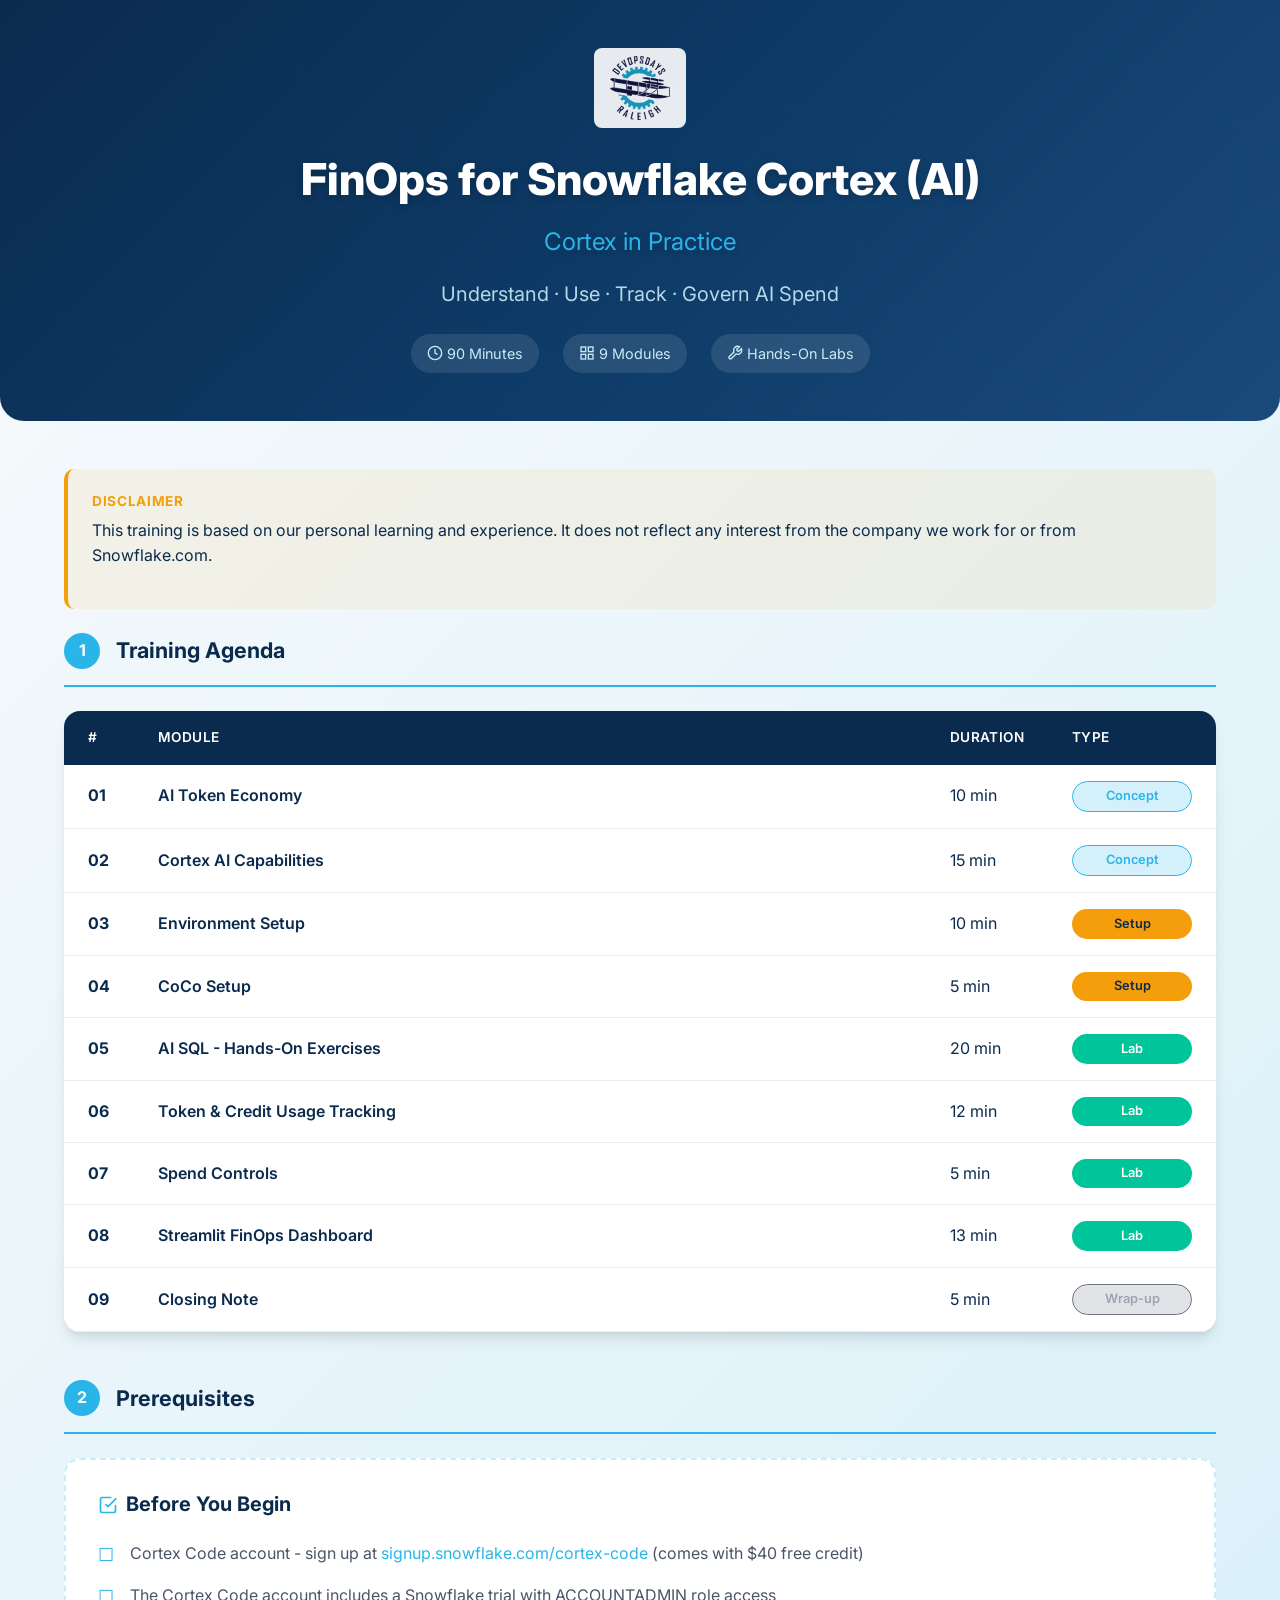
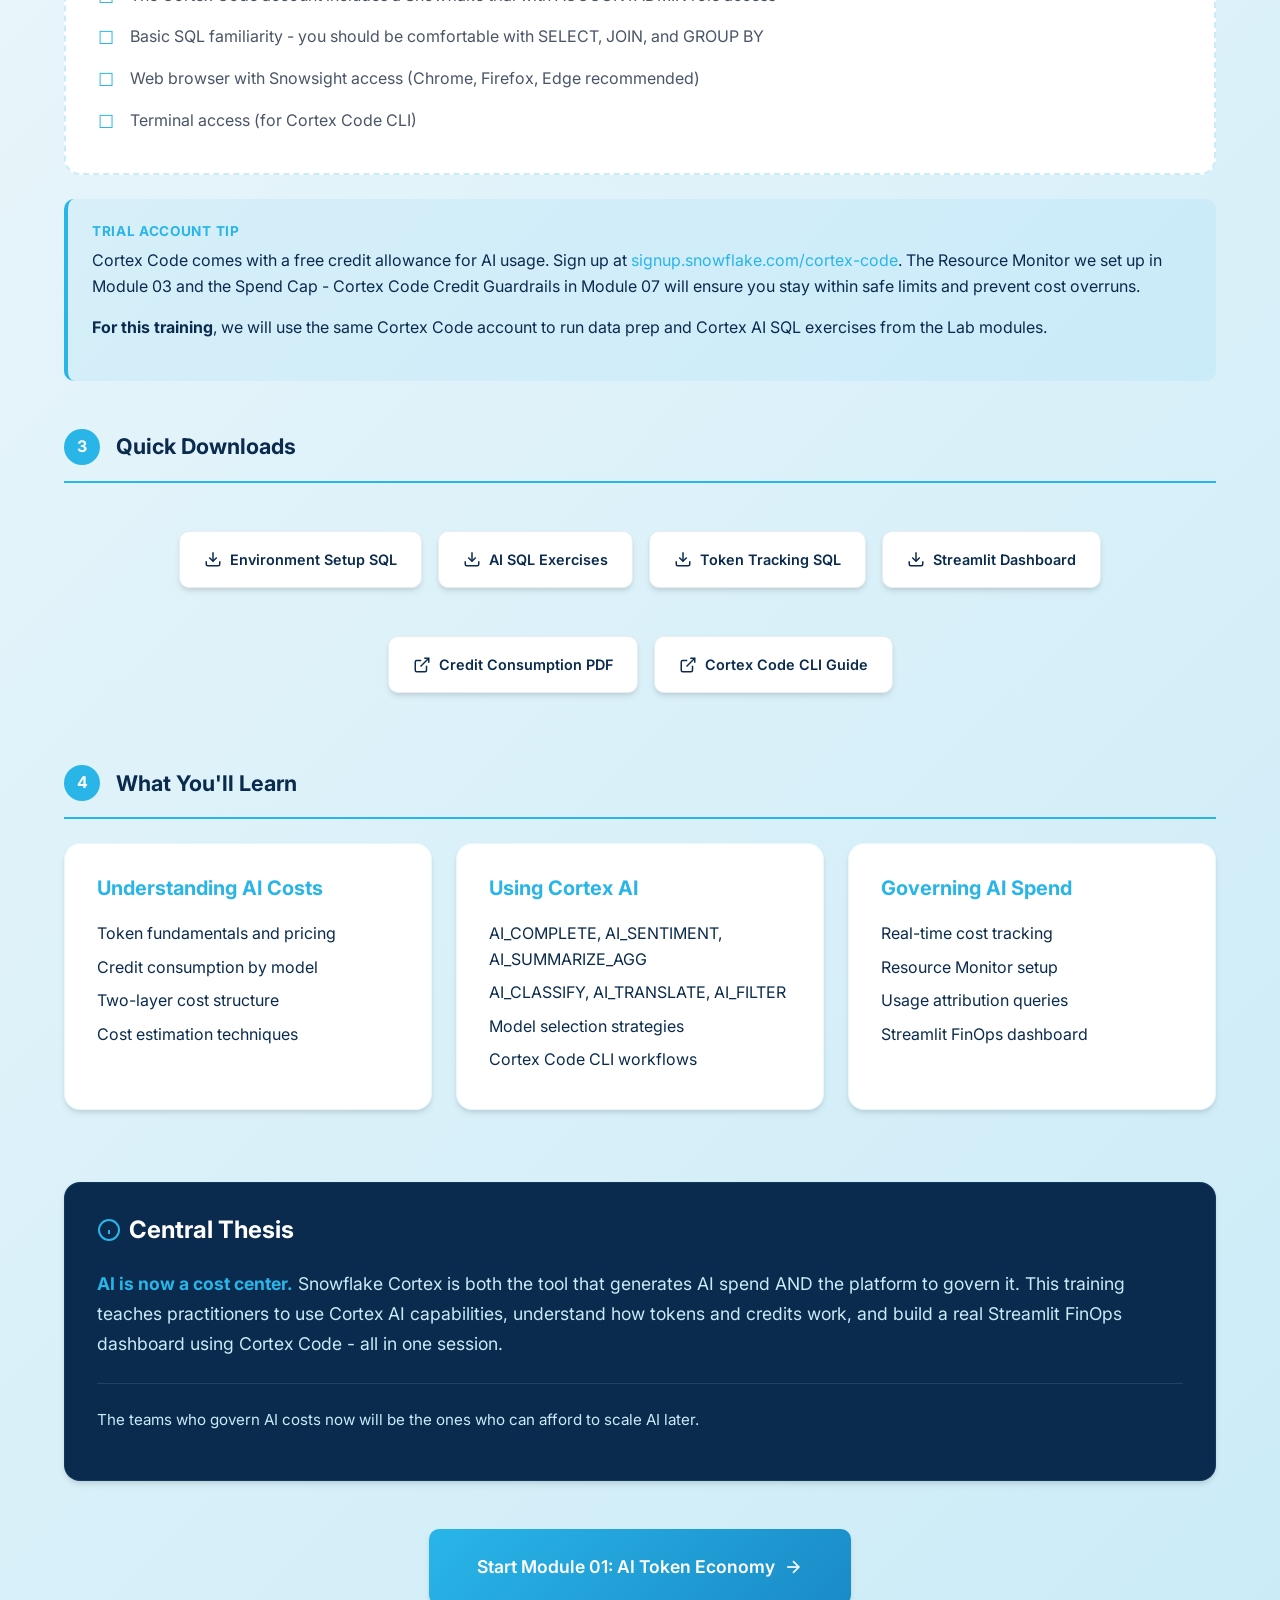
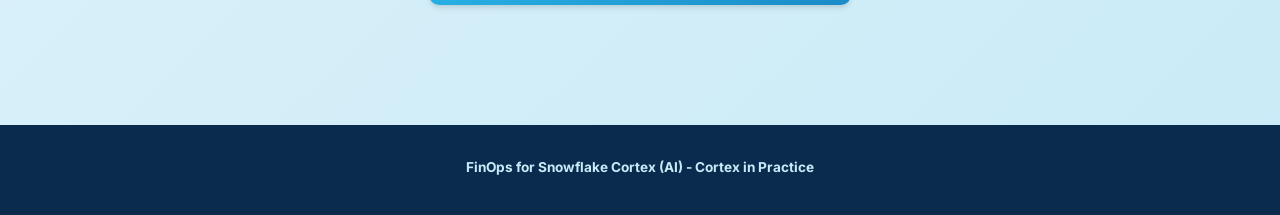
<file: index.html>
<!DOCTYPE html>
<html lang="en">
<head>
  <meta charset="UTF-8">
  <meta name="viewport" content="width=device-width, initial-scale=1.0">
  <title>FinOps for Snowflake Cortex (AI) - Cortex in Practice</title>
  <link rel="stylesheet" href="css/theme.css">
  <link rel="icon" type="image/png" href="icons/CoCo-Training.png">
</head>
<body>
  <!-- ─── Hero Section ─────────────────────────────────────────────────────── -->
  <header class="hero">
    <div class="hero-content">
      <img src="presentation/devopsdays-logo.png" alt="DevOpsDays Raleigh" style="height: 80px; margin-bottom: var(--space-md); background: rgba(255,255,255,0.9); padding: 8px 16px; border-radius: 8px;">
      <h1>FinOps for Snowflake Cortex (AI)<br><span style="font-size: 0.55em; font-weight: 400;">Cortex in Practice</span></h1>
      <p class="hero-subtitle">Understand · Use · Track · Govern AI Spend</p>
      <div class="hero-meta">
        <div class="hero-meta-item">
          <svg width="16" height="16" viewBox="0 0 24 24" fill="none" stroke="currentColor" stroke-width="2">
            <circle cx="12" cy="12" r="10"/>
            <polyline points="12 6 12 12 16 14"/>
          </svg>
          <span>90 Minutes</span>
        </div>
        <div class="hero-meta-item">
          <svg width="16" height="16" viewBox="0 0 24 24" fill="none" stroke="currentColor" stroke-width="2">
            <rect x="3" y="3" width="7" height="7"/>
            <rect x="14" y="3" width="7" height="7"/>
            <rect x="14" y="14" width="7" height="7"/>
            <rect x="3" y="14" width="7" height="7"/>
          </svg>
          <span>9 Modules</span>
        </div>
        <div class="hero-meta-item">
          <svg width="16" height="16" viewBox="0 0 24 24" fill="none" stroke="currentColor" stroke-width="2">
            <path d="M14.7 6.3a1 1 0 0 0 0 1.4l1.6 1.6a1 1 0 0 0 1.4 0l3.77-3.77a6 6 0 0 1-7.94 7.94l-6.91 6.91a2.12 2.12 0 0 1-3-3l6.91-6.91a6 6 0 0 1 7.94-7.94l-3.76 3.76z"/>
          </svg>
          <span>Hands-On Labs</span>
        </div>
      </div>
    </div>
  </header>

  <main class="container">
    <!-- ─── Disclaimer ────────────────────────────────────────────────────────── -->
    <div class="callout warn" style="margin-top: var(--space-lg);">
      <h5>Disclaimer</h5>
      <p>This training is based on our personal learning and experience. It does not reflect any interest from the company we work for or from Snowflake.com.</p>
    </div>

    <!-- ─── Training Agenda ──────────────────────────────────────────────────── -->
    <section class="section">
      <div class="section-header">
        <div class="section-letter">1</div>
        <h2 class="section-title">Training Agenda</h2>
      </div>

      <table class="agenda-table">
        <thead>
          <tr>
            <th style="width: 50px;">#</th>
            <th>Module</th>
            <th style="width: 100px;">Duration</th>
            <th style="width: 120px;">Type</th>
          </tr>
        </thead>
        <tbody>
          <tr>
            <td><strong>01</strong></td>
            <td><a href="modules/01-ai-token-economy.html">AI Token Economy</a></td>
            <td>10 min</td>
            <td><span class="timing-badge concept">Concept</span></td>
          </tr>
          <tr>
            <td><strong>02</strong></td>
            <td><a href="modules/02-cortex-ai-capabilities.html">Cortex AI Capabilities</a></td>
            <td>15 min</td>
            <td><span class="timing-badge concept">Concept</span></td>
          </tr>
          <tr>
            <td><strong>03</strong></td>
            <td><a href="modules/03-environment-setup.html">Environment Setup</a></td>
            <td>10 min</td>
            <td><span class="timing-badge setup">Setup</span></td>
          </tr>
          <tr>
            <td><strong>04</strong></td>
            <td><a href="modules/04-cortex-code-setup.html">CoCo Setup</a></td>
            <td>5 min</td>
            <td><span class="timing-badge setup">Setup</span></td>
          </tr>
          <tr>
            <td><strong>05</strong></td>
            <td><a href="modules/05-ai-sql-hands-on.html">AI SQL - Hands-On Exercises</a></td>
            <td>20 min</td>
            <td><span class="timing-badge lab">Lab</span></td>
          </tr>
          <tr>
            <td><strong>06</strong></td>
            <td><a href="modules/06-token-usage-tracking.html">Token & Credit Usage Tracking</a></td>
            <td>12 min</td>
            <td><span class="timing-badge lab">Lab</span></td>
          </tr>
          <tr>
            <td><strong>07</strong></td>
            <td><a href="modules/07-ai-credits-transition.html">Spend Controls</a></td>
            <td>5 min</td>
            <td><span class="timing-badge lab">Lab</span></td>
          </tr>
          <tr>
            <td><strong>08</strong></td>
            <td><a href="modules/08-streamlit-dashboard.html">Streamlit FinOps Dashboard</a></td>
            <td>13 min</td>
            <td><span class="timing-badge lab">Lab</span></td>
          </tr>
          <tr>
            <td><strong>09</strong></td>
            <td><a href="modules/09-closing-note.html">Closing Note</a></td>
            <td>5 min</td>
            <td><span class="timing-badge wrapup">Wrap-up</span></td>
          </tr>
        </tbody>
      </table>
    </section>

    <!-- ─── Prerequisites ────────────────────────────────────────────────────── -->
    <section class="section">
      <div class="section-header">
        <div class="section-letter">2</div>
        <h2 class="section-title">Prerequisites</h2>
      </div>

      <div class="prerequisite">
        <h4>
          <svg width="20" height="20" viewBox="0 0 24 24" fill="none" stroke="var(--sf-blue)" stroke-width="2">
            <path d="M9 11l3 3L22 4"/>
            <path d="M21 12v7a2 2 0 0 1-2 2H5a2 2 0 0 1-2-2V5a2 2 0 0 1 2-2h11"/>
          </svg>
          Before You Begin
        </h4>
        <ul>
          <li>Cortex Code account - sign up at <a href="https://signup.snowflake.com/cortex-code" target="_blank" rel="noopener" style="color: var(--sf-blue);">signup.snowflake.com/cortex-code</a> (comes with $40 free credit)</li>
          <li>The Cortex Code account includes a Snowflake trial with ACCOUNTADMIN role access</li>
          <li>Basic SQL familiarity - you should be comfortable with SELECT, JOIN, and GROUP BY</li>
          <li>Web browser with Snowsight access (Chrome, Firefox, Edge recommended)</li>
          <li>Terminal access (for Cortex Code CLI)</li>
        </ul>
      </div>

      <div class="callout tip">
        <h5>Trial Account Tip</h5>
        <p>Cortex Code comes with a free credit allowance for AI usage. Sign up at <a href="https://signup.snowflake.com/cortex-code" target="_blank" rel="noopener" style="color: var(--sf-blue);">signup.snowflake.com/cortex-code</a>. The Resource Monitor we set up in Module 03 and the Spend Cap - Cortex Code Credit Guardrails in Module 07 will ensure you stay within safe limits and prevent cost overruns.</p>
        <p style="margin-top: var(--space-sm);"><strong>For this training</strong>, we will use the same Cortex Code account to run data prep and Cortex AI SQL exercises from the Lab modules.</p>
      </div>
    </section>

    <!-- ─── Quick Downloads ──────────────────────────────────────────────────── -->
    <section class="section">
      <div class="section-header">
        <div class="section-letter">3</div>
        <h2 class="section-title">Quick Downloads</h2>
      </div>

      <div class="downloads-bar">
        <a href="sql/04-environment-setup.sql" class="download-btn" target="_blank" rel="noopener">
          <svg width="18" height="18" viewBox="0 0 24 24" fill="none" stroke="currentColor" stroke-width="2">
            <path d="M21 15v4a2 2 0 0 1-2 2H5a2 2 0 0 1-2-2v-4"/>
            <polyline points="7 10 12 15 17 10"/>
            <line x1="12" y1="15" x2="12" y2="3"/>
          </svg>
          Environment Setup SQL
        </a>
        <a href="sql/05-ai-queries.sql" class="download-btn" target="_blank" rel="noopener">
          <svg width="18" height="18" viewBox="0 0 24 24" fill="none" stroke="currentColor" stroke-width="2">
            <path d="M21 15v4a2 2 0 0 1-2 2H5a2 2 0 0 1-2-2v-4"/>
            <polyline points="7 10 12 15 17 10"/>
            <line x1="12" y1="15" x2="12" y2="3"/>
          </svg>
          AI SQL Exercises
        </a>
        <a href="sql/06-token-tracking.sql" class="download-btn" target="_blank" rel="noopener">
          <svg width="18" height="18" viewBox="0 0 24 24" fill="none" stroke="currentColor" stroke-width="2">
            <path d="M21 15v4a2 2 0 0 1-2 2H5a2 2 0 0 1-2-2v-4"/>
            <polyline points="7 10 12 15 17 10"/>
            <line x1="12" y1="15" x2="12" y2="3"/>
          </svg>
          Token Tracking SQL
        </a>
        <a href="sql/07-streamlit-app.py" class="download-btn" target="_blank" rel="noopener">
          <svg width="18" height="18" viewBox="0 0 24 24" fill="none" stroke="currentColor" stroke-width="2">
            <path d="M21 15v4a2 2 0 0 1-2 2H5a2 2 0 0 1-2-2v-4"/>
            <polyline points="7 10 12 15 17 10"/>
            <line x1="12" y1="15" x2="12" y2="3"/>
          </svg>
          Streamlit Dashboard
        </a>
      </div>

      <div class="downloads-bar">
        <a href="https://www.snowflake.com/legal-files/CreditConsumptionTable.pdf" class="download-btn" target="_blank" rel="noopener">
          <svg width="18" height="18" viewBox="0 0 24 24" fill="none" stroke="currentColor" stroke-width="2">
            <path d="M18 13v6a2 2 0 0 1-2 2H5a2 2 0 0 1-2-2V8a2 2 0 0 1 2-2h6"/>
            <polyline points="15 3 21 3 21 9"/>
            <line x1="10" y1="14" x2="21" y2="3"/>
          </svg>
          Credit Consumption PDF
        </a>
        <a href="https://www.snowflake.com/en/developers/guides/getting-started-with-cortex-code-cli/" class="download-btn" target="_blank" rel="noopener">
          <svg width="18" height="18" viewBox="0 0 24 24" fill="none" stroke="currentColor" stroke-width="2">
            <path d="M18 13v6a2 2 0 0 1-2 2H5a2 2 0 0 1-2-2V8a2 2 0 0 1 2-2h6"/>
            <polyline points="15 3 21 3 21 9"/>
            <line x1="10" y1="14" x2="21" y2="3"/>
          </svg>
          Cortex Code CLI Guide
        </a>
      </div>
    </section>

    <!-- ─── Key Concepts ─────────────────────────────────────────────────────── -->
    <section class="section">
      <div class="section-header">
        <div class="section-letter">4</div>
        <h2 class="section-title">What You'll Learn</h2>
      </div>

      <div class="cols three">
        <div class="panel">
          <h4 style="color: var(--sf-blue); margin-bottom: var(--space-md);">Understanding AI Costs</h4>
          <ul style="list-style: none; padding: 0;">
            <li style="padding: var(--space-xs) 0;">Token fundamentals and pricing</li>
            <li style="padding: var(--space-xs) 0;">Credit consumption by model</li>
            <li style="padding: var(--space-xs) 0;">Two-layer cost structure</li>
            <li style="padding: var(--space-xs) 0;">Cost estimation techniques</li>
          </ul>
        </div>
        <div class="panel">
          <h4 style="color: var(--sf-blue); margin-bottom: var(--space-md);">Using Cortex AI</h4>
          <ul style="list-style: none; padding: 0;">
            <li style="padding: var(--space-xs) 0;">AI_COMPLETE, AI_SENTIMENT, AI_SUMMARIZE_AGG</li>
            <li style="padding: var(--space-xs) 0;">AI_CLASSIFY, AI_TRANSLATE, AI_FILTER</li>
            <li style="padding: var(--space-xs) 0;">Model selection strategies</li>
            <li style="padding: var(--space-xs) 0;">Cortex Code CLI workflows</li>
          </ul>
        </div>
        <div class="panel">
          <h4 style="color: var(--sf-blue); margin-bottom: var(--space-md);">Governing AI Spend</h4>
          <ul style="list-style: none; padding: 0;">
            <li style="padding: var(--space-xs) 0;">Real-time cost tracking</li>
            <li style="padding: var(--space-xs) 0;">Resource Monitor setup</li>
            <li style="padding: var(--space-xs) 0;">Usage attribution queries</li>
            <li style="padding: var(--space-xs) 0;">Streamlit FinOps dashboard</li>
          </ul>
        </div>
      </div>
    </section>

    <!-- ─── Central Thesis ───────────────────────────────────────────────────── -->
    <section class="section">
      <div class="panel panel-dark">
        <h3 style="margin-bottom: var(--space-lg); display: flex; align-items: center; gap: var(--space-sm);">
          <svg width="24" height="24" viewBox="0 0 24 24" fill="none" stroke="var(--sf-blue)" stroke-width="2">
            <circle cx="12" cy="12" r="10"/>
            <line x1="12" y1="16" x2="12" y2="12"/>
            <line x1="12" y1="8" x2="12.01" y2="8"/>
          </svg>
          Central Thesis
        </h3>
        <p style="font-size: 1.1rem; line-height: 1.7;">
          <strong style="color: var(--sf-blue);">AI is now a cost center.</strong> Snowflake Cortex is both the tool that generates AI spend AND the platform to govern it. This training teaches practitioners to use Cortex AI capabilities, understand how tokens and credits work, and build a real Streamlit FinOps dashboard using Cortex Code - all in one session.
        </p>
        <div style="margin-top: var(--space-lg); padding-top: var(--space-lg); border-top: 1px solid rgba(255,255,255,0.1);">
          <p style="color: var(--sf-ice); font-size: 0.95rem;">
            The teams who govern AI costs now will be the ones who can afford to scale AI later.
          </p>
        </div>
      </div>
    </section>

    <!-- ─── Get Started ──────────────────────────────────────────────────────── -->
    <section class="section text-center">
      <a href="modules/01-ai-token-economy.html" class="nav-btn next" style="display: inline-flex; font-size: 1.1rem; padding: var(--space-lg) var(--space-2xl);">
        Start Module 01: AI Token Economy
        <svg width="20" height="20" viewBox="0 0 24 24" fill="none" stroke="currentColor" stroke-width="2">
          <line x1="5" y1="12" x2="19" y2="12"/>
          <polyline points="12 5 19 12 12 19"/>
        </svg>
      </a>
    </section>
  </main>

  <!-- ─── Footer ───────────────────────────────────────────────────────────── -->
  <footer class="site-footer">
    <p><strong>FinOps for Snowflake Cortex (AI) - Cortex in Practice</strong></p>
  </footer>

  <script src="js/main.js"></script>
</body>
</html>
</file>
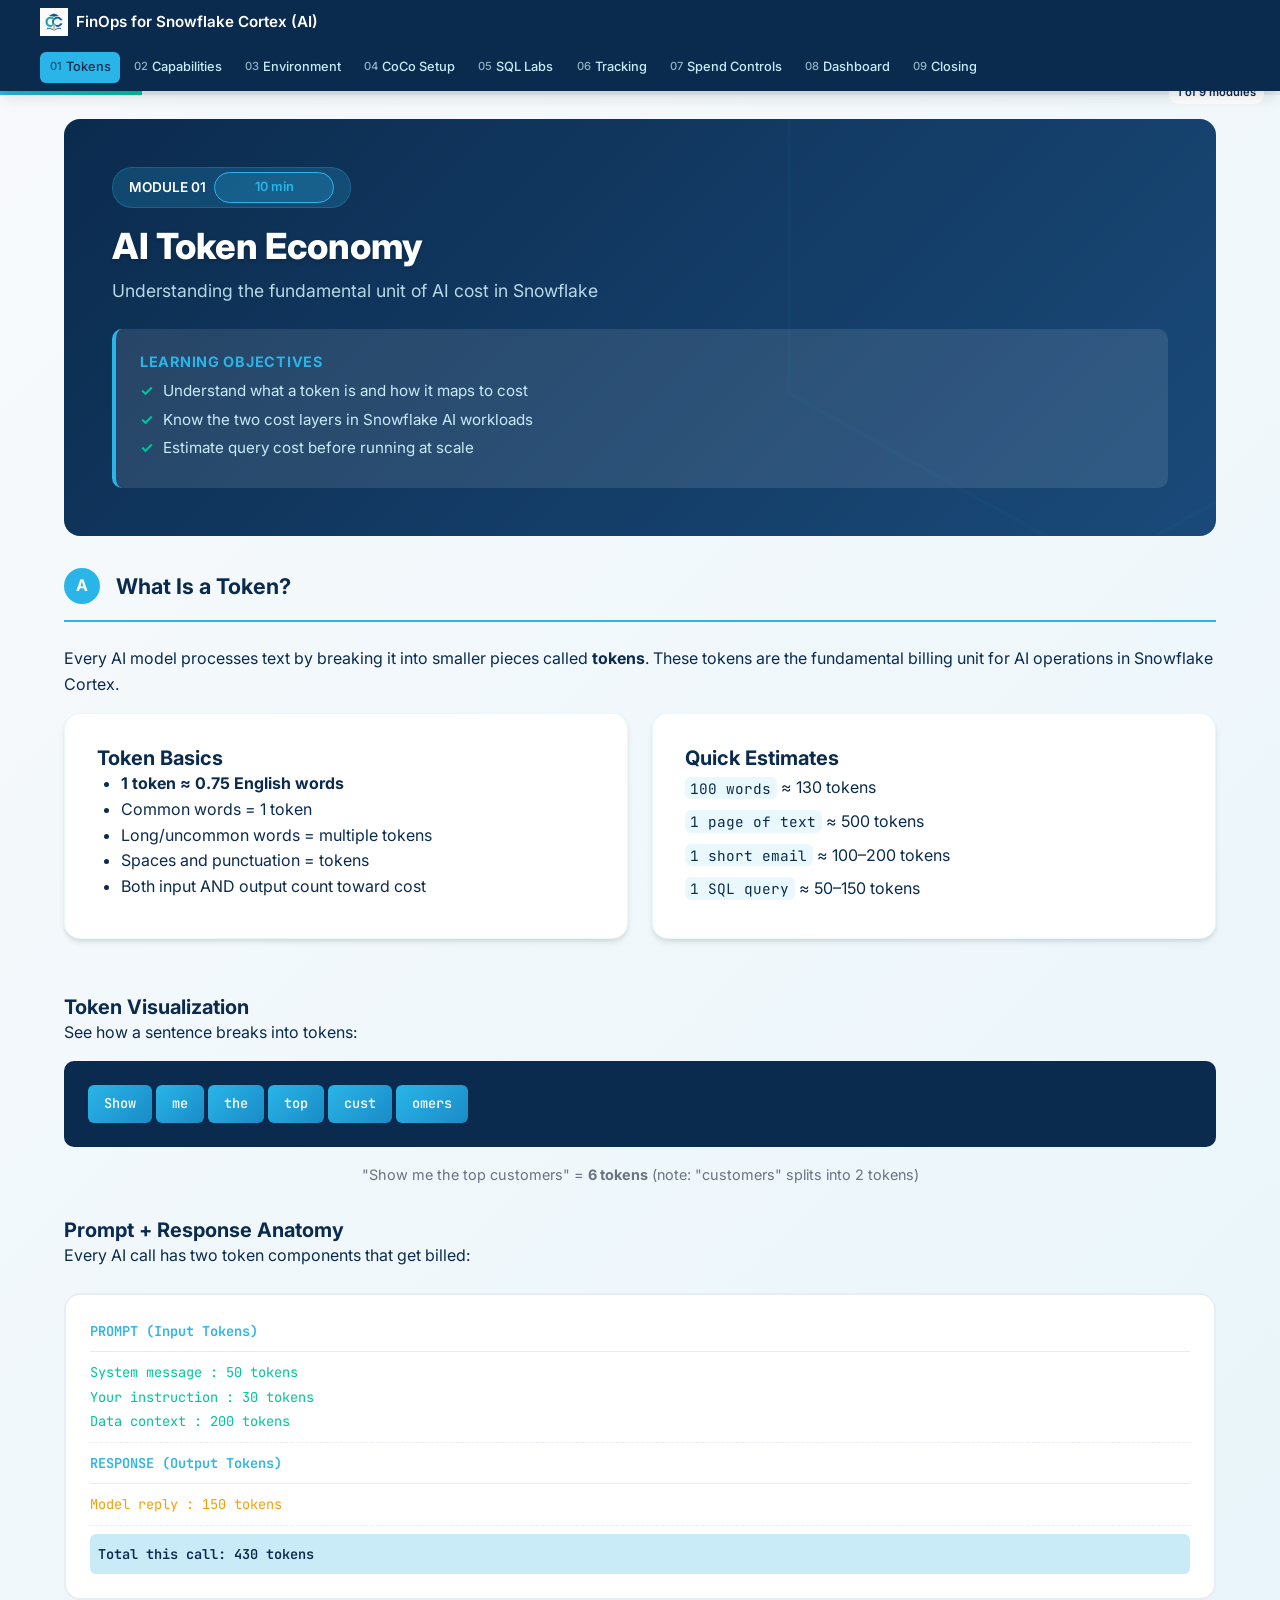
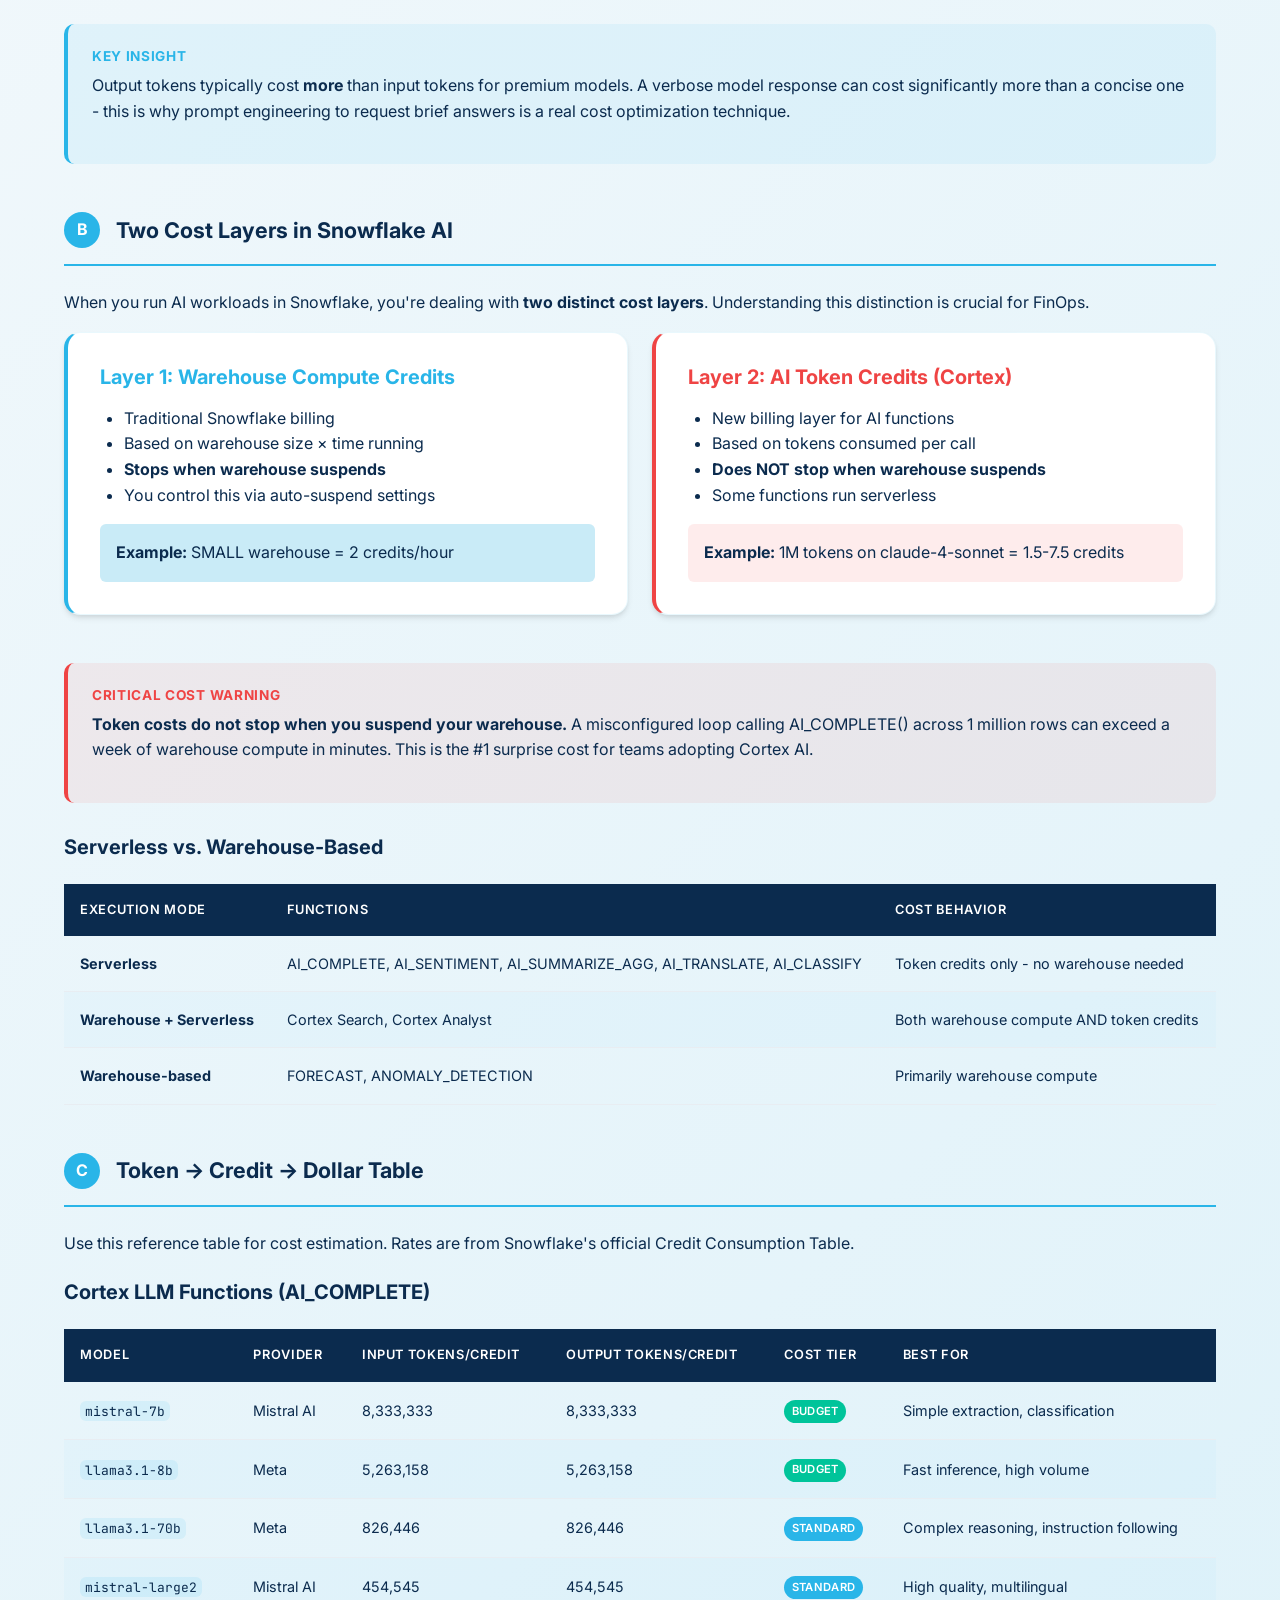
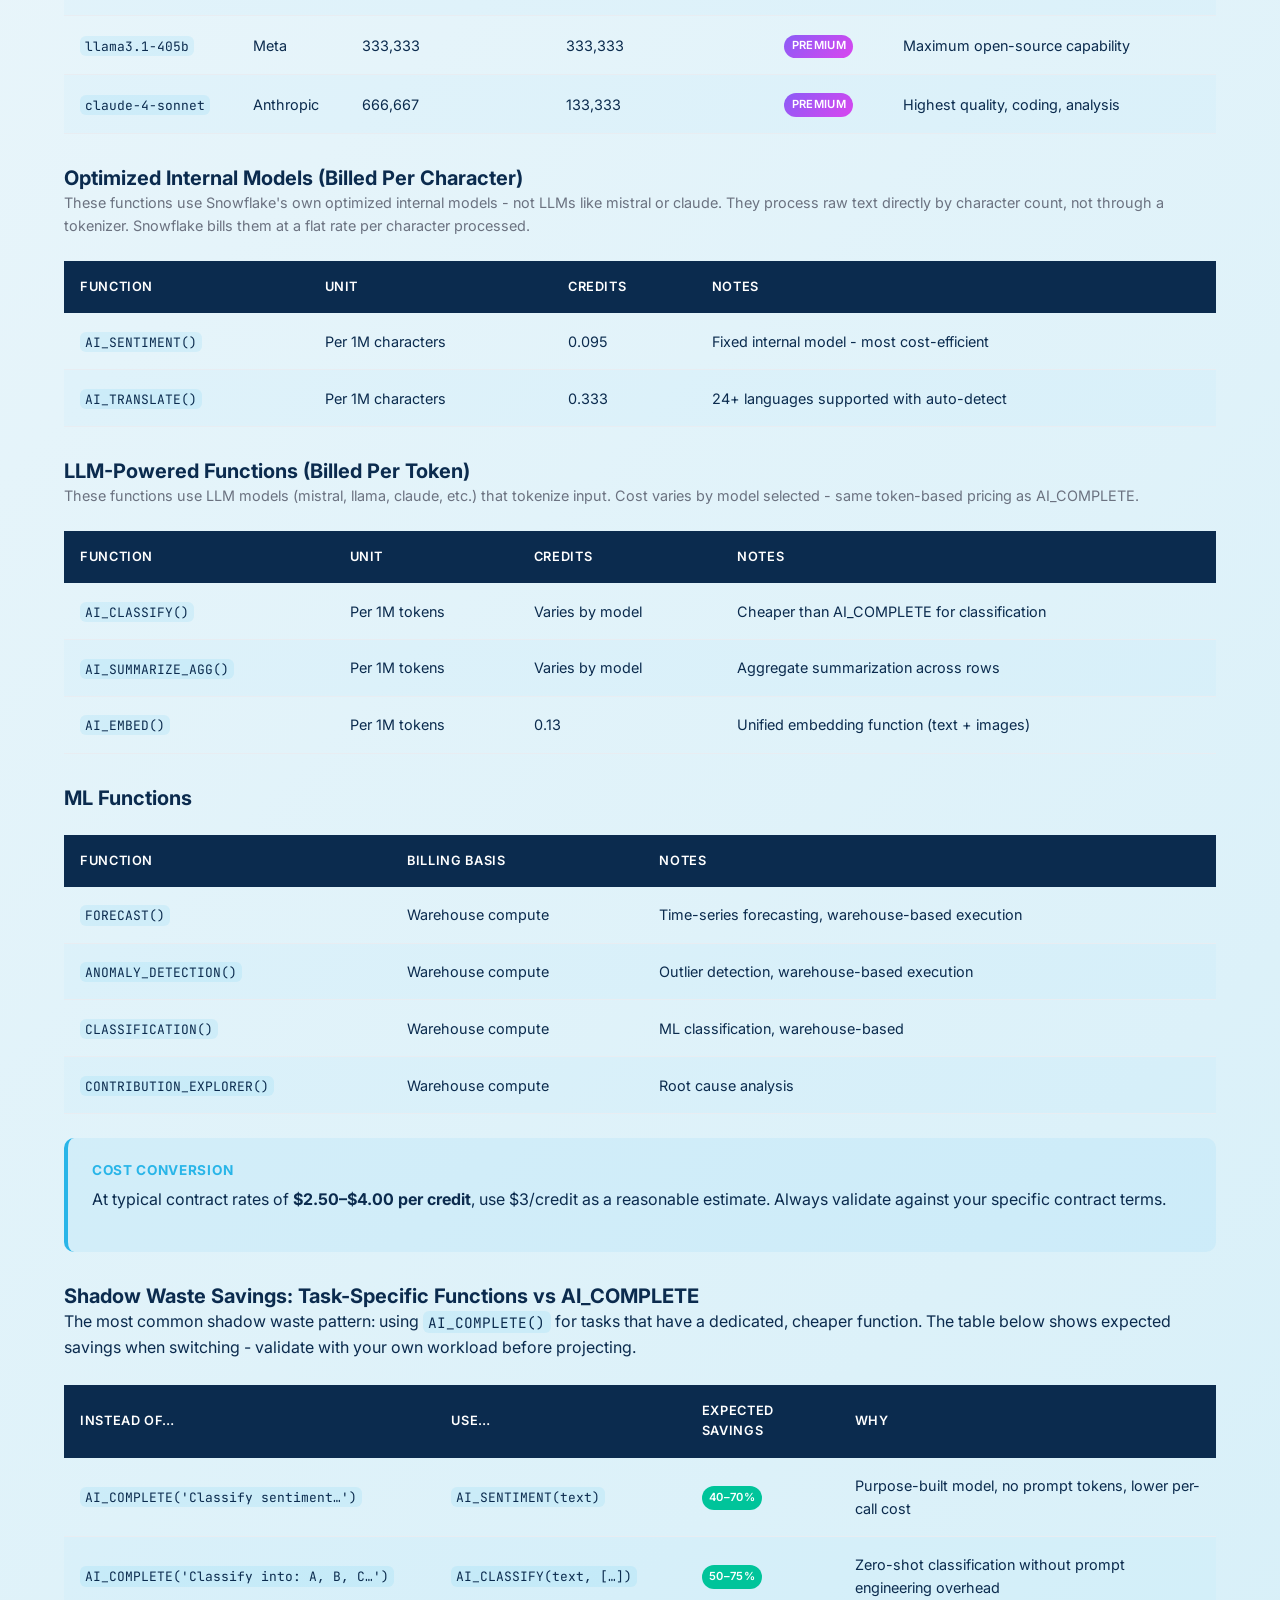
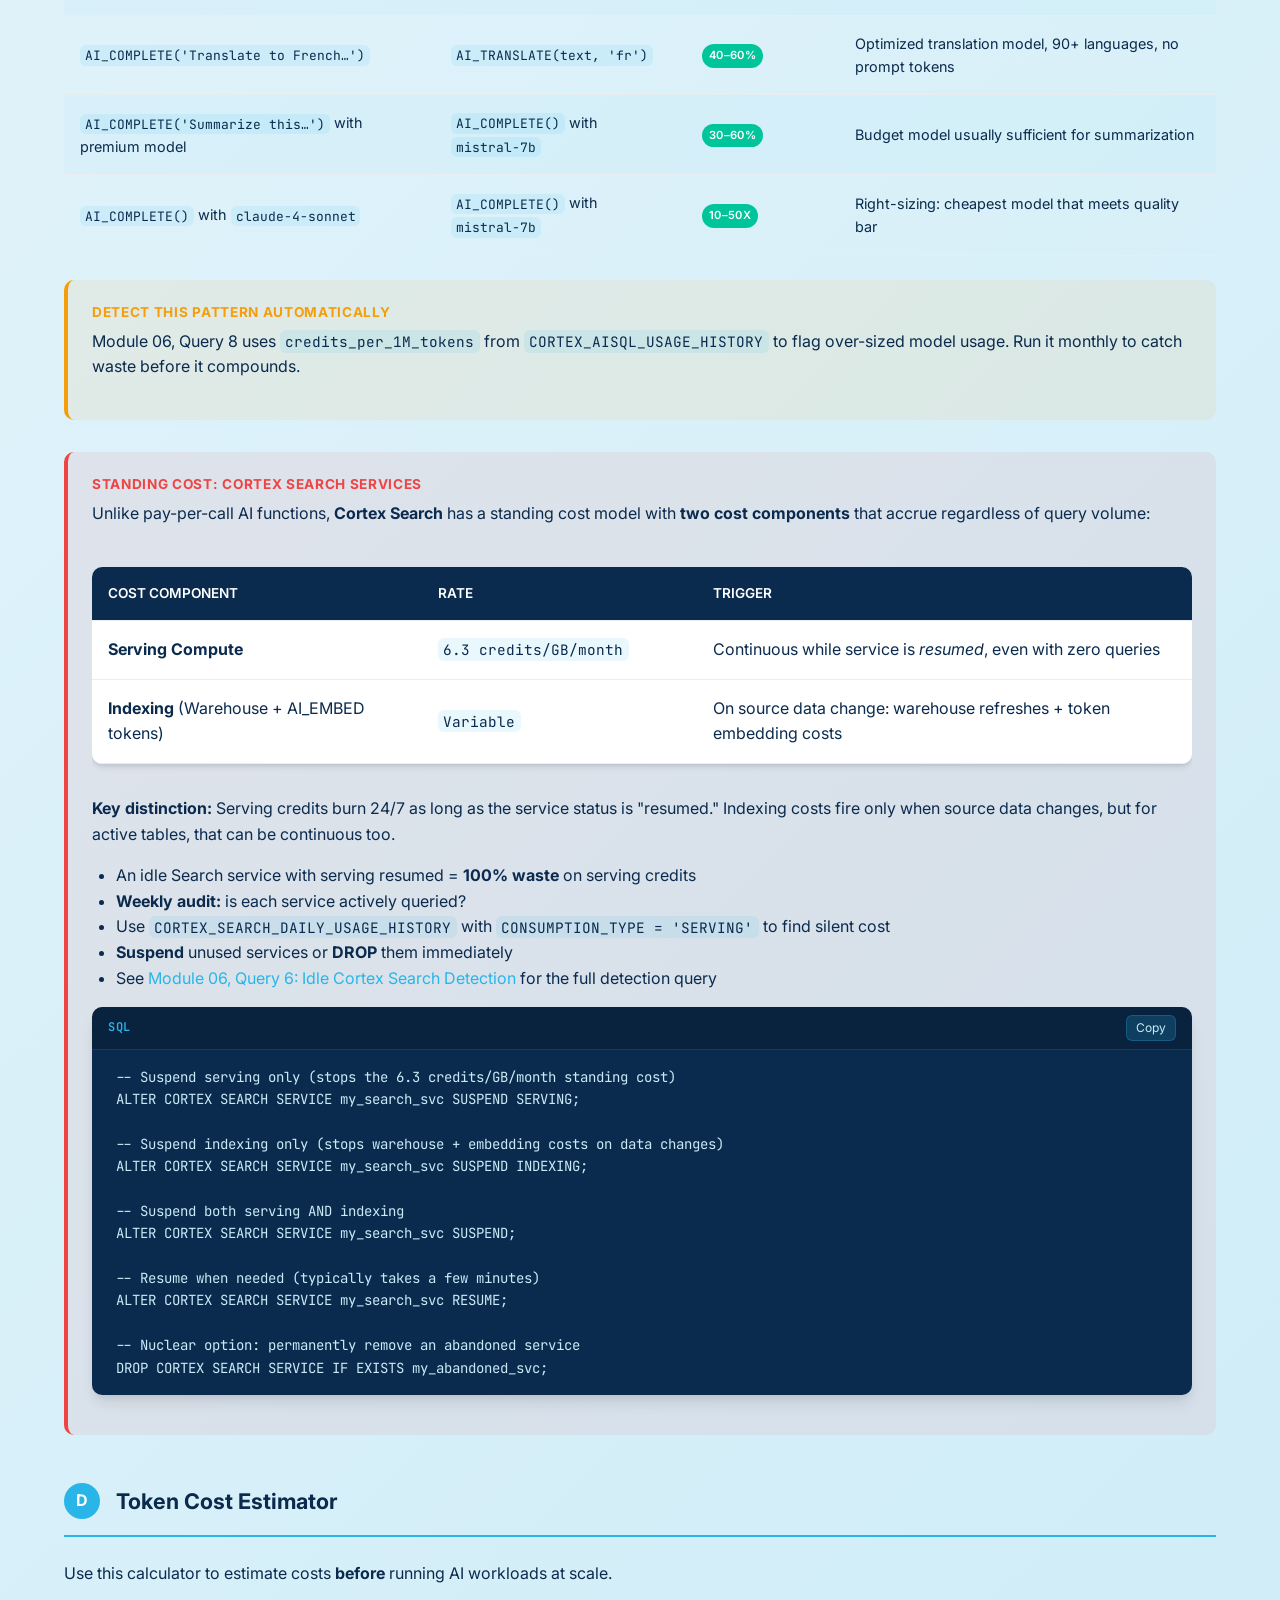
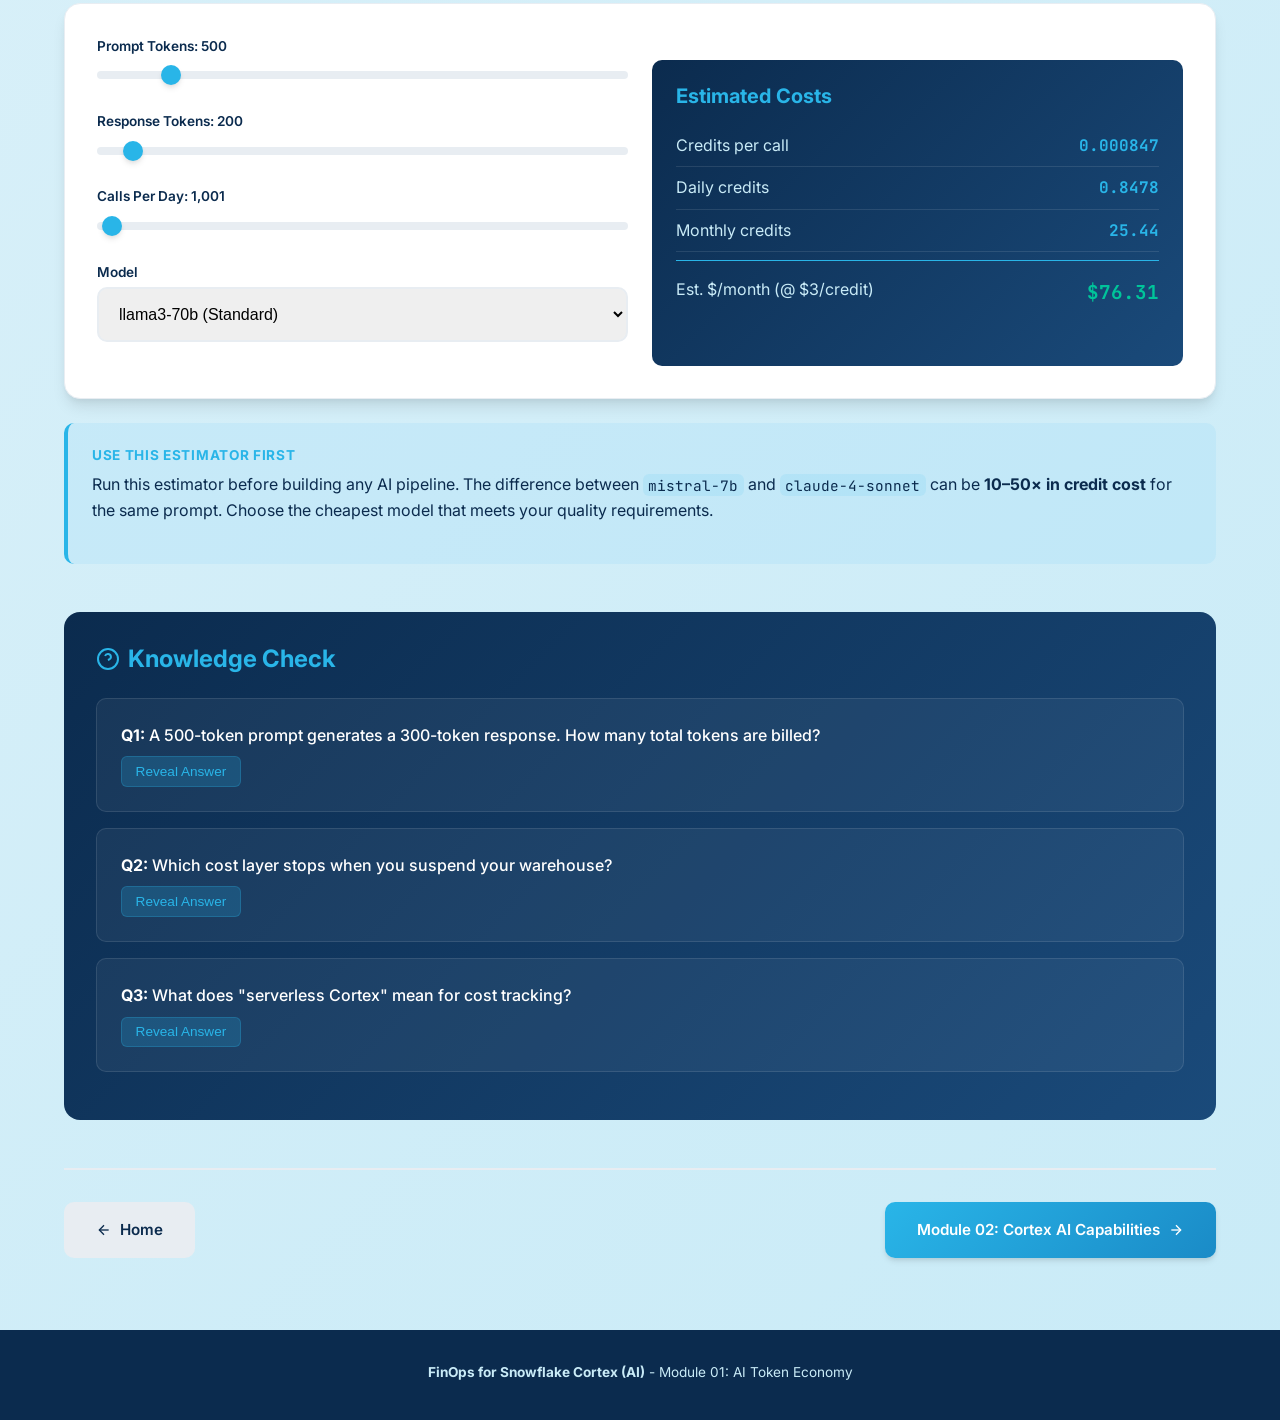
<file: modules/01-ai-token-economy.html>
<!DOCTYPE html>
<html lang="en">
<head>
  <meta charset="UTF-8">
  <meta name="viewport" content="width=device-width, initial-scale=1.0">
  <title>Module 01: AI Token Economy - FinOps for Snowflake Cortex (AI)</title>
  <link rel="stylesheet" href="../css/theme.css">
  <link rel="icon" type="image/png" href="../icons/CoCo-Training.png">
</head>
<body>
  <!-- ─── Top Navigation ───────────────────────────────────────────────────── -->
  <nav class="top-nav">
    <div class="top-nav-inner">
      <a href="../index.html" class="nav-brand">
        <img src="../icons/CoCo-Training.png" alt="CoCo Training" width="28" height="28">
FinOps for Snowflake Cortex (AI)
      </a>
      <div class="nav-modules">
        <a href="01-ai-token-economy.html" class="nav-link active" data-module="01"><span class="num">01</span> Tokens</a>
        <a href="02-cortex-ai-capabilities.html" class="nav-link" data-module="02"><span class="num">02</span> Capabilities</a>
        <a href="03-environment-setup.html" class="nav-link" data-module="03"><span class="num">03</span> Environment</a>
        <a href="04-cortex-code-setup.html" class="nav-link" data-module="04"><span class="num">04</span> CoCo Setup</a>
        <a href="05-ai-sql-hands-on.html" class="nav-link" data-module="05"><span class="num">05</span> SQL Labs</a>
        <a href="06-token-usage-tracking.html" class="nav-link" data-module="06"><span class="num">06</span> Tracking</a>
        <a href="07-ai-credits-transition.html" class="nav-link" data-module="07"><span class="num">07</span> Spend Controls</a>
        <a href="08-streamlit-dashboard.html" class="nav-link" data-module="08"><span class="num">08</span> Dashboard</a>
        <a href="09-closing-note.html" class="nav-link" data-module="09"><span class="num">09</span> Closing</a>
      </div>
    </div>
  </nav>

  <!-- ─── Progress Bar ─────────────────────────────────────────────────────── -->
  <div class="progress-bar">
    <div class="progress-bar-fill" style="width: 11.1%;"></div>
    <span class="progress-text">1 of 9</span>
  </div>

  <main class="container">
    <!-- ─── Module Header ──────────────────────────────────────────────────── -->
    <header class="module-header">
      <div class="module-number">
        <span>MODULE 01</span>
        <span class="timing-badge concept">10 min</span>
      </div>
      <h1 class="module-title">AI Token Economy</h1>
      <p class="module-subtitle">Understanding the fundamental unit of AI cost in Snowflake</p>
      
      <div class="learning-objectives">
        <h4>Learning Objectives</h4>
        <ul>
          <li>Understand what a token is and how it maps to cost</li>
          <li>Know the two cost layers in Snowflake AI workloads</li>
          <li>Estimate query cost before running at scale</li>
        </ul>
      </div>
    </header>

    <!-- ─── Section A: What Is a Token? ────────────────────────────────────── -->
    <section class="section">
      <div class="section-header">
        <div class="section-letter">A</div>
        <h2 class="section-title">What Is a Token?</h2>
      </div>

      <p>Every AI model processes text by breaking it into smaller pieces called <strong>tokens</strong>. These tokens are the fundamental billing unit for AI operations in Snowflake Cortex.</p>

      <div class="cols two">
        <div class="panel">
          <h4>Token Basics</h4>
          <ul style="list-style: disc; padding-left: 1.5rem;">
            <li><strong>1 token ≈ 0.75 English words</strong></li>
            <li>Common words = 1 token</li>
            <li>Long/uncommon words = multiple tokens</li>
            <li>Spaces and punctuation = tokens</li>
            <li>Both input AND output count toward cost</li>
          </ul>
        </div>
        <div class="panel">
          <h4>Quick Estimates</h4>
          <ul style="list-style: none; padding: 0;">
            <li style="padding: var(--space-xs) 0;"><code>100 words</code> ≈ 130 tokens</li>
            <li style="padding: var(--space-xs) 0;"><code>1 page of text</code> ≈ 500 tokens</li>
            <li style="padding: var(--space-xs) 0;"><code>1 short email</code> ≈ 100–200 tokens</li>
            <li style="padding: var(--space-xs) 0;"><code>1 SQL query</code> ≈ 50–150 tokens</li>
          </ul>
        </div>
      </div>

      <h4 style="margin-top: var(--space-xl);">Token Visualization</h4>
      <p>See how a sentence breaks into tokens:</p>

      <div class="token-visual">
        <div class="token-block">Show</div>
        <div class="token-block">me</div>
        <div class="token-block">the</div>
        <div class="token-block">top</div>
        <div class="token-block">cust</div>
        <div class="token-block">omers</div>
      </div>
      <p class="text-center" style="color: #6b7280; font-size: 0.9rem; margin-top: var(--space-sm);">
        "Show me the top customers" = <strong>6 tokens</strong> (note: "customers" splits into 2 tokens)
      </p>

      <h4 style="margin-top: var(--space-xl);">Prompt + Response Anatomy</h4>
      <p>Every AI call has two token components that get billed:</p>

      <div class="cost-diagram">
        <div class="header">PROMPT (Input Tokens)</div>
        <div class="input">System message    : 50 tokens</div>
        <div class="input">Your instruction  : 30 tokens</div>
        <div class="input">Data context      : 200 tokens</div>
        <div class="divider"></div>
        <div class="header">RESPONSE (Output Tokens)</div>
        <div class="output">Model reply       : 150 tokens</div>
        <div class="divider"></div>
        <div class="total">Total this call: 430 tokens</div>
      </div>

      <div class="callout tip">
        <h5>Key Insight</h5>
        <p>Output tokens typically cost <strong>more</strong> than input tokens for premium models. A verbose model response can cost significantly more than a concise one - this is why prompt engineering to request brief answers is a real cost optimization technique.</p>
      </div>
    </section>

    <!-- ─── Section B: Two Cost Layers ─────────────────────────────────────── -->
    <section class="section">
      <div class="section-header">
        <div class="section-letter">B</div>
        <h2 class="section-title">Two Cost Layers in Snowflake AI</h2>
      </div>

      <p>When you run AI workloads in Snowflake, you're dealing with <strong>two distinct cost layers</strong>. Understanding this distinction is crucial for FinOps.</p>

      <div class="cols two">
        <div class="panel" style="border-left: 4px solid var(--sf-blue);">
          <h4 style="color: var(--sf-blue);">Layer 1: Warehouse Compute Credits</h4>
          <ul style="list-style: disc; padding-left: 1.5rem; margin-top: var(--space-md);">
            <li>Traditional Snowflake billing</li>
            <li>Based on warehouse size × time running</li>
            <li><strong>Stops when warehouse suspends</strong></li>
            <li>You control this via auto-suspend settings</li>
          </ul>
          <div style="margin-top: var(--space-md); padding: var(--space-md); background: var(--sf-ice); border-radius: var(--radius-sm);">
            <strong>Example:</strong> SMALL warehouse = 2 credits/hour
          </div>
        </div>
        <div class="panel" style="border-left: 4px solid var(--sf-danger);">
          <h4 style="color: var(--sf-danger);">Layer 2: AI Token Credits (Cortex)</h4>
          <ul style="list-style: disc; padding-left: 1.5rem; margin-top: var(--space-md);">
            <li>New billing layer for AI functions</li>
            <li>Based on tokens consumed per call</li>
            <li><strong>Does NOT stop when warehouse suspends</strong></li>
            <li>Some functions run serverless</li>
          </ul>
          <div style="margin-top: var(--space-md); padding: var(--space-md); background: rgba(239, 68, 68, 0.1); border-radius: var(--radius-sm);">
            <strong>Example:</strong> 1M tokens on claude-4-sonnet = 1.5-7.5 credits
          </div>
        </div>
      </div>

      <div class="callout cost">
        <h5>Critical Cost Warning</h5>
        <p><strong>Token costs do not stop when you suspend your warehouse.</strong> A misconfigured loop calling AI_COMPLETE() across 1 million rows can exceed a week of warehouse compute in minutes. This is the #1 surprise cost for teams adopting Cortex AI.</p>
      </div>

      <h4 style="margin-top: var(--space-xl);">Serverless vs. Warehouse-Based</h4>
      <table class="cost-table">
        <thead>
          <tr>
            <th>Execution Mode</th>
            <th>Functions</th>
            <th>Cost Behavior</th>
          </tr>
        </thead>
        <tbody>
          <tr>
            <td><strong>Serverless</strong></td>
            <td>AI_COMPLETE, AI_SENTIMENT, AI_SUMMARIZE_AGG, AI_TRANSLATE, AI_CLASSIFY</td>
            <td>Token credits only - no warehouse needed</td>
          </tr>
          <tr>
            <td><strong>Warehouse + Serverless</strong></td>
            <td>Cortex Search, Cortex Analyst</td>
            <td>Both warehouse compute AND token credits</td>
          </tr>
          <tr>
            <td><strong>Warehouse-based</strong></td>
            <td>FORECAST, ANOMALY_DETECTION</td>
            <td>Primarily warehouse compute</td>
          </tr>
        </tbody>
      </table>
    </section>

    <!-- ─── Section C: Token → Credit → Dollar ─────────────────────────────── -->
    <section class="section">
      <div class="section-header">
        <div class="section-letter">C</div>
        <h2 class="section-title">Token → Credit → Dollar Table</h2>
      </div>

      <p>Use this reference table for cost estimation. Rates are from Snowflake's official Credit Consumption Table.</p>

      <h4 style="margin-top: var(--space-lg);">Cortex LLM Functions (AI_COMPLETE)</h4>
      <table class="cost-table">
        <thead>
          <tr>
            <th>Model</th>
            <th>Provider</th>
            <th>Input Tokens/Credit</th>
            <th>Output Tokens/Credit</th>
            <th>Cost Tier</th>
            <th>Best For</th>
          </tr>
        </thead>
        <tbody>
          <tr class="budget-row">
            <td><code>mistral-7b</code></td>
            <td>Mistral AI</td>
            <td>8,333,333</td>
            <td>8,333,333</td>
            <td><span class="badge budget">Budget</span></td>
            <td>Simple extraction, classification</td>
          </tr>
          <tr class="budget-row">
            <td><code>llama3.1-8b</code></td>
            <td>Meta</td>
            <td>5,263,158</td>
            <td>5,263,158</td>
            <td><span class="badge budget">Budget</span></td>
            <td>Fast inference, high volume</td>
          </tr>
          <tr class="standard-row">
            <td><code>llama3.1-70b</code></td>
            <td>Meta</td>
            <td>826,446</td>
            <td>826,446</td>
            <td><span class="badge standard">Standard</span></td>
            <td>Complex reasoning, instruction following</td>
          </tr>
          <tr class="standard-row">
            <td><code>mistral-large2</code></td>
            <td>Mistral AI</td>
            <td>454,545</td>
            <td>454,545</td>
            <td><span class="badge standard">Standard</span></td>
            <td>High quality, multilingual</td>
          </tr>
          <tr class="premium-row">
            <td><code>llama3.1-405b</code></td>
            <td>Meta</td>
            <td>333,333</td>
            <td>333,333</td>
            <td><span class="badge premium">Premium</span></td>
            <td>Maximum open-source capability</td>
          </tr>
          <tr class="premium-row">
            <td><code>claude-4-sonnet</code></td>
            <td>Anthropic</td>
            <td>666,667</td>
            <td>133,333</td>
            <td><span class="badge premium">Premium</span></td>
            <td>Highest quality, coding, analysis</td>
          </tr>
        </tbody>
      </table>

      <h4 style="margin-top: var(--space-xl);">Optimized Internal Models (Billed Per Character)</h4>
      <p style="color: #6b7280; font-size: 0.9rem; margin-bottom: var(--space-md);">These functions use Snowflake's own optimized internal models - not LLMs like mistral or claude. They process raw text directly by character count, not through a tokenizer. Snowflake bills them at a flat rate per character processed.</p>
      <table class="cost-table">
        <thead>
          <tr>
            <th>Function</th>
            <th>Unit</th>
            <th>Credits</th>
            <th>Notes</th>
          </tr>
        </thead>
        <tbody>
          <tr>
            <td><code>AI_SENTIMENT()</code></td>
            <td>Per 1M characters</td>
            <td>0.095</td>
            <td>Fixed internal model - most cost-efficient</td>
          </tr>
          <tr>
            <td><code>AI_TRANSLATE()</code></td>
            <td>Per 1M characters</td>
            <td>0.333</td>
            <td>24+ languages supported with auto-detect</td>
          </tr>
        </tbody>
      </table>

      <h4 style="margin-top: var(--space-xl);">LLM-Powered Functions (Billed Per Token)</h4>
      <p style="color: #6b7280; font-size: 0.9rem; margin-bottom: var(--space-md);">These functions use LLM models (mistral, llama, claude, etc.) that tokenize input. Cost varies by model selected - same token-based pricing as AI_COMPLETE.</p>
      <table class="cost-table">
        <thead>
          <tr>
            <th>Function</th>
            <th>Unit</th>
            <th>Credits</th>
            <th>Notes</th>
          </tr>
        </thead>
        <tbody>
          <tr>
            <td><code>AI_CLASSIFY()</code></td>
            <td>Per 1M tokens</td>
            <td>Varies by model</td>
            <td>Cheaper than AI_COMPLETE for classification</td>
          </tr>
          <tr>
            <td><code>AI_SUMMARIZE_AGG()</code></td>
            <td>Per 1M tokens</td>
            <td>Varies by model</td>
            <td>Aggregate summarization across rows</td>
          </tr>
          <tr>
            <td><code>AI_EMBED()</code></td>
            <td>Per 1M tokens</td>
            <td>0.13</td>
            <td>Unified embedding function (text + images)</td>
          </tr>
        </tbody>
      </table>

      <h4 style="margin-top: var(--space-xl);">ML Functions</h4>
      <table class="cost-table">
        <thead>
          <tr>
            <th>Function</th>
            <th>Billing Basis</th>
            <th>Notes</th>
          </tr>
        </thead>
        <tbody>
          <tr>
            <td><code>FORECAST()</code></td>
            <td>Warehouse compute</td>
            <td>Time-series forecasting, warehouse-based execution</td>
          </tr>
          <tr>
            <td><code>ANOMALY_DETECTION()</code></td>
            <td>Warehouse compute</td>
            <td>Outlier detection, warehouse-based execution</td>
          </tr>
          <tr>
            <td><code>CLASSIFICATION()</code></td>
            <td>Warehouse compute</td>
            <td>ML classification, warehouse-based</td>
          </tr>
          <tr>
            <td><code>CONTRIBUTION_EXPLORER()</code></td>
            <td>Warehouse compute</td>
            <td>Root cause analysis</td>
          </tr>
        </tbody>
      </table>

      <div class="callout tip">
        <h5>Cost Conversion</h5>
        <p>At typical contract rates of <strong>$2.50–$4.00 per credit</strong>, use $3/credit as a reasonable estimate. Always validate against your specific contract terms.</p>
      </div>

      <h4 style="margin-top: var(--space-xl);">Shadow Waste Savings: Task-Specific Functions vs AI_COMPLETE</h4>
      <p>The most common shadow waste pattern: using <code>AI_COMPLETE()</code> for tasks that have a dedicated, cheaper function. The table below shows expected savings when switching - validate with your own workload before projecting.</p>

      <table class="cost-table">
        <thead>
          <tr>
            <th>Instead of&hellip;</th>
            <th>Use&hellip;</th>
            <th>Expected Savings</th>
            <th>Why</th>
          </tr>
        </thead>
        <tbody>
          <tr>
            <td><code>AI_COMPLETE('Classify sentiment&hellip;')</code></td>
            <td><code>AI_SENTIMENT(text)</code></td>
            <td><span class="badge good" style="background: var(--sf-good); color: #fff;">40–70%</span></td>
            <td>Purpose-built model, no prompt tokens, lower per-call cost</td>
          </tr>
          <tr>
            <td><code>AI_COMPLETE('Classify into: A, B, C&hellip;')</code></td>
            <td><code>AI_CLASSIFY(text, [&hellip;])</code></td>
            <td><span class="badge good" style="background: var(--sf-good); color: #fff;">50–75%</span></td>
            <td>Zero-shot classification without prompt engineering overhead</td>
          </tr>
          <tr>
            <td><code>AI_COMPLETE('Translate to French&hellip;')</code></td>
            <td><code>AI_TRANSLATE(text, 'fr')</code></td>
            <td><span class="badge good" style="background: var(--sf-good); color: #fff;">40–60%</span></td>
            <td>Optimized translation model, 90+ languages, no prompt tokens</td>
          </tr>
          <tr>
            <td><code>AI_COMPLETE('Summarize this&hellip;')</code> with premium model</td>
            <td><code>AI_COMPLETE()</code> with <code>mistral-7b</code></td>
            <td><span class="badge good" style="background: var(--sf-good); color: #fff;">30–60%</span></td>
            <td>Budget model usually sufficient for summarization</td>
          </tr>
          <tr>
            <td><code>AI_COMPLETE()</code> with <code>claude-4-sonnet</code></td>
            <td><code>AI_COMPLETE()</code> with <code>mistral-7b</code></td>
            <td><span class="badge good" style="background: var(--sf-good); color: #fff;">10–50x</span></td>
            <td>Right-sizing: cheapest model that meets quality bar</td>
          </tr>
        </tbody>
      </table>

      <div class="callout warn" style="margin-top: var(--space-md);">
        <h5>Detect This Pattern Automatically</h5>
        <p>Module 06, Query 8 uses <code>credits_per_1M_tokens</code> from <code>CORTEX_AISQL_USAGE_HISTORY</code> to flag over-sized model usage. Run it monthly to catch waste before it compounds.</p>
      </div>

      <div class="callout cost" style="margin-top: var(--space-xl);">
        <h5>Standing Cost: Cortex Search Services</h5>
        <p>Unlike pay-per-call AI functions, <strong>Cortex Search</strong> has a standing cost model with <strong>two cost components</strong> that accrue regardless of query volume:</p>

        <div style="overflow-x: auto;">
          <table class="comparison-table" style="min-width: 600px;">
            <thead>
              <tr>
                <th style="width: 30%;">Cost Component</th>
                <th style="width: 25%;">Rate</th>
                <th style="width: 45%;">Trigger</th>
              </tr>
            </thead>
            <tbody>
              <tr>
                <td><strong>Serving Compute</strong></td>
                <td><code>6.3 credits/GB/month</code></td>
                <td>Continuous while service is <em>resumed</em>, even with zero queries</td>
              </tr>
              <tr>
                <td><strong>Indexing</strong> (Warehouse + AI_EMBED tokens)</td>
                <td><code>Variable</code></td>
                <td>On source data change: warehouse refreshes + token embedding costs</td>
              </tr>
            </tbody>
          </table>
        </div>

        <p style="margin-top: var(--space-sm);"><strong>Key distinction:</strong> Serving credits burn 24/7 as long as the service status is "resumed." Indexing costs fire only when source data changes, but for active tables, that can be continuous too.</p>

        <ul style="list-style: disc; padding-left: 1.5rem; margin-top: var(--space-sm);">
          <li>An idle Search service with serving resumed = <strong>100% waste</strong> on serving credits</li>
          <li><strong>Weekly audit:</strong> is each service actively queried?</li>
          <li>Use <code>CORTEX_SEARCH_DAILY_USAGE_HISTORY</code> with <code>CONSUMPTION_TYPE = 'SERVING'</code> to find silent cost</li>
          <li><strong>Suspend</strong> unused services or <strong>DROP</strong> them immediately</li>
          <li>See <a href="06-token-usage-tracking.html#query-6">Module 06, Query 6: Idle Cortex Search Detection</a> for the full detection query</li>
        </ul>

        <div class="code-block" style="margin-top: var(--space-md);">
          <div class="code-header">
            <span class="code-lang">SQL</span>
            <button class="copy-btn"><span>Copy</span></button>
          </div>
          <div class="code-content">
            <pre>-- Suspend serving only (stops the 6.3 credits/GB/month standing cost)
ALTER CORTEX SEARCH SERVICE my_search_svc SUSPEND SERVING;

-- Suspend indexing only (stops warehouse + embedding costs on data changes)
ALTER CORTEX SEARCH SERVICE my_search_svc SUSPEND INDEXING;

-- Suspend both serving AND indexing
ALTER CORTEX SEARCH SERVICE my_search_svc SUSPEND;

-- Resume when needed (typically takes a few minutes)
ALTER CORTEX SEARCH SERVICE my_search_svc RESUME;

-- Nuclear option: permanently remove an abandoned service
DROP CORTEX SEARCH SERVICE IF EXISTS my_abandoned_svc;</pre>
          </div>
        </div>
      </div>
    </section>

    <!-- ─── Section D: Token Cost Estimator ────────────────────────────────── -->
    <section class="section">
      <div class="section-header">
        <div class="section-letter">D</div>
        <h2 class="section-title">Token Cost Estimator</h2>
      </div>

      <p>Use this calculator to estimate costs <strong>before</strong> running AI workloads at scale.</p>

      <div class="calculator" id="token-calculator">
        <div class="cols two">
          <div>
            <div class="calculator-row">
              <label class="calculator-label">
                Prompt Tokens: <span id="prompt-value">500</span>
              </label>
              <input type="range" class="calculator-slider" id="calc-prompt-tokens" min="0" max="4000" value="500" step="50">
            </div>

            <div class="calculator-row">
              <label class="calculator-label">
                Response Tokens: <span id="response-value">200</span>
              </label>
              <input type="range" class="calculator-slider" id="calc-response-tokens" min="0" max="4000" value="200" step="50">
            </div>

            <div class="calculator-row">
              <label class="calculator-label">
                Calls Per Day: <span id="calls-value">1000</span>
              </label>
              <input type="range" class="calculator-slider" id="calc-calls-per-day" min="1" max="100000" value="1000" step="100">
            </div>

            <div class="calculator-row">
              <label class="calculator-label">Model</label>
              <select class="calculator-input" id="calc-model">
                <option value="mistral-7b">mistral-7b (Budget)</option>
                <option value="llama3-8b">llama3-8b (Budget)</option>
                <option value="mixtral-8x7b">mixtral-8x7b (Standard)</option>
                <option value="llama3-70b" selected>llama3-70b (Standard)</option>
                <option value="snowflake-arctic">snowflake-arctic (Standard)</option>
                <option value="mistral-large">mistral-large (Premium)</option>
                <option value="claude-4-sonnet">claude-4-sonnet (Premium)</option>
              </select>
            </div>
          </div>

          <div class="calculator-output">
            <h4 style="color: var(--sf-blue); margin-bottom: var(--space-md);">Estimated Costs</h4>
            <div class="calculator-result">
              <span class="calculator-result-label">Credits per call</span>
              <span class="calculator-result-value" id="result-per-call">0.000847</span>
            </div>
            <div class="calculator-result">
              <span class="calculator-result-label">Daily credits</span>
              <span class="calculator-result-value" id="result-daily">0.8470</span>
            </div>
            <div class="calculator-result">
              <span class="calculator-result-label">Monthly credits</span>
              <span class="calculator-result-value" id="result-monthly">25.41</span>
            </div>
            <div class="calculator-result" style="border-top: 1px solid var(--sf-blue); padding-top: var(--space-md); margin-top: var(--space-sm);">
              <span class="calculator-result-label">Est. $/month (@ $3/credit)</span>
              <span class="calculator-result-value" style="color: var(--sf-good); font-size: 1.2rem;" id="result-dollars">$76.23</span>
            </div>
          </div>
        </div>
      </div>

      <div class="callout tip">
        <h5>Use This Estimator First</h5>
        <p>Run this estimator before building any AI pipeline. The difference between <code>mistral-7b</code> and <code>claude-4-sonnet</code> can be <strong>10–50× in credit cost</strong> for the same prompt. Choose the cheapest model that meets your quality requirements.</p>
      </div>
    </section>

    <!-- ─── Checkpoint ─────────────────────────────────────────────────────── -->
    <section class="checkpoint">
      <h3>
        <svg width="24" height="24" viewBox="0 0 24 24" fill="none" stroke="currentColor" stroke-width="2">
          <circle cx="12" cy="12" r="10"/>
          <path d="M9.09 9a3 3 0 0 1 5.83 1c0 2-3 3-3 3"/>
          <line x1="12" y1="17" x2="12.01" y2="17"/>
        </svg>
        Knowledge Check
      </h3>

      <div class="checkpoint-question">
        <p><strong>Q1:</strong> A 500-token prompt generates a 300-token response. How many total tokens are billed?</p>
        <button class="reveal-btn">Reveal Answer</button>
        <div class="checkpoint-answer">
          <strong>800 tokens total.</strong> Both input (prompt) and output (response) tokens are billed. This is why limiting response length is a cost optimization technique.
        </div>
      </div>

      <div class="checkpoint-question">
        <p><strong>Q2:</strong> Which cost layer stops when you suspend your warehouse?</p>
        <button class="reveal-btn">Reveal Answer</button>
        <div class="checkpoint-answer">
          <strong>Layer 1: Warehouse Compute Credits.</strong> Layer 2 (AI Token Credits) continues to accumulate on every Cortex function call, regardless of warehouse state. Some Cortex functions run serverless and don't use a warehouse at all.
        </div>
      </div>

      <div class="checkpoint-question">
        <p><strong>Q3:</strong> What does "serverless Cortex" mean for cost tracking?</p>
        <button class="reveal-btn">Reveal Answer</button>
        <div class="checkpoint-answer">
          <strong>You pay only for tokens, not warehouse time.</strong> Functions like AI_SENTIMENT(), AI_COMPLETE(), and AI_TRANSLATE() run on Snowflake's managed infrastructure. This is efficient for sporadic use, but can accumulate rapidly at scale since there's no auto-suspend safety net.
        </div>
      </div>
    </section>

    <!-- ─── Navigation Footer ──────────────────────────────────────────────── -->
    <nav class="nav-footer">
      <a href="../index.html" class="nav-btn prev">
        <svg width="16" height="16" viewBox="0 0 24 24" fill="none" stroke="currentColor" stroke-width="2">
          <line x1="19" y1="12" x2="5" y2="12"/>
          <polyline points="12 19 5 12 12 5"/>
        </svg>
        Home
      </a>
      <a href="02-cortex-ai-capabilities.html" class="nav-btn next">
        Module 02: Cortex AI Capabilities
        <svg width="16" height="16" viewBox="0 0 24 24" fill="none" stroke="currentColor" stroke-width="2">
          <line x1="5" y1="12" x2="19" y2="12"/>
          <polyline points="12 5 19 12 12 19"/>
        </svg>
      </a>
    </nav>
  </main>

  <!-- ─── Footer ───────────────────────────────────────────────────────────── -->
  <footer class="site-footer">
    <p><strong>FinOps for Snowflake Cortex (AI)</strong> - Module 01: AI Token Economy</p>
  </footer>

  <script src="../js/main.js"></script>
</body>
</html>
</file>
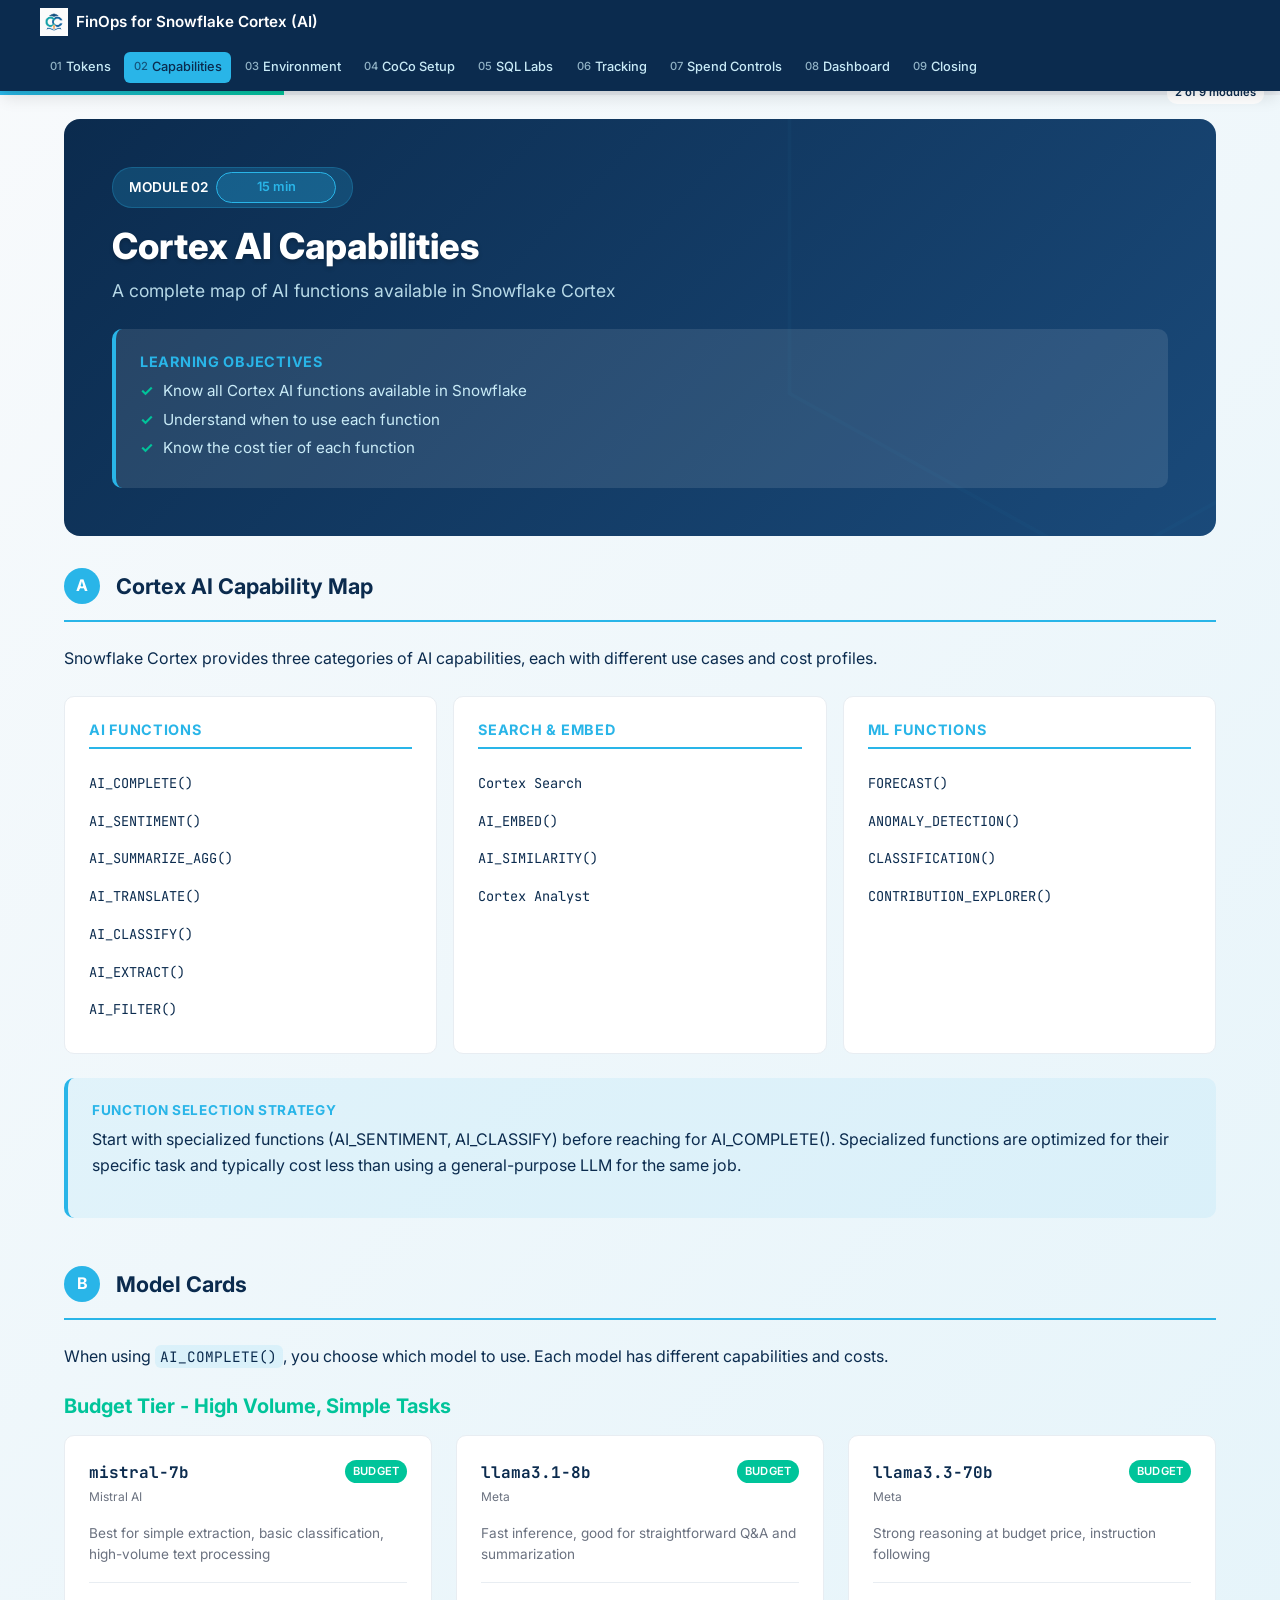
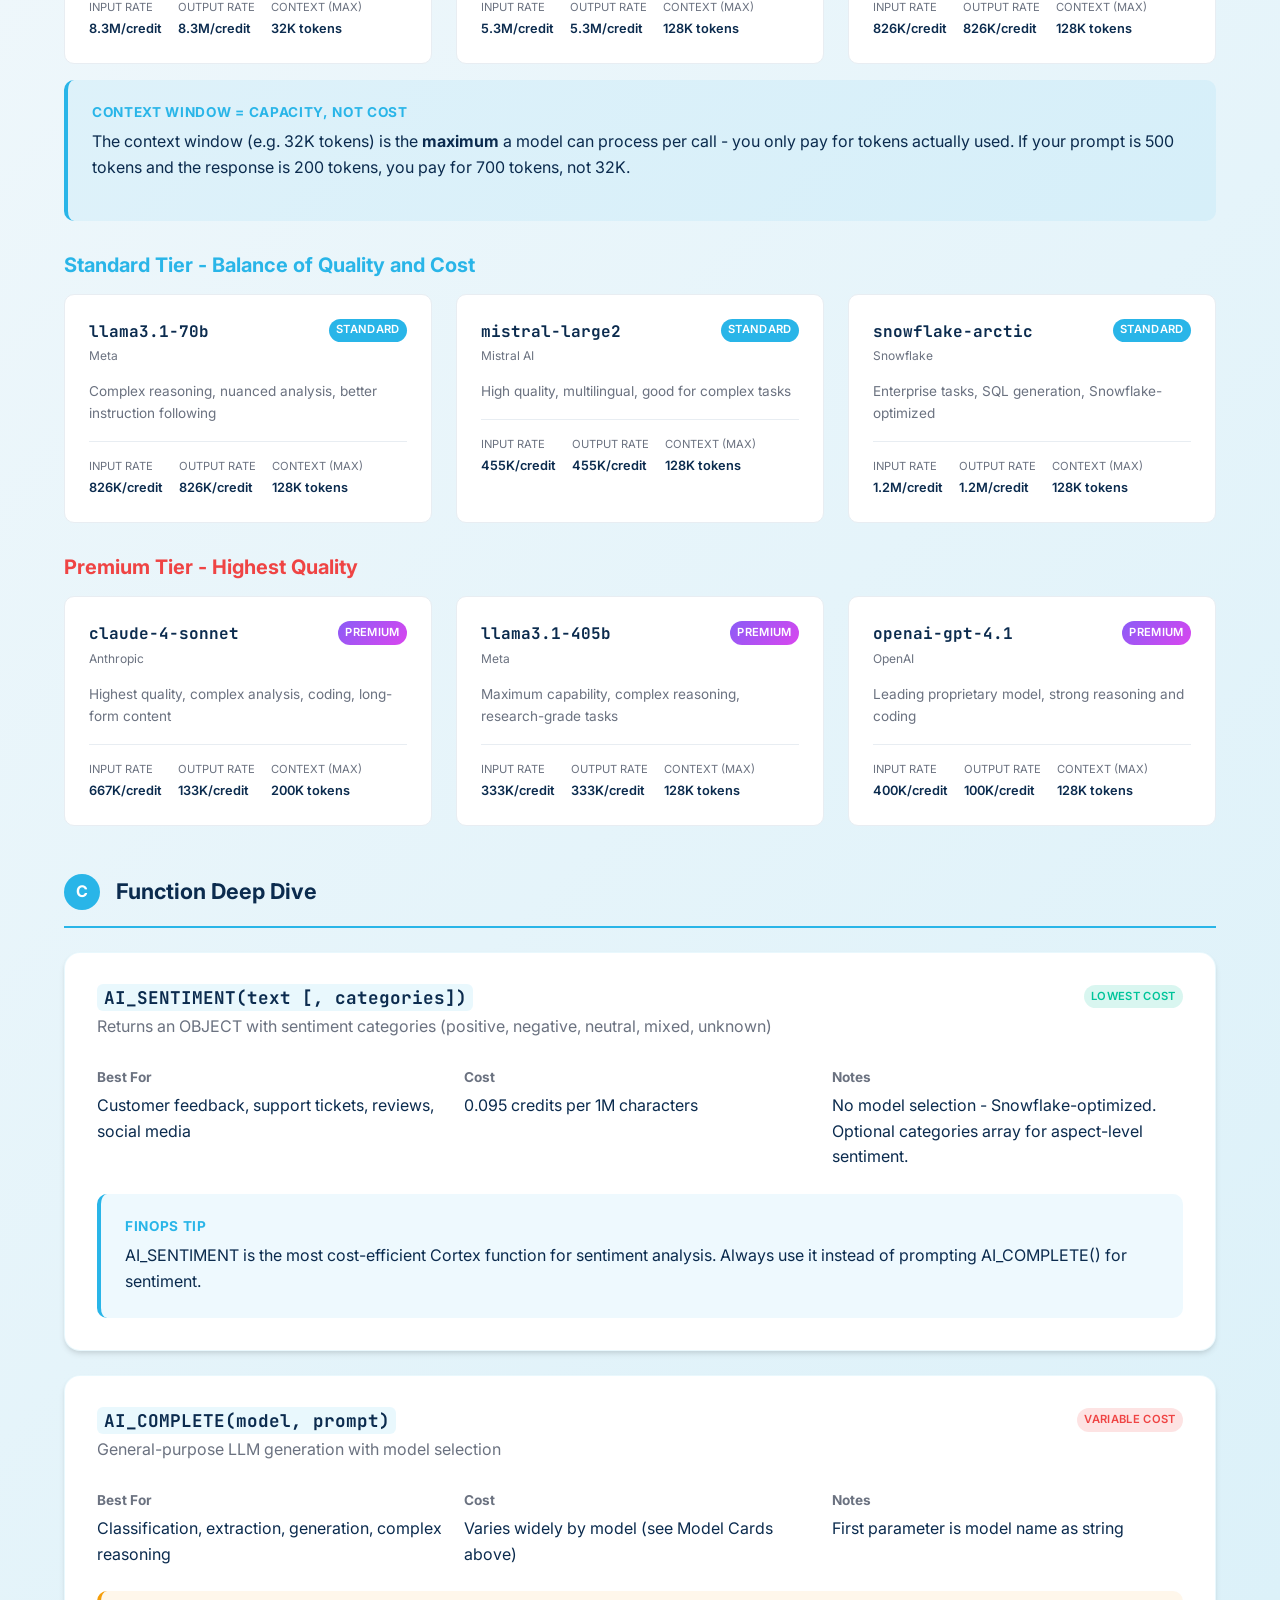
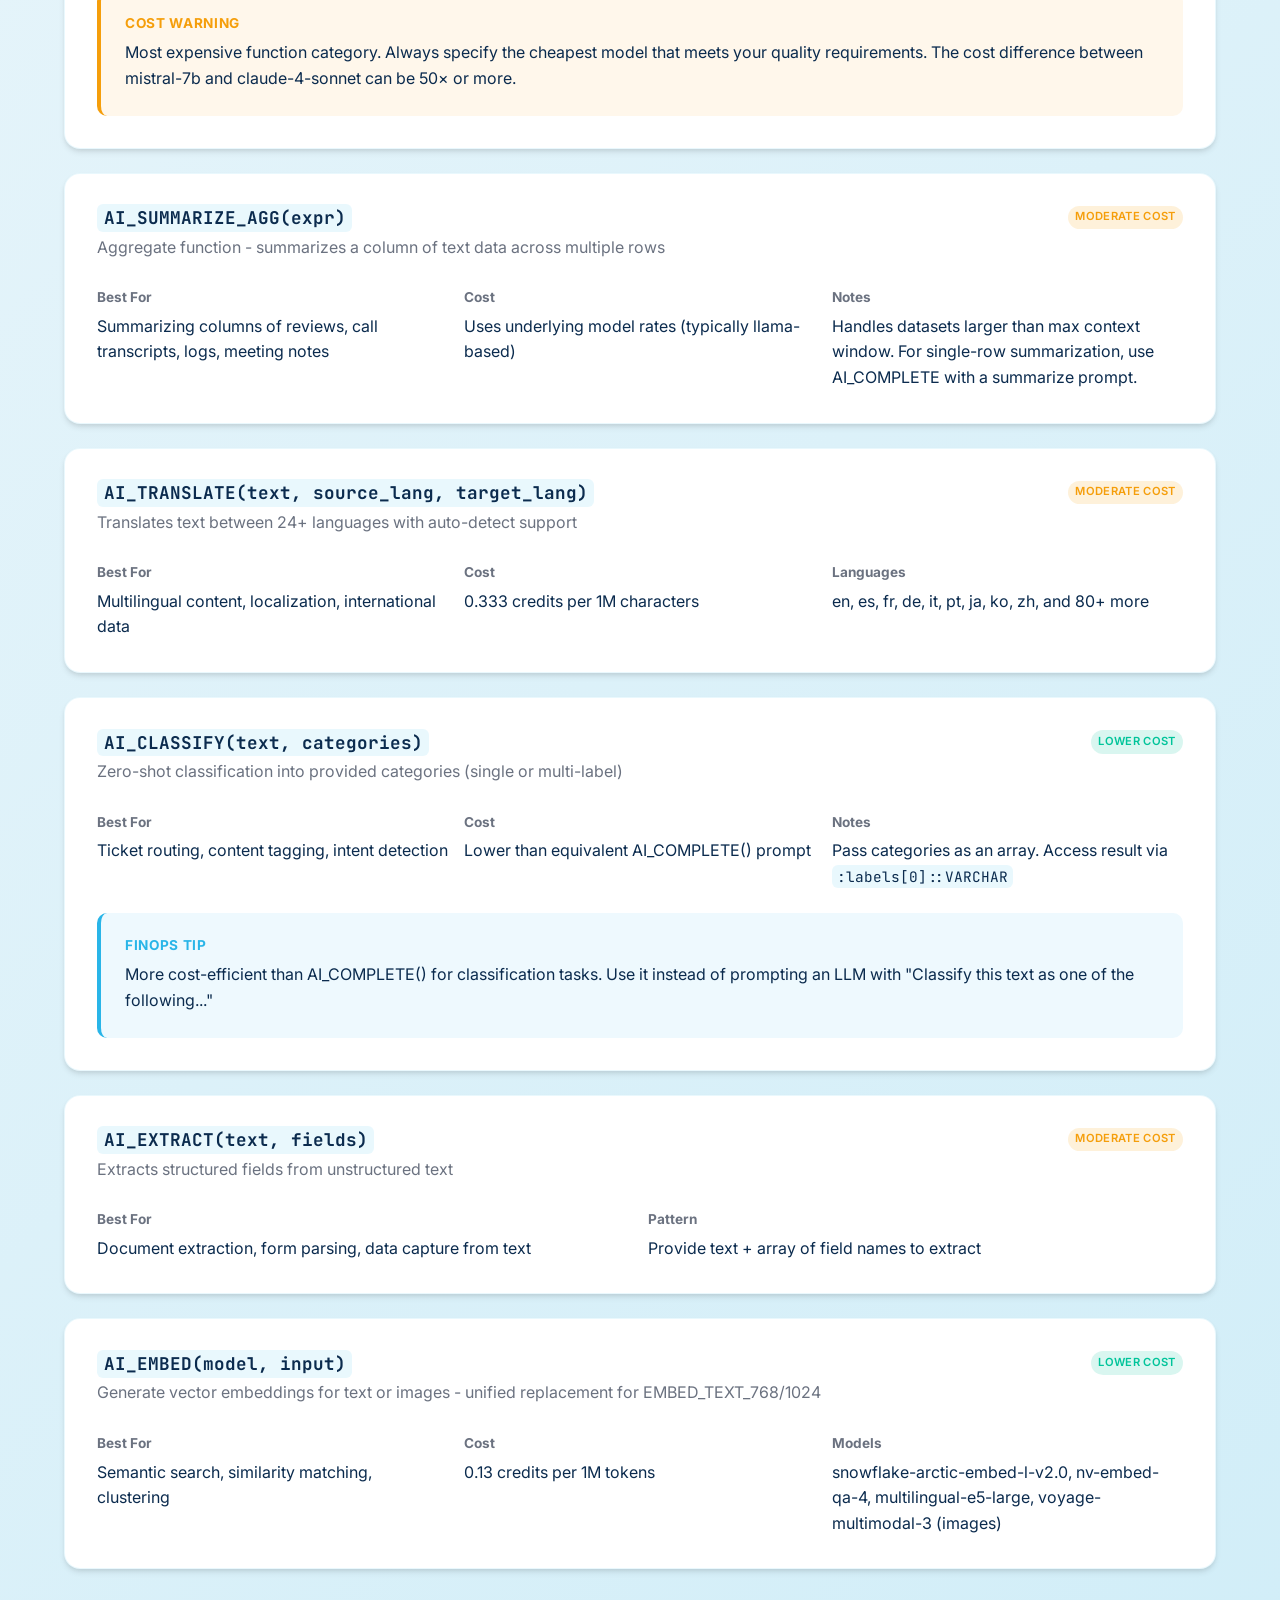
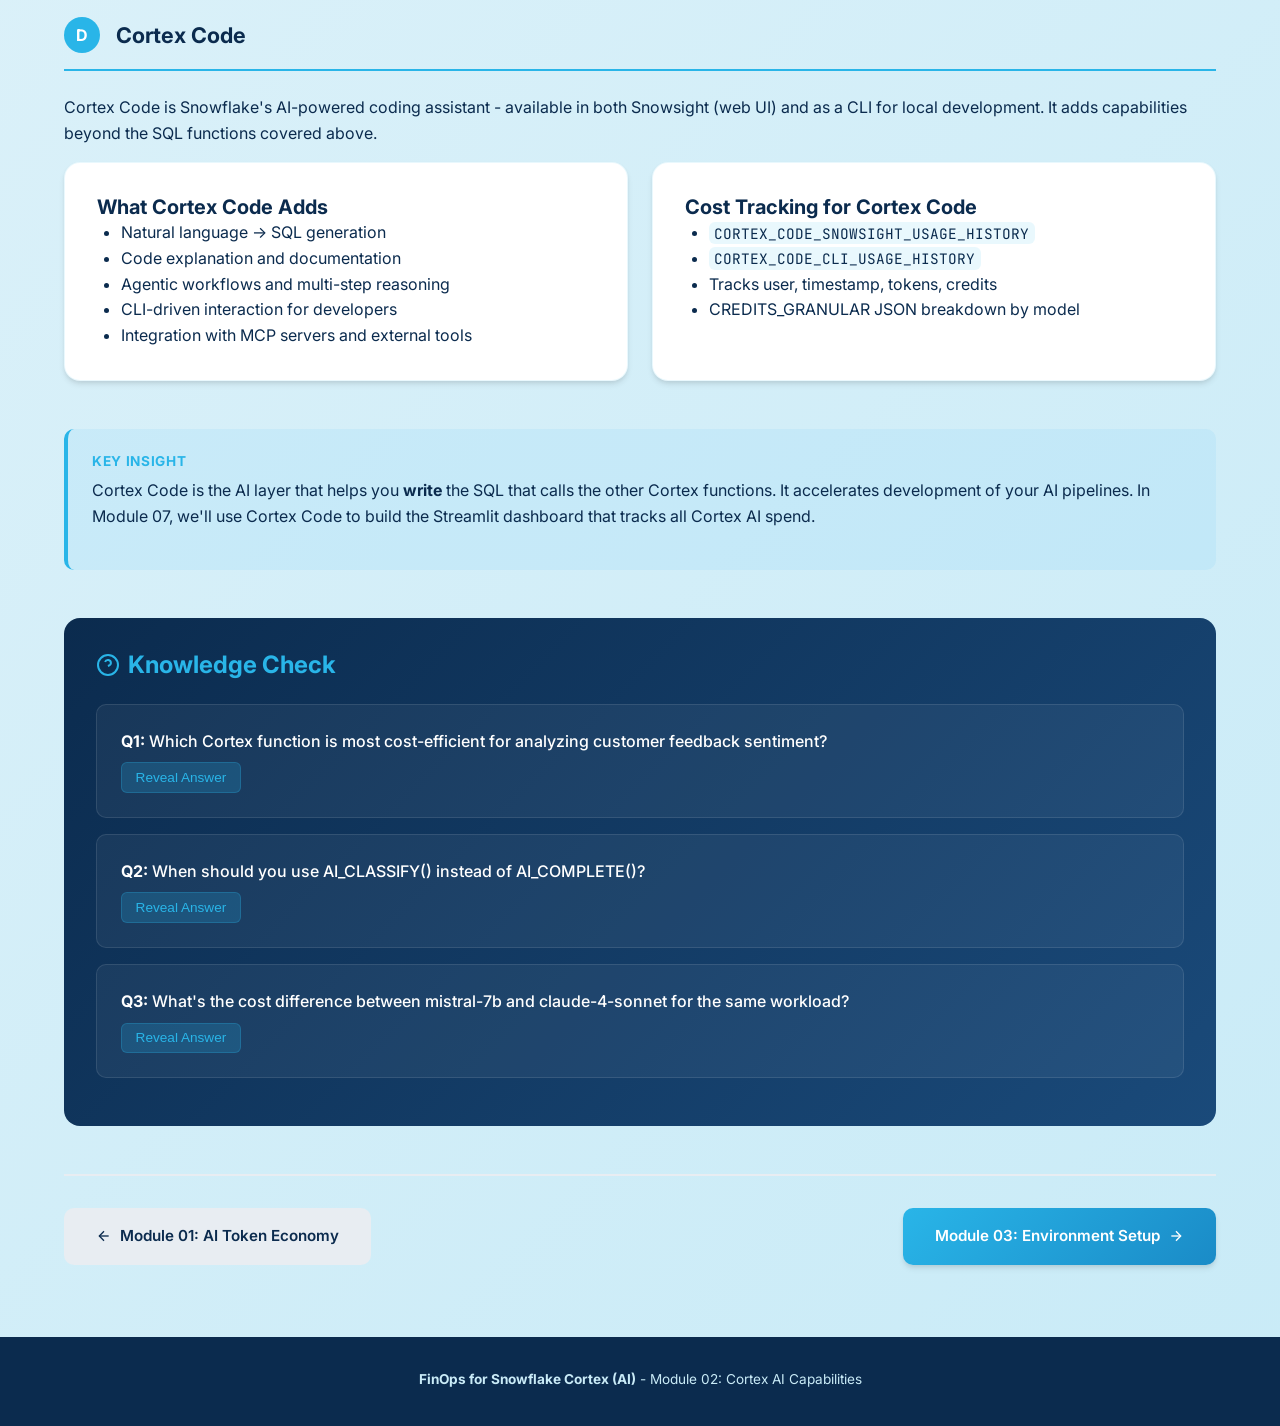
<file: modules/02-cortex-ai-capabilities.html>
<!DOCTYPE html>
<html lang="en">
<head>
  <meta charset="UTF-8">
  <meta name="viewport" content="width=device-width, initial-scale=1.0">
  <title>Module 02: Cortex AI Capabilities - FinOps for Snowflake Cortex (AI)</title>
  <link rel="stylesheet" href="../css/theme.css">
  <link rel="icon" type="image/png" href="../icons/CoCo-Training.png">
</head>
<body>
  <!-- ─── Top Navigation ───────────────────────────────────────────────────── -->
  <nav class="top-nav">
    <div class="top-nav-inner">
      <a href="../index.html" class="nav-brand">
        <img src="../icons/CoCo-Training.png" alt="CoCo Training" width="28" height="28">
FinOps for Snowflake Cortex (AI)
      </a>
      <div class="nav-modules">
        <a href="01-ai-token-economy.html" class="nav-link" data-module="01"><span class="num">01</span> Tokens</a>
        <a href="02-cortex-ai-capabilities.html" class="nav-link active" data-module="02"><span class="num">02</span> Capabilities</a>
        <a href="03-environment-setup.html" class="nav-link" data-module="03"><span class="num">03</span> Environment</a>
        <a href="04-cortex-code-setup.html" class="nav-link" data-module="04"><span class="num">04</span> CoCo Setup</a>
        <a href="05-ai-sql-hands-on.html" class="nav-link" data-module="05"><span class="num">05</span> SQL Labs</a>
        <a href="06-token-usage-tracking.html" class="nav-link" data-module="06"><span class="num">06</span> Tracking</a>
        <a href="07-ai-credits-transition.html" class="nav-link" data-module="07"><span class="num">07</span> Spend Controls</a>
        <a href="08-streamlit-dashboard.html" class="nav-link" data-module="08"><span class="num">08</span> Dashboard</a>
        <a href="09-closing-note.html" class="nav-link" data-module="09"><span class="num">09</span> Closing</a>
      </div>
    </div>
  </nav>

  <!-- ─── Progress Bar ─────────────────────────────────────────────────────── -->
  <div class="progress-bar">
    <div class="progress-bar-fill" style="width: 22.2%;"></div>
    <span class="progress-text">2 of 9</span>
  </div>

  <main class="container">
    <!-- ─── Module Header ──────────────────────────────────────────────────── -->
    <header class="module-header">
      <div class="module-number">
        <span>MODULE 02</span>
        <span class="timing-badge concept">15 min</span>
      </div>
      <h1 class="module-title">Cortex AI Capabilities</h1>
      <p class="module-subtitle">A complete map of AI functions available in Snowflake Cortex</p>
      
      <div class="learning-objectives">
        <h4>Learning Objectives</h4>
        <ul>
          <li>Know all Cortex AI functions available in Snowflake</li>
          <li>Understand when to use each function</li>
          <li>Know the cost tier of each function</li>
        </ul>
      </div>
    </header>

    <!-- ─── Section A: Capability Map ──────────────────────────────────────── -->
    <section class="section">
      <div class="section-header">
        <div class="section-letter">A</div>
        <h2 class="section-title">Cortex AI Capability Map</h2>
      </div>

      <p>Snowflake Cortex provides three categories of AI capabilities, each with different use cases and cost profiles.</p>

      <div class="capability-grid">
        <div class="capability-column">
          <h4>AI Functions</h4>
          <div class="capability-item">AI_COMPLETE()</div>
          <div class="capability-item">AI_SENTIMENT()</div>
          <div class="capability-item">AI_SUMMARIZE_AGG()</div>
          <div class="capability-item">AI_TRANSLATE()</div>
          <div class="capability-item">AI_CLASSIFY()</div>
          <div class="capability-item">AI_EXTRACT()</div>
          <div class="capability-item">AI_FILTER()</div>
        </div>
        <div class="capability-column">
          <h4>Search & Embed</h4>
          <div class="capability-item">Cortex Search</div>
          <div class="capability-item">AI_EMBED()</div>
          <div class="capability-item">AI_SIMILARITY()</div>
          <div class="capability-item">Cortex Analyst</div>
        </div>
        <div class="capability-column">
          <h4>ML Functions</h4>
          <div class="capability-item">FORECAST()</div>
          <div class="capability-item">ANOMALY_DETECTION()</div>
          <div class="capability-item">CLASSIFICATION()</div>
          <div class="capability-item">CONTRIBUTION_EXPLORER()</div>
        </div>
      </div>

      <div class="callout tip">
        <h5>Function Selection Strategy</h5>
        <p>Start with specialized functions (AI_SENTIMENT, AI_CLASSIFY) before reaching for AI_COMPLETE(). Specialized functions are optimized for their specific task and typically cost less than using a general-purpose LLM for the same job.</p>
      </div>
    </section>

    <!-- ─── Section B: Model Cards ─────────────────────────────────────────── -->
    <section class="section">
      <div class="section-header">
        <div class="section-letter">B</div>
        <h2 class="section-title">Model Cards</h2>
      </div>

      <p>When using <code>AI_COMPLETE()</code>, you choose which model to use. Each model has different capabilities and costs.</p>

      <h4 style="margin-top: var(--space-lg); color: var(--sf-good);">Budget Tier - High Volume, Simple Tasks</h4>
      <div class="cols three" style="margin-top: var(--space-md);">
        <div class="model-card">
          <div class="model-card-header">
            <div>
              <div class="model-name">mistral-7b</div>
              <div class="model-provider">Mistral AI</div>
            </div>
            <span class="badge budget">Budget</span>
          </div>
          <p style="font-size: 0.85rem; color: #6b7280; margin-bottom: 0;">Best for simple extraction, basic classification, high-volume text processing</p>
          <div class="model-stats">
            <div class="model-stat">
              <span class="model-stat-label">Input Rate</span>
              <span class="model-stat-value">8.3M/credit</span>
            </div>
            <div class="model-stat">
              <span class="model-stat-label">Output Rate</span>
              <span class="model-stat-value">8.3M/credit</span>
            </div>
            <div class="model-stat">
              <span class="model-stat-label">Context (max)</span>
              <span class="model-stat-value">32K tokens</span>
            </div>
          </div>
        </div>
        <div class="model-card">
          <div class="model-card-header">
            <div>
              <div class="model-name">llama3.1-8b</div>
              <div class="model-provider">Meta</div>
            </div>
            <span class="badge budget">Budget</span>
          </div>
          <p style="font-size: 0.85rem; color: #6b7280; margin-bottom: 0;">Fast inference, good for straightforward Q&A and summarization</p>
          <div class="model-stats">
            <div class="model-stat">
              <span class="model-stat-label">Input Rate</span>
              <span class="model-stat-value">5.3M/credit</span>
            </div>
            <div class="model-stat">
              <span class="model-stat-label">Output Rate</span>
              <span class="model-stat-value">5.3M/credit</span>
            </div>
            <div class="model-stat">
              <span class="model-stat-label">Context (max)</span>
              <span class="model-stat-value">128K tokens</span>
            </div>
          </div>
        </div>
        <div class="model-card">
          <div class="model-card-header">
            <div>
              <div class="model-name">llama3.3-70b</div>
              <div class="model-provider">Meta</div>
            </div>
            <span class="badge budget">Budget</span>
          </div>
          <p style="font-size: 0.85rem; color: #6b7280; margin-bottom: 0;">Strong reasoning at budget price, instruction following</p>
          <div class="model-stats">
            <div class="model-stat">
              <span class="model-stat-label">Input Rate</span>
              <span class="model-stat-value">826K/credit</span>
            </div>
            <div class="model-stat">
              <span class="model-stat-label">Output Rate</span>
              <span class="model-stat-value">826K/credit</span>
            </div>
            <div class="model-stat">
              <span class="model-stat-label">Context (max)</span>
              <span class="model-stat-value">128K tokens</span>
            </div>
          </div>
        </div>
      </div>

      <div class="callout tip" style="margin-top: var(--space-md);">
        <h5>Context Window = Capacity, Not Cost</h5>
        <p>The context window (e.g. 32K tokens) is the <strong>maximum</strong> a model can process per call - you only pay for tokens actually used. If your prompt is 500 tokens and the response is 200 tokens, you pay for 700 tokens, not 32K.</p>
      </div>

      <h4 style="margin-top: var(--space-xl); color: var(--sf-blue);">Standard Tier - Balance of Quality and Cost</h4>
      <div class="cols three" style="margin-top: var(--space-md);">
        <div class="model-card">
          <div class="model-card-header">
            <div>
              <div class="model-name">llama3.1-70b</div>
              <div class="model-provider">Meta</div>
            </div>
            <span class="badge standard">Standard</span>
          </div>
          <p style="font-size: 0.85rem; color: #6b7280; margin-bottom: 0;">Complex reasoning, nuanced analysis, better instruction following</p>
          <div class="model-stats">
            <div class="model-stat">
              <span class="model-stat-label">Input Rate</span>
              <span class="model-stat-value">826K/credit</span>
            </div>
            <div class="model-stat">
              <span class="model-stat-label">Output Rate</span>
              <span class="model-stat-value">826K/credit</span>
            </div>
            <div class="model-stat">
              <span class="model-stat-label">Context (max)</span>
              <span class="model-stat-value">128K tokens</span>
            </div>
          </div>
        </div>
        <div class="model-card">
          <div class="model-card-header">
            <div>
              <div class="model-name">mistral-large2</div>
              <div class="model-provider">Mistral AI</div>
            </div>
            <span class="badge standard">Standard</span>
          </div>
          <p style="font-size: 0.85rem; color: #6b7280; margin-bottom: 0;">High quality, multilingual, good for complex tasks</p>
          <div class="model-stats">
            <div class="model-stat">
              <span class="model-stat-label">Input Rate</span>
              <span class="model-stat-value">455K/credit</span>
            </div>
            <div class="model-stat">
              <span class="model-stat-label">Output Rate</span>
              <span class="model-stat-value">455K/credit</span>
            </div>
            <div class="model-stat">
              <span class="model-stat-label">Context (max)</span>
              <span class="model-stat-value">128K tokens</span>
            </div>
          </div>
        </div>
        <div class="model-card">
          <div class="model-card-header">
            <div>
              <div class="model-name">snowflake-arctic</div>
              <div class="model-provider">Snowflake</div>
            </div>
            <span class="badge standard">Standard</span>
          </div>
          <p style="font-size: 0.85rem; color: #6b7280; margin-bottom: 0;">Enterprise tasks, SQL generation, Snowflake-optimized</p>
          <div class="model-stats">
            <div class="model-stat">
              <span class="model-stat-label">Input Rate</span>
              <span class="model-stat-value">1.2M/credit</span>
            </div>
            <div class="model-stat">
              <span class="model-stat-label">Output Rate</span>
              <span class="model-stat-value">1.2M/credit</span>
            </div>
            <div class="model-stat">
              <span class="model-stat-label">Context (max)</span>
              <span class="model-stat-value">128K tokens</span>
            </div>
          </div>
        </div>
      </div>

      <h4 style="margin-top: var(--space-xl); color: var(--sf-danger);">Premium Tier - Highest Quality</h4>
      <div class="cols three" style="margin-top: var(--space-md);">
        <div class="model-card">
          <div class="model-card-header">
            <div>
              <div class="model-name">claude-4-sonnet</div>
              <div class="model-provider">Anthropic</div>
            </div>
            <span class="badge premium">Premium</span>
          </div>
          <p style="font-size: 0.85rem; color: #6b7280; margin-bottom: 0;">Highest quality, complex analysis, coding, long-form content</p>
          <div class="model-stats">
            <div class="model-stat">
              <span class="model-stat-label">Input Rate</span>
              <span class="model-stat-value">667K/credit</span>
            </div>
            <div class="model-stat">
              <span class="model-stat-label">Output Rate</span>
              <span class="model-stat-value">133K/credit</span>
            </div>
            <div class="model-stat">
              <span class="model-stat-label">Context (max)</span>
              <span class="model-stat-value">200K tokens</span>
            </div>
          </div>
        </div>
        <div class="model-card">
          <div class="model-card-header">
            <div>
              <div class="model-name">llama3.1-405b</div>
              <div class="model-provider">Meta</div>
            </div>
            <span class="badge premium">Premium</span>
          </div>
          <p style="font-size: 0.85rem; color: #6b7280; margin-bottom: 0;">Maximum capability, complex reasoning, research-grade tasks</p>
          <div class="model-stats">
            <div class="model-stat">
              <span class="model-stat-label">Input Rate</span>
              <span class="model-stat-value">333K/credit</span>
            </div>
            <div class="model-stat">
              <span class="model-stat-label">Output Rate</span>
              <span class="model-stat-value">333K/credit</span>
            </div>
            <div class="model-stat">
              <span class="model-stat-label">Context (max)</span>
              <span class="model-stat-value">128K tokens</span>
            </div>
          </div>
        </div>
        <div class="model-card">
          <div class="model-card-header">
            <div>
              <div class="model-name">openai-gpt-4.1</div>
              <div class="model-provider">OpenAI</div>
            </div>
            <span class="badge premium">Premium</span>
          </div>
          <p style="font-size: 0.85rem; color: #6b7280; margin-bottom: 0;">Leading proprietary model, strong reasoning and coding</p>
          <div class="model-stats">
            <div class="model-stat">
              <span class="model-stat-label">Input Rate</span>
              <span class="model-stat-value">400K/credit</span>
            </div>
            <div class="model-stat">
              <span class="model-stat-label">Output Rate</span>
              <span class="model-stat-value">100K/credit</span>
            </div>
            <div class="model-stat">
              <span class="model-stat-label">Context (max)</span>
              <span class="model-stat-value">128K tokens</span>
            </div>
          </div>
        </div>
      </div>
    </section>

    <!-- ─── Section C: Function Deep Dive ──────────────────────────────────── -->
    <section class="section">
      <div class="section-header">
        <div class="section-letter">C</div>
        <h2 class="section-title">Function Deep Dive</h2>
      </div>

      <!-- AI_SENTIMENT -->
      <div class="panel" style="margin-top: var(--space-lg);">
        <div style="display: flex; justify-content: space-between; align-items: flex-start; flex-wrap: wrap; gap: var(--space-md);">
          <div>
            <h4 style="margin-bottom: var(--space-xs);"><code style="font-size: 1.1rem;">AI_SENTIMENT(text [, categories])</code></h4>
            <p style="color: #6b7280; margin-bottom: 0;">Returns an OBJECT with sentiment categories (positive, negative, neutral, mixed, unknown)</p>
          </div>
          <span class="badge low">Lowest Cost</span>
        </div>
        <div style="margin-top: var(--space-lg); display: grid; grid-template-columns: repeat(auto-fit, minmax(200px, 1fr)); gap: var(--space-md);">
          <div>
            <strong style="font-size: 0.85rem; color: #6b7280;">Best For</strong>
            <p style="margin: var(--space-xs) 0 0;">Customer feedback, support tickets, reviews, social media</p>
          </div>
          <div>
            <strong style="font-size: 0.85rem; color: #6b7280;">Cost</strong>
            <p style="margin: var(--space-xs) 0 0;">0.095 credits per 1M characters</p>
          </div>
          <div>
            <strong style="font-size: 0.85rem; color: #6b7280;">Notes</strong>
            <p style="margin: var(--space-xs) 0 0;">No model selection - Snowflake-optimized. Optional categories array for aspect-level sentiment.</p>
          </div>
        </div>
        <div class="callout tip" style="margin-top: var(--space-lg); margin-bottom: 0;">
          <h5>FinOps Tip</h5>
          <p style="margin-bottom: 0;">AI_SENTIMENT is the most cost-efficient Cortex function for sentiment analysis. Always use it instead of prompting AI_COMPLETE() for sentiment.</p>
        </div>
      </div>

      <!-- AI_COMPLETE -->
      <div class="panel" style="margin-top: var(--space-lg);">
        <div style="display: flex; justify-content: space-between; align-items: flex-start; flex-wrap: wrap; gap: var(--space-md);">
          <div>
            <h4 style="margin-bottom: var(--space-xs);"><code style="font-size: 1.1rem;">AI_COMPLETE(model, prompt)</code></h4>
            <p style="color: #6b7280; margin-bottom: 0;">General-purpose LLM generation with model selection</p>
          </div>
          <span class="badge high">Variable Cost</span>
        </div>
        <div style="margin-top: var(--space-lg); display: grid; grid-template-columns: repeat(auto-fit, minmax(200px, 1fr)); gap: var(--space-md);">
          <div>
            <strong style="font-size: 0.85rem; color: #6b7280;">Best For</strong>
            <p style="margin: var(--space-xs) 0 0;">Classification, extraction, generation, complex reasoning</p>
          </div>
          <div>
            <strong style="font-size: 0.85rem; color: #6b7280;">Cost</strong>
            <p style="margin: var(--space-xs) 0 0;">Varies widely by model (see Model Cards above)</p>
          </div>
          <div>
            <strong style="font-size: 0.85rem; color: #6b7280;">Notes</strong>
            <p style="margin: var(--space-xs) 0 0;">First parameter is model name as string</p>
          </div>
        </div>
        <div class="callout warn" style="margin-top: var(--space-lg); margin-bottom: 0;">
          <h5>Cost Warning</h5>
          <p style="margin-bottom: 0;">Most expensive function category. Always specify the cheapest model that meets your quality requirements. The cost difference between mistral-7b and claude-4-sonnet can be 50× or more.</p>
        </div>
      </div>

      <!-- AI_SUMMARIZE_AGG -->
      <div class="panel" style="margin-top: var(--space-lg);">
        <div style="display: flex; justify-content: space-between; align-items: flex-start; flex-wrap: wrap; gap: var(--space-md);">
          <div>
            <h4 style="margin-bottom: var(--space-xs);"><code style="font-size: 1.1rem;">AI_SUMMARIZE_AGG(expr)</code></h4>
            <p style="color: #6b7280; margin-bottom: 0;">Aggregate function - summarizes a column of text data across multiple rows</p>
          </div>
          <span class="badge medium">Moderate Cost</span>
        </div>
        <div style="margin-top: var(--space-lg); display: grid; grid-template-columns: repeat(auto-fit, minmax(200px, 1fr)); gap: var(--space-md);">
          <div>
            <strong style="font-size: 0.85rem; color: #6b7280;">Best For</strong>
            <p style="margin: var(--space-xs) 0 0;">Summarizing columns of reviews, call transcripts, logs, meeting notes</p>
          </div>
          <div>
            <strong style="font-size: 0.85rem; color: #6b7280;">Cost</strong>
            <p style="margin: var(--space-xs) 0 0;">Uses underlying model rates (typically llama-based)</p>
          </div>
          <div>
            <strong style="font-size: 0.85rem; color: #6b7280;">Notes</strong>
            <p style="margin: var(--space-xs) 0 0;">Handles datasets larger than max context window. For single-row summarization, use AI_COMPLETE with a summarize prompt.</p>
          </div>
        </div>
      </div>

      <!-- AI_TRANSLATE -->
      <div class="panel" style="margin-top: var(--space-lg);">
        <div style="display: flex; justify-content: space-between; align-items: flex-start; flex-wrap: wrap; gap: var(--space-md);">
          <div>
            <h4 style="margin-bottom: var(--space-xs);"><code style="font-size: 1.1rem;">AI_TRANSLATE(text, source_lang, target_lang)</code></h4>
            <p style="color: #6b7280; margin-bottom: 0;">Translates text between 24+ languages with auto-detect support</p>
          </div>
          <span class="badge medium">Moderate Cost</span>
        </div>
        <div style="margin-top: var(--space-lg); display: grid; grid-template-columns: repeat(auto-fit, minmax(200px, 1fr)); gap: var(--space-md);">
          <div>
            <strong style="font-size: 0.85rem; color: #6b7280;">Best For</strong>
            <p style="margin: var(--space-xs) 0 0;">Multilingual content, localization, international data</p>
          </div>
          <div>
            <strong style="font-size: 0.85rem; color: #6b7280;">Cost</strong>
            <p style="margin: var(--space-xs) 0 0;">0.333 credits per 1M characters</p>
          </div>
          <div>
            <strong style="font-size: 0.85rem; color: #6b7280;">Languages</strong>
            <p style="margin: var(--space-xs) 0 0;">en, es, fr, de, it, pt, ja, ko, zh, and 80+ more</p>
          </div>
        </div>
      </div>

      <!-- AI_CLASSIFY -->
      <div class="panel" style="margin-top: var(--space-lg);">
        <div style="display: flex; justify-content: space-between; align-items: flex-start; flex-wrap: wrap; gap: var(--space-md);">
          <div>
            <h4 style="margin-bottom: var(--space-xs);"><code style="font-size: 1.1rem;">AI_CLASSIFY(text, categories)</code></h4>
            <p style="color: #6b7280; margin-bottom: 0;">Zero-shot classification into provided categories (single or multi-label)</p>
          </div>
          <span class="badge low">Lower Cost</span>
        </div>
        <div style="margin-top: var(--space-lg); display: grid; grid-template-columns: repeat(auto-fit, minmax(200px, 1fr)); gap: var(--space-md);">
          <div>
            <strong style="font-size: 0.85rem; color: #6b7280;">Best For</strong>
            <p style="margin: var(--space-xs) 0 0;">Ticket routing, content tagging, intent detection</p>
          </div>
          <div>
            <strong style="font-size: 0.85rem; color: #6b7280;">Cost</strong>
            <p style="margin: var(--space-xs) 0 0;">Lower than equivalent AI_COMPLETE() prompt</p>
          </div>
          <div>
            <strong style="font-size: 0.85rem; color: #6b7280;">Notes</strong>
            <p style="margin: var(--space-xs) 0 0;">Pass categories as an array. Access result via <code>:labels[0]::VARCHAR</code></p>
          </div>
        </div>
        <div class="callout tip" style="margin-top: var(--space-lg); margin-bottom: 0;">
          <h5>FinOps Tip</h5>
          <p style="margin-bottom: 0;">More cost-efficient than AI_COMPLETE() for classification tasks. Use it instead of prompting an LLM with "Classify this text as one of the following..."</p>
        </div>
      </div>

      <!-- AI_EXTRACT -->
      <div class="panel" style="margin-top: var(--space-lg);">
        <div style="display: flex; justify-content: space-between; align-items: flex-start; flex-wrap: wrap; gap: var(--space-md);">
          <div>
            <h4 style="margin-bottom: var(--space-xs);"><code style="font-size: 1.1rem;">AI_EXTRACT(text, fields)</code></h4>
            <p style="color: #6b7280; margin-bottom: 0;">Extracts structured fields from unstructured text</p>
          </div>
          <span class="badge medium">Moderate Cost</span>
        </div>
        <div style="margin-top: var(--space-lg); display: grid; grid-template-columns: repeat(auto-fit, minmax(200px, 1fr)); gap: var(--space-md);">
          <div>
            <strong style="font-size: 0.85rem; color: #6b7280;">Best For</strong>
            <p style="margin: var(--space-xs) 0 0;">Document extraction, form parsing, data capture from text</p>
          </div>
          <div>
            <strong style="font-size: 0.85rem; color: #6b7280;">Pattern</strong>
            <p style="margin: var(--space-xs) 0 0;">Provide text + array of field names to extract</p>
          </div>
        </div>
      </div>

      <!-- AI_EMBED -->
      <div class="panel" style="margin-top: var(--space-lg);">
        <div style="display: flex; justify-content: space-between; align-items: flex-start; flex-wrap: wrap; gap: var(--space-md);">
          <div>
            <h4 style="margin-bottom: var(--space-xs);"><code style="font-size: 1.1rem;">AI_EMBED(model, input)</code></h4>
            <p style="color: #6b7280; margin-bottom: 0;">Generate vector embeddings for text or images - unified replacement for EMBED_TEXT_768/1024</p>
          </div>
          <span class="badge low">Lower Cost</span>
        </div>
        <div style="margin-top: var(--space-lg); display: grid; grid-template-columns: repeat(auto-fit, minmax(200px, 1fr)); gap: var(--space-md);">
          <div>
            <strong style="font-size: 0.85rem; color: #6b7280;">Best For</strong>
            <p style="margin: var(--space-xs) 0 0;">Semantic search, similarity matching, clustering</p>
          </div>
          <div>
            <strong style="font-size: 0.85rem; color: #6b7280;">Cost</strong>
            <p style="margin: var(--space-xs) 0 0;">0.13 credits per 1M tokens</p>
          </div>
          <div>
            <strong style="font-size: 0.85rem; color: #6b7280;">Models</strong>
            <p style="margin: var(--space-xs) 0 0;">snowflake-arctic-embed-l-v2.0, nv-embed-qa-4, multilingual-e5-large, voyage-multimodal-3 (images)</p>
          </div>
        </div>
      </div>
    </section>

    <!-- ─── Section D: Cortex Code Specific ────────────────────────────────── -->
    <section class="section">
      <div class="section-header">
        <div class="section-letter">D</div>
        <h2 class="section-title">Cortex Code</h2>
      </div>

      <p>Cortex Code is Snowflake's AI-powered coding assistant - available in both Snowsight (web UI) and as a CLI for local development. It adds capabilities beyond the SQL functions covered above.</p>

      <div class="cols two">
        <div class="panel">
          <h4>What Cortex Code Adds</h4>
          <ul style="list-style: disc; padding-left: 1.5rem;">
            <li>Natural language → SQL generation</li>
            <li>Code explanation and documentation</li>
            <li>Agentic workflows and multi-step reasoning</li>
            <li>CLI-driven interaction for developers</li>
            <li>Integration with MCP servers and external tools</li>
          </ul>
        </div>
        <div class="panel">
          <h4>Cost Tracking for Cortex Code</h4>
          <ul style="list-style: disc; padding-left: 1.5rem;">
            <li><code>CORTEX_CODE_SNOWSIGHT_USAGE_HISTORY</code></li>
            <li><code>CORTEX_CODE_CLI_USAGE_HISTORY</code></li>
            <li>Tracks user, timestamp, tokens, credits</li>
            <li>CREDITS_GRANULAR JSON breakdown by model</li>
          </ul>
        </div>
      </div>

      <div class="callout tip">
        <h5>Key Insight</h5>
        <p>Cortex Code is the AI layer that helps you <strong>write</strong> the SQL that calls the other Cortex functions. It accelerates development of your AI pipelines. In Module 07, we'll use Cortex Code to build the Streamlit dashboard that tracks all Cortex AI spend.</p>
      </div>
    </section>

    <!-- ─── Checkpoint ─────────────────────────────────────────────────────── -->
    <section class="checkpoint">
      <h3>
        <svg width="24" height="24" viewBox="0 0 24 24" fill="none" stroke="currentColor" stroke-width="2">
          <circle cx="12" cy="12" r="10"/>
          <path d="M9.09 9a3 3 0 0 1 5.83 1c0 2-3 3-3 3"/>
          <line x1="12" y1="17" x2="12.01" y2="17"/>
        </svg>
        Knowledge Check
      </h3>

      <div class="checkpoint-question">
        <p><strong>Q1:</strong> Which Cortex function is most cost-efficient for analyzing customer feedback sentiment?</p>
        <button class="reveal-btn">Reveal Answer</button>
        <div class="checkpoint-answer">
          <strong>AI_SENTIMENT()</strong> - It uses Snowflake's optimized internal model at 0.095 credits per 1M characters. Using AI_COMPLETE() with a prompt like "Rate the sentiment of this text" would cost significantly more.
        </div>
      </div>

      <div class="checkpoint-question">
        <p><strong>Q2:</strong> When should you use AI_CLASSIFY() instead of AI_COMPLETE()?</p>
        <button class="reveal-btn">Reveal Answer</button>
        <div class="checkpoint-answer">
          Use <strong>AI_CLASSIFY()</strong> when you need to categorize text into a set of predefined categories. It's more cost-efficient and purpose-built for this task. Only use AI_COMPLETE() for classification when you need reasoning, explanations, or categories that emerge dynamically from the text.
        </div>
      </div>

      <div class="checkpoint-question">
        <p><strong>Q3:</strong> What's the cost difference between mistral-7b and claude-4-sonnet for the same workload?</p>
        <button class="reveal-btn">Reveal Answer</button>
        <div class="checkpoint-answer">
          <strong>Approximately 10-50× difference.</strong> mistral-7b processes ~8.3M input tokens per credit, while claude-4-sonnet processes ~667K input tokens per credit (input) and only ~133K output tokens per credit. For output-heavy workloads, the difference can be even greater.
        </div>
      </div>
    </section>

    <!-- ─── Navigation Footer ──────────────────────────────────────────────── -->
    <nav class="nav-footer">
      <a href="01-ai-token-economy.html" class="nav-btn prev">
        <svg width="16" height="16" viewBox="0 0 24 24" fill="none" stroke="currentColor" stroke-width="2">
          <line x1="19" y1="12" x2="5" y2="12"/>
          <polyline points="12 19 5 12 12 5"/>
        </svg>
        Module 01: AI Token Economy
      </a>
      <a href="03-environment-setup.html" class="nav-btn next">
        Module 03: Environment Setup
        <svg width="16" height="16" viewBox="0 0 24 24" fill="none" stroke="currentColor" stroke-width="2">
          <line x1="5" y1="12" x2="19" y2="12"/>
          <polyline points="12 5 19 12 12 19"/>
        </svg>
      </a>
    </nav>
  </main>

  <!-- ─── Footer ───────────────────────────────────────────────────────────── -->
  <footer class="site-footer">
    <p><strong>FinOps for Snowflake Cortex (AI)</strong> - Module 02: Cortex AI Capabilities</p>
  </footer>

  <script src="../js/main.js"></script>
</body>
</html>
</file>
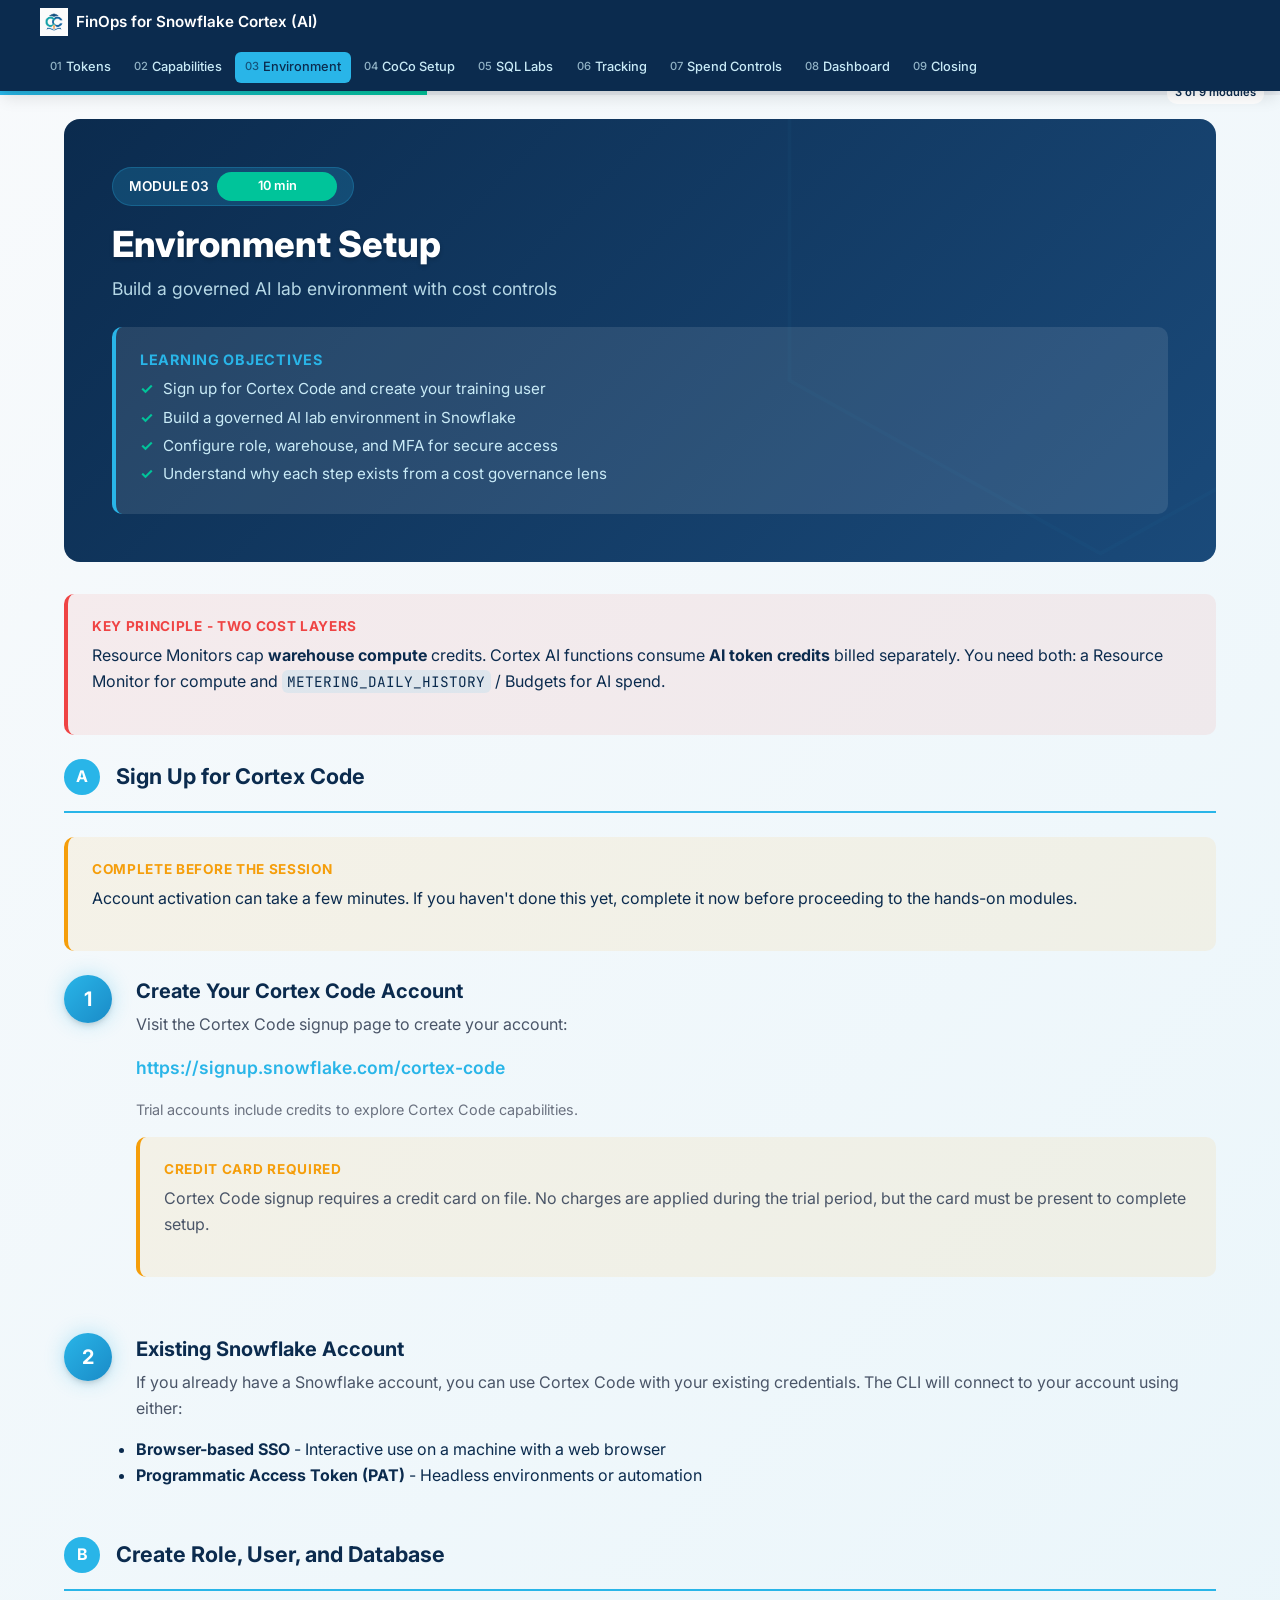
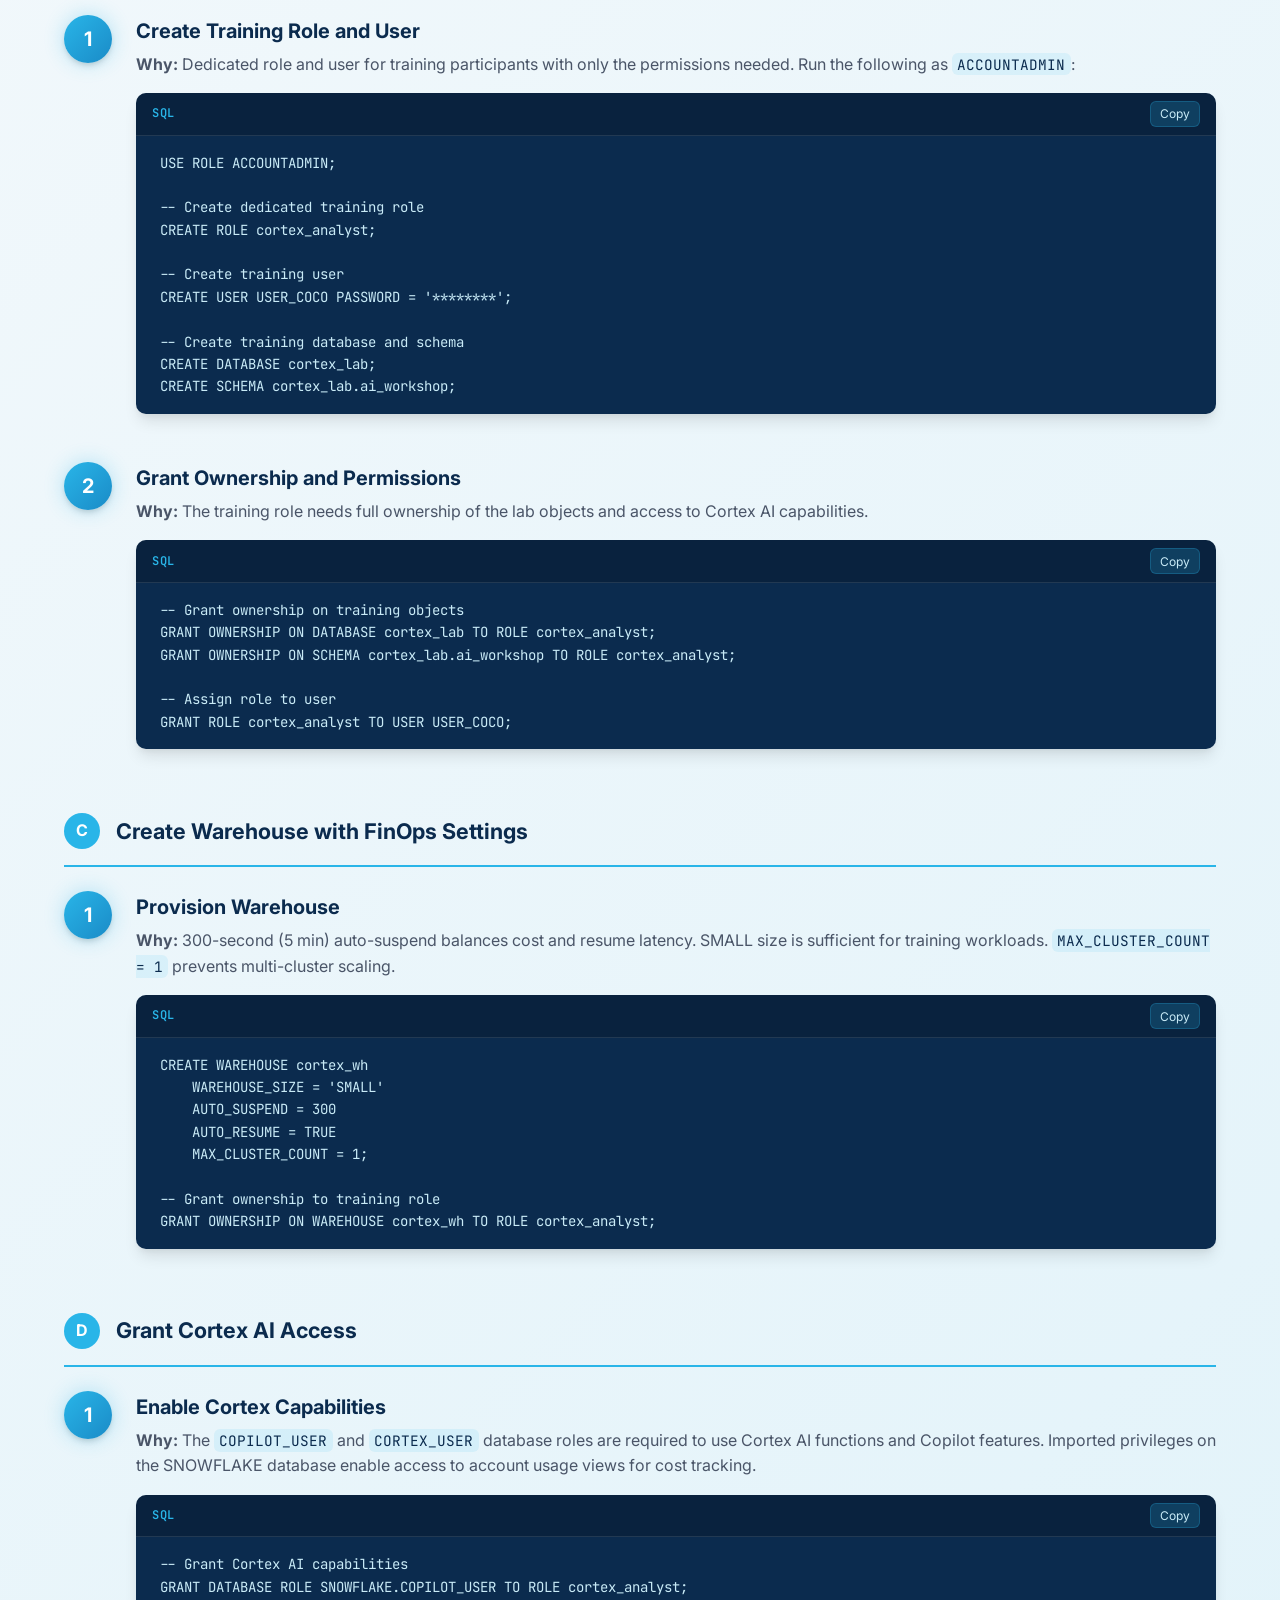
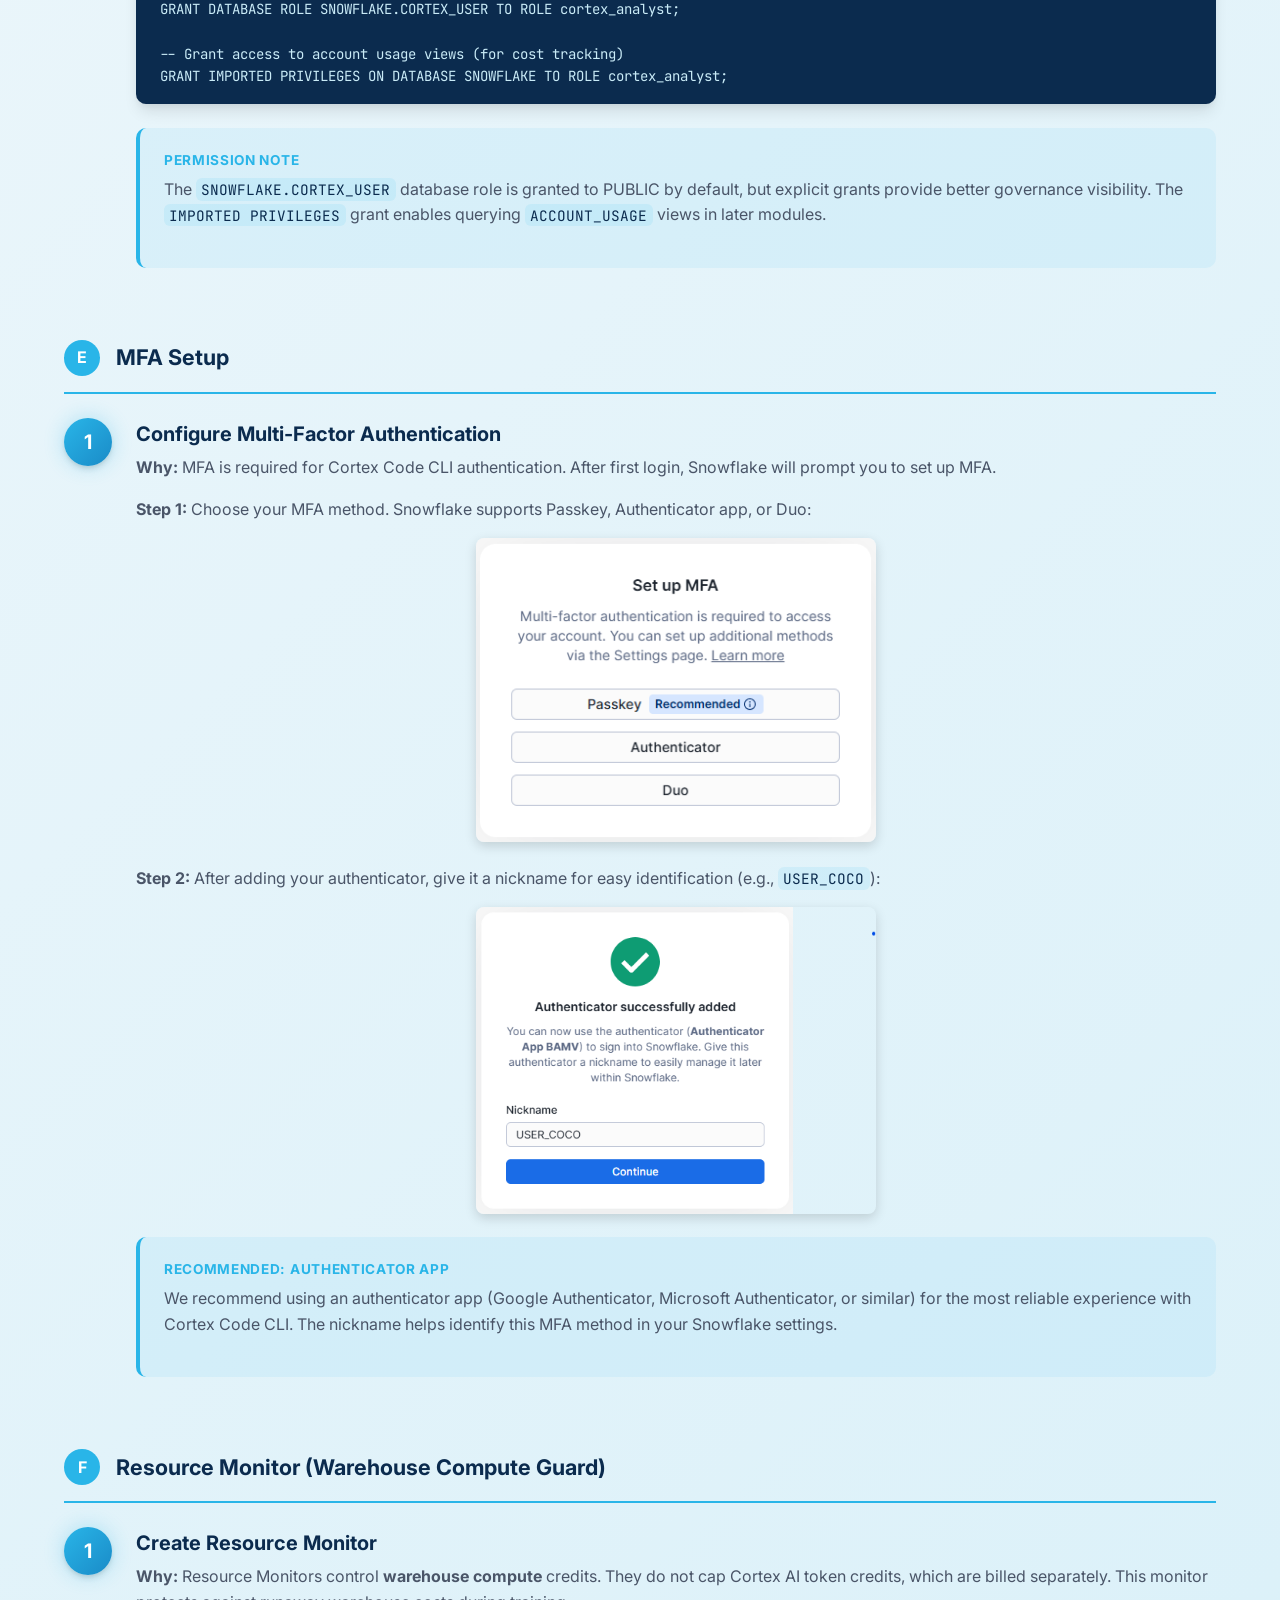
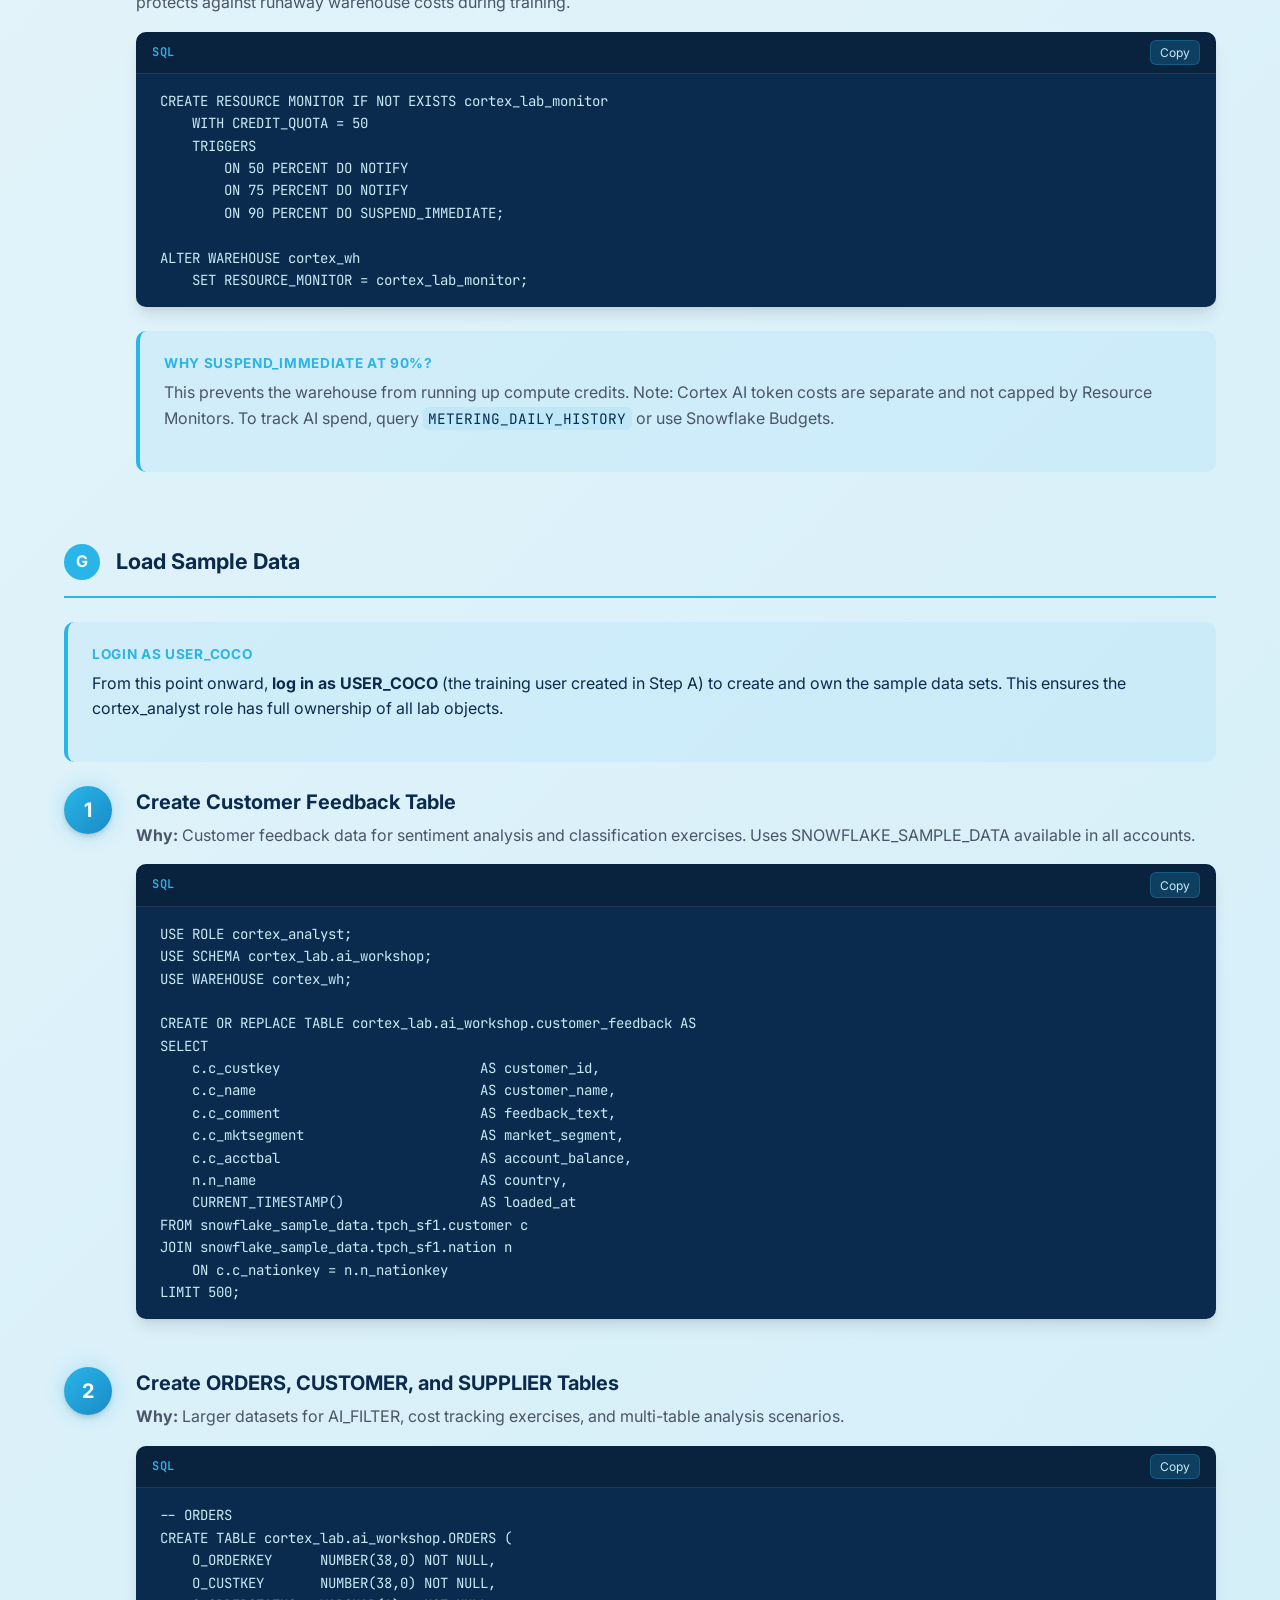
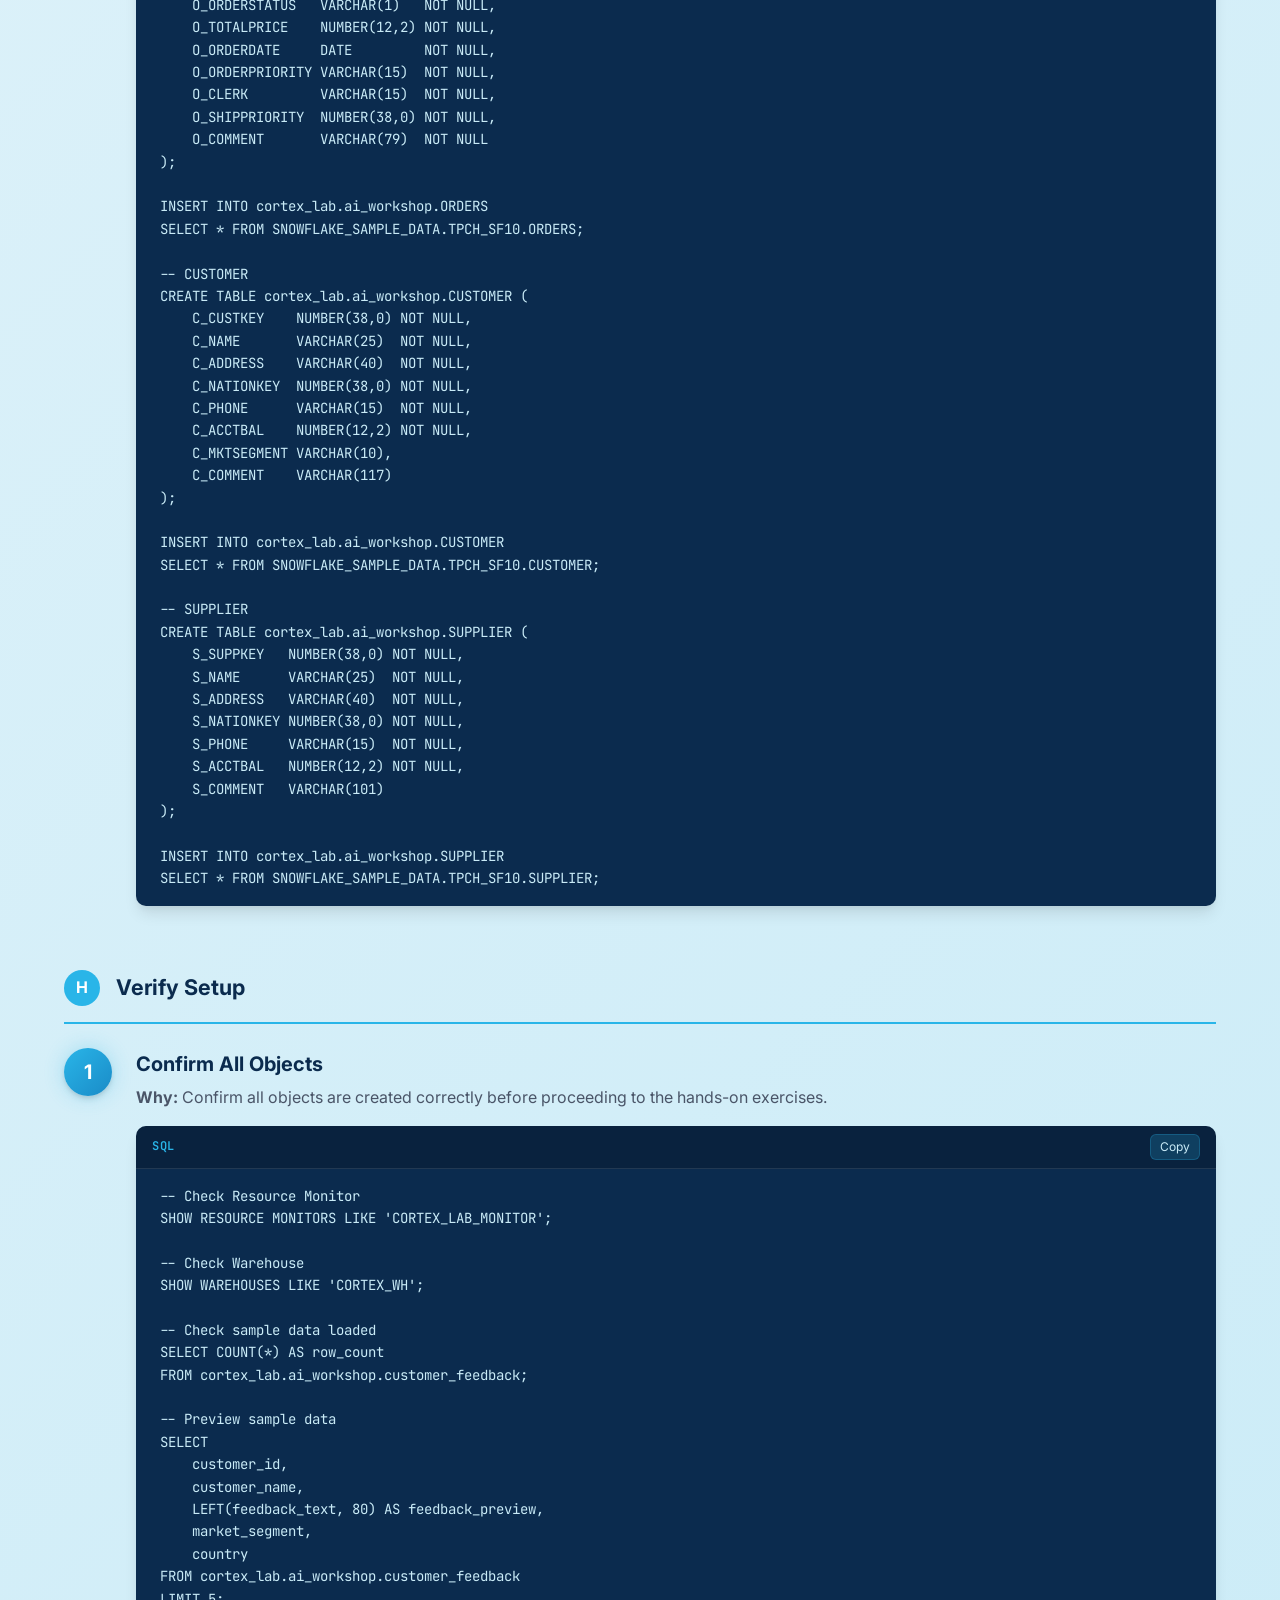
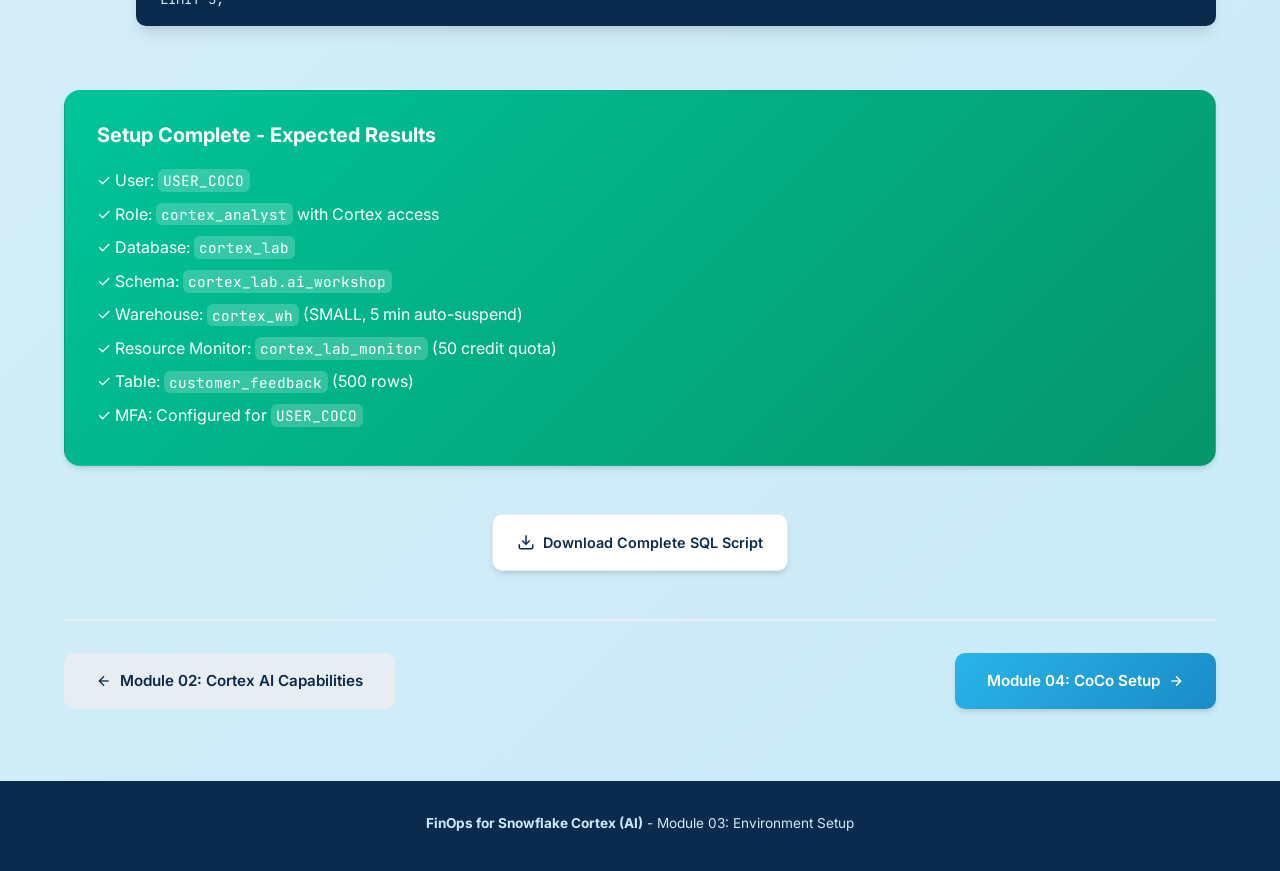
<file: modules/03-environment-setup.html>
<!DOCTYPE html>
<html lang="en">
<head>
  <meta charset="UTF-8">
  <meta name="viewport" content="width=device-width, initial-scale=1.0">
  <title>Module 03: Environment Setup - FinOps for Snowflake Cortex (AI)</title>
  <link rel="stylesheet" href="../css/theme.css">
  <link rel="icon" type="image/png" href="../icons/CoCo-Training.png">
</head>
<body>
  <!-- ─── Top Navigation ───────────────────────────────────────────────────── -->
  <nav class="top-nav">
    <div class="top-nav-inner">
      <a href="../index.html" class="nav-brand">
        <img src="../icons/CoCo-Training.png" alt="CoCo Training" width="28" height="28">
FinOps for Snowflake Cortex (AI)
      </a>
      <div class="nav-modules">
        <a href="01-ai-token-economy.html" class="nav-link" data-module="01"><span class="num">01</span> Tokens</a>
        <a href="02-cortex-ai-capabilities.html" class="nav-link" data-module="02"><span class="num">02</span> Capabilities</a>
        <a href="03-environment-setup.html" class="nav-link active" data-module="03"><span class="num">03</span> Environment</a>
        <a href="04-cortex-code-setup.html" class="nav-link" data-module="04"><span class="num">04</span> CoCo Setup</a>
        <a href="05-ai-sql-hands-on.html" class="nav-link" data-module="05"><span class="num">05</span> SQL Labs</a>
        <a href="06-token-usage-tracking.html" class="nav-link" data-module="06"><span class="num">06</span> Tracking</a>
        <a href="07-ai-credits-transition.html" class="nav-link" data-module="07"><span class="num">07</span> Spend Controls</a>
        <a href="08-streamlit-dashboard.html" class="nav-link" data-module="08"><span class="num">08</span> Dashboard</a>
        <a href="09-closing-note.html" class="nav-link" data-module="09"><span class="num">09</span> Closing</a>
      </div>
    </div>
  </nav>

  <!-- ─── Progress Bar ─────────────────────────────────────────────────────── -->
  <div class="progress-bar">
    <div class="progress-bar-fill" style="width: 33.3%;"></div>
    <span class="progress-text">3 of 9</span>
  </div>

  <main class="container">
    <!-- ─── Module Header ──────────────────────────────────────────────────── -->
    <header class="module-header">
      <div class="module-number">
        <span>MODULE 03</span>
        <span class="timing-badge lab">10 min</span>
      </div>
      <h1 class="module-title">Environment Setup</h1>
      <p class="module-subtitle">Build a governed AI lab environment with cost controls</p>
      
      <div class="learning-objectives">
        <h4>Learning Objectives</h4>
        <ul>
          <li>Sign up for Cortex Code and create your training user</li>
          <li>Build a governed AI lab environment in Snowflake</li>
          <li>Configure role, warehouse, and MFA for secure access</li>
          <li>Understand why each step exists from a cost governance lens</li>
        </ul>
      </div>
    </header>

    <div class="callout cost">
      <h5>Key Principle - Two Cost Layers</h5>
      <p>Resource Monitors cap <strong>warehouse compute</strong> credits. Cortex AI functions consume <strong>AI token credits</strong> billed separately. You need both: a Resource Monitor for compute and <code>METERING_DAILY_HISTORY</code> / Budgets for AI spend.</p>
    </div>

    <!-- ─── Section A: Sign Up for Cortex Code ──────────────────────────────── -->
    <section class="section">
      <div class="section-header">
        <div class="section-letter">A</div>
        <h2 class="section-title">Sign Up for Cortex Code</h2>
      </div>

      <div class="callout warn">
        <h5>Complete Before the Session</h5>
        <p>Account activation can take a few minutes. If you haven't done this yet, complete it now before proceeding to the hands-on modules.</p>
      </div>

      <div class="step">
        <div class="step-number">1</div>
        <div class="step-content">
          <h4>Create Your Cortex Code Account</h4>
          <p>Visit the Cortex Code signup page to create your account:</p>
          <p><a href="https://signup.snowflake.com/cortex-code" target="_blank" rel="noopener" style="font-size: 1.1rem; font-weight: 600;">https://signup.snowflake.com/cortex-code</a></p>
          <p style="color: #6b7280; font-size: 0.9rem;">Trial accounts include credits to explore Cortex Code capabilities.</p>
          <div class="callout warn" style="margin-top: var(--space-sm);">
            <h5>Credit Card Required</h5>
            <p>Cortex Code signup requires a credit card on file. No charges are applied during the trial period, but the card must be present to complete setup.</p>
          </div>
        </div>
      </div>

      <div class="step">
        <div class="step-number">2</div>
        <div class="step-content">
          <h4>Existing Snowflake Account</h4>
          <p>If you already have a Snowflake account, you can use Cortex Code with your existing credentials. The CLI will connect to your account using either:</p>
          <ul style="margin-top: var(--space-sm);">
            <li><strong>Browser-based SSO</strong> - Interactive use on a machine with a web browser</li>
            <li><strong>Programmatic Access Token (PAT)</strong> - Headless environments or automation</li>
          </ul>
        </div>
      </div>
    </section>

    <!-- ─── Section B: Create Role and User ─────────────────────────────────── -->
    <section class="section">
      <div class="section-header">
        <div class="section-letter">B</div>
        <h2 class="section-title">Create Role, User, and Database</h2>
      </div>

      <div class="step">
        <div class="step-number">1</div>
        <div class="step-content">
          <h4>Create Training Role and User</h4>
          <p><strong>Why:</strong> Dedicated role and user for training participants with only the permissions needed. Run the following as <code>ACCOUNTADMIN</code>:</p>
          <div class="code-block">
            <div class="code-header">
              <span class="code-lang">SQL</span>
              <button class="copy-btn"><span>Copy</span></button>
            </div>
            <div class="code-content">
              <pre>USE ROLE ACCOUNTADMIN;

-- Create dedicated training role
CREATE ROLE cortex_analyst;

-- Create training user
CREATE USER USER_COCO PASSWORD = '********';

-- Create training database and schema
CREATE DATABASE cortex_lab;
CREATE SCHEMA cortex_lab.ai_workshop;</pre>
            </div>
          </div>
        </div>
      </div>

      <div class="step">
        <div class="step-number">2</div>
        <div class="step-content">
          <h4>Grant Ownership and Permissions</h4>
          <p><strong>Why:</strong> The training role needs full ownership of the lab objects and access to Cortex AI capabilities.</p>
          <div class="code-block">
            <div class="code-header">
              <span class="code-lang">SQL</span>
              <button class="copy-btn"><span>Copy</span></button>
            </div>
            <div class="code-content">
              <pre>-- Grant ownership on training objects
GRANT OWNERSHIP ON DATABASE cortex_lab TO ROLE cortex_analyst;
GRANT OWNERSHIP ON SCHEMA cortex_lab.ai_workshop TO ROLE cortex_analyst;

-- Assign role to user
GRANT ROLE cortex_analyst TO USER USER_COCO;</pre>
            </div>
          </div>
        </div>
      </div>
    </section>

    <!-- ─── Section C: Create Warehouse ─────────────────────────────────────── -->
    <section class="section">
      <div class="section-header">
        <div class="section-letter">C</div>
        <h2 class="section-title">Create Warehouse with FinOps Settings</h2>
      </div>

      <div class="step">
        <div class="step-number">1</div>
        <div class="step-content">
          <h4>Provision Warehouse</h4>
          <p><strong>Why:</strong> 300-second (5 min) auto-suspend balances cost and resume latency. SMALL size is sufficient for training workloads. <code>MAX_CLUSTER_COUNT = 1</code> prevents multi-cluster scaling.</p>
          <div class="code-block">
            <div class="code-header">
              <span class="code-lang">SQL</span>
              <button class="copy-btn"><span>Copy</span></button>
            </div>
            <div class="code-content">
              <pre>CREATE WAREHOUSE cortex_wh
    WAREHOUSE_SIZE = 'SMALL'
    AUTO_SUSPEND = 300
    AUTO_RESUME = TRUE
    MAX_CLUSTER_COUNT = 1;

-- Grant ownership to training role
GRANT OWNERSHIP ON WAREHOUSE cortex_wh TO ROLE cortex_analyst;</pre>
            </div>
          </div>
        </div>
      </div>
    </section>

    <!-- ─── Section D: Grant Cortex Access ──────────────────────────────────── -->
    <section class="section">
      <div class="section-header">
        <div class="section-letter">D</div>
        <h2 class="section-title">Grant Cortex AI Access</h2>
      </div>

      <div class="step">
        <div class="step-number">1</div>
        <div class="step-content">
          <h4>Enable Cortex Capabilities</h4>
          <p><strong>Why:</strong> The <code>COPILOT_USER</code> and <code>CORTEX_USER</code> database roles are required to use Cortex AI functions and Copilot features. Imported privileges on the SNOWFLAKE database enable access to account usage views for cost tracking.</p>
          <div class="code-block">
            <div class="code-header">
              <span class="code-lang">SQL</span>
              <button class="copy-btn"><span>Copy</span></button>
            </div>
            <div class="code-content">
              <pre>-- Grant Cortex AI capabilities
GRANT DATABASE ROLE SNOWFLAKE.COPILOT_USER TO ROLE cortex_analyst;
GRANT DATABASE ROLE SNOWFLAKE.CORTEX_USER TO ROLE cortex_analyst;

-- Grant access to account usage views (for cost tracking)
GRANT IMPORTED PRIVILEGES ON DATABASE SNOWFLAKE TO ROLE cortex_analyst;</pre>
            </div>
          </div>
          <div class="callout tip">
            <h5>Permission Note</h5>
            <p>The <code>SNOWFLAKE.CORTEX_USER</code> database role is granted to PUBLIC by default, but explicit grants provide better governance visibility. The <code>IMPORTED PRIVILEGES</code> grant enables querying <code>ACCOUNT_USAGE</code> views in later modules.</p>
          </div>
        </div>
      </div>
    </section>

    <!-- ─── Section E: MFA Setup ────────────────────────────────────────────── -->
    <section class="section">
      <div class="section-header">
        <div class="section-letter">E</div>
        <h2 class="section-title">MFA Setup</h2>
      </div>

      <div class="step">
        <div class="step-number">1</div>
        <div class="step-content">
          <h4>Configure Multi-Factor Authentication</h4>
          <p><strong>Why:</strong> MFA is required for Cortex Code CLI authentication. After first login, Snowflake will prompt you to set up MFA.</p>
          
          <p style="margin-top: var(--space-md);"><strong>Step 1:</strong> Choose your MFA method. Snowflake supports Passkey, Authenticator app, or Duo:</p>
          <div style="text-align: center; margin: var(--space-md) 0;">
            <img src="../icons/MFA-Setup-1.png" alt="MFA Setup - Choose method: Passkey (Recommended), Authenticator, or Duo" style="max-width: 400px; width: 100%; border-radius: 8px; box-shadow: 0 4px 12px rgba(0,0,0,0.15);">
          </div>

          <p style="margin-top: var(--space-md);"><strong>Step 2:</strong> After adding your authenticator, give it a nickname for easy identification (e.g., <code>USER_COCO</code>):</p>
          <div style="text-align: center; margin: var(--space-md) 0;">
            <img src="../icons/MFA-Setup-2.png" alt="MFA Setup - Authenticator successfully added with nickname USER_COCO" style="max-width: 400px; width: 100%; border-radius: 8px; box-shadow: 0 4px 12px rgba(0,0,0,0.15);">
          </div>

          <div class="callout tip" style="margin-top: var(--space-md);">
            <h5>Recommended: Authenticator App</h5>
            <p>We recommend using an authenticator app (Google Authenticator, Microsoft Authenticator, or similar) for the most reliable experience with Cortex Code CLI. The nickname helps identify this MFA method in your Snowflake settings.</p>
          </div>
        </div>
      </div>
    </section>

    <!-- ─── Section F: Resource Monitor ─────────────────────────────────────── -->
    <section class="section">
      <div class="section-header">
        <div class="section-letter">F</div>
        <h2 class="section-title">Resource Monitor (Warehouse Compute Guard)</h2>
      </div>

      <div class="step">
        <div class="step-number">1</div>
        <div class="step-content">
          <h4>Create Resource Monitor</h4>
          <p><strong>Why:</strong> Resource Monitors control <strong>warehouse compute</strong> credits. They do not cap Cortex AI token credits, which are billed separately. This monitor protects against runaway warehouse costs during training.</p>
          <div class="code-block">
            <div class="code-header">
              <span class="code-lang">SQL</span>
              <button class="copy-btn"><span>Copy</span></button>
            </div>
            <div class="code-content">
              <pre>CREATE RESOURCE MONITOR IF NOT EXISTS cortex_lab_monitor
    WITH CREDIT_QUOTA = 50
    TRIGGERS
        ON 50 PERCENT DO NOTIFY
        ON 75 PERCENT DO NOTIFY
        ON 90 PERCENT DO SUSPEND_IMMEDIATE;

ALTER WAREHOUSE cortex_wh
    SET RESOURCE_MONITOR = cortex_lab_monitor;</pre>
            </div>
          </div>
          <div class="callout tip">
            <h5>Why SUSPEND_IMMEDIATE at 90%?</h5>
            <p>This prevents the warehouse from running up compute credits. Note: Cortex AI token costs are separate and not capped by Resource Monitors. To track AI spend, query <code>METERING_DAILY_HISTORY</code> or use Snowflake Budgets.</p>
          </div>
        </div>
      </div>
    </section>

    <!-- ─── Section G: Sample Data ──────────────────────────────────────────── -->
    <section class="section">
      <div class="section-header">
        <div class="section-letter">G</div>
        <h2 class="section-title">Load Sample Data</h2>
      </div>

      <div class="callout tip" style="margin-bottom: var(--space-lg);">
        <h5>Login as USER_COCO</h5>
        <p>From this point onward, <strong>log in as USER_COCO</strong> (the training user created in Step A) to create and own the sample data sets. This ensures the cortex_analyst role has full ownership of all lab objects.</p>
      </div>

      <div class="step">
        <div class="step-number">1</div>
        <div class="step-content">
          <h4>Create Customer Feedback Table</h4>
          <p><strong>Why:</strong> Customer feedback data for sentiment analysis and classification exercises. Uses SNOWFLAKE_SAMPLE_DATA available in all accounts.</p>
          <div class="code-block">
            <div class="code-header">
              <span class="code-lang">SQL</span>
              <button class="copy-btn"><span>Copy</span></button>
            </div>
            <div class="code-content">
              <pre>USE ROLE cortex_analyst;
USE SCHEMA cortex_lab.ai_workshop;
USE WAREHOUSE cortex_wh;

CREATE OR REPLACE TABLE cortex_lab.ai_workshop.customer_feedback AS
SELECT
    c.c_custkey                         AS customer_id,
    c.c_name                            AS customer_name,
    c.c_comment                         AS feedback_text,
    c.c_mktsegment                      AS market_segment,
    c.c_acctbal                         AS account_balance,
    n.n_name                            AS country,
    CURRENT_TIMESTAMP()                 AS loaded_at
FROM snowflake_sample_data.tpch_sf1.customer c
JOIN snowflake_sample_data.tpch_sf1.nation n
    ON c.c_nationkey = n.n_nationkey
LIMIT 500;</pre>
            </div>
          </div>
        </div>
      </div>

      <div class="step">
        <div class="step-number">2</div>
        <div class="step-content">
          <h4>Create ORDERS, CUSTOMER, and SUPPLIER Tables</h4>
          <p><strong>Why:</strong> Larger datasets for AI_FILTER, cost tracking exercises, and multi-table analysis scenarios.</p>
          <div class="code-block">
            <div class="code-header">
              <span class="code-lang">SQL</span>
              <button class="copy-btn"><span>Copy</span></button>
            </div>
            <div class="code-content">
              <pre>-- ORDERS
CREATE TABLE cortex_lab.ai_workshop.ORDERS (
    O_ORDERKEY      NUMBER(38,0) NOT NULL,
    O_CUSTKEY       NUMBER(38,0) NOT NULL,
    O_ORDERSTATUS   VARCHAR(1)   NOT NULL,
    O_TOTALPRICE    NUMBER(12,2) NOT NULL,
    O_ORDERDATE     DATE         NOT NULL,
    O_ORDERPRIORITY VARCHAR(15)  NOT NULL,
    O_CLERK         VARCHAR(15)  NOT NULL,
    O_SHIPPRIORITY  NUMBER(38,0) NOT NULL,
    O_COMMENT       VARCHAR(79)  NOT NULL
);

INSERT INTO cortex_lab.ai_workshop.ORDERS
SELECT * FROM SNOWFLAKE_SAMPLE_DATA.TPCH_SF10.ORDERS;

-- CUSTOMER
CREATE TABLE cortex_lab.ai_workshop.CUSTOMER (
    C_CUSTKEY    NUMBER(38,0) NOT NULL,
    C_NAME       VARCHAR(25)  NOT NULL,
    C_ADDRESS    VARCHAR(40)  NOT NULL,
    C_NATIONKEY  NUMBER(38,0) NOT NULL,
    C_PHONE      VARCHAR(15)  NOT NULL,
    C_ACCTBAL    NUMBER(12,2) NOT NULL,
    C_MKTSEGMENT VARCHAR(10),
    C_COMMENT    VARCHAR(117)
);

INSERT INTO cortex_lab.ai_workshop.CUSTOMER
SELECT * FROM SNOWFLAKE_SAMPLE_DATA.TPCH_SF10.CUSTOMER;

-- SUPPLIER
CREATE TABLE cortex_lab.ai_workshop.SUPPLIER (
    S_SUPPKEY   NUMBER(38,0) NOT NULL,
    S_NAME      VARCHAR(25)  NOT NULL,
    S_ADDRESS   VARCHAR(40)  NOT NULL,
    S_NATIONKEY NUMBER(38,0) NOT NULL,
    S_PHONE     VARCHAR(15)  NOT NULL,
    S_ACCTBAL   NUMBER(12,2) NOT NULL,
    S_COMMENT   VARCHAR(101)
);

INSERT INTO cortex_lab.ai_workshop.SUPPLIER
SELECT * FROM SNOWFLAKE_SAMPLE_DATA.TPCH_SF10.SUPPLIER;</pre>
            </div>
          </div>
        </div>
      </div>
    </section>

    <!-- ─── Section H: Verify ───────────────────────────────────────────────── -->
    <section class="section">
      <div class="section-header">
        <div class="section-letter">H</div>
        <h2 class="section-title">Verify Setup</h2>
      </div>

      <div class="step">
        <div class="step-number">1</div>
        <div class="step-content">
          <h4>Confirm All Objects</h4>
          <p><strong>Why:</strong> Confirm all objects are created correctly before proceeding to the hands-on exercises.</p>
          <div class="code-block">
            <div class="code-header">
              <span class="code-lang">SQL</span>
              <button class="copy-btn"><span>Copy</span></button>
            </div>
            <div class="code-content">
              <pre>-- Check Resource Monitor
SHOW RESOURCE MONITORS LIKE 'CORTEX_LAB_MONITOR';

-- Check Warehouse
SHOW WAREHOUSES LIKE 'CORTEX_WH';

-- Check sample data loaded
SELECT COUNT(*) AS row_count 
FROM cortex_lab.ai_workshop.customer_feedback;

-- Preview sample data
SELECT 
    customer_id,
    customer_name,
    LEFT(feedback_text, 80) AS feedback_preview,
    market_segment,
    country
FROM cortex_lab.ai_workshop.customer_feedback
LIMIT 5;</pre>
            </div>
          </div>
        </div>
      </div>
    </section>

    <!-- ─── Expected Results ───────────────────────────────────────────────── -->
    <section class="section">
      <div class="panel" style="background: linear-gradient(135deg, var(--sf-good), #059669); color: white;">
        <h4 style="color: white;">Setup Complete - Expected Results</h4>
        <ul style="list-style: none; padding: 0; margin-top: var(--space-md);">
          <li style="padding: var(--space-xs) 0;">&#10003; User: <code style="background: rgba(255,255,255,0.2); color: white;">USER_COCO</code></li>
          <li style="padding: var(--space-xs) 0;">&#10003; Role: <code style="background: rgba(255,255,255,0.2); color: white;">cortex_analyst</code> with Cortex access</li>
          <li style="padding: var(--space-xs) 0;">&#10003; Database: <code style="background: rgba(255,255,255,0.2); color: white;">cortex_lab</code></li>
          <li style="padding: var(--space-xs) 0;">&#10003; Schema: <code style="background: rgba(255,255,255,0.2); color: white;">cortex_lab.ai_workshop</code></li>
          <li style="padding: var(--space-xs) 0;">&#10003; Warehouse: <code style="background: rgba(255,255,255,0.2); color: white;">cortex_wh</code> (SMALL, 5 min auto-suspend)</li>
          <li style="padding: var(--space-xs) 0;">&#10003; Resource Monitor: <code style="background: rgba(255,255,255,0.2); color: white;">cortex_lab_monitor</code> (50 credit quota)</li>
          <li style="padding: var(--space-xs) 0;">&#10003; Table: <code style="background: rgba(255,255,255,0.2); color: white;">customer_feedback</code> (500 rows)</li>
          <li style="padding: var(--space-xs) 0;">&#10003; MFA: Configured for <code style="background: rgba(255,255,255,0.2); color: white;">USER_COCO</code></li>
        </ul>
      </div>
    </section>

    <!-- ─── Download SQL ───────────────────────────────────────────────────── -->
    <section class="section text-center">
      <a href="../sql/04-environment-setup.sql" class="download-btn" target="_blank" rel="noopener" style="display: inline-flex;">
        <svg width="18" height="18" viewBox="0 0 24 24" fill="none" stroke="currentColor" stroke-width="2">
          <path d="M21 15v4a2 2 0 0 1-2 2H5a2 2 0 0 1-2-2v-4"/>
          <polyline points="7 10 12 15 17 10"/>
          <line x1="12" y1="15" x2="12" y2="3"/>
        </svg>
        Download Complete SQL Script
      </a>
    </section>

    <!-- ─── Navigation Footer ──────────────────────────────────────────────── -->
    <nav class="nav-footer">
      <a href="02-cortex-ai-capabilities.html" class="nav-btn prev">
        <svg width="16" height="16" viewBox="0 0 24 24" fill="none" stroke="currentColor" stroke-width="2">
          <line x1="19" y1="12" x2="5" y2="12"/>
          <polyline points="12 19 5 12 12 5"/>
        </svg>
        Module 02: Cortex AI Capabilities
      </a>
      <a href="04-cortex-code-setup.html" class="nav-btn next">
        Module 04: CoCo Setup
        <svg width="16" height="16" viewBox="0 0 24 24" fill="none" stroke="currentColor" stroke-width="2">
          <line x1="5" y1="12" x2="19" y2="12"/>
          <polyline points="12 5 19 12 12 19"/>
        </svg>
      </a>
    </nav>
  </main>

  <!-- ─── Footer ───────────────────────────────────────────────────────────── -->
  <footer class="site-footer">
    <p><strong>FinOps for Snowflake Cortex (AI)</strong> - Module 03: Environment Setup</p>
  </footer>

  <script src="../js/main.js"></script>
</body>
</html>
</file>
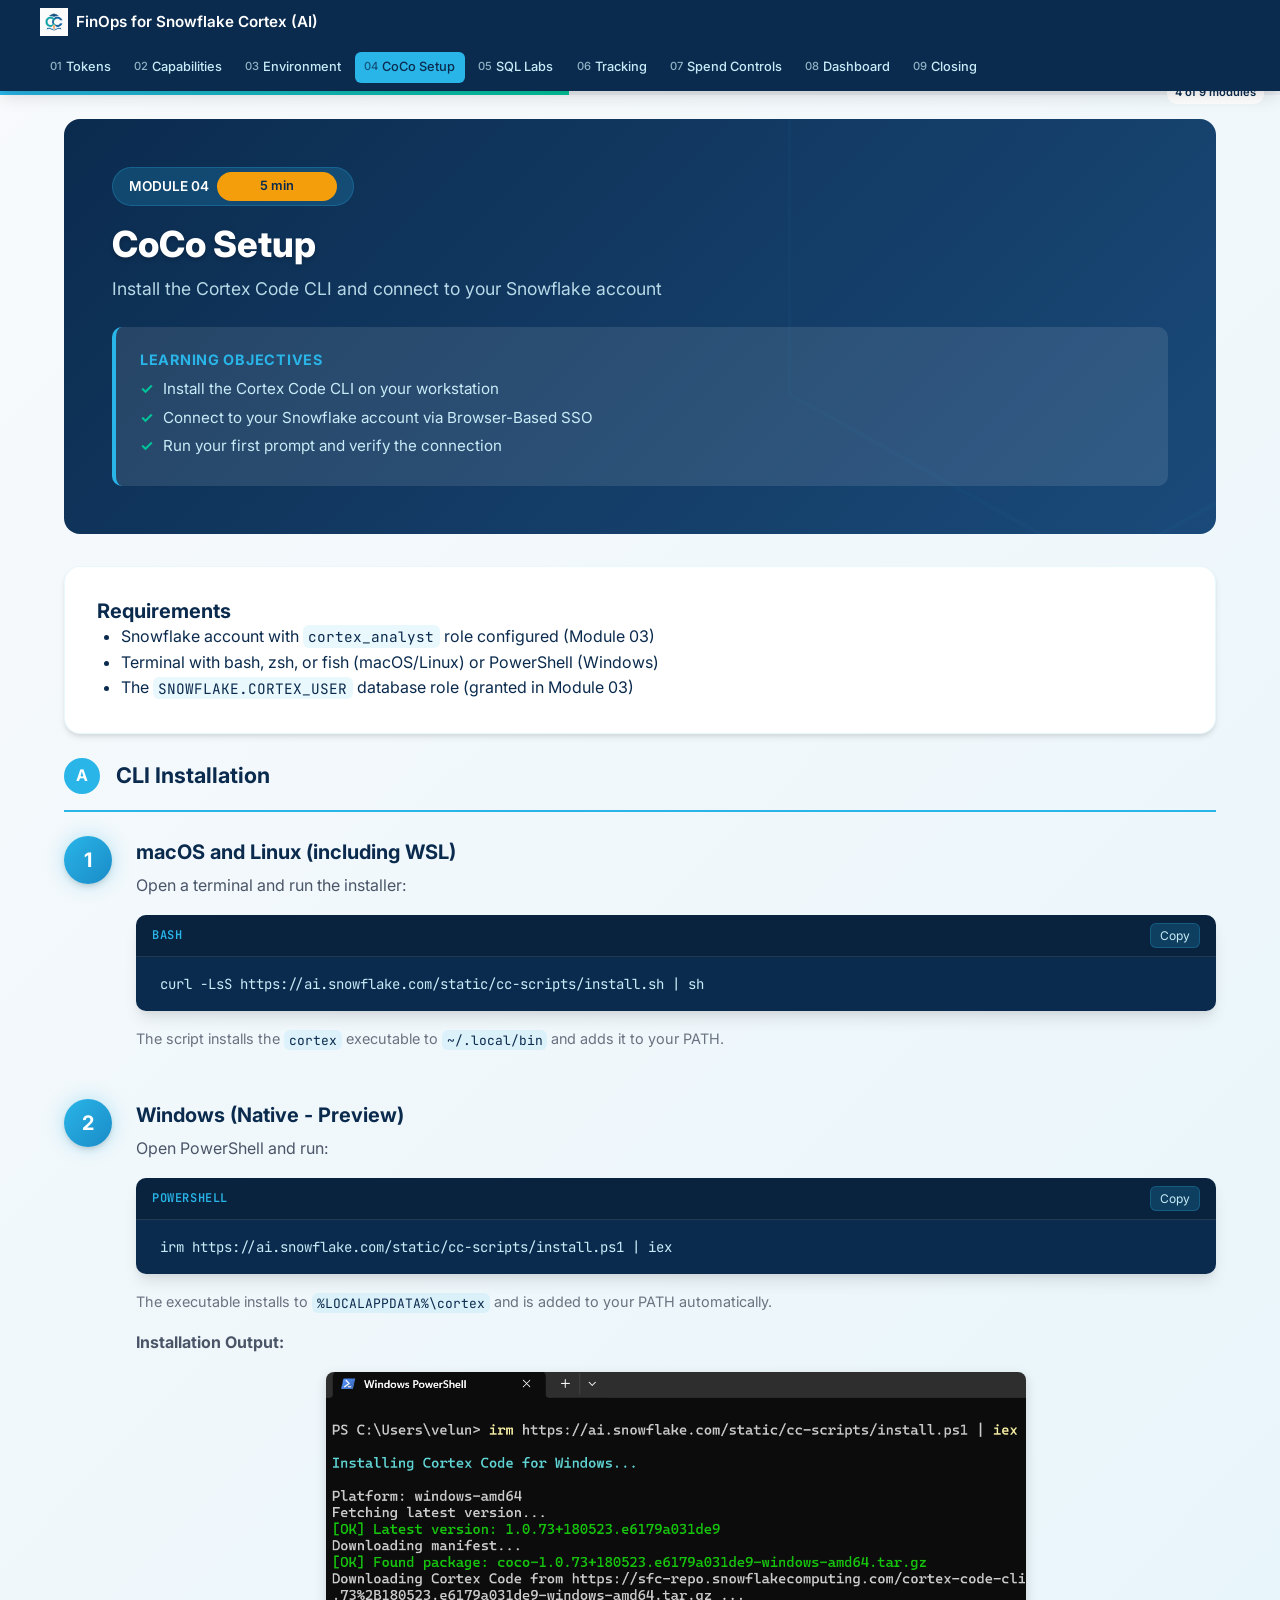
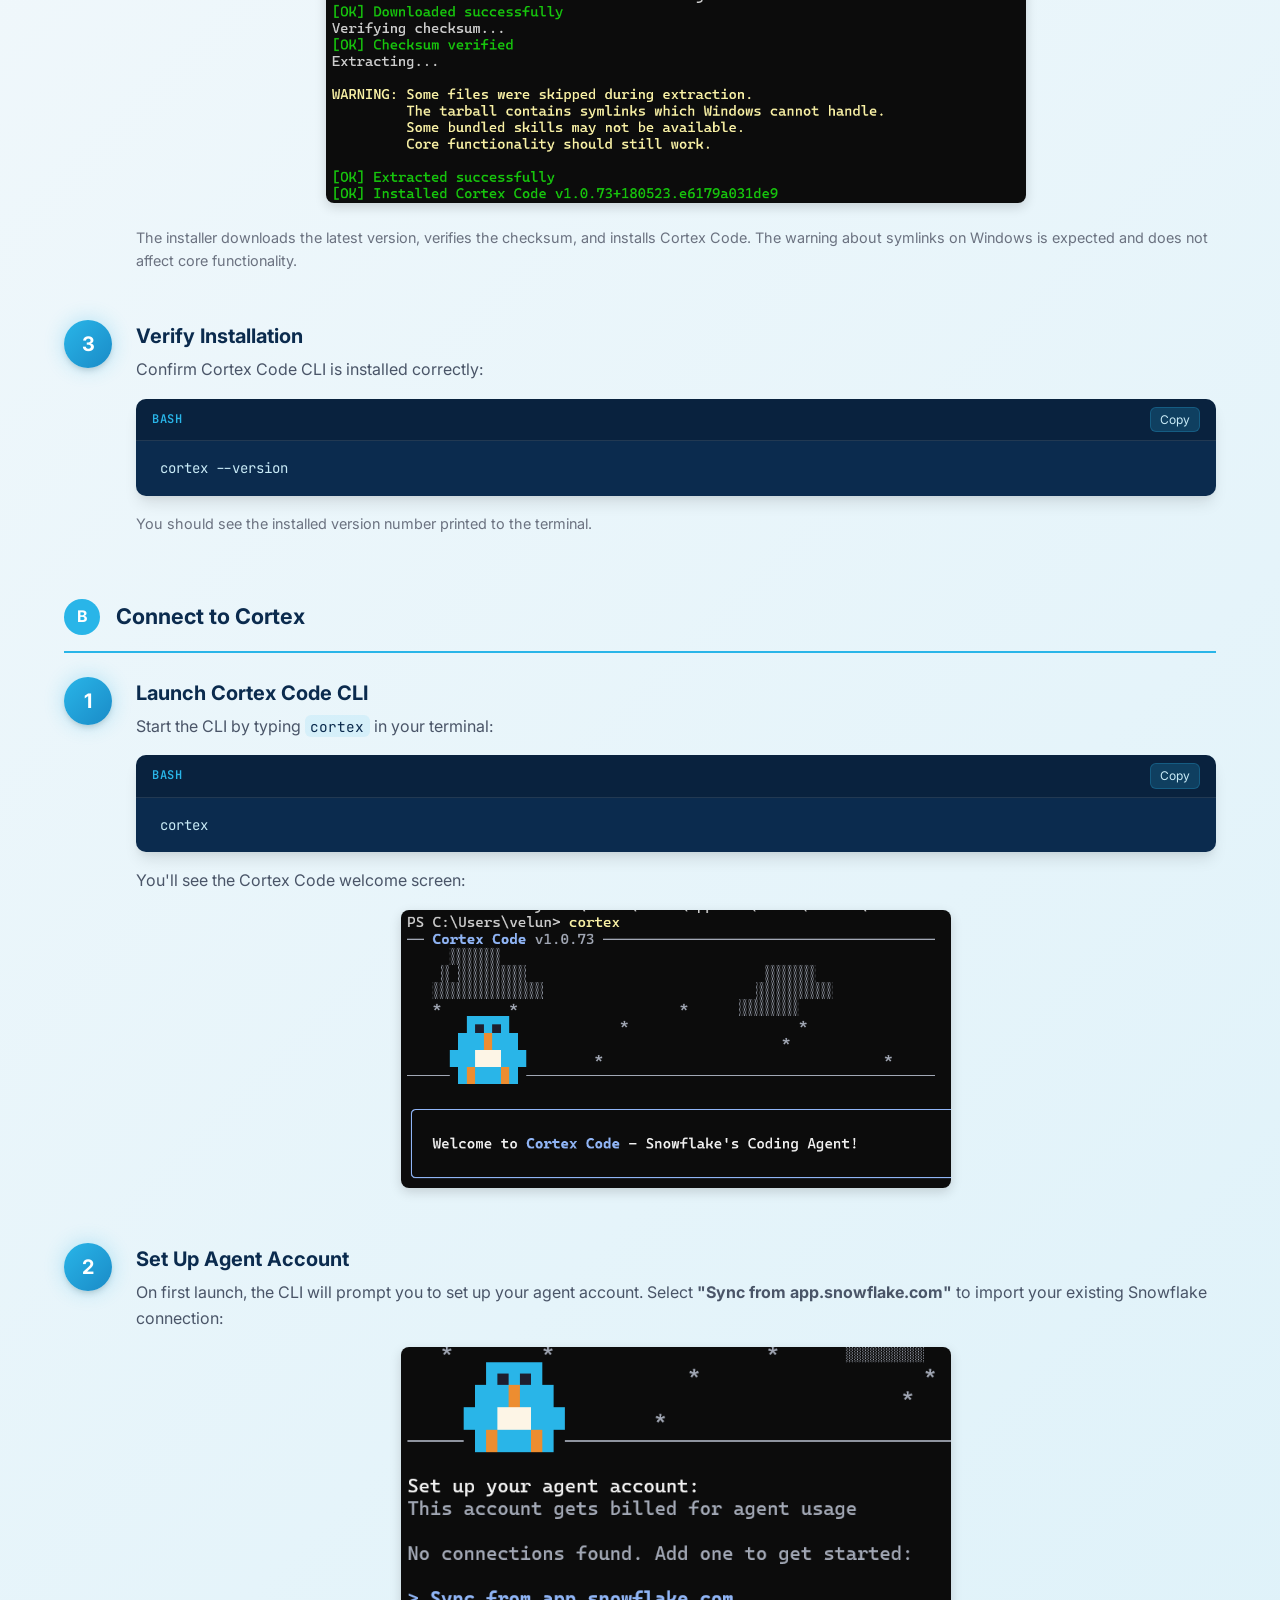
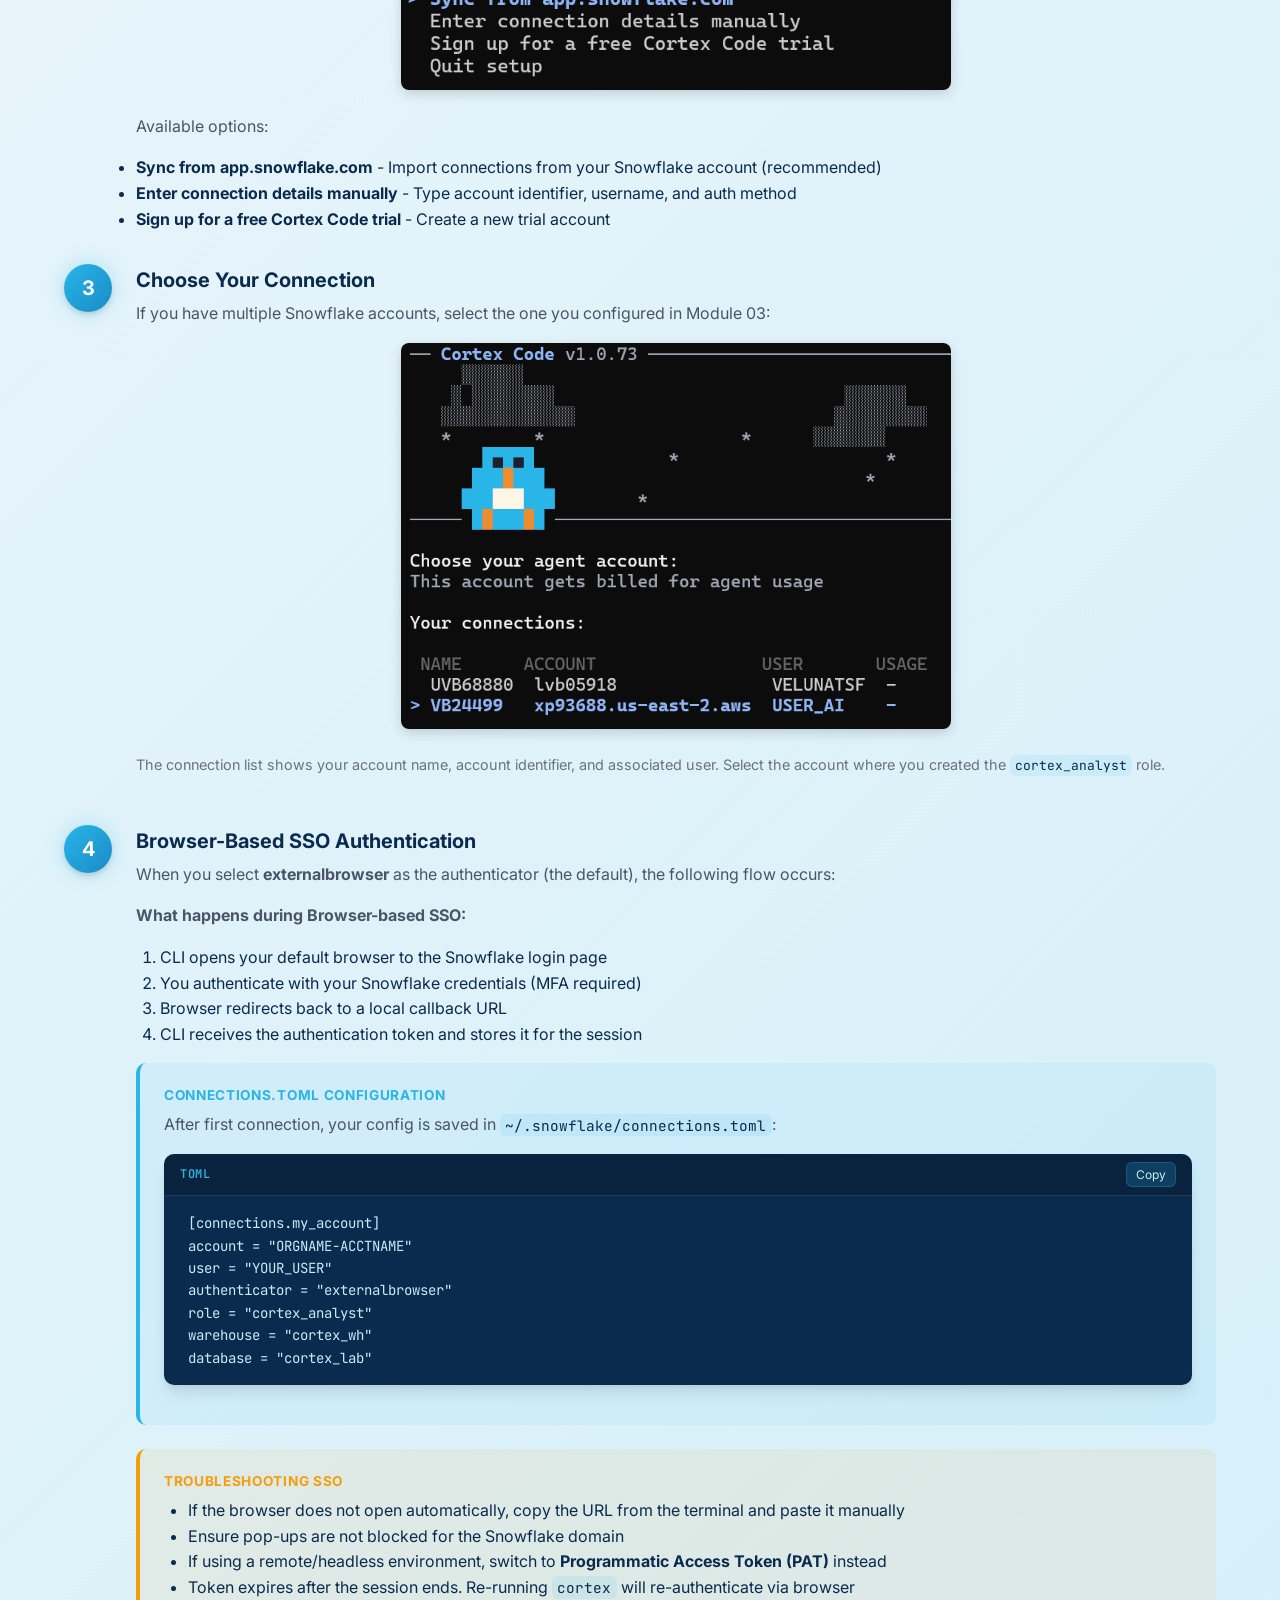
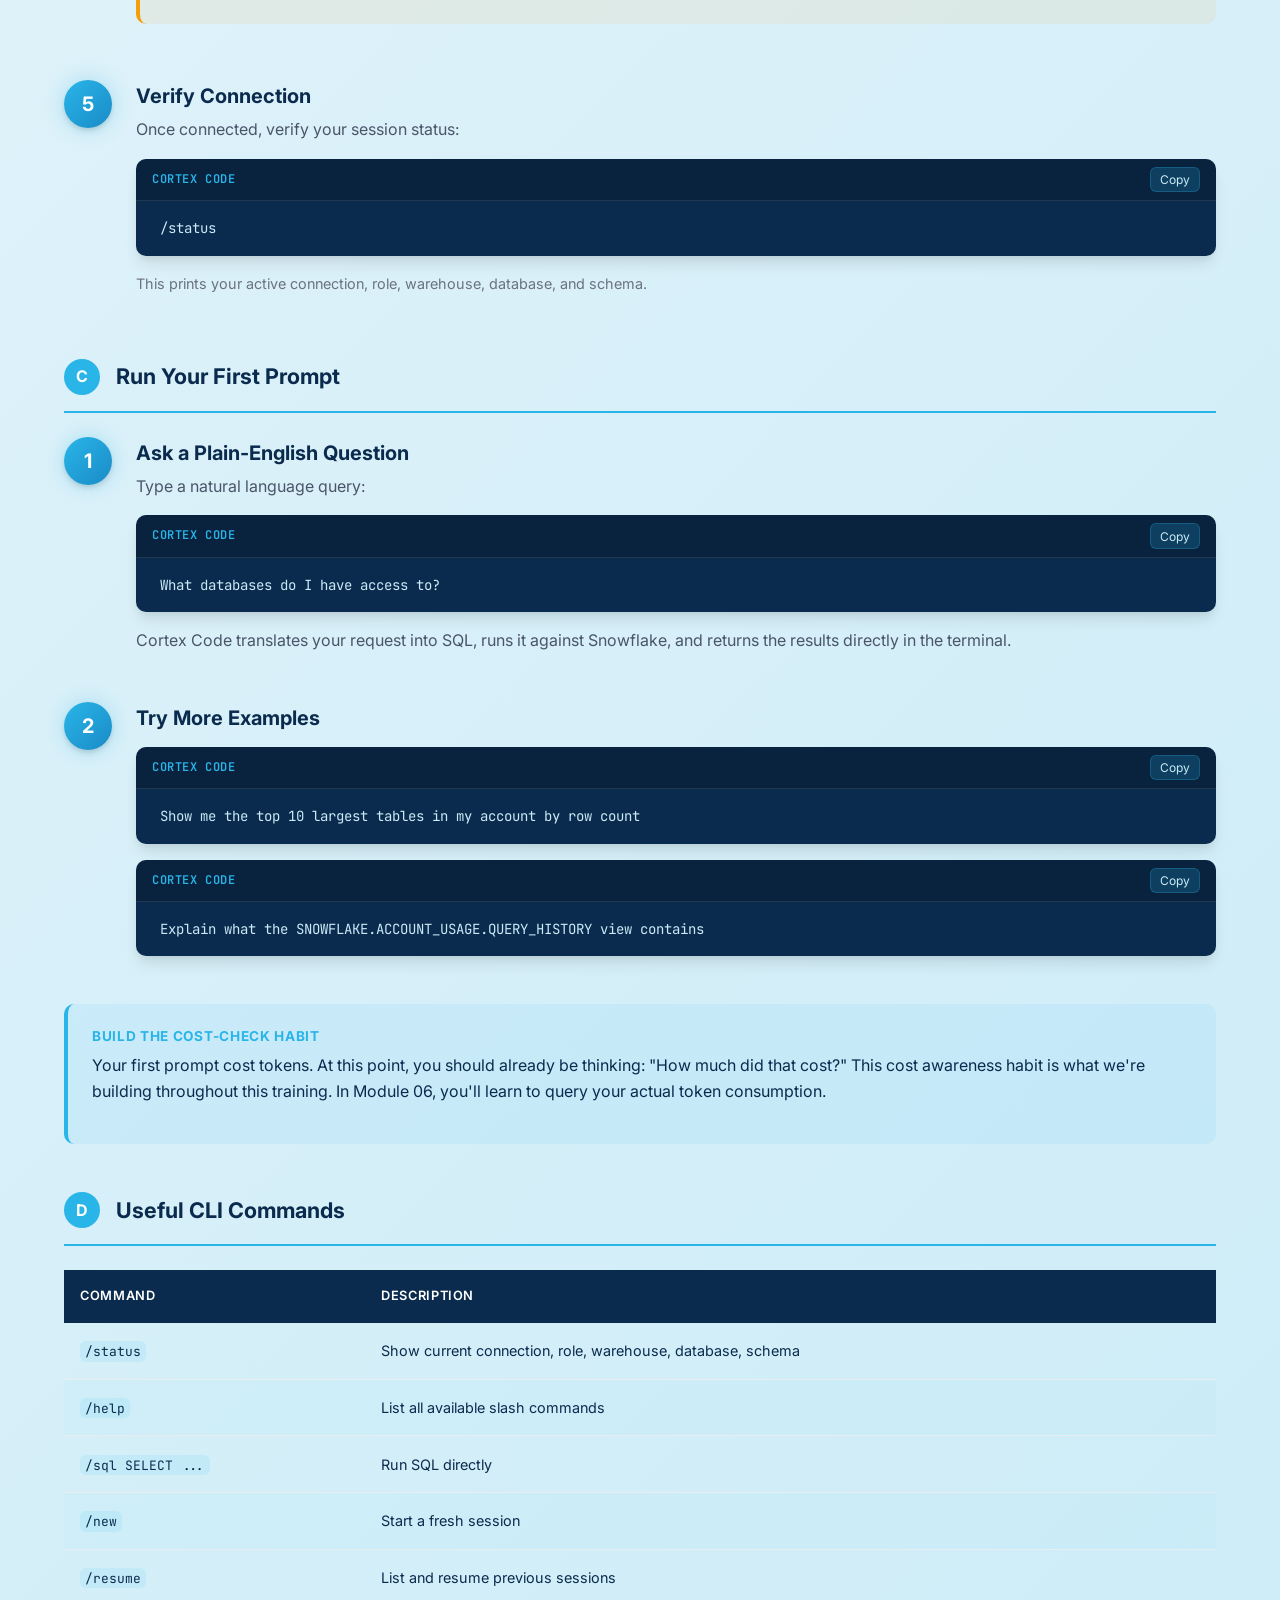
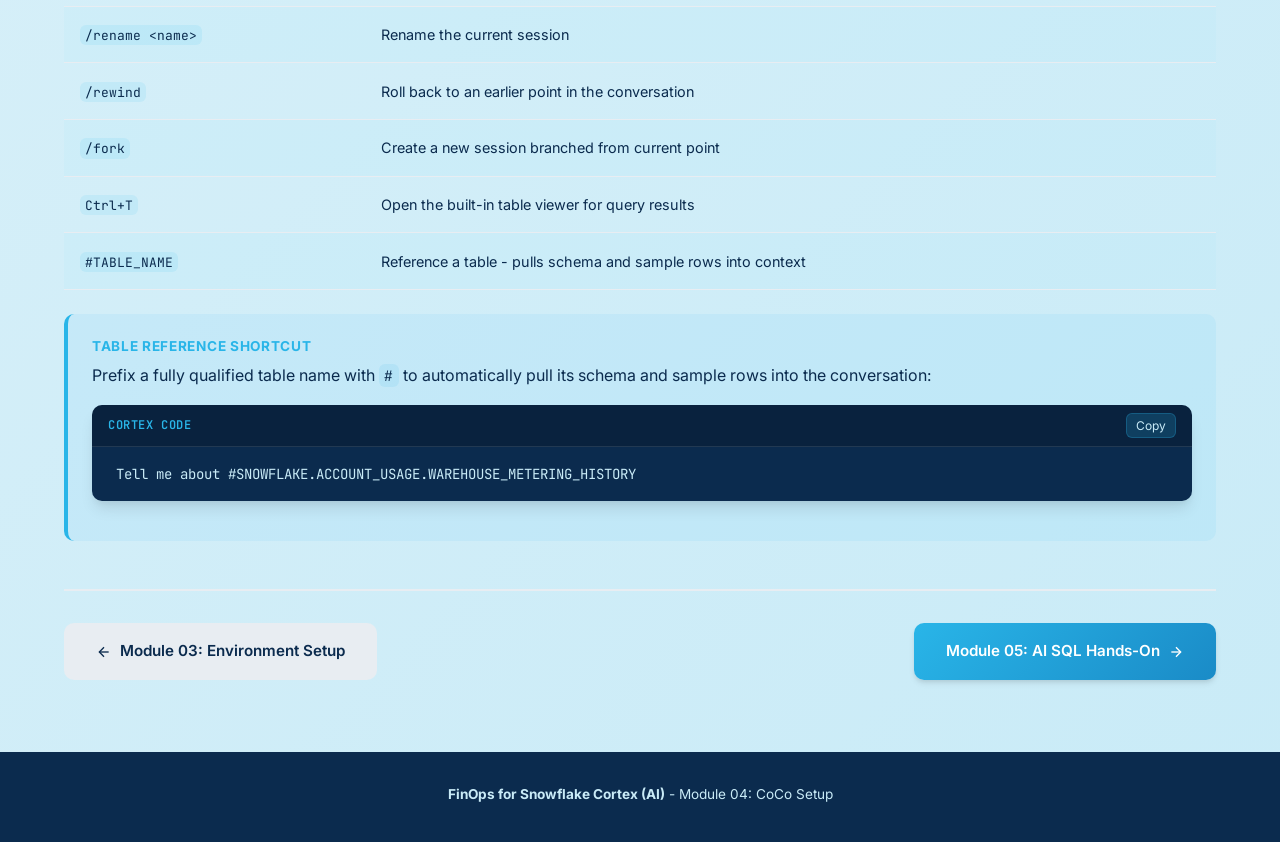
<file: modules/04-cortex-code-setup.html>
<!DOCTYPE html>
<html lang="en">
<head>
  <meta charset="UTF-8">
  <meta name="viewport" content="width=device-width, initial-scale=1.0">
  <title>Module 04: CoCo Setup - FinOps for Snowflake Cortex (AI)</title>
  <link rel="stylesheet" href="../css/theme.css">
  <link rel="icon" type="image/png" href="../icons/CoCo-Training.png">
</head>
<body>
  <!-- ─── Top Navigation ───────────────────────────────────────────────────── -->
  <nav class="top-nav">
    <div class="top-nav-inner">
      <a href="../index.html" class="nav-brand">
        <img src="../icons/CoCo-Training.png" alt="CoCo Training" width="28" height="28">
FinOps for Snowflake Cortex (AI)
      </a>
      <div class="nav-modules">
        <a href="01-ai-token-economy.html" class="nav-link" data-module="01"><span class="num">01</span> Tokens</a>
        <a href="02-cortex-ai-capabilities.html" class="nav-link" data-module="02"><span class="num">02</span> Capabilities</a>
        <a href="03-environment-setup.html" class="nav-link" data-module="03"><span class="num">03</span> Environment</a>
        <a href="04-cortex-code-setup.html" class="nav-link active" data-module="04"><span class="num">04</span> CoCo Setup</a>
        <a href="05-ai-sql-hands-on.html" class="nav-link" data-module="05"><span class="num">05</span> SQL Labs</a>
        <a href="06-token-usage-tracking.html" class="nav-link" data-module="06"><span class="num">06</span> Tracking</a>
        <a href="07-ai-credits-transition.html" class="nav-link" data-module="07"><span class="num">07</span> Spend Controls</a>
        <a href="08-streamlit-dashboard.html" class="nav-link" data-module="08"><span class="num">08</span> Dashboard</a>
        <a href="09-closing-note.html" class="nav-link" data-module="09"><span class="num">09</span> Closing</a>
      </div>
    </div>
  </nav>

  <!-- ─── Progress Bar ─────────────────────────────────────────────────────── -->
  <div class="progress-bar">
    <div class="progress-bar-fill" style="width: 44.4%;"></div>
    <span class="progress-text">4 of 9</span>
  </div>

  <main class="container">
    <!-- ─── Module Header ──────────────────────────────────────────────────── -->
    <header class="module-header">
      <div class="module-number">
        <span>MODULE 04</span>
        <span class="timing-badge setup">5 min</span>
      </div>
      <h1 class="module-title">CoCo Setup</h1>
      <p class="module-subtitle">Install the Cortex Code CLI and connect to your Snowflake account</p>
      
      <div class="learning-objectives">
        <h4>Learning Objectives</h4>
        <ul>
          <li>Install the Cortex Code CLI on your workstation</li>
          <li>Connect to your Snowflake account via Browser-Based SSO</li>
          <li>Run your first prompt and verify the connection</li>
        </ul>
      </div>
    </header>

    <div class="panel" style="margin-top: var(--space-lg);">
      <h4>Requirements</h4>
      <ul style="list-style: disc; padding-left: 1.5rem;">
        <li>Snowflake account with <code>cortex_analyst</code> role configured (Module 03)</li>
        <li>Terminal with bash, zsh, or fish (macOS/Linux) or PowerShell (Windows)</li>
        <li>The <code>SNOWFLAKE.CORTEX_USER</code> database role (granted in Module 03)</li>
      </ul>
    </div>

    <!-- ─── Section A: CLI Installation ──────────────────────────────────────── -->
    <section class="section">
      <div class="section-header">
        <div class="section-letter">A</div>
        <h2 class="section-title">CLI Installation</h2>
      </div>

      <div class="step">
        <div class="step-number">1</div>
        <div class="step-content">
          <h4>macOS and Linux (including WSL)</h4>
          <p>Open a terminal and run the installer:</p>
          <div class="code-block">
            <div class="code-header">
              <span class="code-lang">Bash</span>
              <button class="copy-btn"><span>Copy</span></button>
            </div>
            <div class="code-content">
              <pre>curl -LsS https://ai.snowflake.com/static/cc-scripts/install.sh | sh</pre>
            </div>
          </div>
          <p style="color: #6b7280; font-size: 0.9rem;">The script installs the <code>cortex</code> executable to <code>~/.local/bin</code> and adds it to your PATH.</p>
        </div>
      </div>

      <div class="step">
        <div class="step-number">2</div>
        <div class="step-content">
          <h4>Windows (Native - Preview)</h4>
          <p>Open PowerShell and run:</p>
          <div class="code-block">
            <div class="code-header">
              <span class="code-lang">PowerShell</span>
              <button class="copy-btn"><span>Copy</span></button>
            </div>
            <div class="code-content">
              <pre>irm https://ai.snowflake.com/static/cc-scripts/install.ps1 | iex</pre>
            </div>
          </div>
          <p style="color: #6b7280; font-size: 0.9rem;">The executable installs to <code>%LOCALAPPDATA%\cortex</code> and is added to your PATH automatically.</p>

          <p style="margin-top: var(--space-md);"><strong>Installation Output:</strong></p>
          <div style="text-align: center; margin: var(--space-md) 0;">
            <img src="../icons/Window-powershell-Cortex-Install.png" alt="PowerShell showing Cortex Code v1.0.73 installation - download, verify checksum, extract, and install successfully" style="max-width: 700px; width: 100%; border-radius: 8px; box-shadow: 0 4px 12px rgba(0,0,0,0.15);">
          </div>
          <p style="color: #6b7280; font-size: 0.9rem;">The installer downloads the latest version, verifies the checksum, and installs Cortex Code. The warning about symlinks on Windows is expected and does not affect core functionality.</p>
        </div>
      </div>

      <div class="step">
        <div class="step-number">3</div>
        <div class="step-content">
          <h4>Verify Installation</h4>
          <p>Confirm Cortex Code CLI is installed correctly:</p>
          <div class="code-block">
            <div class="code-header">
              <span class="code-lang">Bash</span>
              <button class="copy-btn"><span>Copy</span></button>
            </div>
            <div class="code-content">
              <pre>cortex --version</pre>
            </div>
          </div>
          <p style="color: #6b7280; font-size: 0.9rem;">You should see the installed version number printed to the terminal.</p>
        </div>
      </div>
    </section>

    <!-- ─── Section B: Connect to Cortex ─────────────────────────────────────── -->
    <section class="section">
      <div class="section-header">
        <div class="section-letter">B</div>
        <h2 class="section-title">Connect to Cortex</h2>
      </div>

      <div class="step">
        <div class="step-number">1</div>
        <div class="step-content">
          <h4>Launch Cortex Code CLI</h4>
          <p>Start the CLI by typing <code>cortex</code> in your terminal:</p>
          <div class="code-block">
            <div class="code-header">
              <span class="code-lang">Bash</span>
              <button class="copy-btn"><span>Copy</span></button>
            </div>
            <div class="code-content">
              <pre>cortex</pre>
            </div>
          </div>
          <p style="margin-top: var(--space-md);">You'll see the Cortex Code welcome screen:</p>
          <div style="text-align: center; margin: var(--space-md) 0;">
            <img src="../icons/Window-powershell-Cortex-conn-1.png" alt="Cortex Code v1.0.73 welcome screen showing Welcome to Cortex Code - Snowflake's Coding Agent" style="max-width: 550px; width: 100%; border-radius: 8px; box-shadow: 0 4px 12px rgba(0,0,0,0.15);">
          </div>
        </div>
      </div>

      <div class="step">
        <div class="step-number">2</div>
        <div class="step-content">
          <h4>Set Up Agent Account</h4>
          <p>On first launch, the CLI will prompt you to set up your agent account. Select <strong>"Sync from app.snowflake.com"</strong> to import your existing Snowflake connection:</p>
          <div style="text-align: center; margin: var(--space-md) 0;">
            <img src="../icons/Window-powershell-Cortex-conn-2.png" alt="Agent account setup - options: Sync from app.snowflake.com, Enter connection details manually, Sign up for a free Cortex Code trial, Quit setup" style="max-width: 550px; width: 100%; border-radius: 8px; box-shadow: 0 4px 12px rgba(0,0,0,0.15);">
          </div>
          <p style="margin-top: var(--space-md);">Available options:</p>
          <ul style="margin-top: var(--space-sm);">
            <li><strong>Sync from app.snowflake.com</strong> - Import connections from your Snowflake account (recommended)</li>
            <li><strong>Enter connection details manually</strong> - Type account identifier, username, and auth method</li>
            <li><strong>Sign up for a free Cortex Code trial</strong> - Create a new trial account</li>
          </ul>
        </div>
      </div>

      <div class="step">
        <div class="step-number">3</div>
        <div class="step-content">
          <h4>Choose Your Connection</h4>
          <p>If you have multiple Snowflake accounts, select the one you configured in Module 03:</p>
          <div style="text-align: center; margin: var(--space-md) 0;">
            <img src="../icons/Window-powershell-Cortex-conn-3.png" alt="Choose your agent account - showing connections: UVB68880 (VELUNATSF) and VB24499 (USER_AI)" style="max-width: 550px; width: 100%; border-radius: 8px; box-shadow: 0 4px 12px rgba(0,0,0,0.15);">
          </div>
          <p style="color: #6b7280; font-size: 0.9rem; margin-top: var(--space-sm);">The connection list shows your account name, account identifier, and associated user. Select the account where you created the <code>cortex_analyst</code> role.</p>
        </div>
      </div>

      <div class="step">
        <div class="step-number">4</div>
        <div class="step-content">
          <h4>Browser-Based SSO Authentication</h4>
          <p>When you select <strong>externalbrowser</strong> as the authenticator (the default), the following flow occurs:</p>

          <p style="margin-top: var(--space-md);"><strong>What happens during Browser-based SSO:</strong></p>
          <ol style="padding-left: 1.5rem; margin-top: var(--space-sm);">
            <li>CLI opens your default browser to the Snowflake login page</li>
            <li>You authenticate with your Snowflake credentials (MFA required)</li>
            <li>Browser redirects back to a local callback URL</li>
            <li>CLI receives the authentication token and stores it for the session</li>
          </ol>

          <div class="callout tip" style="margin-top: var(--space-md);">
            <h5>connections.toml Configuration</h5>
            <p>After first connection, your config is saved in <code>~/.snowflake/connections.toml</code>:</p>
            <div class="code-block" style="margin-top: var(--space-sm);">
              <div class="code-header">
                <span class="code-lang">TOML</span>
                <button class="copy-btn"><span>Copy</span></button>
              </div>
              <div class="code-content">
                <pre>[connections.my_account]
account = "ORGNAME-ACCTNAME"
user = "YOUR_USER"
authenticator = "externalbrowser"
role = "cortex_analyst"
warehouse = "cortex_wh"
database = "cortex_lab"</pre>
              </div>
            </div>
          </div>

          <div class="callout warn" style="margin-top: var(--space-sm);">
            <h5>Troubleshooting SSO</h5>
            <ul style="list-style: disc; padding-left: 1.5rem; margin-top: var(--space-xs);">
              <li>If the browser does not open automatically, copy the URL from the terminal and paste it manually</li>
              <li>Ensure pop-ups are not blocked for the Snowflake domain</li>
              <li>If using a remote/headless environment, switch to <strong>Programmatic Access Token (PAT)</strong> instead</li>
              <li>Token expires after the session ends. Re-running <code>cortex</code> will re-authenticate via browser</li>
            </ul>
          </div>
        </div>
      </div>

      <div class="step">
        <div class="step-number">5</div>
        <div class="step-content">
          <h4>Verify Connection</h4>
          <p>Once connected, verify your session status:</p>
          <div class="code-block">
            <div class="code-header">
              <span class="code-lang">Cortex Code</span>
              <button class="copy-btn"><span>Copy</span></button>
            </div>
            <div class="code-content">
              <pre>/status</pre>
            </div>
          </div>
          <p style="color: #6b7280; font-size: 0.9rem;">This prints your active connection, role, warehouse, database, and schema.</p>
        </div>
      </div>
    </section>

    <!-- ─── Section C: Run Your First Prompt ─────────────────────────────────── -->
    <section class="section">
      <div class="section-header">
        <div class="section-letter">C</div>
        <h2 class="section-title">Run Your First Prompt</h2>
      </div>

      <div class="step">
        <div class="step-number">1</div>
        <div class="step-content">
          <h4>Ask a Plain-English Question</h4>
          <p>Type a natural language query:</p>
          <div class="code-block">
            <div class="code-header">
              <span class="code-lang">Cortex Code</span>
              <button class="copy-btn"><span>Copy</span></button>
            </div>
            <div class="code-content">
              <pre>What databases do I have access to?</pre>
            </div>
          </div>
          <p>Cortex Code translates your request into SQL, runs it against Snowflake, and returns the results directly in the terminal.</p>
        </div>
      </div>

      <div class="step">
        <div class="step-number">2</div>
        <div class="step-content">
          <h4>Try More Examples</h4>
          <div class="code-block">
            <div class="code-header">
              <span class="code-lang">Cortex Code</span>
              <button class="copy-btn"><span>Copy</span></button>
            </div>
            <div class="code-content">
              <pre>Show me the top 10 largest tables in my account by row count</pre>
            </div>
          </div>
          <div class="code-block">
            <div class="code-header">
              <span class="code-lang">Cortex Code</span>
              <button class="copy-btn"><span>Copy</span></button>
            </div>
            <div class="code-content">
              <pre>Explain what the SNOWFLAKE.ACCOUNT_USAGE.QUERY_HISTORY view contains</pre>
            </div>
          </div>
        </div>
      </div>

      <div class="callout tip">
        <h5>Build the Cost-Check Habit</h5>
        <p>Your first prompt cost tokens. At this point, you should already be thinking: "How much did that cost?" This cost awareness habit is what we're building throughout this training. In Module 06, you'll learn to query your actual token consumption.</p>
      </div>
    </section>

    <!-- ─── Section D: Useful CLI Commands ───────────────────────────────────── -->
    <section class="section">
      <div class="section-header">
        <div class="section-letter">D</div>
        <h2 class="section-title">Useful CLI Commands</h2>
      </div>

      <table class="cost-table">
        <thead>
          <tr>
            <th>Command</th>
            <th>Description</th>
          </tr>
        </thead>
        <tbody>
          <tr>
            <td><code>/status</code></td>
            <td>Show current connection, role, warehouse, database, schema</td>
          </tr>
          <tr>
            <td><code>/help</code></td>
            <td>List all available slash commands</td>
          </tr>
          <tr>
            <td><code>/sql SELECT ...</code></td>
            <td>Run SQL directly</td>
          </tr>
          <tr>
            <td><code>/new</code></td>
            <td>Start a fresh session</td>
          </tr>
          <tr>
            <td><code>/resume</code></td>
            <td>List and resume previous sessions</td>
          </tr>
          <tr>
            <td><code>/rename &lt;name&gt;</code></td>
            <td>Rename the current session</td>
          </tr>
          <tr>
            <td><code>/rewind</code></td>
            <td>Roll back to an earlier point in the conversation</td>
          </tr>
          <tr>
            <td><code>/fork</code></td>
            <td>Create a new session branched from current point</td>
          </tr>
          <tr>
            <td><code>Ctrl+T</code></td>
            <td>Open the built-in table viewer for query results</td>
          </tr>
          <tr>
            <td><code>#TABLE_NAME</code></td>
            <td>Reference a table - pulls schema and sample rows into context</td>
          </tr>
        </tbody>
      </table>

      <div class="callout tip">
        <h5>Table Reference Shortcut</h5>
        <p>Prefix a fully qualified table name with <code>#</code> to automatically pull its schema and sample rows into the conversation:</p>
        <div class="code-block">
          <div class="code-header">
            <span class="code-lang">Cortex Code</span>
            <button class="copy-btn"><span>Copy</span></button>
          </div>
          <div class="code-content">
            <pre>Tell me about #SNOWFLAKE.ACCOUNT_USAGE.WAREHOUSE_METERING_HISTORY</pre>
          </div>
        </div>
      </div>
    </section>

    <!-- ─── Navigation Footer ──────────────────────────────────────────────── -->
    <nav class="nav-footer">
      <a href="03-environment-setup.html" class="nav-btn prev">
        <svg width="16" height="16" viewBox="0 0 24 24" fill="none" stroke="currentColor" stroke-width="2">
          <line x1="19" y1="12" x2="5" y2="12"/>
          <polyline points="12 19 5 12 12 5"/>
        </svg>
        Module 03: Environment Setup
      </a>
      <a href="05-ai-sql-hands-on.html" class="nav-btn next">
        Module 05: AI SQL Hands-On
        <svg width="16" height="16" viewBox="0 0 24 24" fill="none" stroke="currentColor" stroke-width="2">
          <line x1="5" y1="12" x2="19" y2="12"/>
          <polyline points="12 5 19 12 12 19"/>
        </svg>
      </a>
    </nav>
  </main>

  <!-- ─── Footer ───────────────────────────────────────────────────────────── -->
  <footer class="site-footer">
    <p><strong>FinOps for Snowflake Cortex (AI)</strong> - Module 04: CoCo Setup</p>
  </footer>

  <script src="../js/main.js"></script>
</body>
</html>
</file>
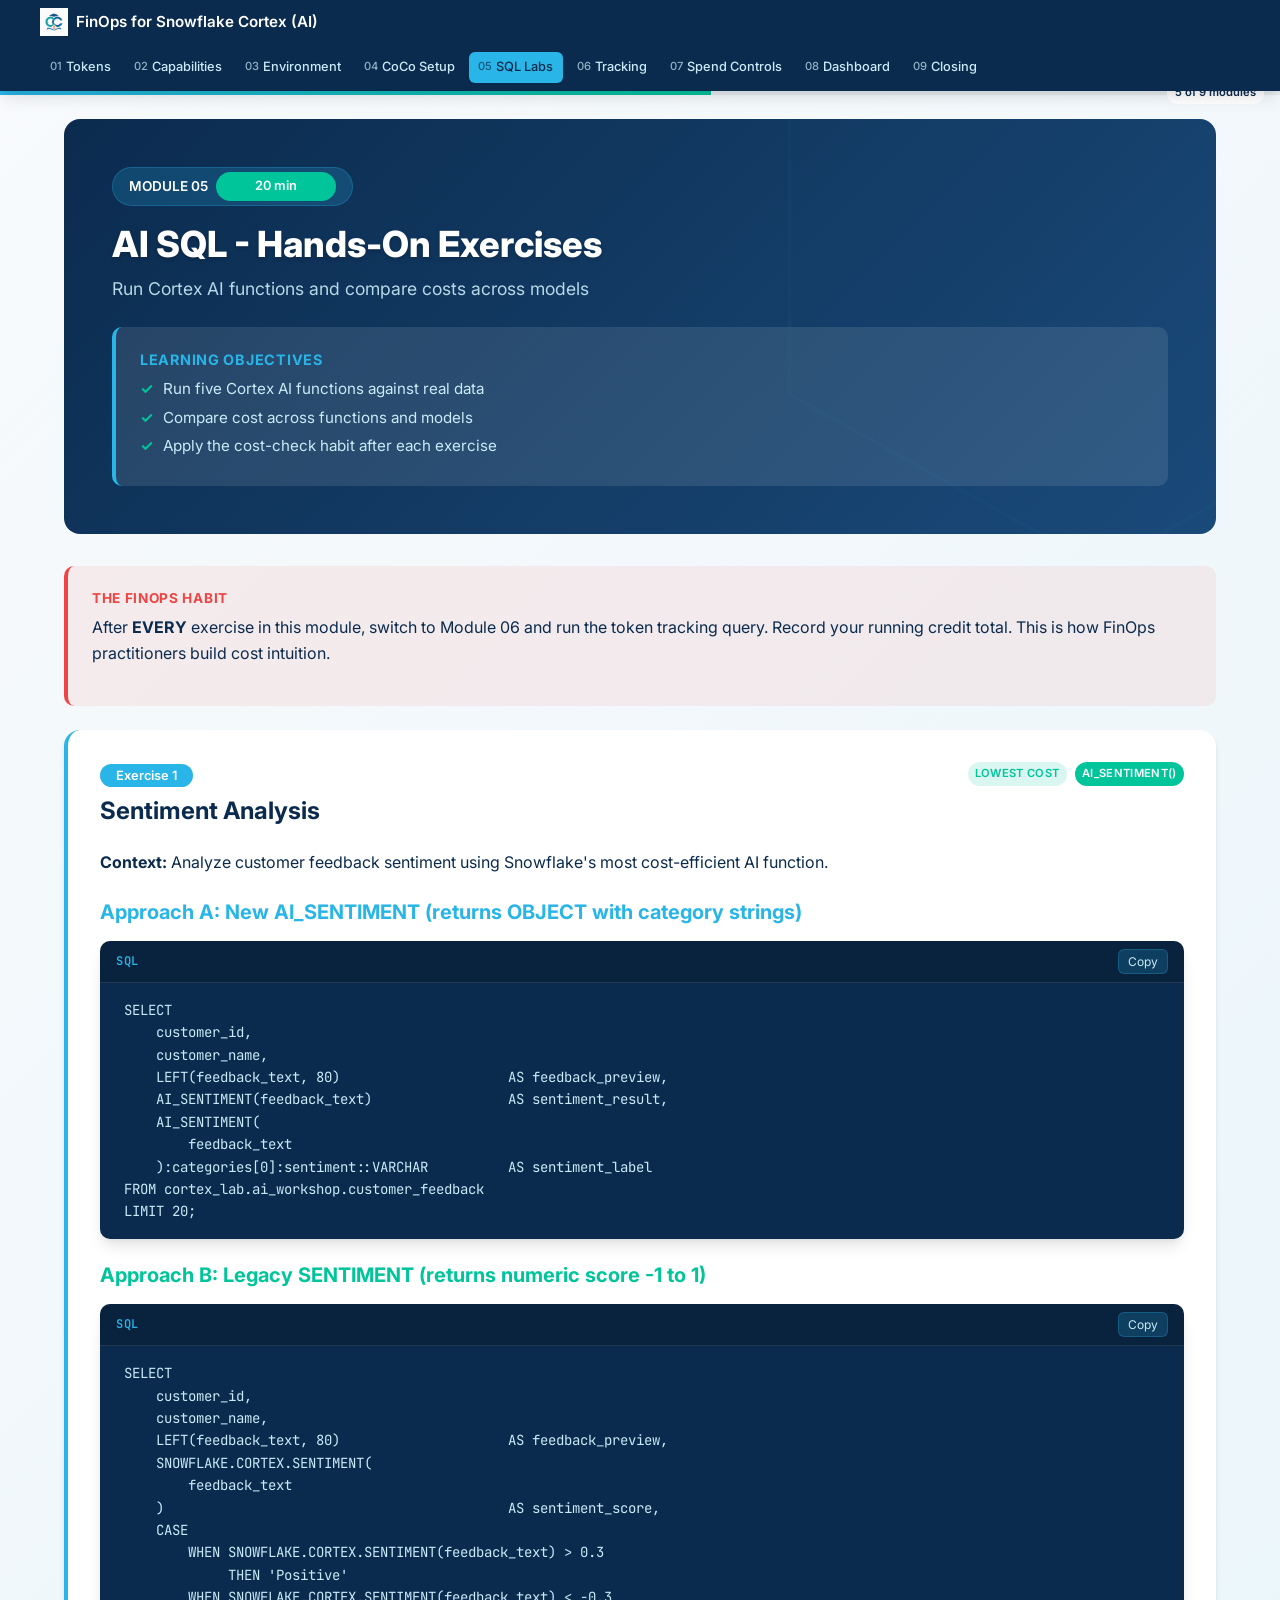
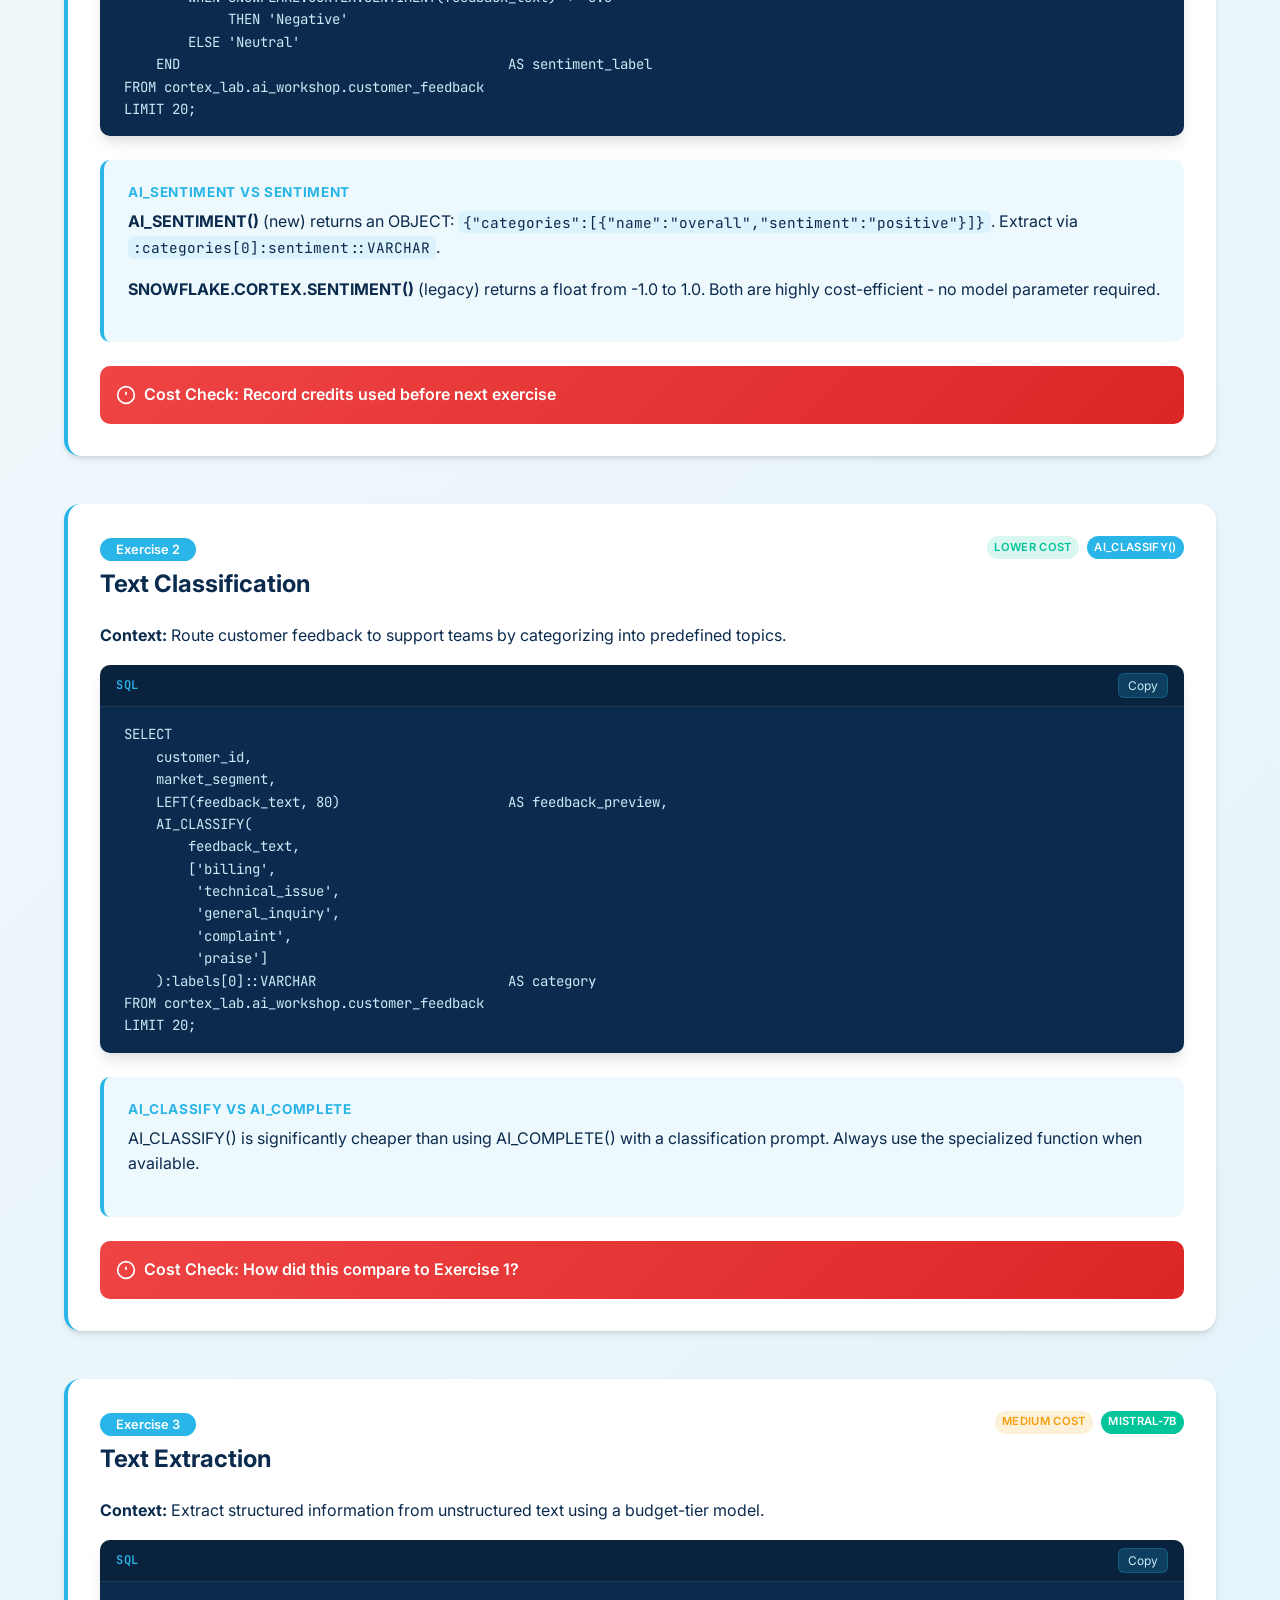
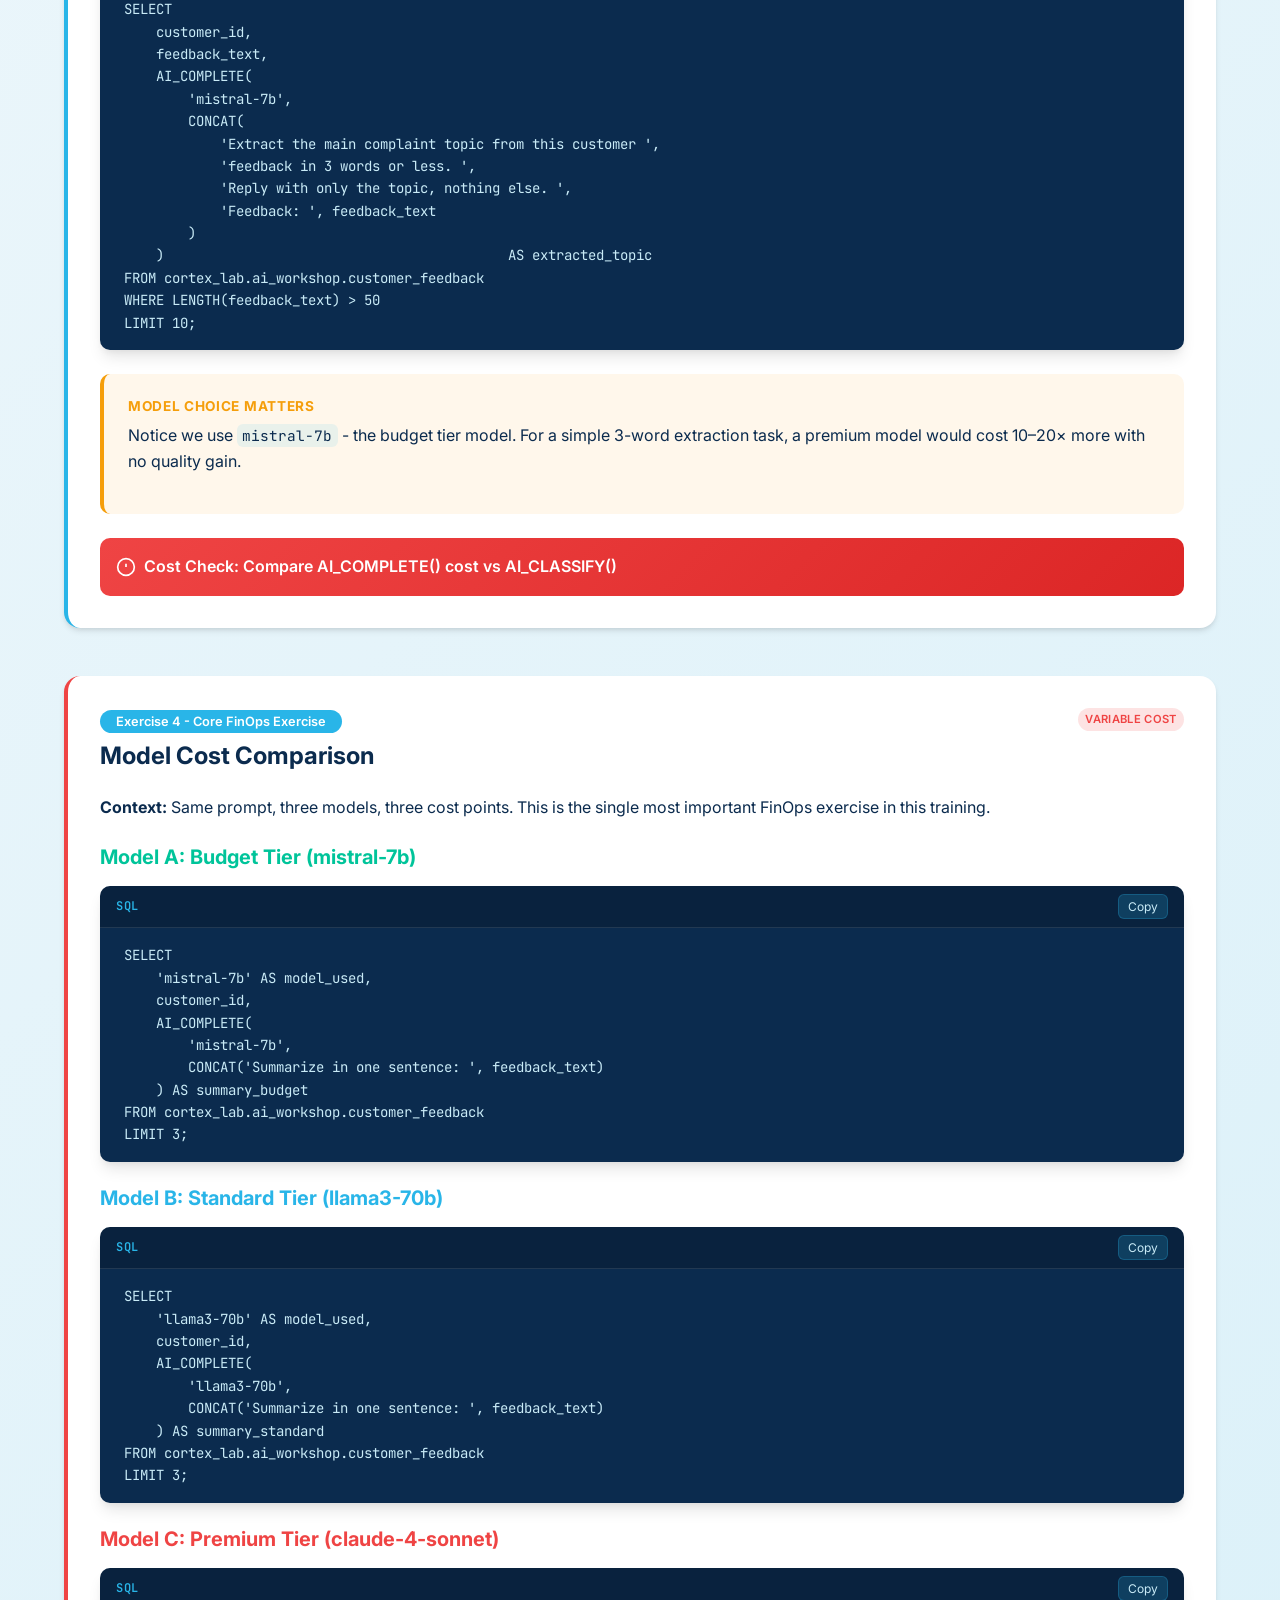
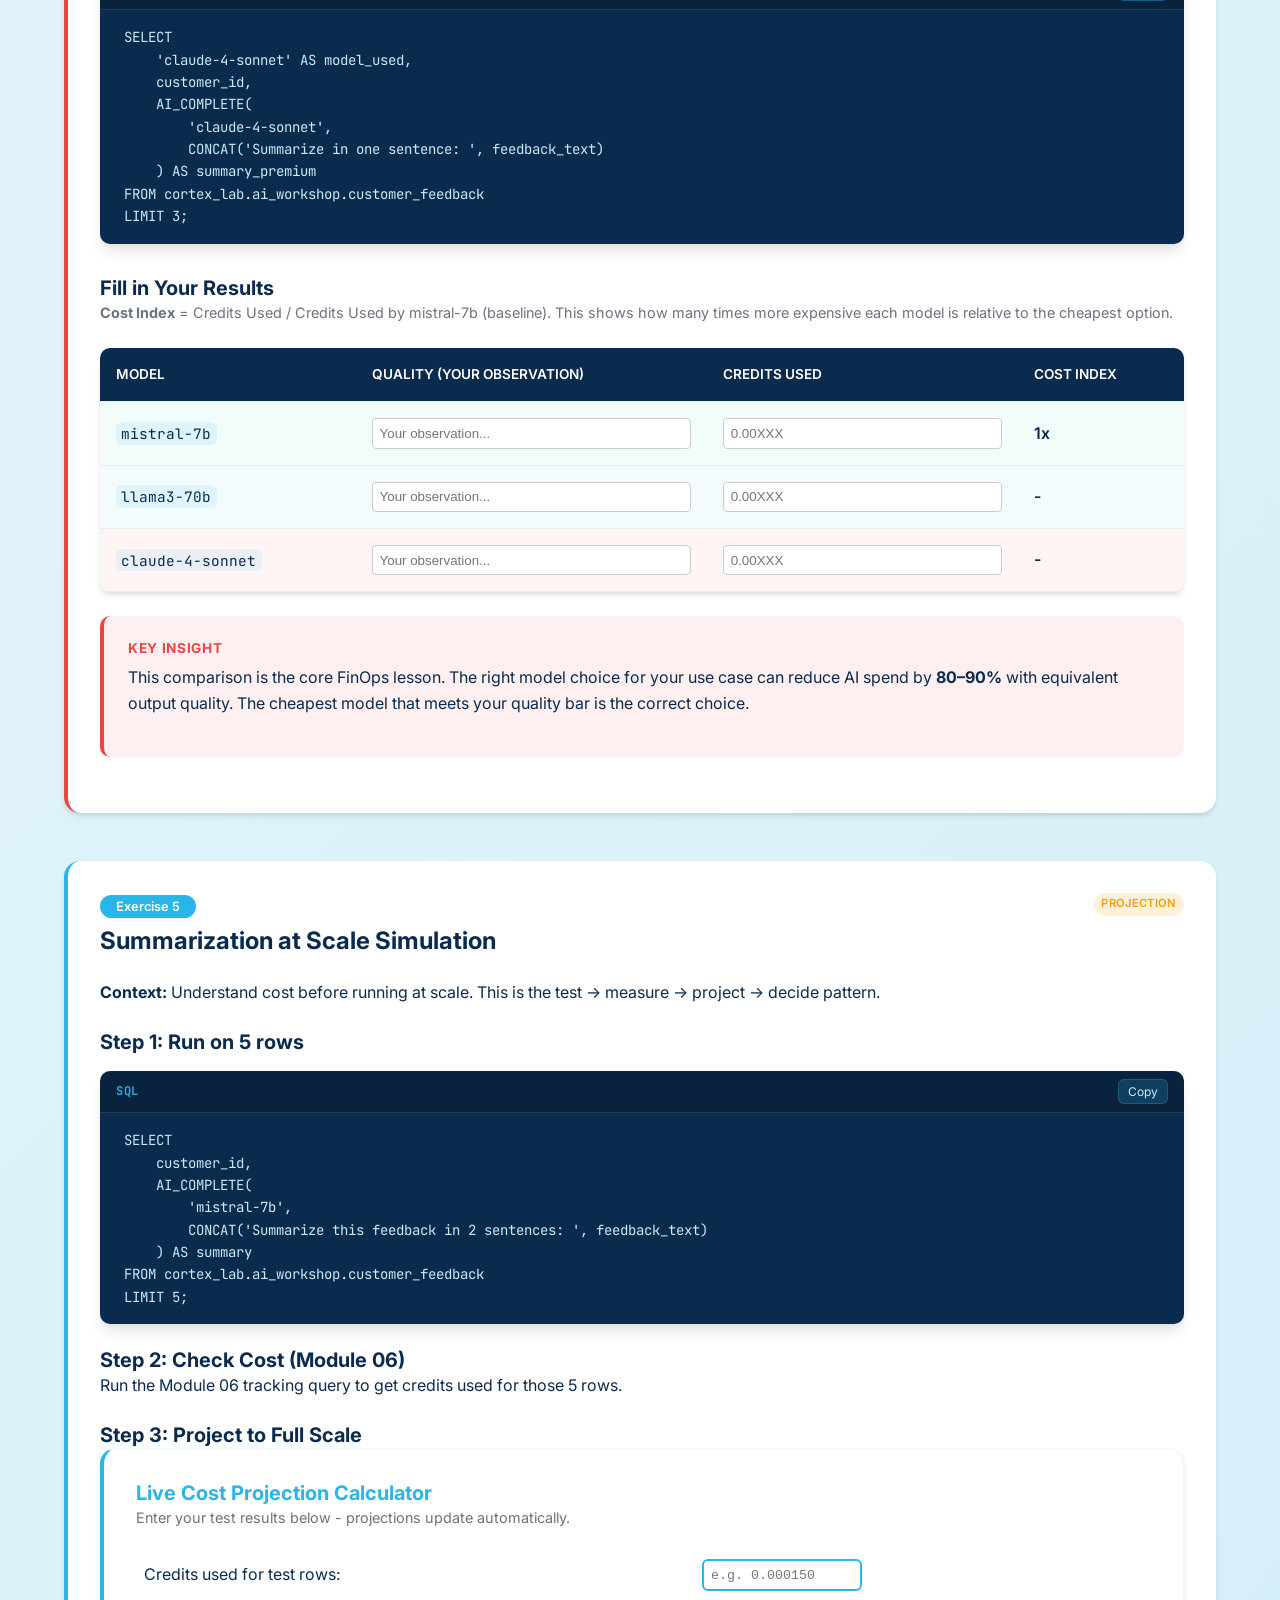
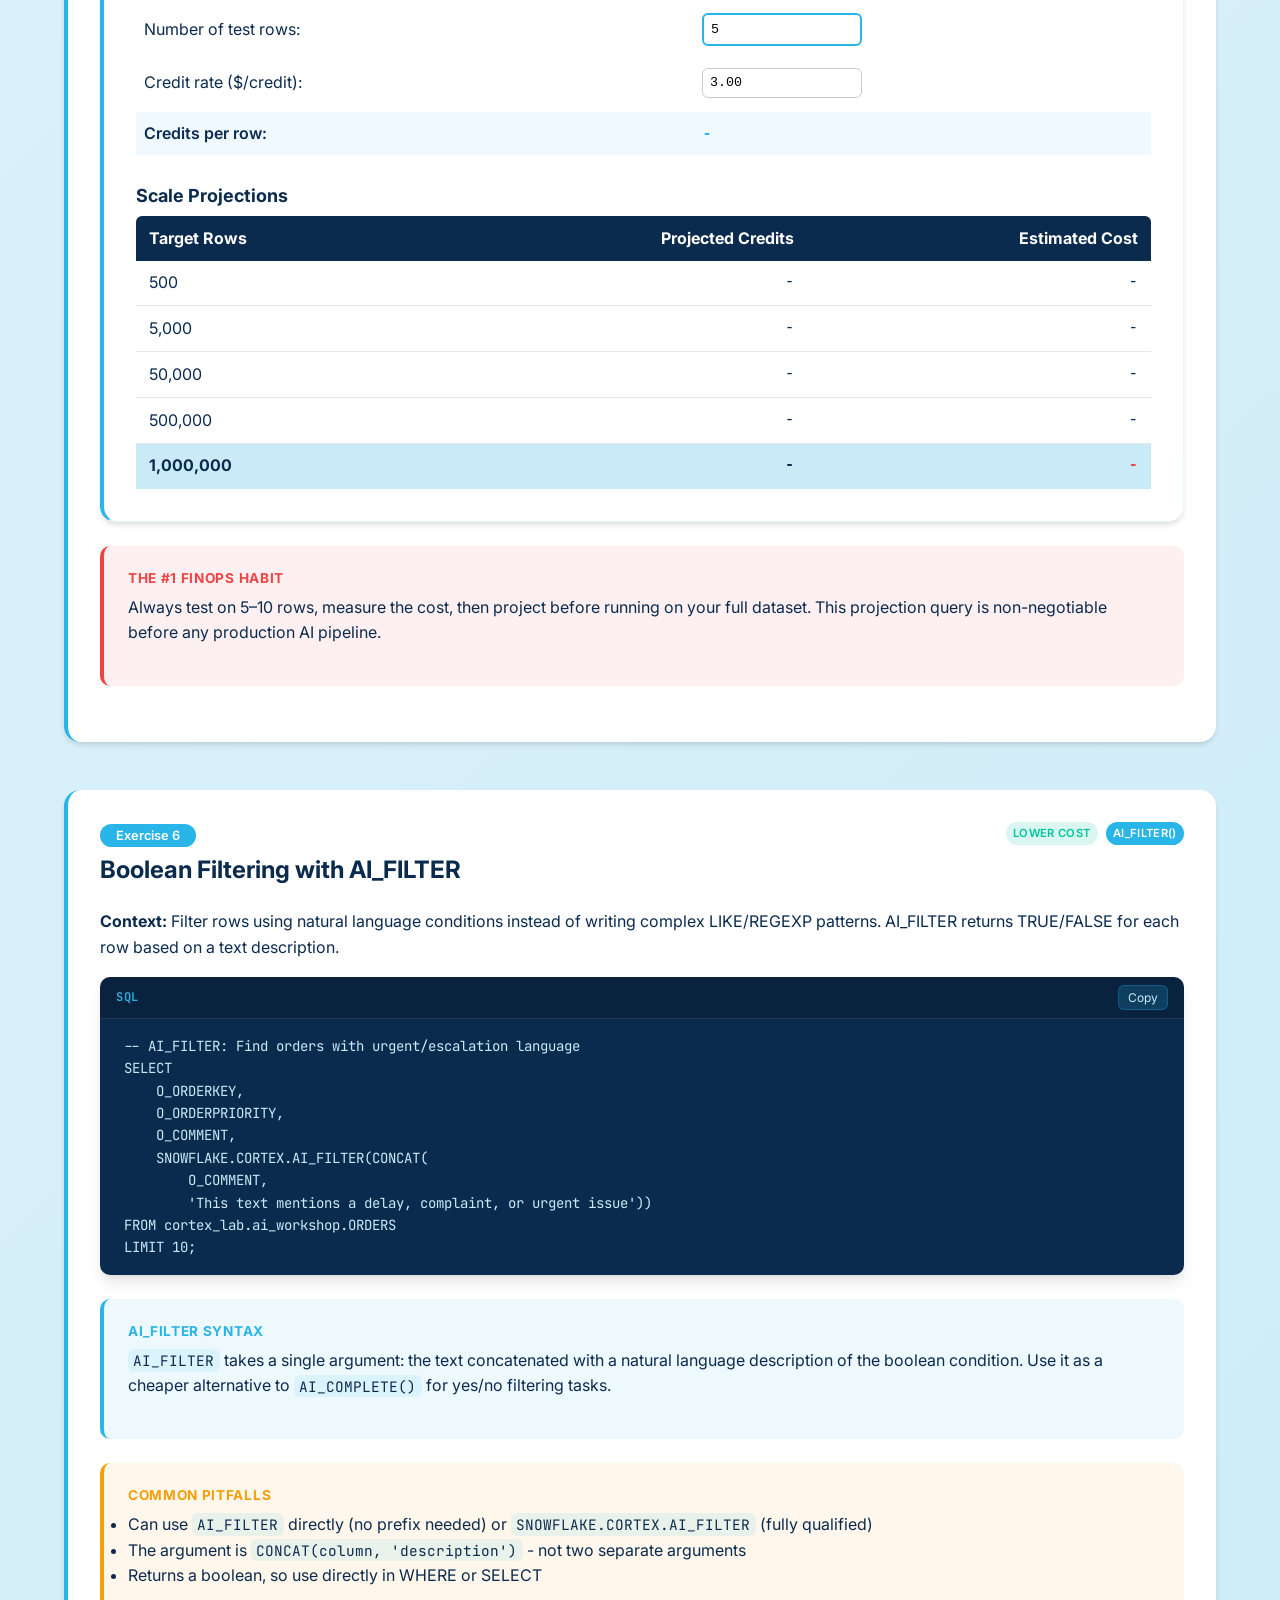
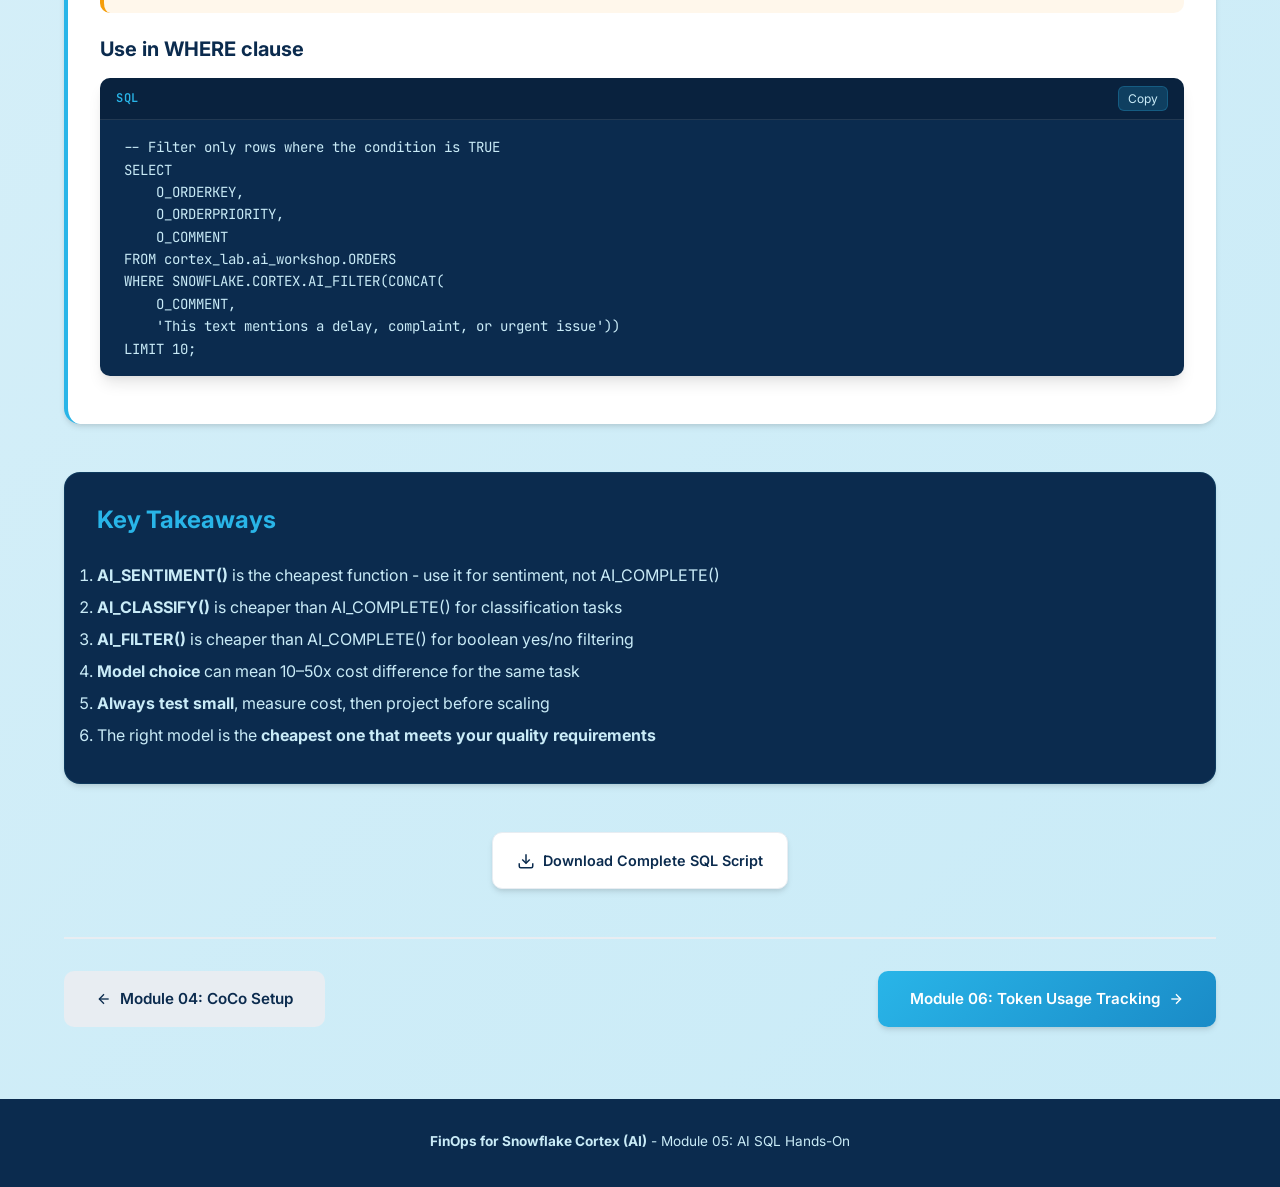
<file: modules/05-ai-sql-hands-on.html>
<!DOCTYPE html>
<html lang="en">
<head>
  <meta charset="UTF-8">
  <meta name="viewport" content="width=device-width, initial-scale=1.0">
  <title>Module 05: AI SQL Hands-On - AI for FinOps</title>
  <link rel="stylesheet" href="../css/theme.css">
  <link rel="icon" type="image/png" href="../icons/CoCo-Training.png">
</head>
<body>
  <!-- ─── Top Navigation ───────────────────────────────────────────────────── -->
  <nav class="top-nav">
    <div class="top-nav-inner">
      <a href="../index.html" class="nav-brand">
        <img src="../icons/CoCo-Training.png" alt="CoCo Training" width="28" height="28">
FinOps for Snowflake Cortex (AI)
      </a>
      <div class="nav-modules">
        <a href="01-ai-token-economy.html" class="nav-link" data-module="01"><span class="num">01</span> Tokens</a>
        <a href="02-cortex-ai-capabilities.html" class="nav-link" data-module="02"><span class="num">02</span> Capabilities</a>
        <a href="03-environment-setup.html" class="nav-link" data-module="03"><span class="num">03</span> Environment</a>
        <a href="04-cortex-code-setup.html" class="nav-link" data-module="04"><span class="num">04</span> CoCo Setup</a>
        <a href="05-ai-sql-hands-on.html" class="nav-link active" data-module="05"><span class="num">05</span> SQL Labs</a>
        <a href="06-token-usage-tracking.html" class="nav-link" data-module="06"><span class="num">06</span> Tracking</a>
        <a href="07-ai-credits-transition.html" class="nav-link" data-module="07"><span class="num">07</span> Spend Controls</a>
        <a href="08-streamlit-dashboard.html" class="nav-link" data-module="08"><span class="num">08</span> Dashboard</a>
        <a href="09-closing-note.html" class="nav-link" data-module="09"><span class="num">09</span> Closing</a>
      </div>
    </div>
  </nav>

  <!-- ─── Progress Bar ─────────────────────────────────────────────────────── -->
  <div class="progress-bar">
    <div class="progress-bar-fill" style="width: 55.6%;"></div>
    <span class="progress-text">5 of 9</span>
  </div>

  <main class="container">
    <!-- ─── Module Header ──────────────────────────────────────────────────── -->
    <header class="module-header">
      <div class="module-number">
        <span>MODULE 05</span>
        <span class="timing-badge lab">20 min</span>
      </div>
      <h1 class="module-title">AI SQL - Hands-On Exercises</h1>
      <p class="module-subtitle">Run Cortex AI functions and compare costs across models</p>
      
      <div class="learning-objectives">
        <h4>Learning Objectives</h4>
        <ul>
          <li>Run five Cortex AI functions against real data</li>
          <li>Compare cost across functions and models</li>
          <li>Apply the cost-check habit after each exercise</li>
        </ul>
      </div>
    </header>

    <div class="callout cost">
      <h5>The FinOps Habit</h5>
      <p>After <strong>EVERY</strong> exercise in this module, switch to Module 06 and run the token tracking query. Record your running credit total. This is how FinOps practitioners build cost intuition.</p>
    </div>

    <!-- ─── Exercise 1: Sentiment ──────────────────────────────────────────── -->
    <section class="section">
      <div class="exercise">
        <div class="exercise-header">
          <div>
            <span class="exercise-number">Exercise 1</span>
            <h3 style="margin-top: var(--space-sm);">Sentiment Analysis</h3>
          </div>
          <div class="exercise-meta">
            <span class="badge low">Lowest Cost</span>
            <span class="badge budget">AI_SENTIMENT()</span>
          </div>
        </div>

        <p><strong>Context:</strong> Analyze customer feedback sentiment using Snowflake's most cost-efficient AI function.</p>

        <h4 style="margin-top: var(--space-lg); color: var(--sf-blue);">Approach A: New AI_SENTIMENT (returns OBJECT with category strings)</h4>
        <div class="code-block">
          <div class="code-header">
            <span class="code-lang">SQL</span>
            <button class="copy-btn"><span>Copy</span></button>
          </div>
          <div class="code-content">
            <pre>SELECT
    customer_id,
    customer_name,
    LEFT(feedback_text, 80)                     AS feedback_preview,
    AI_SENTIMENT(feedback_text)                 AS sentiment_result,
    AI_SENTIMENT(
        feedback_text
    ):categories[0]:sentiment::VARCHAR          AS sentiment_label
FROM cortex_lab.ai_workshop.customer_feedback
LIMIT 20;</pre>
          </div>
        </div>

        <h4 style="margin-top: var(--space-lg); color: var(--sf-good);">Approach B: Legacy SENTIMENT (returns numeric score -1 to 1)</h4>
        <div class="code-block">
          <div class="code-header">
            <span class="code-lang">SQL</span>
            <button class="copy-btn"><span>Copy</span></button>
          </div>
          <div class="code-content">
            <pre>SELECT
    customer_id,
    customer_name,
    LEFT(feedback_text, 80)                     AS feedback_preview,
    SNOWFLAKE.CORTEX.SENTIMENT(
        feedback_text
    )                                           AS sentiment_score,
    CASE
        WHEN SNOWFLAKE.CORTEX.SENTIMENT(feedback_text) > 0.3
             THEN 'Positive'
        WHEN SNOWFLAKE.CORTEX.SENTIMENT(feedback_text) < -0.3
             THEN 'Negative'
        ELSE 'Neutral'
    END                                         AS sentiment_label
FROM cortex_lab.ai_workshop.customer_feedback
LIMIT 20;</pre>
          </div>
        </div>

        <div class="callout tip">
          <h5>AI_SENTIMENT vs SENTIMENT</h5>
          <p><strong>AI_SENTIMENT()</strong> (new) returns an OBJECT: <code>{"categories":[{"name":"overall","sentiment":"positive"}]}</code>. Extract via <code>:categories[0]:sentiment::VARCHAR</code>.</p>
          <p><strong>SNOWFLAKE.CORTEX.SENTIMENT()</strong> (legacy) returns a float from -1.0 to 1.0. Both are highly cost-efficient - no model parameter required.</p>
        </div>

        <div class="cost-check">
          <svg width="20" height="20" viewBox="0 0 24 24" fill="none" stroke="currentColor" stroke-width="2">
            <circle cx="12" cy="12" r="10"/>
            <line x1="12" y1="8" x2="12" y2="12"/>
            <line x1="12" y1="16" x2="12.01" y2="16"/>
          </svg>
          Cost Check: Record credits used before next exercise
        </div>
      </div>
    </section>

    <!-- ─── Exercise 2: Classification ─────────────────────────────────────── -->
    <section class="section">
      <div class="exercise">
        <div class="exercise-header">
          <div>
            <span class="exercise-number">Exercise 2</span>
            <h3 style="margin-top: var(--space-sm);">Text Classification</h3>
          </div>
          <div class="exercise-meta">
            <span class="badge low">Lower Cost</span>
            <span class="badge standard">AI_CLASSIFY()</span>
          </div>
        </div>

        <p><strong>Context:</strong> Route customer feedback to support teams by categorizing into predefined topics.</p>

        <div class="code-block">
          <div class="code-header">
            <span class="code-lang">SQL</span>
            <button class="copy-btn"><span>Copy</span></button>
          </div>
          <div class="code-content">
            <pre>SELECT
    customer_id,
    market_segment,
    LEFT(feedback_text, 80)                     AS feedback_preview,
    AI_CLASSIFY(
        feedback_text,
        ['billing',
         'technical_issue',
         'general_inquiry',
         'complaint',
         'praise']
    ):labels[0]::VARCHAR                        AS category
FROM cortex_lab.ai_workshop.customer_feedback
LIMIT 20;</pre>
          </div>
        </div>

        <div class="callout tip">
          <h5>AI_CLASSIFY vs AI_COMPLETE</h5>
          <p>AI_CLASSIFY() is significantly cheaper than using AI_COMPLETE() with a classification prompt. Always use the specialized function when available.</p>
        </div>

        <div class="cost-check">
          <svg width="20" height="20" viewBox="0 0 24 24" fill="none" stroke="currentColor" stroke-width="2">
            <circle cx="12" cy="12" r="10"/>
            <line x1="12" y1="8" x2="12" y2="12"/>
            <line x1="12" y1="16" x2="12.01" y2="16"/>
          </svg>
          Cost Check: How did this compare to Exercise 1?
        </div>
      </div>
    </section>

    <!-- ─── Exercise 3: Extraction ─────────────────────────────────────────── -->
    <section class="section">
      <div class="exercise">
        <div class="exercise-header">
          <div>
            <span class="exercise-number">Exercise 3</span>
            <h3 style="margin-top: var(--space-sm);">Text Extraction</h3>
          </div>
          <div class="exercise-meta">
            <span class="badge medium">Medium Cost</span>
            <span class="badge budget">mistral-7b</span>
          </div>
        </div>

        <p><strong>Context:</strong> Extract structured information from unstructured text using a budget-tier model.</p>

        <div class="code-block">
          <div class="code-header">
            <span class="code-lang">SQL</span>
            <button class="copy-btn"><span>Copy</span></button>
          </div>
          <div class="code-content">
            <pre>SELECT
    customer_id,
    feedback_text,
    AI_COMPLETE(
        'mistral-7b',
        CONCAT(
            'Extract the main complaint topic from this customer ',
            'feedback in 3 words or less. ',
            'Reply with only the topic, nothing else. ',
            'Feedback: ', feedback_text
        )
    )                                           AS extracted_topic
FROM cortex_lab.ai_workshop.customer_feedback
WHERE LENGTH(feedback_text) > 50
LIMIT 10;</pre>
          </div>
        </div>

        <div class="callout warn">
          <h5>Model Choice Matters</h5>
          <p>Notice we use <code>mistral-7b</code> - the budget tier model. For a simple 3-word extraction task, a premium model would cost 10–20× more with no quality gain.</p>
        </div>

        <div class="cost-check">
          <svg width="20" height="20" viewBox="0 0 24 24" fill="none" stroke="currentColor" stroke-width="2">
            <circle cx="12" cy="12" r="10"/>
            <line x1="12" y1="8" x2="12" y2="12"/>
            <line x1="12" y1="16" x2="12.01" y2="16"/>
          </svg>
          Cost Check: Compare AI_COMPLETE() cost vs AI_CLASSIFY()
        </div>
      </div>
    </section>

    <!-- ─── Exercise 4: Model Comparison ───────────────────────────────────── -->
    <section class="section">
      <div class="exercise" style="border-left-color: var(--sf-danger);">
        <div class="exercise-header">
          <div>
            <span class="exercise-number">Exercise 4 - Core FinOps Exercise</span>
            <h3 style="margin-top: var(--space-sm);">Model Cost Comparison</h3>
          </div>
          <div class="exercise-meta">
            <span class="badge high">Variable Cost</span>
          </div>
        </div>

        <p><strong>Context:</strong> Same prompt, three models, three cost points. This is the single most important FinOps exercise in this training.</p>

        <h4 style="margin-top: var(--space-lg); color: var(--sf-good);">Model A: Budget Tier (mistral-7b)</h4>
        <div class="code-block">
          <div class="code-header">
            <span class="code-lang">SQL</span>
            <button class="copy-btn"><span>Copy</span></button>
          </div>
          <div class="code-content">
            <pre>SELECT 
    'mistral-7b' AS model_used,
    customer_id,
    AI_COMPLETE(
        'mistral-7b',
        CONCAT('Summarize in one sentence: ', feedback_text)
    ) AS summary_budget
FROM cortex_lab.ai_workshop.customer_feedback
LIMIT 3;</pre>
          </div>
        </div>

        <h4 style="margin-top: var(--space-lg); color: var(--sf-blue);">Model B: Standard Tier (llama3-70b)</h4>
        <div class="code-block">
          <div class="code-header">
            <span class="code-lang">SQL</span>
            <button class="copy-btn"><span>Copy</span></button>
          </div>
          <div class="code-content">
            <pre>SELECT 
    'llama3-70b' AS model_used,
    customer_id,
    AI_COMPLETE(
        'llama3-70b',
        CONCAT('Summarize in one sentence: ', feedback_text)
    ) AS summary_standard
FROM cortex_lab.ai_workshop.customer_feedback
LIMIT 3;</pre>
          </div>
        </div>

        <h4 style="margin-top: var(--space-lg); color: var(--sf-danger);">Model C: Premium Tier (claude-4-sonnet)</h4>
        <div class="code-block">
          <div class="code-header">
            <span class="code-lang">SQL</span>
            <button class="copy-btn"><span>Copy</span></button>
          </div>
          <div class="code-content">
            <pre>SELECT 
    'claude-4-sonnet' AS model_used,
    customer_id,
    AI_COMPLETE(
        'claude-4-sonnet',
        CONCAT('Summarize in one sentence: ', feedback_text)
    ) AS summary_premium
FROM cortex_lab.ai_workshop.customer_feedback
LIMIT 3;</pre>
          </div>
        </div>

        <h4 style="margin-top: var(--space-xl);">Fill in Your Results</h4>
        <p style="color: #6b7280; font-size: 0.9rem; margin-bottom: var(--space-md);"><strong>Cost Index</strong> = Credits Used / Credits Used by mistral-7b (baseline). This shows how many times more expensive each model is relative to the cheapest option.</p>
        <table class="comparison-table" id="cost-comparison-table">
          <thead>
            <tr>
              <th>Model</th>
              <th>Quality (Your Observation)</th>
              <th>Credits Used</th>
              <th>Cost Index</th>
            </tr>
          </thead>
          <tbody>
            <tr class="budget-row">
              <td><code>mistral-7b</code></td>
              <td><input type="text" placeholder="Your observation..." style="width: 100%; padding: 0.5em; border: 1px solid #ccc; border-radius: 4px;"></td>
              <td><input type="text" class="credits-input" data-model="base" placeholder="0.00XXX" style="width: 100%; padding: 0.5em; border: 1px solid #ccc; border-radius: 4px;"></td>
              <td><span class="cost-index-value" style="font-weight: 600;">1x</span></td>
            </tr>
            <tr class="standard-row">
              <td><code>llama3-70b</code></td>
              <td><input type="text" placeholder="Your observation..." style="width: 100%; padding: 0.5em; border: 1px solid #ccc; border-radius: 4px;"></td>
              <td><input type="text" class="credits-input" placeholder="0.00XXX" style="width: 100%; padding: 0.5em; border: 1px solid #ccc; border-radius: 4px;"></td>
              <td><span class="cost-index-value" style="font-weight: 600;">-</span></td>
            </tr>
            <tr class="premium-row">
              <td><code>claude-4-sonnet</code></td>
              <td><input type="text" placeholder="Your observation..." style="width: 100%; padding: 0.5em; border: 1px solid #ccc; border-radius: 4px;"></td>
              <td><input type="text" class="credits-input" placeholder="0.00XXX" style="width: 100%; padding: 0.5em; border: 1px solid #ccc; border-radius: 4px;"></td>
              <td><span class="cost-index-value" style="font-weight: 600;">-</span></td>
            </tr>
          </tbody>
        </table>

        <script>
        (function() {
          const table = document.getElementById('cost-comparison-table');
          const inputs = table.querySelectorAll('.credits-input');
          const indexCells = table.querySelectorAll('.cost-index-value');

          function recalculate() {
            const baseVal = parseFloat(inputs[0].value);
            indexCells[0].textContent = baseVal > 0 ? '1x' : '1x';
            for (let i = 1; i < inputs.length; i++) {
              const val = parseFloat(inputs[i].value);
              if (baseVal > 0 && val > 0) {
                indexCells[i].textContent = (val / baseVal).toFixed(1) + 'x';
              } else {
                indexCells[i].textContent = '-';
              }
            }
          }

          inputs.forEach(function(input) {
            input.addEventListener('input', recalculate);
          });
        })();
        </script>

        <div class="callout cost">
          <h5>Key Insight</h5>
          <p>This comparison is the core FinOps lesson. The right model choice for your use case can reduce AI spend by <strong>80–90%</strong> with equivalent output quality. The cheapest model that meets your quality bar is the correct choice.</p>
        </div>
      </div>
    </section>

    <!-- ─── Exercise 5: Scale Simulation ───────────────────────────────────── -->
    <section class="section">
      <div class="exercise">
        <div class="exercise-header">
          <div>
            <span class="exercise-number">Exercise 5</span>
            <h3 style="margin-top: var(--space-sm);">Summarization at Scale Simulation</h3>
          </div>
          <div class="exercise-meta">
            <span class="badge medium">Projection</span>
          </div>
        </div>

        <p><strong>Context:</strong> Understand cost before running at scale. This is the test → measure → project → decide pattern.</p>

        <h4 style="margin-top: var(--space-lg);">Step 1: Run on 5 rows</h4>
        <div class="code-block">
          <div class="code-header">
            <span class="code-lang">SQL</span>
            <button class="copy-btn"><span>Copy</span></button>
          </div>
          <div class="code-content">
            <pre>SELECT
    customer_id,
    AI_COMPLETE(
        'mistral-7b',
        CONCAT('Summarize this feedback in 2 sentences: ', feedback_text)
    ) AS summary
FROM cortex_lab.ai_workshop.customer_feedback
LIMIT 5;</pre>
          </div>
        </div>

        <h4 style="margin-top: var(--space-lg);">Step 2: Check Cost (Module 06)</h4>
        <p>Run the Module 06 tracking query to get credits used for those 5 rows.</p>

        <h4 style="margin-top: var(--space-lg);">Step 3: Project to Full Scale</h4>
        <div class="panel" style="border-left: 4px solid var(--sf-blue);">
          <h4 style="color: var(--sf-blue);">Live Cost Projection Calculator</h4>
          <p style="color: #6b7280; font-size: 0.9rem; margin-bottom: var(--space-md);">Enter your test results below - projections update automatically.</p>
          <table style="width: 100%; border-collapse: separate; border-spacing: 0 6px;">
            <tr>
              <td style="padding: var(--space-sm); width: 55%;">Credits used for test rows:</td>
              <td style="padding: var(--space-sm);">
                <input type="number" id="calc-credits" step="0.000001" min="0" placeholder="e.g. 0.000150"
                  style="width: 160px; padding: 0.5em; border: 2px solid var(--sf-blue); border-radius: 6px; font-family: monospace;">
              </td>
            </tr>
            <tr>
              <td style="padding: var(--space-sm);">Number of test rows:</td>
              <td style="padding: var(--space-sm);">
                <input type="number" id="calc-rows" step="1" min="1" value="5" placeholder="5"
                  style="width: 160px; padding: 0.5em; border: 2px solid var(--sf-blue); border-radius: 6px; font-family: monospace;">
              </td>
            </tr>
            <tr>
              <td style="padding: var(--space-sm);">Credit rate ($/credit):</td>
              <td style="padding: var(--space-sm);">
                <input type="number" id="calc-rate" step="0.01" min="0" value="3.00" placeholder="3.00"
                  style="width: 160px; padding: 0.5em; border: 1px solid #ccc; border-radius: 6px; font-family: monospace;">
              </td>
            </tr>
            <tr style="background: #f0f9ff;">
              <td style="padding: var(--space-sm); font-weight: 600;">Credits per row:</td>
              <td style="padding: var(--space-sm);"><span id="calc-per-row" style="font-family: monospace; font-weight: 600; color: var(--sf-blue);">-</span></td>
            </tr>
          </table>

          <h5 style="margin-top: var(--space-lg); margin-bottom: var(--space-sm); color: var(--sf-navy);">Scale Projections</h5>
          <table style="width: 100%; border-collapse: collapse;">
            <thead>
              <tr style="background: var(--sf-navy); color: white;">
                <th style="padding: 0.6em 0.8em; text-align: left; border-radius: 6px 0 0 0;">Target Rows</th>
                <th style="padding: 0.6em 0.8em; text-align: right;">Projected Credits</th>
                <th style="padding: 0.6em 0.8em; text-align: right; border-radius: 0 6px 0 0;">Estimated Cost</th>
              </tr>
            </thead>
            <tbody>
              <tr style="border-bottom: 1px solid #e5e7eb;">
                <td style="padding: 0.6em 0.8em;">500</td>
                <td style="padding: 0.6em 0.8em; text-align: right; font-family: monospace;" id="proj-500-cr">-</td>
                <td style="padding: 0.6em 0.8em; text-align: right; font-family: monospace;" id="proj-500-dl">-</td>
              </tr>
              <tr style="border-bottom: 1px solid #e5e7eb;">
                <td style="padding: 0.6em 0.8em;">5,000</td>
                <td style="padding: 0.6em 0.8em; text-align: right; font-family: monospace;" id="proj-5k-cr">-</td>
                <td style="padding: 0.6em 0.8em; text-align: right; font-family: monospace;" id="proj-5k-dl">-</td>
              </tr>
              <tr style="border-bottom: 1px solid #e5e7eb;">
                <td style="padding: 0.6em 0.8em;">50,000</td>
                <td style="padding: 0.6em 0.8em; text-align: right; font-family: monospace;" id="proj-50k-cr">-</td>
                <td style="padding: 0.6em 0.8em; text-align: right; font-family: monospace;" id="proj-50k-dl">-</td>
              </tr>
              <tr style="border-bottom: 1px solid #e5e7eb;">
                <td style="padding: 0.6em 0.8em;">500,000</td>
                <td style="padding: 0.6em 0.8em; text-align: right; font-family: monospace;" id="proj-500k-cr">-</td>
                <td style="padding: 0.6em 0.8em; text-align: right; font-family: monospace;" id="proj-500k-dl">-</td>
              </tr>
              <tr style="background: var(--sf-ice);">
                <td style="padding: 0.6em 0.8em; font-weight: 700;">1,000,000</td>
                <td style="padding: 0.6em 0.8em; text-align: right; font-family: monospace; font-weight: 700;" id="proj-1m-cr">-</td>
                <td style="padding: 0.6em 0.8em; text-align: right; font-family: monospace; font-weight: 700; color: var(--sf-danger);" id="proj-1m-dl">-</td>
              </tr>
            </tbody>
          </table>
        </div>

        <script>
        (function() {
          const creditsInput = document.getElementById('calc-credits');
          const rowsInput = document.getElementById('calc-rows');
          const rateInput = document.getElementById('calc-rate');
          const perRowSpan = document.getElementById('calc-per-row');
          const projections = [
            { rows: 500,     crId: 'proj-500-cr',  dlId: 'proj-500-dl'  },
            { rows: 5000,    crId: 'proj-5k-cr',   dlId: 'proj-5k-dl'  },
            { rows: 50000,   crId: 'proj-50k-cr',  dlId: 'proj-50k-dl' },
            { rows: 500000,  crId: 'proj-500k-cr', dlId: 'proj-500k-dl'},
            { rows: 1000000, crId: 'proj-1m-cr',   dlId: 'proj-1m-dl'  }
          ];

          function recalc() {
            const credits = parseFloat(creditsInput.value);
            const testRows = parseInt(rowsInput.value);
            const rate = parseFloat(rateInput.value) || 3;

            if (!credits || !testRows || credits <= 0 || testRows <= 0) {
              perRowSpan.textContent = '-';
              projections.forEach(function(p) {
                document.getElementById(p.crId).textContent = '-';
                document.getElementById(p.dlId).textContent = '-';
              });
              return;
            }

            const perRow = credits / testRows;
            perRowSpan.textContent = perRow.toFixed(6);

            projections.forEach(function(p) {
              const projCredits = perRow * p.rows;
              const projDollars = projCredits * rate;
              document.getElementById(p.crId).textContent = projCredits.toFixed(4);
              document.getElementById(p.dlId).textContent = '$' + projDollars.toFixed(2);
            });
          }

          creditsInput.addEventListener('input', recalc);
          rowsInput.addEventListener('input', recalc);
          rateInput.addEventListener('input', recalc);
        })();
        </script>

        <div class="callout cost">
          <h5>The #1 FinOps Habit</h5>
          <p>Always test on 5–10 rows, measure the cost, then project before running on your full dataset. This projection query is non-negotiable before any production AI pipeline.</p>
        </div>
      </div>
    </section>

    <!-- ─── Exercise 6: AI_FILTER ────────────────────────────────────────────── -->
    <section class="section">
      <div class="exercise">
        <div class="exercise-header">
          <div>
            <span class="exercise-number">Exercise 6</span>
            <h3 style="margin-top: var(--space-sm);">Boolean Filtering with AI_FILTER</h3>
          </div>
          <div class="exercise-meta">
            <span class="badge low">Lower Cost</span>
            <span class="badge standard">AI_FILTER()</span>
          </div>
        </div>

        <p><strong>Context:</strong> Filter rows using natural language conditions instead of writing complex LIKE/REGEXP patterns. AI_FILTER returns TRUE/FALSE for each row based on a text description.</p>

        <div class="code-block">
          <div class="code-header">
            <span class="code-lang">SQL</span>
            <button class="copy-btn"><span>Copy</span></button>
          </div>
          <div class="code-content">
            <pre>-- AI_FILTER: Find orders with urgent/escalation language
SELECT
    O_ORDERKEY,
    O_ORDERPRIORITY,
    O_COMMENT,
    SNOWFLAKE.CORTEX.AI_FILTER(CONCAT(
        O_COMMENT,
        'This text mentions a delay, complaint, or urgent issue'))
FROM cortex_lab.ai_workshop.ORDERS
LIMIT 10;</pre>
          </div>
        </div>

        <div class="callout tip">
          <h5>AI_FILTER Syntax</h5>
          <p><code>AI_FILTER</code> takes a single argument: the text concatenated with a natural language description of the boolean condition. Use it as a cheaper alternative to <code>AI_COMPLETE()</code> for yes/no filtering tasks.</p>
        </div>

        <div class="callout warn">
          <h5>Common Pitfalls</h5>
          <ul style="margin-top: var(--space-sm);">
            <li>Can use <code>AI_FILTER</code> directly (no prefix needed) or <code>SNOWFLAKE.CORTEX.AI_FILTER</code> (fully qualified)</li>
            <li>The argument is <code>CONCAT(column, 'description')</code> - not two separate arguments</li>
            <li>Returns a boolean, so use directly in WHERE or SELECT</li>
          </ul>
        </div>

        <h4 style="margin-top: var(--space-lg);">Use in WHERE clause</h4>
        <div class="code-block">
          <div class="code-header">
            <span class="code-lang">SQL</span>
            <button class="copy-btn"><span>Copy</span></button>
          </div>
          <div class="code-content">
            <pre>-- Filter only rows where the condition is TRUE
SELECT
    O_ORDERKEY,
    O_ORDERPRIORITY,
    O_COMMENT
FROM cortex_lab.ai_workshop.ORDERS
WHERE SNOWFLAKE.CORTEX.AI_FILTER(CONCAT(
    O_COMMENT,
    'This text mentions a delay, complaint, or urgent issue'))
LIMIT 10;</pre>
          </div>
        </div>
      </div>
    </section>

    <!-- ─── Key Takeaways ──────────────────────────────────────────────────── -->
    <section class="section">
      <div class="panel panel-dark">
        <h3 style="color: var(--sf-blue); margin-bottom: var(--space-lg);">Key Takeaways</h3>
        <ol style="line-height: 2;">
          <li><strong>AI_SENTIMENT()</strong> is the cheapest function - use it for sentiment, not AI_COMPLETE()</li>
          <li><strong>AI_CLASSIFY()</strong> is cheaper than AI_COMPLETE() for classification tasks</li>
          <li><strong>AI_FILTER()</strong> is cheaper than AI_COMPLETE() for boolean yes/no filtering</li>
          <li><strong>Model choice</strong> can mean 10–50x cost difference for the same task</li>
          <li><strong>Always test small</strong>, measure cost, then project before scaling</li>
          <li>The right model is the <strong>cheapest one that meets your quality requirements</strong></li>
        </ol>
      </div>
    </section>

    <!-- ─── Download SQL ───────────────────────────────────────────────────── -->
    <section class="section text-center">
      <a href="../sql/05-ai-queries.sql" class="download-btn" target="_blank" rel="noopener" style="display: inline-flex;">
        <svg width="18" height="18" viewBox="0 0 24 24" fill="none" stroke="currentColor" stroke-width="2">
          <path d="M21 15v4a2 2 0 0 1-2 2H5a2 2 0 0 1-2-2v-4"/>
          <polyline points="7 10 12 15 17 10"/>
          <line x1="12" y1="15" x2="12" y2="3"/>
        </svg>
        Download Complete SQL Script
      </a>
    </section>

    <!-- ─── Navigation Footer ──────────────────────────────────────────────── -->
    <nav class="nav-footer">
      <a href="04-cortex-code-setup.html" class="nav-btn prev">
        <svg width="16" height="16" viewBox="0 0 24 24" fill="none" stroke="currentColor" stroke-width="2">
          <line x1="19" y1="12" x2="5" y2="12"/>
          <polyline points="12 19 5 12 12 5"/>
        </svg>
        Module 04: CoCo Setup
      </a>
      <a href="06-token-usage-tracking.html" class="nav-btn next">
        Module 06: Token Usage Tracking
        <svg width="16" height="16" viewBox="0 0 24 24" fill="none" stroke="currentColor" stroke-width="2">
          <line x1="5" y1="12" x2="19" y2="12"/>
          <polyline points="12 5 19 12 12 19"/>
        </svg>
      </a>
    </nav>
  </main>

  <!-- ─── Footer ───────────────────────────────────────────────────────────── -->
  <footer class="site-footer">
    <p><strong>FinOps for Snowflake Cortex (AI)</strong> - Module 05: AI SQL Hands-On</p>
  </footer>

  <script src="../js/main.js"></script>
</body>
</html>
</file>
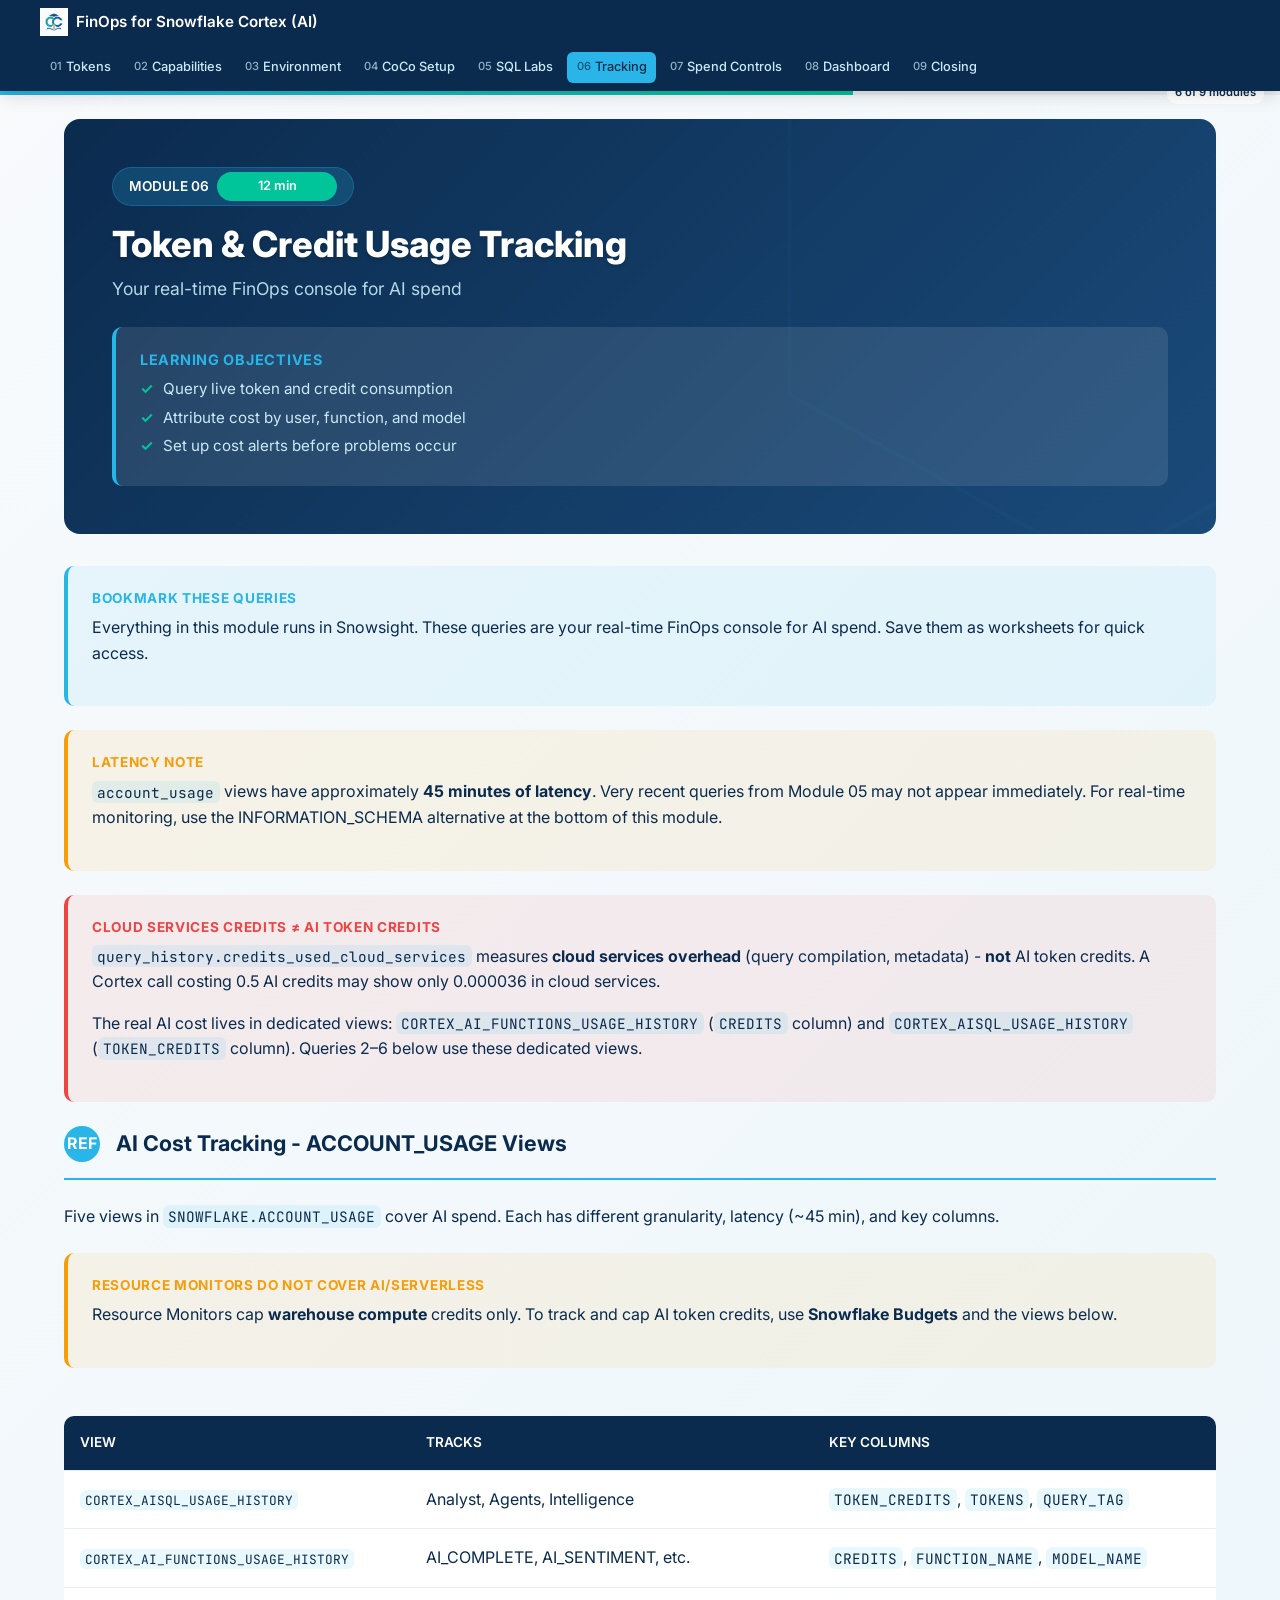
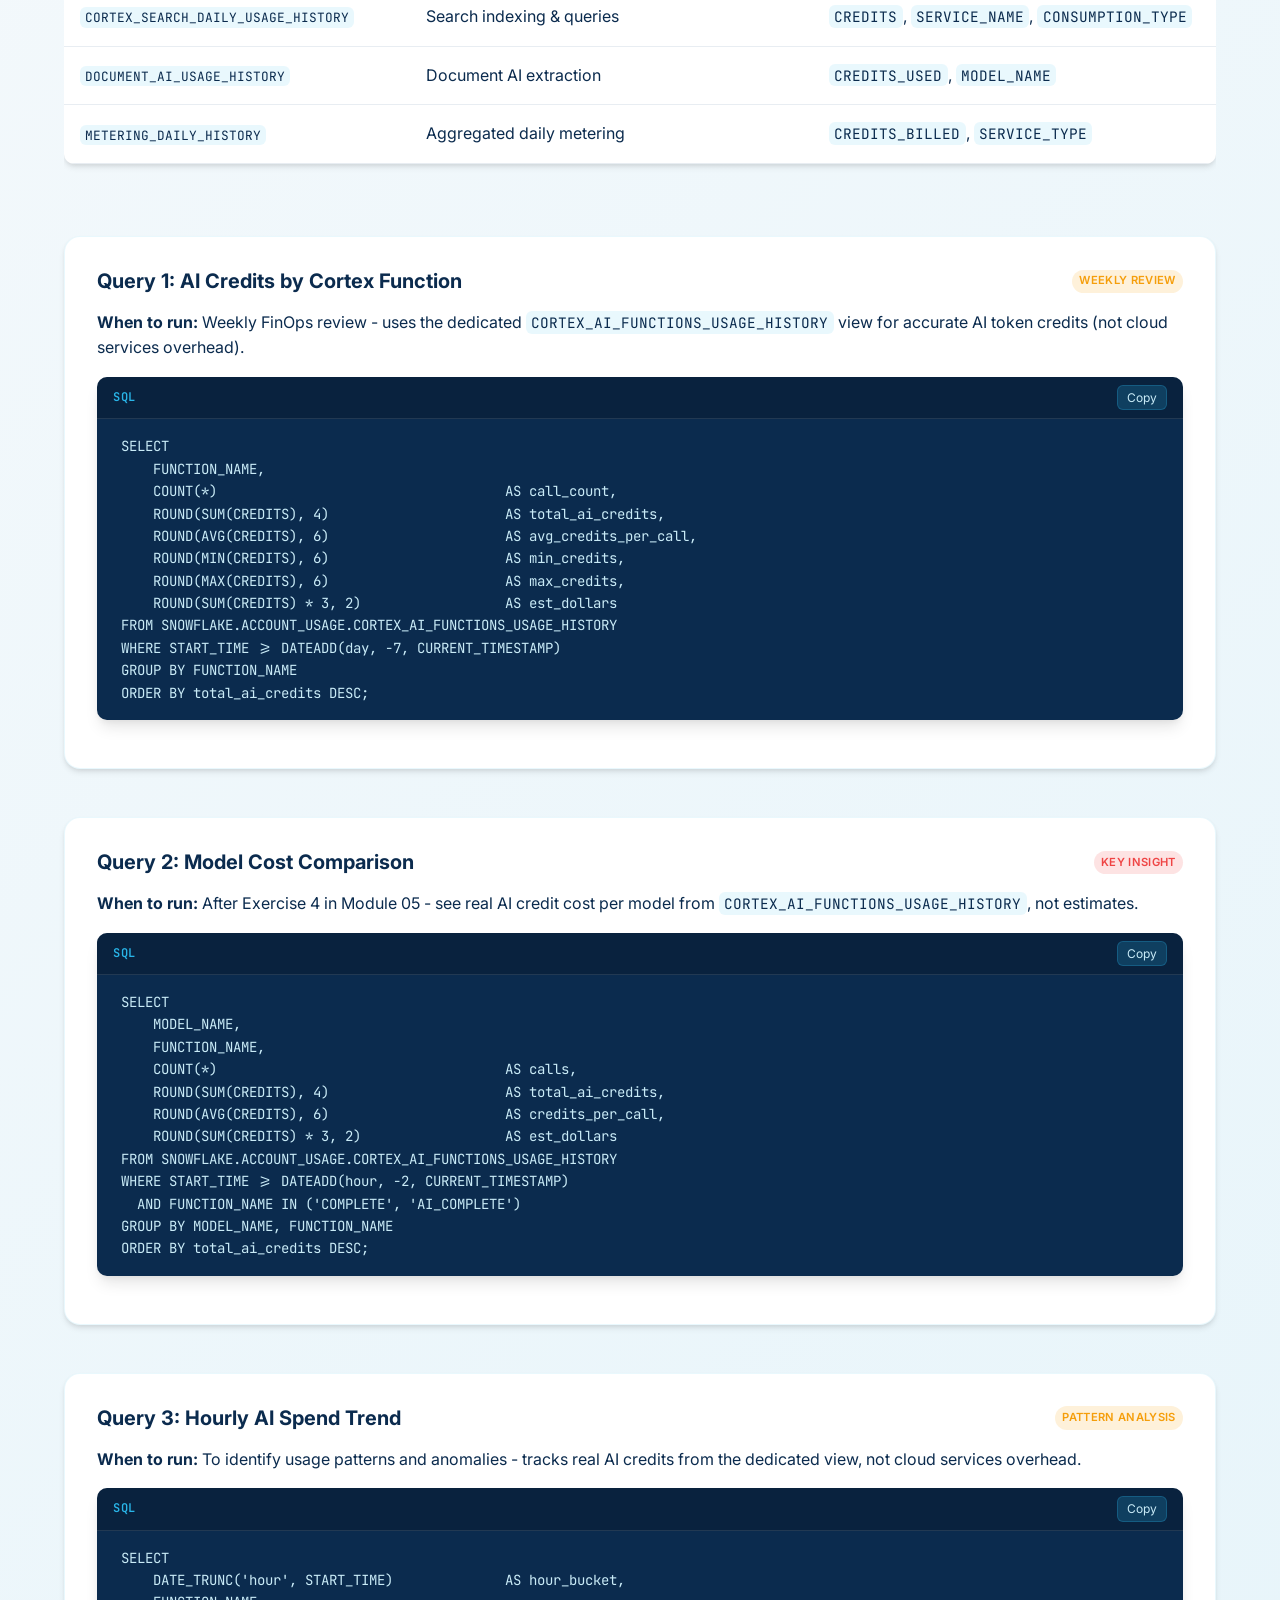
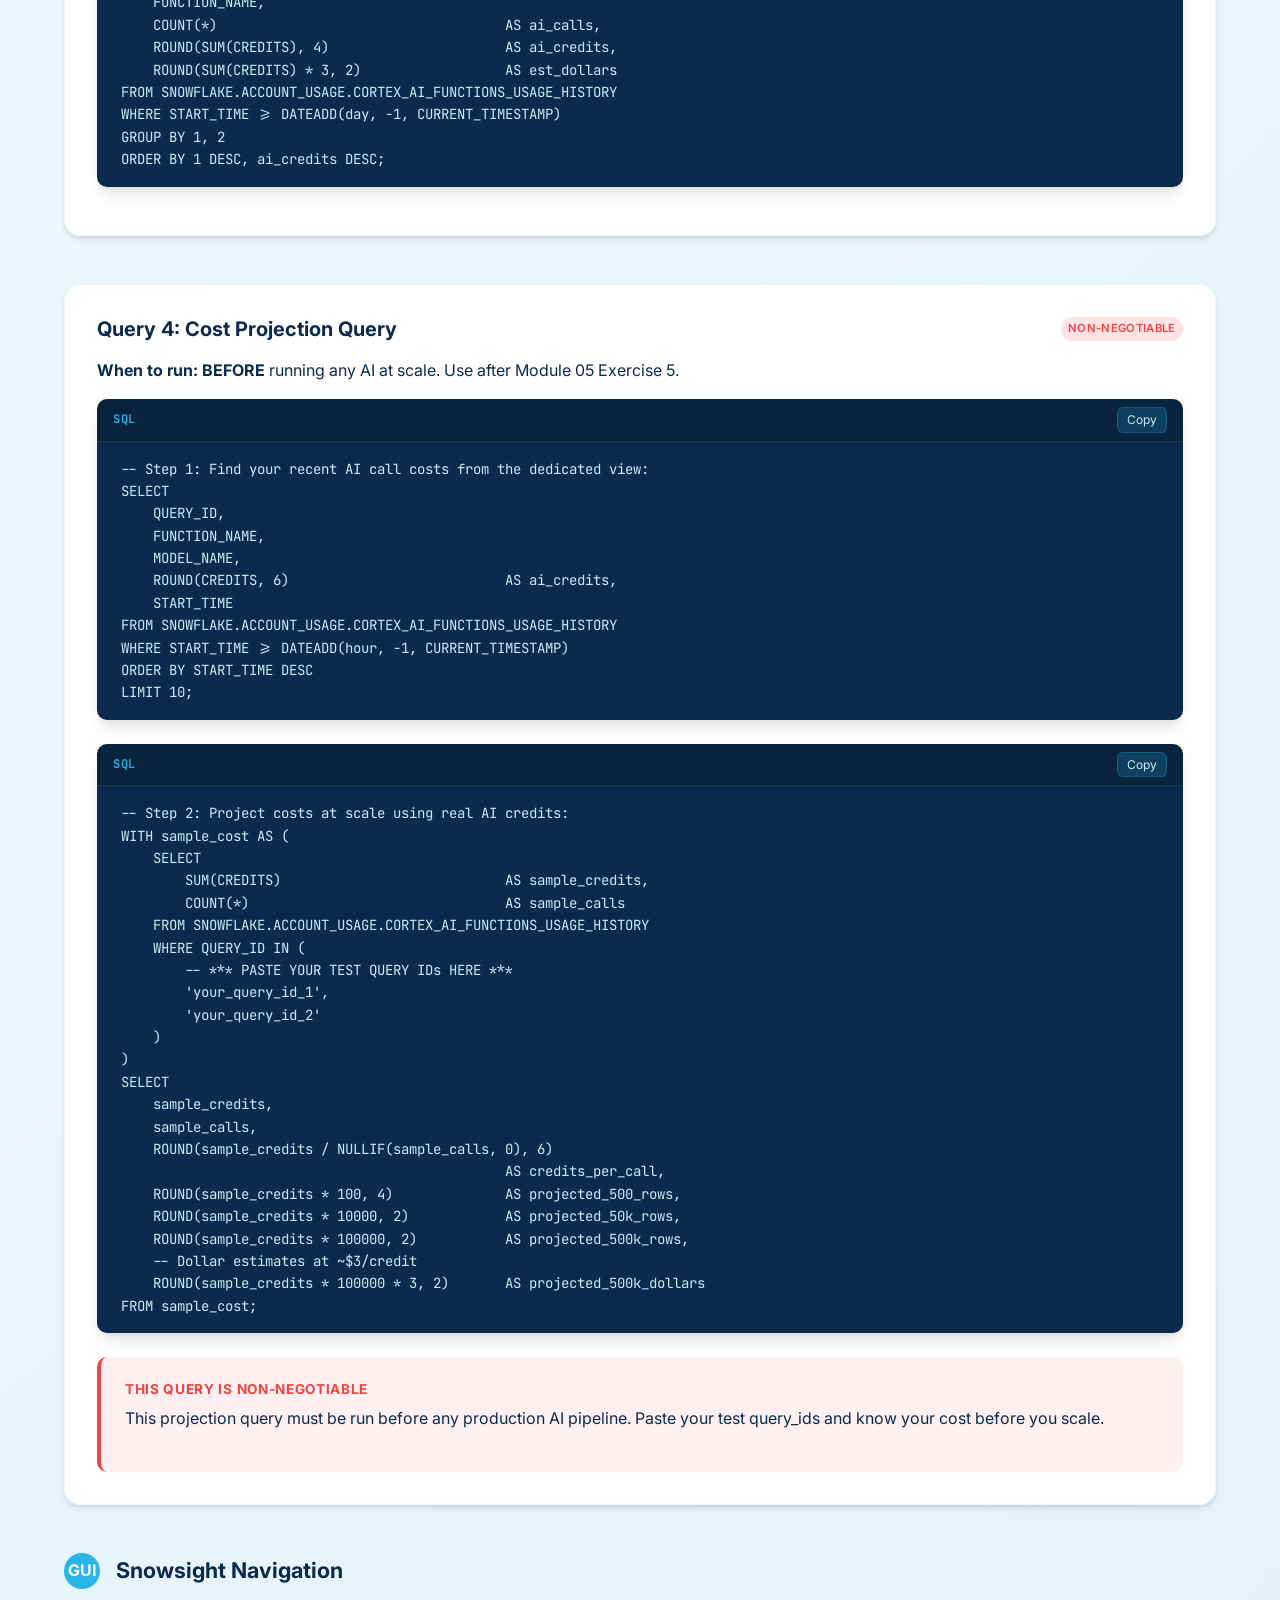
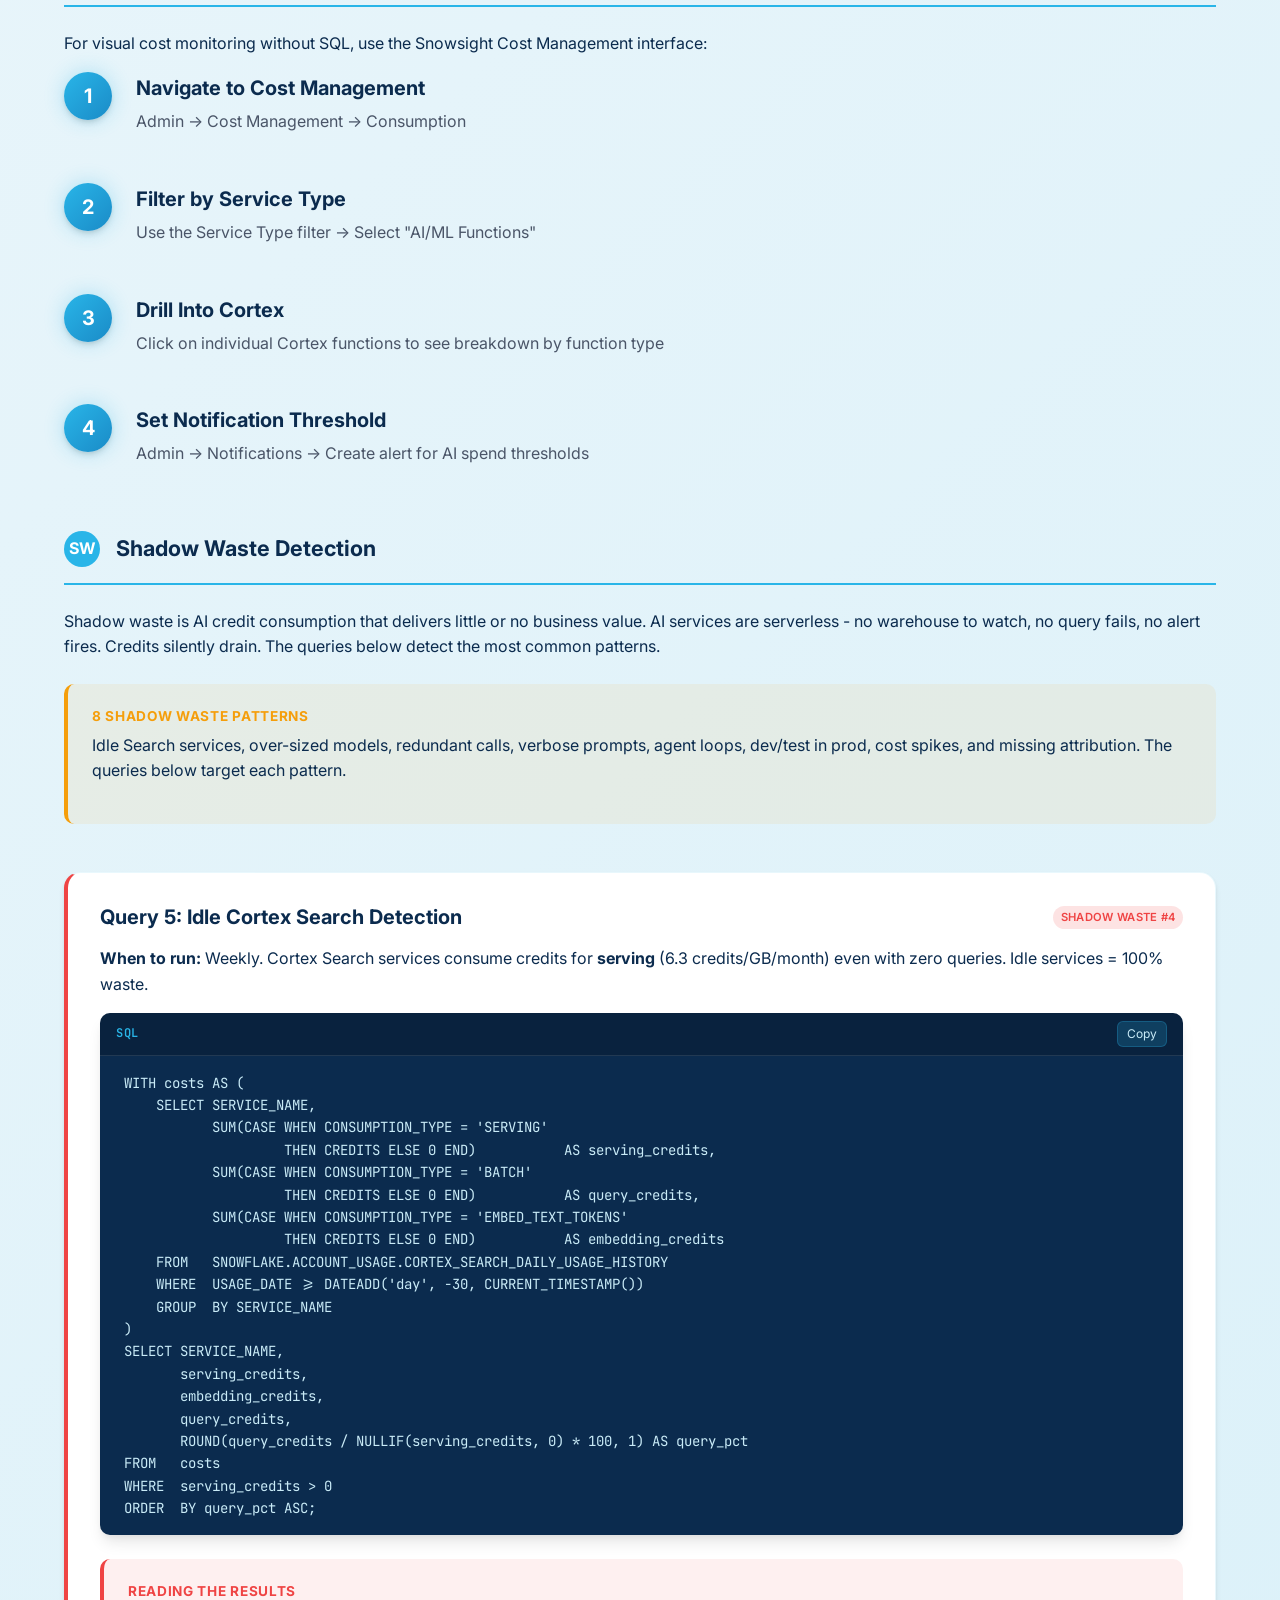
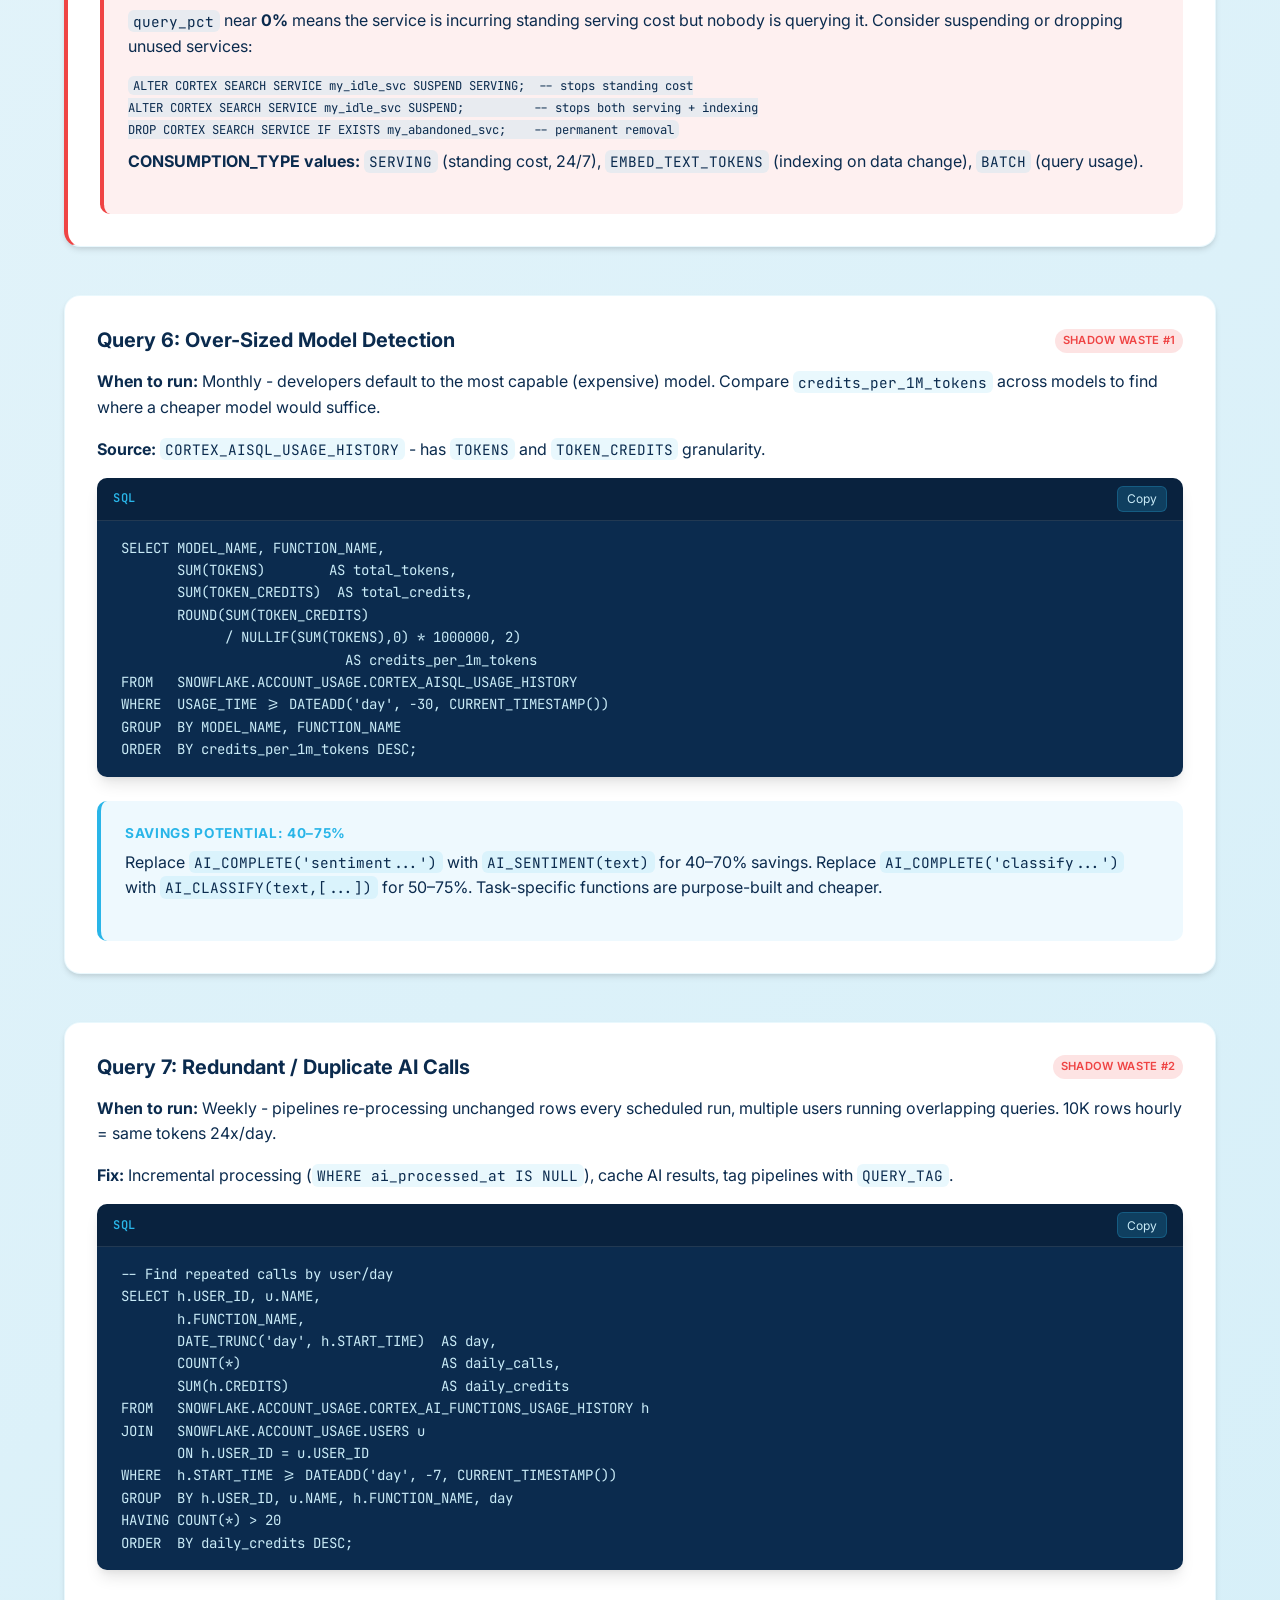
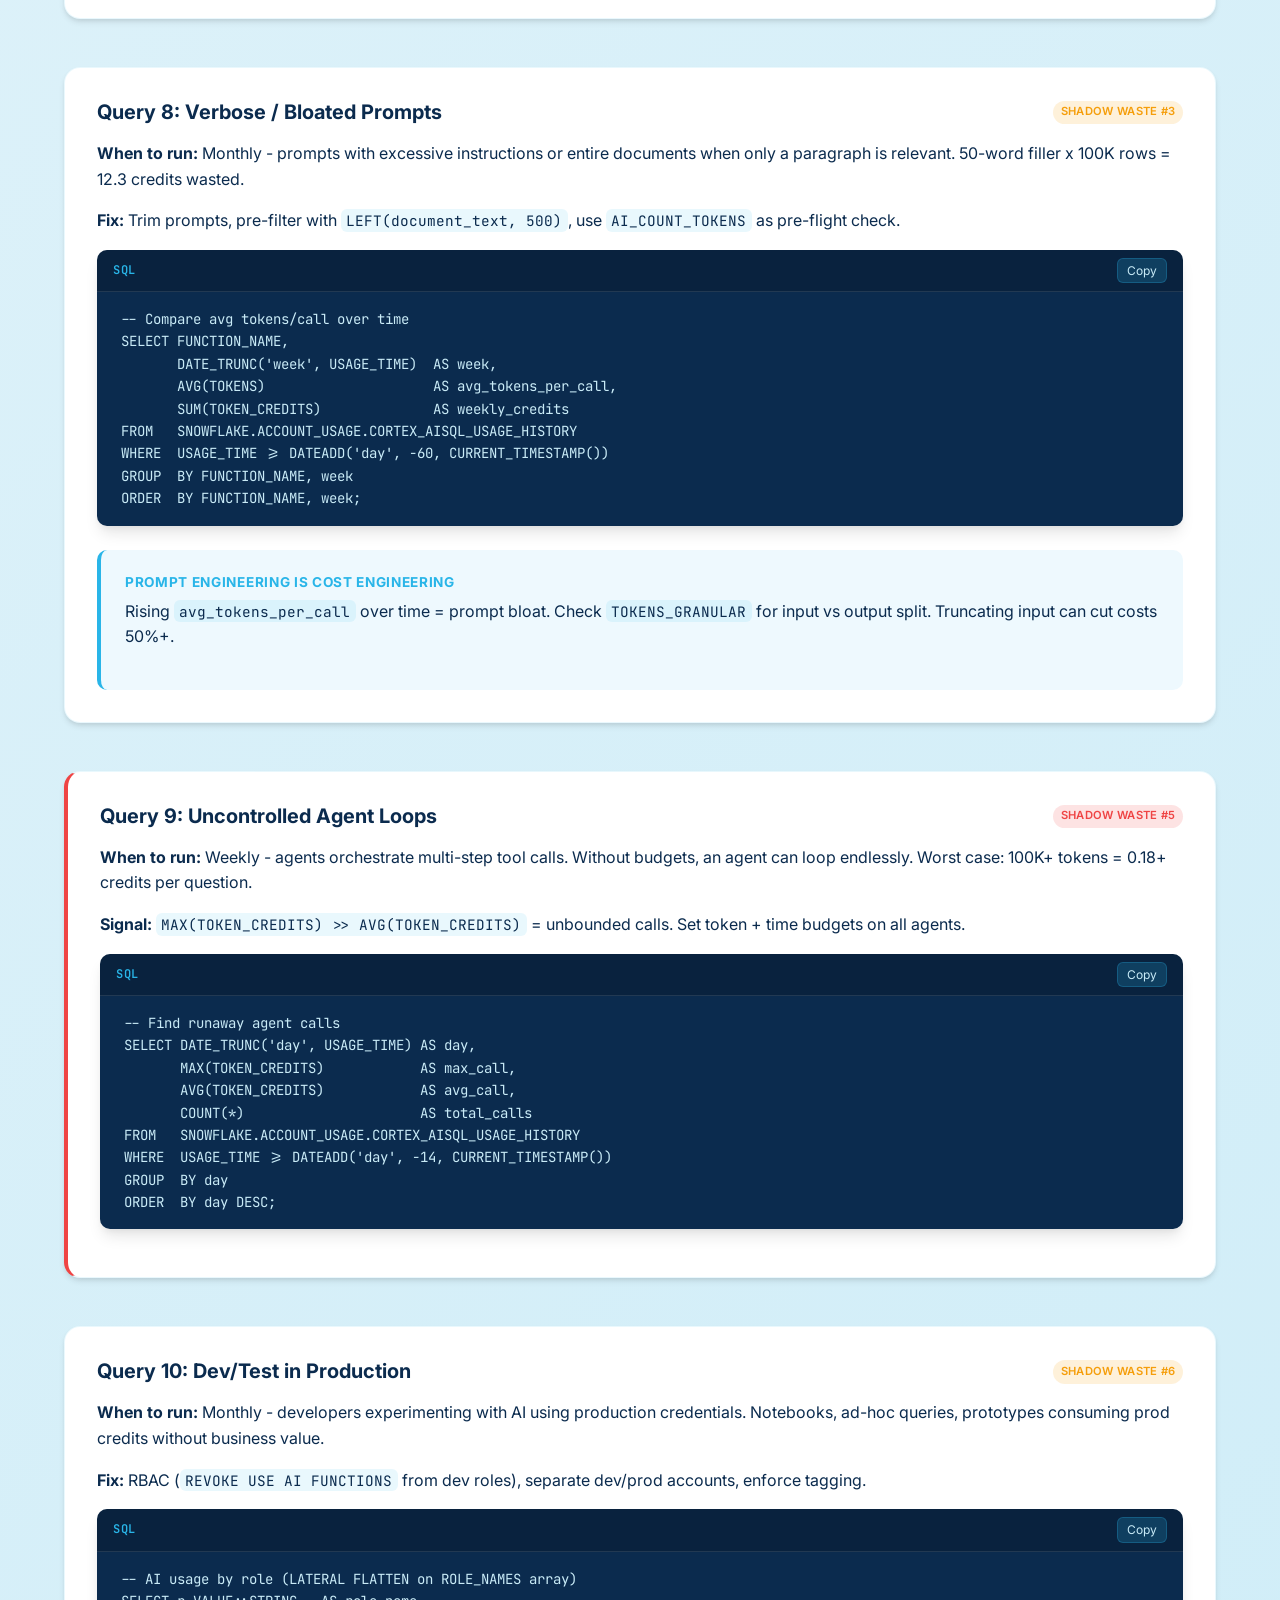
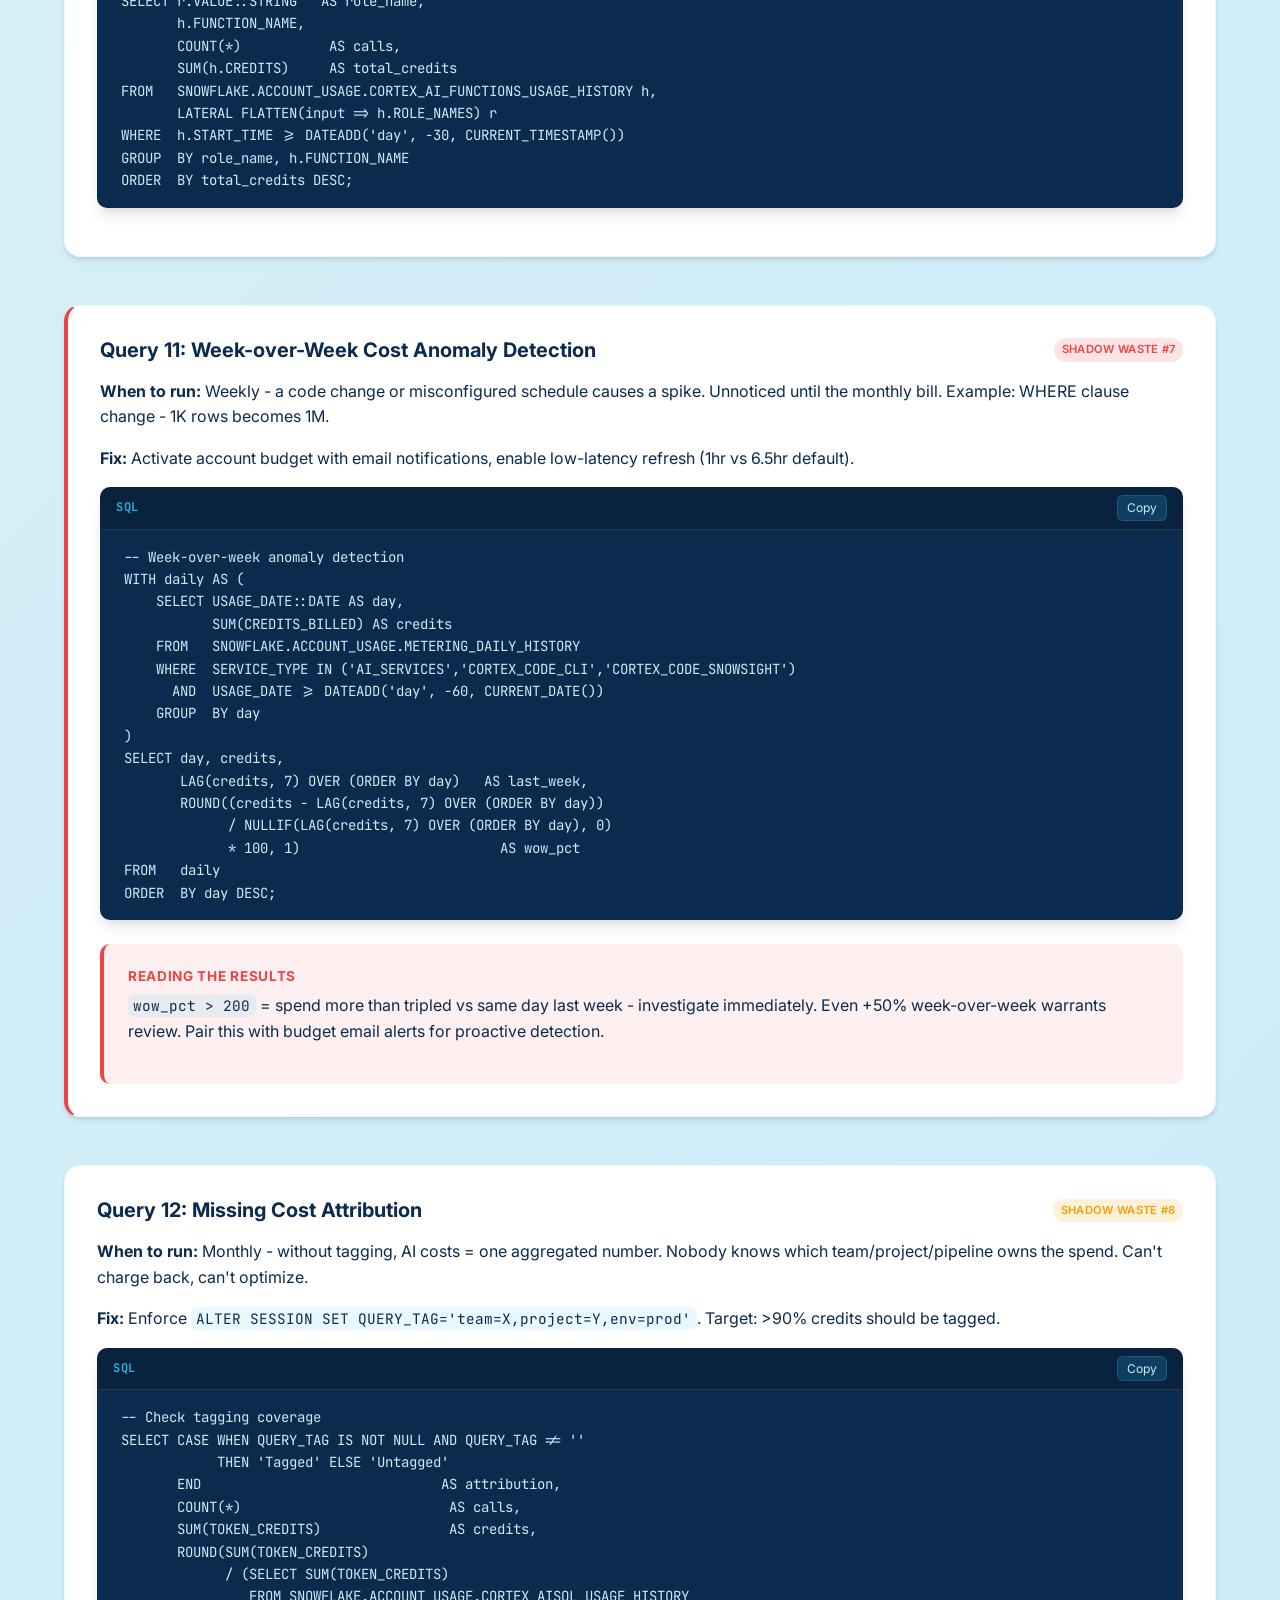
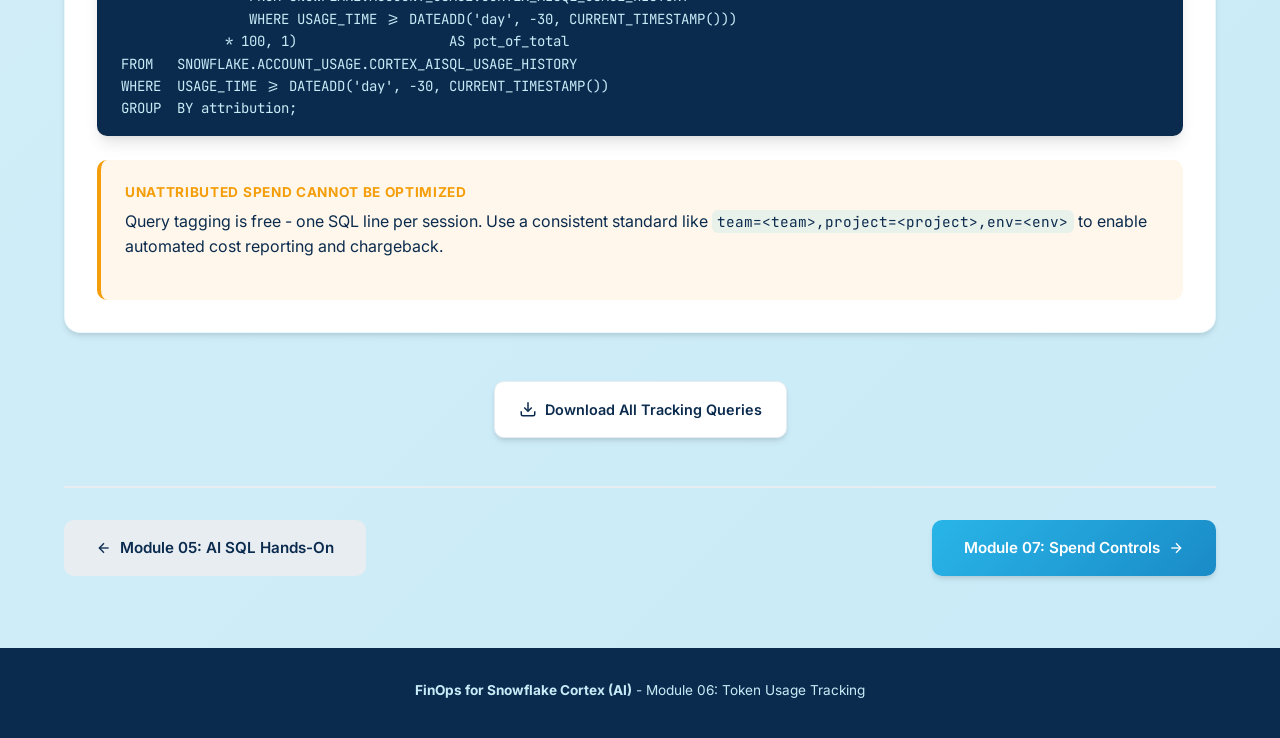
<file: modules/06-token-usage-tracking.html>
<!DOCTYPE html>
<html lang="en">
<head>
  <meta charset="UTF-8">
  <meta name="viewport" content="width=device-width, initial-scale=1.0">
  <title>Module 06: Token Usage Tracking - FinOps for Snowflake Cortex (AI)</title>
  <link rel="stylesheet" href="../css/theme.css">
  <link rel="icon" type="image/png" href="../icons/CoCo-Training.png">
</head>
<body>
  <!-- ─── Top Navigation ───────────────────────────────────────────────────── -->
  <nav class="top-nav">
    <div class="top-nav-inner">
      <a href="../index.html" class="nav-brand">
        <img src="../icons/CoCo-Training.png" alt="CoCo Training" width="28" height="28">
FinOps for Snowflake Cortex (AI)
      </a>
      <div class="nav-modules">
        <a href="01-ai-token-economy.html" class="nav-link" data-module="01"><span class="num">01</span> Tokens</a>
        <a href="02-cortex-ai-capabilities.html" class="nav-link" data-module="02"><span class="num">02</span> Capabilities</a>
        <a href="03-environment-setup.html" class="nav-link" data-module="03"><span class="num">03</span> Environment</a>
        <a href="04-cortex-code-setup.html" class="nav-link" data-module="04"><span class="num">04</span> CoCo Setup</a>
        <a href="05-ai-sql-hands-on.html" class="nav-link" data-module="05"><span class="num">05</span> SQL Labs</a>
        <a href="06-token-usage-tracking.html" class="nav-link active" data-module="06"><span class="num">06</span> Tracking</a>
        <a href="07-ai-credits-transition.html" class="nav-link" data-module="07"><span class="num">07</span> Spend Controls</a>
        <a href="08-streamlit-dashboard.html" class="nav-link" data-module="08"><span class="num">08</span> Dashboard</a>
        <a href="09-closing-note.html" class="nav-link" data-module="09"><span class="num">09</span> Closing</a>
      </div>
    </div>
  </nav>

  <!-- ─── Progress Bar ─────────────────────────────────────────────────────── -->
  <div class="progress-bar">
    <div class="progress-bar-fill" style="width: 66.7%;"></div>
    <span class="progress-text">6 of 9</span>
  </div>

  <main class="container">
    <!-- ─── Module Header ──────────────────────────────────────────────────── -->
    <header class="module-header">
      <div class="module-number">
        <span>MODULE 06</span>
        <span class="timing-badge lab">12 min</span>
      </div>
      <h1 class="module-title">Token & Credit Usage Tracking</h1>
      <p class="module-subtitle">Your real-time FinOps console for AI spend</p>
      
      <div class="learning-objectives">
        <h4>Learning Objectives</h4>
        <ul>
          <li>Query live token and credit consumption</li>
          <li>Attribute cost by user, function, and model</li>
          <li>Set up cost alerts before problems occur</li>
        </ul>
      </div>
    </header>

    <div class="callout tip">
      <h5>Bookmark These Queries</h5>
      <p>Everything in this module runs in Snowsight. These queries are your real-time FinOps console for AI spend. Save them as worksheets for quick access.</p>
    </div>

    <div class="callout warn">
      <h5>Latency Note</h5>
      <p><code>account_usage</code> views have approximately <strong>45 minutes of latency</strong>. Very recent queries from Module 05 may not appear immediately. For real-time monitoring, use the INFORMATION_SCHEMA alternative at the bottom of this module.</p>
    </div>

    <div class="callout cost">
      <h5>Cloud Services Credits ≠ AI Token Credits</h5>
      <p><code>query_history.credits_used_cloud_services</code> measures <strong>cloud services overhead</strong> (query compilation, metadata) - <strong>not</strong> AI token credits. A Cortex call costing 0.5 AI credits may show only 0.000036 in cloud services.</p>
      <p style="margin-top: var(--space-sm);">The real AI cost lives in dedicated views: <code>CORTEX_AI_FUNCTIONS_USAGE_HISTORY</code> (<code>CREDITS</code> column) and <code>CORTEX_AISQL_USAGE_HISTORY</code> (<code>TOKEN_CREDITS</code> column). Queries 2–6 below use these dedicated views.</p>
    </div>

    <!-- ─── ACCOUNT_USAGE Views Quick Reference ────────────────────────────── -->
    <section class="section">
      <div class="section-header">
        <div class="section-letter">REF</div>
        <h2 class="section-title">AI Cost Tracking - ACCOUNT_USAGE Views</h2>
      </div>

      <p>Five views in <code>SNOWFLAKE.ACCOUNT_USAGE</code> cover AI spend. Each has different granularity, latency (~45 min), and key columns.</p>

      <div class="callout warn" style="margin-bottom: var(--space-lg);">
        <h5>Resource Monitors Do NOT Cover AI/Serverless</h5>
        <p>Resource Monitors cap <strong>warehouse compute</strong> credits only. To track and cap AI token credits, use <strong>Snowflake Budgets</strong> and the views below.</p>
      </div>

      <div style="overflow-x: auto;">
        <table class="comparison-table" style="min-width: 700px;">
          <thead>
            <tr>
              <th style="width: 30%;">View</th>
              <th style="width: 35%;">Tracks</th>
              <th style="width: 35%;">Key Columns</th>
            </tr>
          </thead>
          <tbody>
            <tr>
              <td><code style="font-size: 0.8rem;">CORTEX_AISQL_USAGE_HISTORY</code></td>
              <td>Analyst, Agents, Intelligence</td>
              <td><code>TOKEN_CREDITS</code>, <code>TOKENS</code>, <code>QUERY_TAG</code></td>
            </tr>
            <tr>
              <td><code style="font-size: 0.8rem;">CORTEX_AI_FUNCTIONS_USAGE_HISTORY</code></td>
              <td>AI_COMPLETE, AI_SENTIMENT, etc.</td>
              <td><code>CREDITS</code>, <code>FUNCTION_NAME</code>, <code>MODEL_NAME</code></td>
            </tr>
            <tr>
              <td><code style="font-size: 0.8rem;">CORTEX_SEARCH_DAILY_USAGE_HISTORY</code></td>
              <td>Search indexing &amp; queries</td>
              <td><code>CREDITS</code>, <code>SERVICE_NAME</code>, <code>CONSUMPTION_TYPE</code></td>
            </tr>
            <tr>
              <td><code style="font-size: 0.8rem;">DOCUMENT_AI_USAGE_HISTORY</code></td>
              <td>Document AI extraction</td>
              <td><code>CREDITS_USED</code>, <code>MODEL_NAME</code></td>
            </tr>
            <tr>
              <td><code style="font-size: 0.8rem;">METERING_DAILY_HISTORY</code></td>
              <td>Aggregated daily metering</td>
              <td><code>CREDITS_BILLED</code>, <code>SERVICE_TYPE</code></td>
            </tr>
          </tbody>
        </table>
      </div>
    </section>

    <!-- ─── Query 1 ────────────────────────────────────────────────────────── -->
    <section class="section">
      <div class="panel">
        <div style="display: flex; justify-content: space-between; align-items: center; margin-bottom: var(--space-md);">
          <h4 style="margin: 0;">Query 1: AI Credits by Cortex Function</h4>
          <span class="badge medium">Weekly Review</span>
        </div>
        <p><strong>When to run:</strong> Weekly FinOps review - uses the dedicated <code>CORTEX_AI_FUNCTIONS_USAGE_HISTORY</code> view for accurate AI token credits (not cloud services overhead).</p>
        
        <div class="code-block">
          <div class="code-header">
            <span class="code-lang">SQL</span>
            <button class="copy-btn"><span>Copy</span></button>
          </div>
          <div class="code-content">
            <pre>SELECT
    FUNCTION_NAME,
    COUNT(*)                                    AS call_count,
    ROUND(SUM(CREDITS), 4)                      AS total_ai_credits,
    ROUND(AVG(CREDITS), 6)                      AS avg_credits_per_call,
    ROUND(MIN(CREDITS), 6)                      AS min_credits,
    ROUND(MAX(CREDITS), 6)                      AS max_credits,
    ROUND(SUM(CREDITS) * 3, 2)                  AS est_dollars
FROM SNOWFLAKE.ACCOUNT_USAGE.CORTEX_AI_FUNCTIONS_USAGE_HISTORY
WHERE START_TIME >= DATEADD(day, -7, CURRENT_TIMESTAMP)
GROUP BY FUNCTION_NAME
ORDER BY total_ai_credits DESC;</pre>
          </div>
        </div>
      </div>
    </section>

    <!-- ─── Query 3 ────────────────────────────────────────────────────────── -->
    <section class="section">
      <div class="panel">
        <div style="display: flex; justify-content: space-between; align-items: center; margin-bottom: var(--space-md);">
          <h4 style="margin: 0;">Query 2: Model Cost Comparison</h4>
          <span class="badge high">Key Insight</span>
        </div>
        <p><strong>When to run:</strong> After Exercise 4 in Module 05 - see real AI credit cost per model from <code>CORTEX_AI_FUNCTIONS_USAGE_HISTORY</code>, not estimates.</p>
        
        <div class="code-block">
          <div class="code-header">
            <span class="code-lang">SQL</span>
            <button class="copy-btn"><span>Copy</span></button>
          </div>
          <div class="code-content">
            <pre>SELECT
    MODEL_NAME,
    FUNCTION_NAME,
    COUNT(*)                                    AS calls,
    ROUND(SUM(CREDITS), 4)                      AS total_ai_credits,
    ROUND(AVG(CREDITS), 6)                      AS credits_per_call,
    ROUND(SUM(CREDITS) * 3, 2)                  AS est_dollars
FROM SNOWFLAKE.ACCOUNT_USAGE.CORTEX_AI_FUNCTIONS_USAGE_HISTORY
WHERE START_TIME >= DATEADD(hour, -2, CURRENT_TIMESTAMP)
  AND FUNCTION_NAME IN ('COMPLETE', 'AI_COMPLETE')
GROUP BY MODEL_NAME, FUNCTION_NAME
ORDER BY total_ai_credits DESC;</pre>
          </div>
        </div>
      </div>
    </section>

    <!-- ─── Query 4 ────────────────────────────────────────────────────────── -->
    <section class="section">
      <div class="panel">
        <div style="display: flex; justify-content: space-between; align-items: center; margin-bottom: var(--space-md);">
          <h4 style="margin: 0;">Query 3: Hourly AI Spend Trend</h4>
          <span class="badge medium">Pattern Analysis</span>
        </div>
        <p><strong>When to run:</strong> To identify usage patterns and anomalies - tracks real AI credits from the dedicated view, not cloud services overhead.</p>
        
        <div class="code-block">
          <div class="code-header">
            <span class="code-lang">SQL</span>
            <button class="copy-btn"><span>Copy</span></button>
          </div>
          <div class="code-content">
            <pre>SELECT
    DATE_TRUNC('hour', START_TIME)              AS hour_bucket,
    FUNCTION_NAME,
    COUNT(*)                                    AS ai_calls,
    ROUND(SUM(CREDITS), 4)                      AS ai_credits,
    ROUND(SUM(CREDITS) * 3, 2)                  AS est_dollars
FROM SNOWFLAKE.ACCOUNT_USAGE.CORTEX_AI_FUNCTIONS_USAGE_HISTORY
WHERE START_TIME >= DATEADD(day, -1, CURRENT_TIMESTAMP)
GROUP BY 1, 2
ORDER BY 1 DESC, ai_credits DESC;</pre>
          </div>
        </div>
      </div>
    </section>

    <!-- ─── Query 5 ────────────────────────────────────────────────────────── -->
    <section class="section">
      <div class="panel">
        <div style="display: flex; justify-content: space-between; align-items: center; margin-bottom: var(--space-md);">
          <h4 style="margin: 0;">Query 4: Cost Projection Query</h4>
          <span class="badge high">Non-Negotiable</span>
        </div>
        <p><strong>When to run:</strong> <strong>BEFORE</strong> running any AI at scale. Use after Module 05 Exercise 5.</p>
        
        <div class="code-block">
          <div class="code-header">
            <span class="code-lang">SQL</span>
            <button class="copy-btn"><span>Copy</span></button>
          </div>
          <div class="code-content">
            <pre>-- Step 1: Find your recent AI call costs from the dedicated view:
SELECT
    QUERY_ID,
    FUNCTION_NAME,
    MODEL_NAME,
    ROUND(CREDITS, 6)                           AS ai_credits,
    START_TIME
FROM SNOWFLAKE.ACCOUNT_USAGE.CORTEX_AI_FUNCTIONS_USAGE_HISTORY
WHERE START_TIME >= DATEADD(hour, -1, CURRENT_TIMESTAMP)
ORDER BY START_TIME DESC
LIMIT 10;</pre>
          </div>
        </div>

        <div class="code-block" style="margin-top: var(--space-lg);">
          <div class="code-header">
            <span class="code-lang">SQL</span>
            <button class="copy-btn"><span>Copy</span></button>
          </div>
          <div class="code-content">
            <pre>-- Step 2: Project costs at scale using real AI credits:
WITH sample_cost AS (
    SELECT
        SUM(CREDITS)                            AS sample_credits,
        COUNT(*)                                AS sample_calls
    FROM SNOWFLAKE.ACCOUNT_USAGE.CORTEX_AI_FUNCTIONS_USAGE_HISTORY
    WHERE QUERY_ID IN (
        -- *** PASTE YOUR TEST QUERY IDs HERE ***
        'your_query_id_1',
        'your_query_id_2'
    )
)
SELECT
    sample_credits,
    sample_calls,
    ROUND(sample_credits / NULLIF(sample_calls, 0), 6) 
                                                AS credits_per_call,
    ROUND(sample_credits * 100, 4)              AS projected_500_rows,
    ROUND(sample_credits * 10000, 2)            AS projected_50k_rows,
    ROUND(sample_credits * 100000, 2)           AS projected_500k_rows,
    -- Dollar estimates at ~$3/credit
    ROUND(sample_credits * 100000 * 3, 2)       AS projected_500k_dollars
FROM sample_cost;</pre>
          </div>
        </div>

        <div class="callout cost" style="margin-top: var(--space-lg); margin-bottom: 0;">
          <h5>This Query is Non-Negotiable</h5>
          <p>This projection query must be run before any production AI pipeline. Paste your test query_ids and know your cost before you scale.</p>
        </div>
      </div>
    </section>

    <!-- ─── Snowsight Navigation ───────────────────────────────────────────── -->
    <section class="section">
      <div class="section-header">
        <div class="section-letter">GUI</div>
        <h2 class="section-title">Snowsight Navigation</h2>
      </div>

      <p>For visual cost monitoring without SQL, use the Snowsight Cost Management interface:</p>

      <div class="step">
        <div class="step-number">1</div>
        <div class="step-content">
          <h4>Navigate to Cost Management</h4>
          <p>Admin → Cost Management → Consumption</p>
        </div>
      </div>

      <div class="step">
        <div class="step-number">2</div>
        <div class="step-content">
          <h4>Filter by Service Type</h4>
          <p>Use the Service Type filter → Select "AI/ML Functions"</p>
        </div>
      </div>

      <div class="step">
        <div class="step-number">3</div>
        <div class="step-content">
          <h4>Drill Into Cortex</h4>
          <p>Click on individual Cortex functions to see breakdown by function type</p>
        </div>
      </div>

      <div class="step">
        <div class="step-number">4</div>
        <div class="step-content">
          <h4>Set Notification Threshold</h4>
          <p>Admin → Notifications → Create alert for AI spend thresholds</p>
        </div>
      </div>
    </section>

    <!-- ═══════════════════════════════════════════════════════════════════════ -->
    <!-- Shadow Waste Detection Queries                                      -->
    <!-- Source: AI Shadow Waste in Snowflake AI presentation                -->
    <!-- ═══════════════════════════════════════════════════════════════════════ -->
    <section class="section">
      <div class="section-header">
        <div class="section-letter">SW</div>
        <h2 class="section-title">Shadow Waste Detection</h2>
      </div>

      <p>Shadow waste is AI credit consumption that delivers little or no business value. AI services are serverless - no warehouse to watch, no query fails, no alert fires. Credits silently drain. The queries below detect the most common patterns.</p>

      <div class="callout warn">
        <h5>8 Shadow Waste Patterns</h5>
        <p>Idle Search services, over-sized models, redundant calls, verbose prompts, agent loops, dev/test in prod, cost spikes, and missing attribution. The queries below target each pattern.</p>
      </div>
    </section>

    <!-- ─── Query 5: Idle Cortex Search Detection ────────────────────────── -->
    <section class="section" id="query-6">
      <div class="panel" style="border-left: 4px solid var(--sf-danger);">
        <div style="display: flex; justify-content: space-between; align-items: center; margin-bottom: var(--space-md);">
          <h4 style="margin: 0;">Query 5: Idle Cortex Search Detection</h4>
          <span class="badge high">Shadow Waste #4</span>
        </div>
        <p><strong>When to run:</strong> Weekly. Cortex Search services consume credits for <strong>serving</strong> (6.3 credits/GB/month) even with zero queries. Idle services = 100% waste.</p>

        <div class="code-block">
          <div class="code-header">
            <span class="code-lang">SQL</span>
            <button class="copy-btn"><span>Copy</span></button>
          </div>
          <div class="code-content">
            <pre>WITH costs AS (
    SELECT SERVICE_NAME,
           SUM(CASE WHEN CONSUMPTION_TYPE = 'SERVING'
                    THEN CREDITS ELSE 0 END)           AS serving_credits,
           SUM(CASE WHEN CONSUMPTION_TYPE = 'BATCH'
                    THEN CREDITS ELSE 0 END)           AS query_credits,
           SUM(CASE WHEN CONSUMPTION_TYPE = 'EMBED_TEXT_TOKENS'
                    THEN CREDITS ELSE 0 END)           AS embedding_credits
    FROM   SNOWFLAKE.ACCOUNT_USAGE.CORTEX_SEARCH_DAILY_USAGE_HISTORY
    WHERE  USAGE_DATE >= DATEADD('day', -30, CURRENT_TIMESTAMP())
    GROUP  BY SERVICE_NAME
)
SELECT SERVICE_NAME,
       serving_credits,
       embedding_credits,
       query_credits,
       ROUND(query_credits / NULLIF(serving_credits, 0) * 100, 1) AS query_pct
FROM   costs
WHERE  serving_credits > 0
ORDER  BY query_pct ASC;</pre>
          </div>
        </div>

        <div class="callout cost" style="margin-top: var(--space-lg); margin-bottom: 0;">
          <h5>Reading the Results</h5>
          <p><code>query_pct</code> near <strong>0%</strong> means the service is incurring standing serving cost but nobody is querying it. Consider suspending or dropping unused services:</p>
<pre style="margin-top: var(--space-sm); font-size: 0.85rem;"><code>ALTER CORTEX SEARCH SERVICE my_idle_svc SUSPEND SERVING;  -- stops standing cost
ALTER CORTEX SEARCH SERVICE my_idle_svc SUSPEND;          -- stops both serving + indexing
DROP CORTEX SEARCH SERVICE IF EXISTS my_abandoned_svc;    -- permanent removal</code></pre>
          <p style="margin-top: var(--space-sm);"><strong>CONSUMPTION_TYPE values:</strong> <code>SERVING</code> (standing cost, 24/7), <code>EMBED_TEXT_TOKENS</code> (indexing on data change), <code>BATCH</code> (query usage).</p>
        </div>
      </div>
    </section>

    <!-- ─── Query 6: Over-Sized Models ─────────────────────────────────────── -->
    <section class="section">
      <div class="panel">
        <div style="display: flex; justify-content: space-between; align-items: center; margin-bottom: var(--space-md);">
          <h4 style="margin: 0;">Query 6: Over-Sized Model Detection</h4>
          <span class="badge high">Shadow Waste #1</span>
        </div>
        <p><strong>When to run:</strong> Monthly - developers default to the most capable (expensive) model. Compare <code>credits_per_1M_tokens</code> across models to find where a cheaper model would suffice.</p>
        <p><strong>Source:</strong> <code>CORTEX_AISQL_USAGE_HISTORY</code> - has <code>TOKENS</code> and <code>TOKEN_CREDITS</code> granularity.</p>
        
        <div class="code-block">
          <div class="code-header">
            <span class="code-lang">SQL</span>
            <button class="copy-btn"><span>Copy</span></button>
          </div>
          <div class="code-content">
            <pre>SELECT MODEL_NAME, FUNCTION_NAME,
       SUM(TOKENS)        AS total_tokens,
       SUM(TOKEN_CREDITS)  AS total_credits,
       ROUND(SUM(TOKEN_CREDITS)
             / NULLIF(SUM(TOKENS),0) * 1000000, 2)
                            AS credits_per_1m_tokens
FROM   SNOWFLAKE.ACCOUNT_USAGE.CORTEX_AISQL_USAGE_HISTORY
WHERE  USAGE_TIME >= DATEADD('day', -30, CURRENT_TIMESTAMP())
GROUP  BY MODEL_NAME, FUNCTION_NAME
ORDER  BY credits_per_1m_tokens DESC;</pre>
          </div>
        </div>

        <div class="callout tip" style="margin-top: var(--space-lg); margin-bottom: 0;">
          <h5>Savings Potential: 40–75%</h5>
          <p>Replace <code>AI_COMPLETE('sentiment...')</code> with <code>AI_SENTIMENT(text)</code> for 40–70% savings. Replace <code>AI_COMPLETE('classify...')</code> with <code>AI_CLASSIFY(text,[...])</code> for 50–75%. Task-specific functions are purpose-built and cheaper.</p>
        </div>
      </div>
    </section>

    <!-- ─── Query 7: Redundant / Duplicate AI Calls ───────────────────────── -->
    <section class="section">
      <div class="panel">
        <div style="display: flex; justify-content: space-between; align-items: center; margin-bottom: var(--space-md);">
          <h4 style="margin: 0;">Query 7: Redundant / Duplicate AI Calls</h4>
          <span class="badge high">Shadow Waste #2</span>
        </div>
        <p><strong>When to run:</strong> Weekly - pipelines re-processing unchanged rows every scheduled run, multiple users running overlapping queries. 10K rows hourly = same tokens 24x/day.</p>
        <p><strong>Fix:</strong> Incremental processing (<code>WHERE ai_processed_at IS NULL</code>), cache AI results, tag pipelines with <code>QUERY_TAG</code>.</p>
        
        <div class="code-block">
          <div class="code-header">
            <span class="code-lang">SQL</span>
            <button class="copy-btn"><span>Copy</span></button>
          </div>
          <div class="code-content">
            <pre>-- Find repeated calls by user/day
SELECT h.USER_ID, u.NAME,
       h.FUNCTION_NAME,
       DATE_TRUNC('day', h.START_TIME)  AS day,
       COUNT(*)                         AS daily_calls,
       SUM(h.CREDITS)                   AS daily_credits
FROM   SNOWFLAKE.ACCOUNT_USAGE.CORTEX_AI_FUNCTIONS_USAGE_HISTORY h
JOIN   SNOWFLAKE.ACCOUNT_USAGE.USERS u
       ON h.USER_ID = u.USER_ID
WHERE  h.START_TIME >= DATEADD('day', -7, CURRENT_TIMESTAMP())
GROUP  BY h.USER_ID, u.NAME, h.FUNCTION_NAME, day
HAVING COUNT(*) > 20
ORDER  BY daily_credits DESC;</pre>
          </div>
        </div>
      </div>
    </section>

    <!-- ─── Query 8: Verbose / Bloated Prompts ────────────────────────────── -->
    <section class="section">
      <div class="panel">
        <div style="display: flex; justify-content: space-between; align-items: center; margin-bottom: var(--space-md);">
          <h4 style="margin: 0;">Query 8: Verbose / Bloated Prompts</h4>
          <span class="badge medium">Shadow Waste #3</span>
        </div>
        <p><strong>When to run:</strong> Monthly - prompts with excessive instructions or entire documents when only a paragraph is relevant. 50-word filler x 100K rows = 12.3 credits wasted.</p>
        <p><strong>Fix:</strong> Trim prompts, pre-filter with <code>LEFT(document_text, 500)</code>, use <code>AI_COUNT_TOKENS</code> as pre-flight check.</p>
        
        <div class="code-block">
          <div class="code-header">
            <span class="code-lang">SQL</span>
            <button class="copy-btn"><span>Copy</span></button>
          </div>
          <div class="code-content">
            <pre>-- Compare avg tokens/call over time
SELECT FUNCTION_NAME,
       DATE_TRUNC('week', USAGE_TIME)  AS week,
       AVG(TOKENS)                     AS avg_tokens_per_call,
       SUM(TOKEN_CREDITS)              AS weekly_credits
FROM   SNOWFLAKE.ACCOUNT_USAGE.CORTEX_AISQL_USAGE_HISTORY
WHERE  USAGE_TIME >= DATEADD('day', -60, CURRENT_TIMESTAMP())
GROUP  BY FUNCTION_NAME, week
ORDER  BY FUNCTION_NAME, week;</pre>
          </div>
        </div>

        <div class="callout tip" style="margin-top: var(--space-lg); margin-bottom: 0;">
          <h5>Prompt Engineering IS Cost Engineering</h5>
          <p>Rising <code>avg_tokens_per_call</code> over time = prompt bloat. Check <code>TOKENS_GRANULAR</code> for input vs output split. Truncating input can cut costs 50%+.</p>
        </div>
      </div>
    </section>

    <!-- ─── Query 9: Uncontrolled Agent Loops ─────────────────────────────── -->
    <section class="section">
      <div class="panel" style="border-left: 4px solid var(--sf-danger);">
        <div style="display: flex; justify-content: space-between; align-items: center; margin-bottom: var(--space-md);">
          <h4 style="margin: 0;">Query 9: Uncontrolled Agent Loops</h4>
          <span class="badge high">Shadow Waste #5</span>
        </div>
        <p><strong>When to run:</strong> Weekly - agents orchestrate multi-step tool calls. Without budgets, an agent can loop endlessly. Worst case: 100K+ tokens = 0.18+ credits per question.</p>
        <p><strong>Signal:</strong> <code>MAX(TOKEN_CREDITS) >> AVG(TOKEN_CREDITS)</code> = unbounded calls. Set token + time budgets on all agents.</p>
        
        <div class="code-block">
          <div class="code-header">
            <span class="code-lang">SQL</span>
            <button class="copy-btn"><span>Copy</span></button>
          </div>
          <div class="code-content">
            <pre>-- Find runaway agent calls
SELECT DATE_TRUNC('day', USAGE_TIME) AS day,
       MAX(TOKEN_CREDITS)            AS max_call,
       AVG(TOKEN_CREDITS)            AS avg_call,
       COUNT(*)                      AS total_calls
FROM   SNOWFLAKE.ACCOUNT_USAGE.CORTEX_AISQL_USAGE_HISTORY
WHERE  USAGE_TIME >= DATEADD('day', -14, CURRENT_TIMESTAMP())
GROUP  BY day
ORDER  BY day DESC;</pre>
          </div>
        </div>
      </div>
    </section>

    <!-- ─── Query 10: Dev/Test in Production ───────────────────────────────── -->
    <section class="section">
      <div class="panel">
        <div style="display: flex; justify-content: space-between; align-items: center; margin-bottom: var(--space-md);">
          <h4 style="margin: 0;">Query 10: Dev/Test in Production</h4>
          <span class="badge medium">Shadow Waste #6</span>
        </div>
        <p><strong>When to run:</strong> Monthly - developers experimenting with AI using production credentials. Notebooks, ad-hoc queries, prototypes consuming prod credits without business value.</p>
        <p><strong>Fix:</strong> RBAC (<code>REVOKE USE AI FUNCTIONS</code> from dev roles), separate dev/prod accounts, enforce tagging.</p>
        
        <div class="code-block">
          <div class="code-header">
            <span class="code-lang">SQL</span>
            <button class="copy-btn"><span>Copy</span></button>
          </div>
          <div class="code-content">
            <pre>-- AI usage by role (LATERAL FLATTEN on ROLE_NAMES array)
SELECT r.VALUE::STRING   AS role_name,
       h.FUNCTION_NAME,
       COUNT(*)           AS calls,
       SUM(h.CREDITS)     AS total_credits
FROM   SNOWFLAKE.ACCOUNT_USAGE.CORTEX_AI_FUNCTIONS_USAGE_HISTORY h,
       LATERAL FLATTEN(input => h.ROLE_NAMES) r
WHERE  h.START_TIME >= DATEADD('day', -30, CURRENT_TIMESTAMP())
GROUP  BY role_name, h.FUNCTION_NAME
ORDER  BY total_credits DESC;</pre>
          </div>
        </div>
      </div>
    </section>

    <!-- ─── Query 11: WoW Cost Anomaly Detection ──────────────────────────── -->
    <section class="section">
      <div class="panel" style="border-left: 4px solid var(--sf-danger);">
        <div style="display: flex; justify-content: space-between; align-items: center; margin-bottom: var(--space-md);">
          <h4 style="margin: 0;">Query 11: Week-over-Week Cost Anomaly Detection</h4>
          <span class="badge high">Shadow Waste #7</span>
        </div>
        <p><strong>When to run:</strong> Weekly - a code change or misconfigured schedule causes a spike. Unnoticed until the monthly bill. Example: WHERE clause change - 1K rows becomes 1M.</p>
        <p><strong>Fix:</strong> Activate account budget with email notifications, enable low-latency refresh (1hr vs 6.5hr default).</p>
        
        <div class="code-block">
          <div class="code-header">
            <span class="code-lang">SQL</span>
            <button class="copy-btn"><span>Copy</span></button>
          </div>
          <div class="code-content">
            <pre>-- Week-over-week anomaly detection
WITH daily AS (
    SELECT USAGE_DATE::DATE AS day,
           SUM(CREDITS_BILLED) AS credits
    FROM   SNOWFLAKE.ACCOUNT_USAGE.METERING_DAILY_HISTORY
    WHERE  SERVICE_TYPE IN ('AI_SERVICES','CORTEX_CODE_CLI','CORTEX_CODE_SNOWSIGHT')
      AND  USAGE_DATE >= DATEADD('day', -60, CURRENT_DATE())
    GROUP  BY day
)
SELECT day, credits,
       LAG(credits, 7) OVER (ORDER BY day)   AS last_week,
       ROUND((credits - LAG(credits, 7) OVER (ORDER BY day))
             / NULLIF(LAG(credits, 7) OVER (ORDER BY day), 0)
             * 100, 1)                         AS wow_pct
FROM   daily
ORDER  BY day DESC;</pre>
          </div>
        </div>

        <div class="callout cost" style="margin-top: var(--space-lg); margin-bottom: 0;">
          <h5>Reading the Results</h5>
          <p><code>wow_pct > 200</code> = spend more than tripled vs same day last week - investigate immediately. Even +50% week-over-week warrants review. Pair this with budget email alerts for proactive detection.</p>
        </div>
      </div>
    </section>

    <!-- ─── Query 12: Missing Cost Attribution ─────────────────────────────── -->
    <section class="section">
      <div class="panel">
        <div style="display: flex; justify-content: space-between; align-items: center; margin-bottom: var(--space-md);">
          <h4 style="margin: 0;">Query 12: Missing Cost Attribution</h4>
          <span class="badge medium">Shadow Waste #8</span>
        </div>
        <p><strong>When to run:</strong> Monthly - without tagging, AI costs = one aggregated number. Nobody knows which team/project/pipeline owns the spend. Can't charge back, can't optimize.</p>
        <p><strong>Fix:</strong> Enforce <code>ALTER SESSION SET QUERY_TAG='team=X,project=Y,env=prod'</code>. Target: >90% credits should be tagged.</p>
        
        <div class="code-block">
          <div class="code-header">
            <span class="code-lang">SQL</span>
            <button class="copy-btn"><span>Copy</span></button>
          </div>
          <div class="code-content">
            <pre>-- Check tagging coverage
SELECT CASE WHEN QUERY_TAG IS NOT NULL AND QUERY_TAG != ''
            THEN 'Tagged' ELSE 'Untagged'
       END                              AS attribution,
       COUNT(*)                          AS calls,
       SUM(TOKEN_CREDITS)                AS credits,
       ROUND(SUM(TOKEN_CREDITS)
             / (SELECT SUM(TOKEN_CREDITS)
                FROM SNOWFLAKE.ACCOUNT_USAGE.CORTEX_AISQL_USAGE_HISTORY
                WHERE USAGE_TIME >= DATEADD('day', -30, CURRENT_TIMESTAMP()))
             * 100, 1)                   AS pct_of_total
FROM   SNOWFLAKE.ACCOUNT_USAGE.CORTEX_AISQL_USAGE_HISTORY
WHERE  USAGE_TIME >= DATEADD('day', -30, CURRENT_TIMESTAMP())
GROUP  BY attribution;</pre>
          </div>
        </div>

        <div class="callout warn" style="margin-top: var(--space-lg); margin-bottom: 0;">
          <h5>Unattributed Spend Cannot Be Optimized</h5>
          <p>Query tagging is free - one SQL line per session. Use a consistent standard like <code>team=&lt;team&gt;,project=&lt;project&gt;,env=&lt;env&gt;</code> to enable automated cost reporting and chargeback.</p>
        </div>
      </div>
    </section>

    <!-- ─── Download SQL ───────────────────────────────────────────────────── -->
    <section class="section text-center">
      <a href="../sql/06-token-tracking.sql" class="download-btn" target="_blank" rel="noopener" style="display: inline-flex;">
        <svg width="18" height="18" viewBox="0 0 24 24" fill="none" stroke="currentColor" stroke-width="2">
          <path d="M21 15v4a2 2 0 0 1-2 2H5a2 2 0 0 1-2-2v-4"/>
          <polyline points="7 10 12 15 17 10"/>
          <line x1="12" y1="15" x2="12" y2="3"/>
        </svg>
        Download All Tracking Queries
      </a>
    </section>

    <!-- ─── Navigation Footer ──────────────────────────────────────────────── -->
    <nav class="nav-footer">
      <a href="05-ai-sql-hands-on.html" class="nav-btn prev">
        <svg width="16" height="16" viewBox="0 0 24 24" fill="none" stroke="currentColor" stroke-width="2">
          <line x1="19" y1="12" x2="5" y2="12"/>
          <polyline points="12 19 5 12 12 5"/>
        </svg>
        Module 05: AI SQL Hands-On
      </a>
      <a href="07-ai-credits-transition.html" class="nav-btn next">
        Module 07: Spend Controls
        <svg width="16" height="16" viewBox="0 0 24 24" fill="none" stroke="currentColor" stroke-width="2">
          <line x1="5" y1="12" x2="19" y2="12"/>
          <polyline points="12 5 19 12 12 19"/>
        </svg>
      </a>
    </nav>
  </main>

  <!-- ─── Footer ───────────────────────────────────────────────────────────── -->
  <footer class="site-footer">
    <p><strong>FinOps for Snowflake Cortex (AI)</strong> - Module 06: Token Usage Tracking</p>
  </footer>

  <script src="../js/main.js"></script>
</body>
</html>
</file>
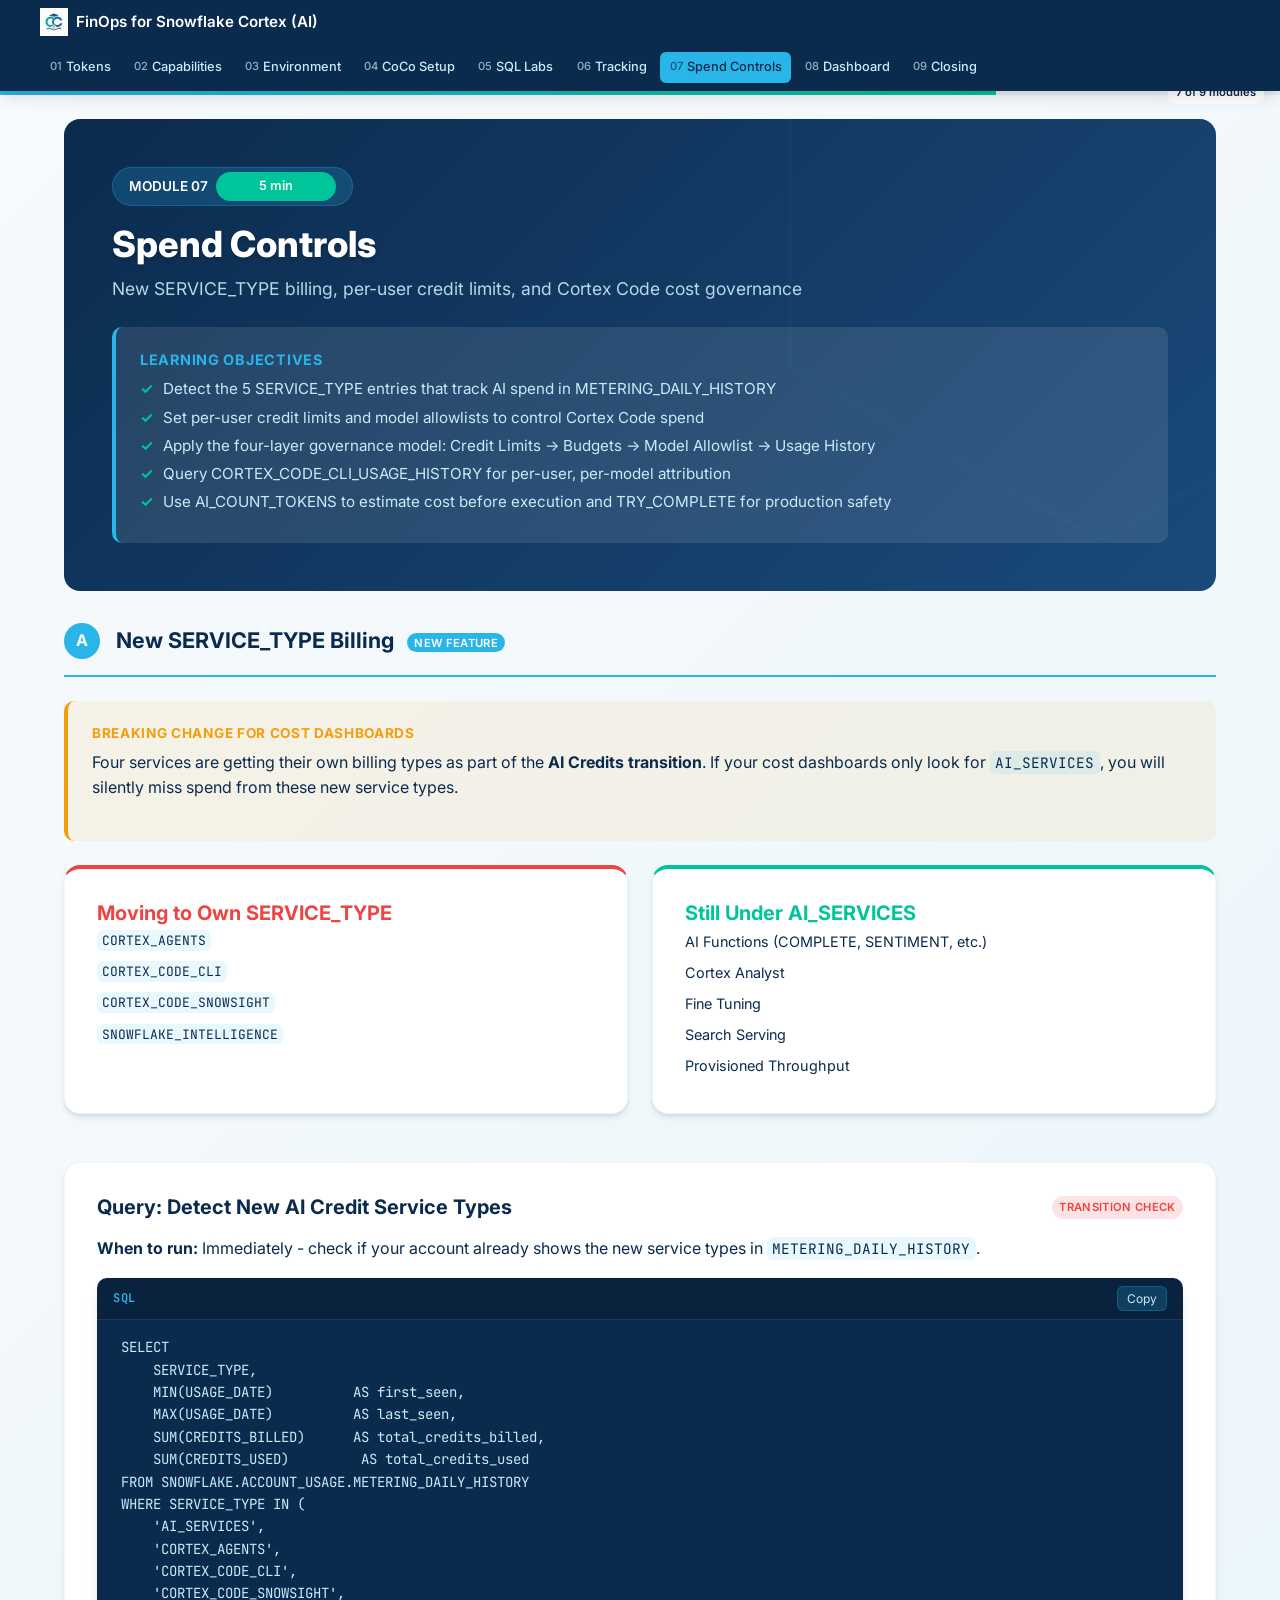
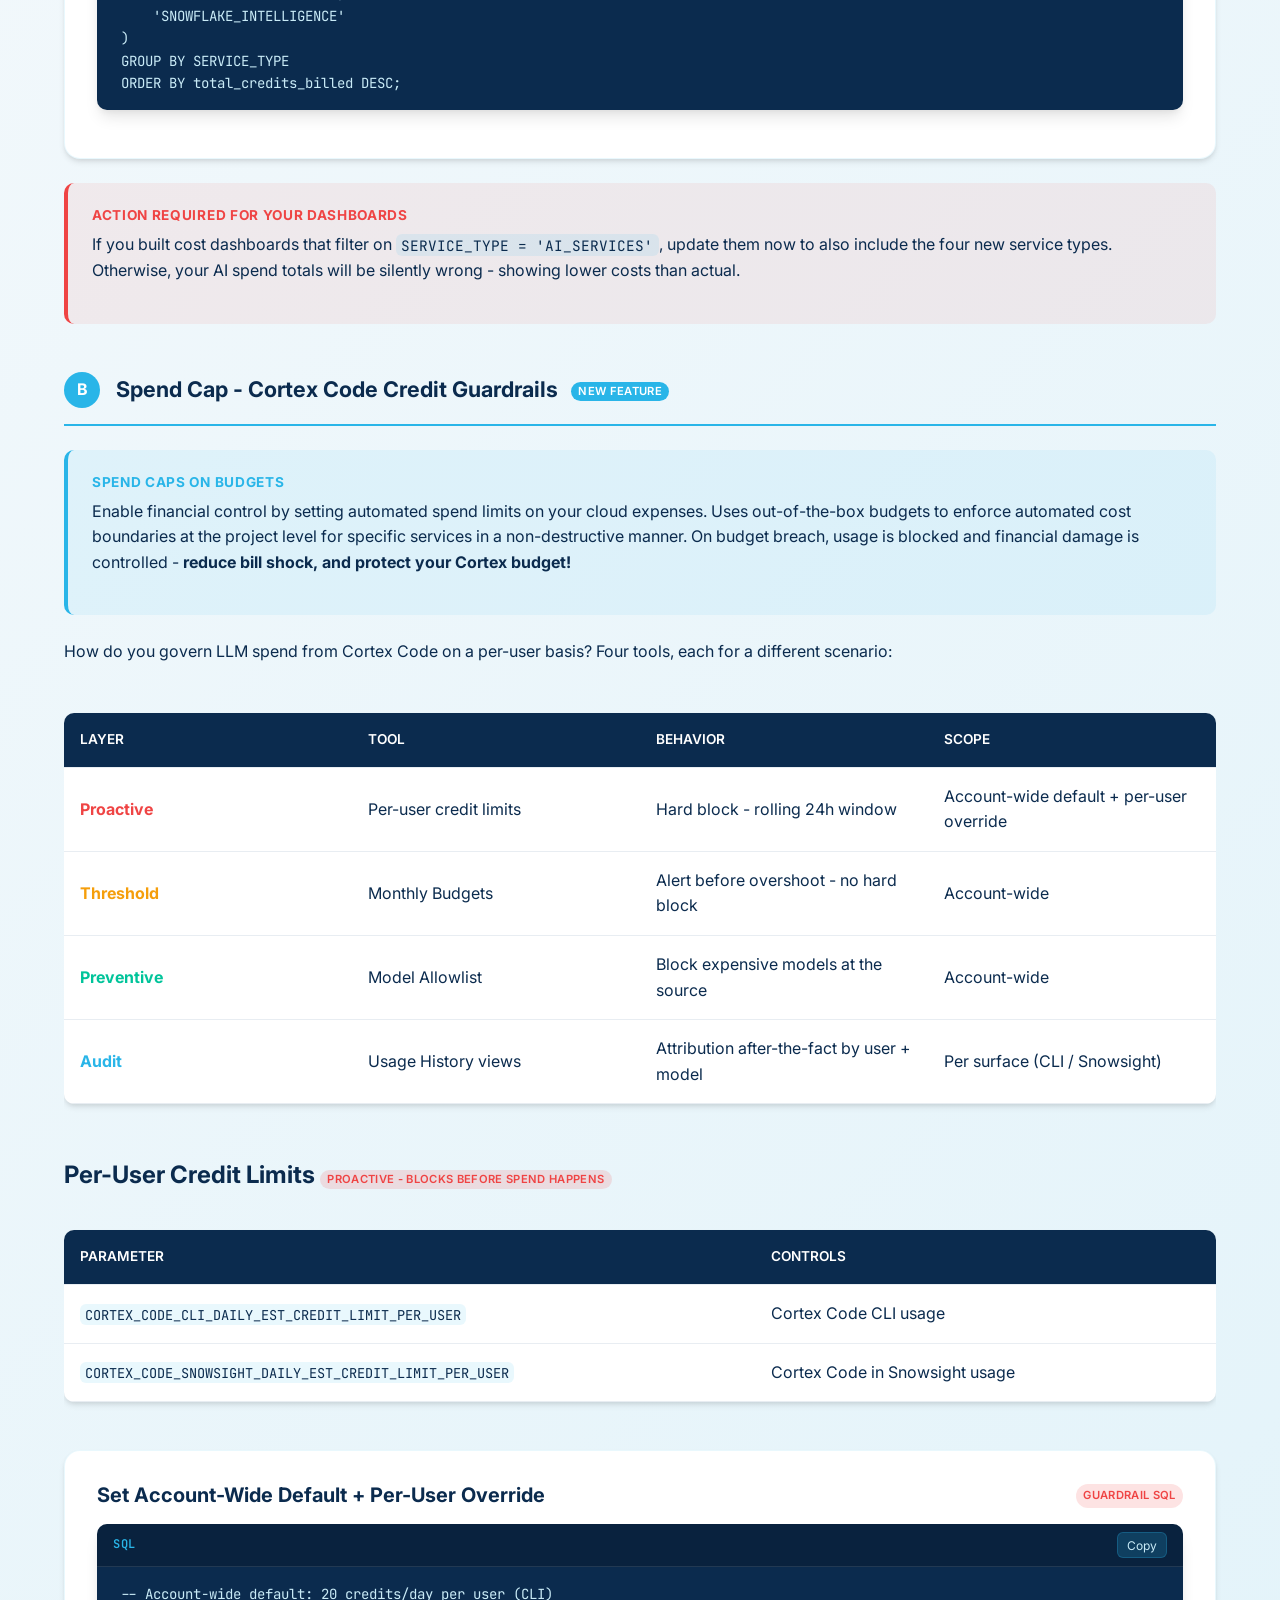
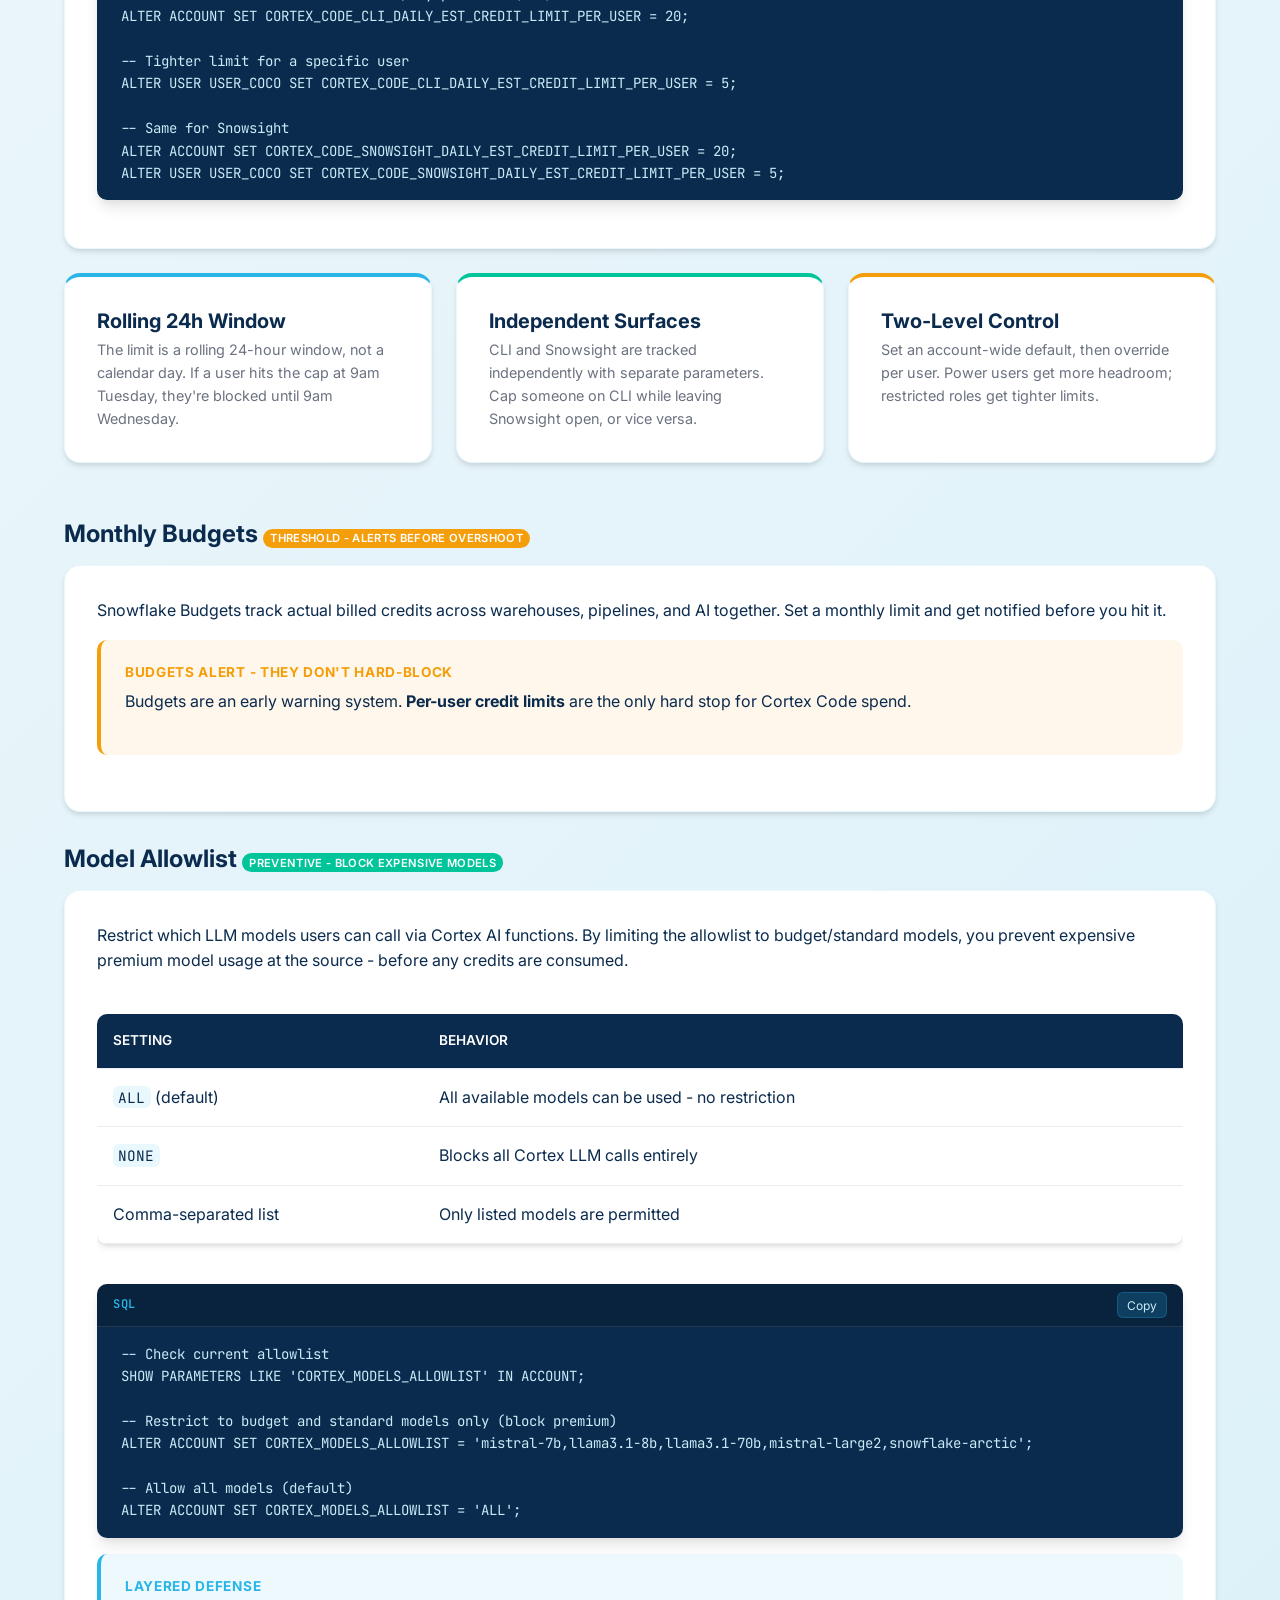
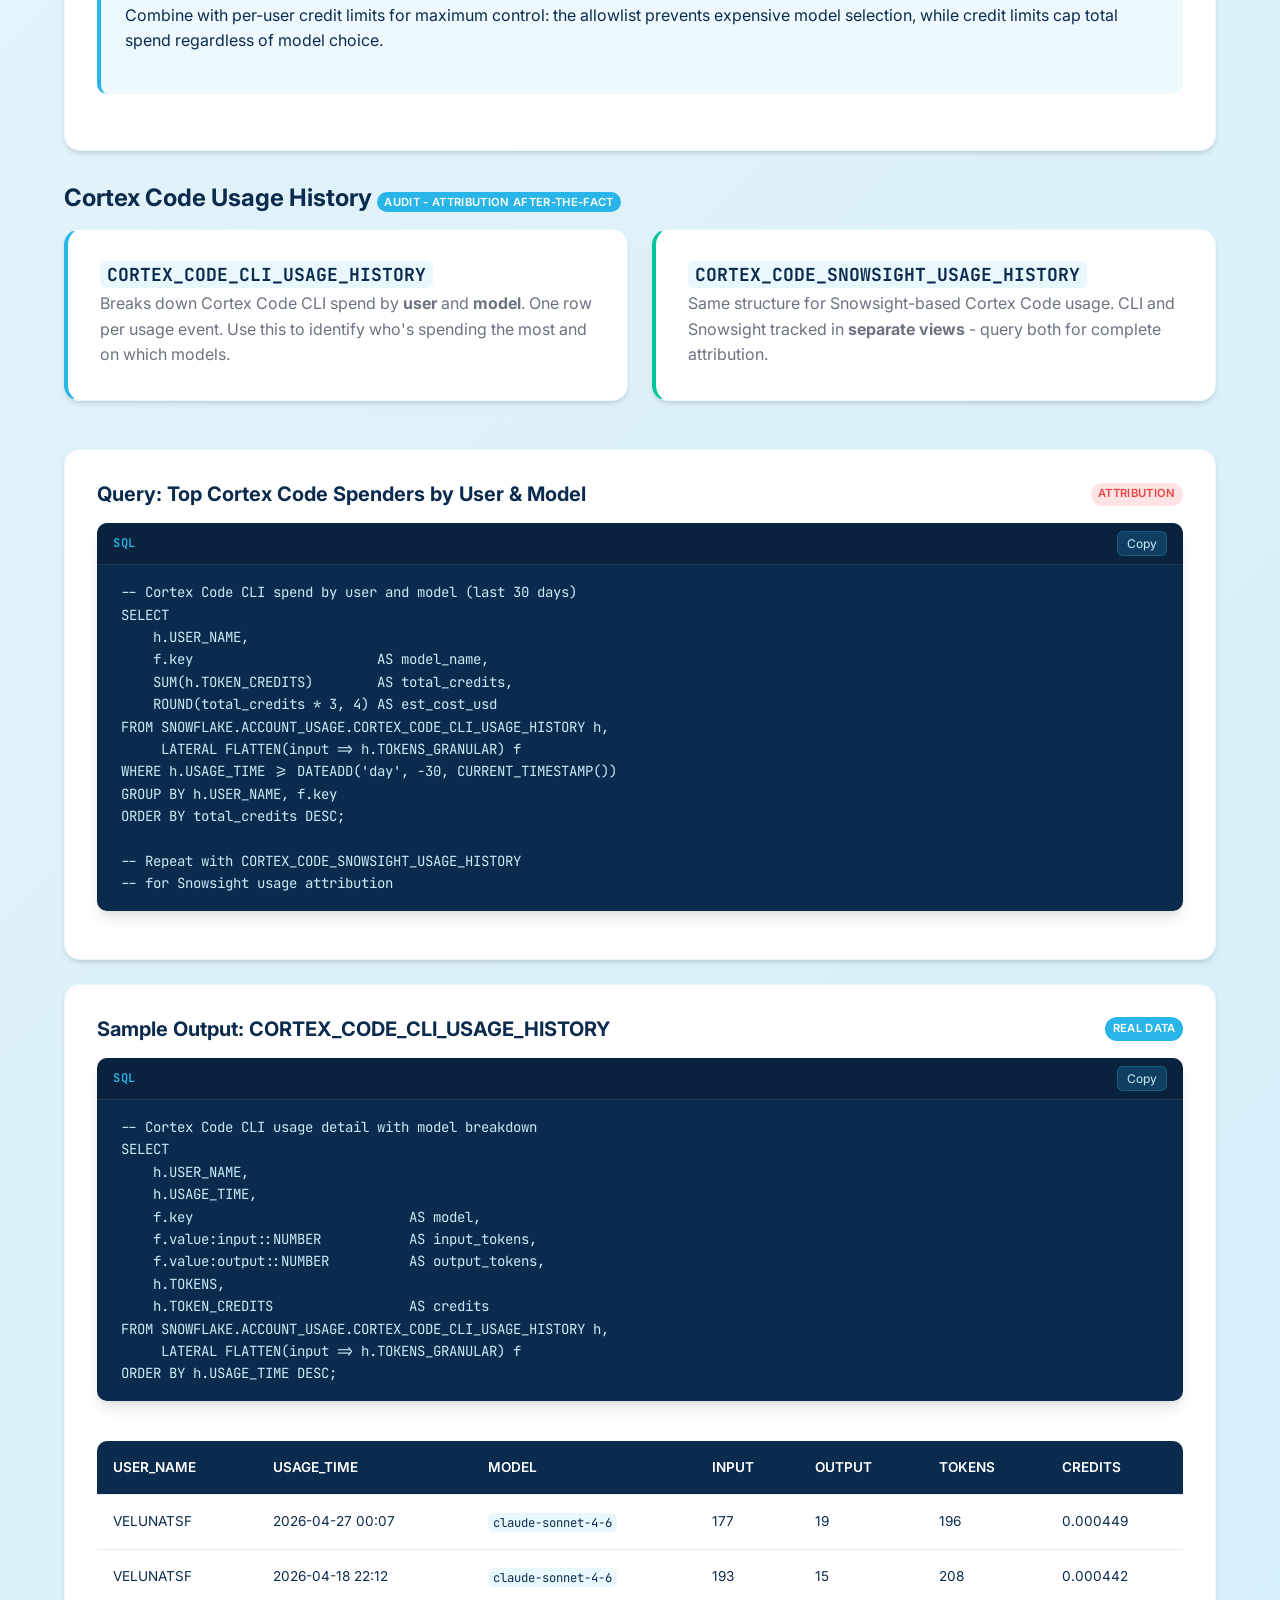
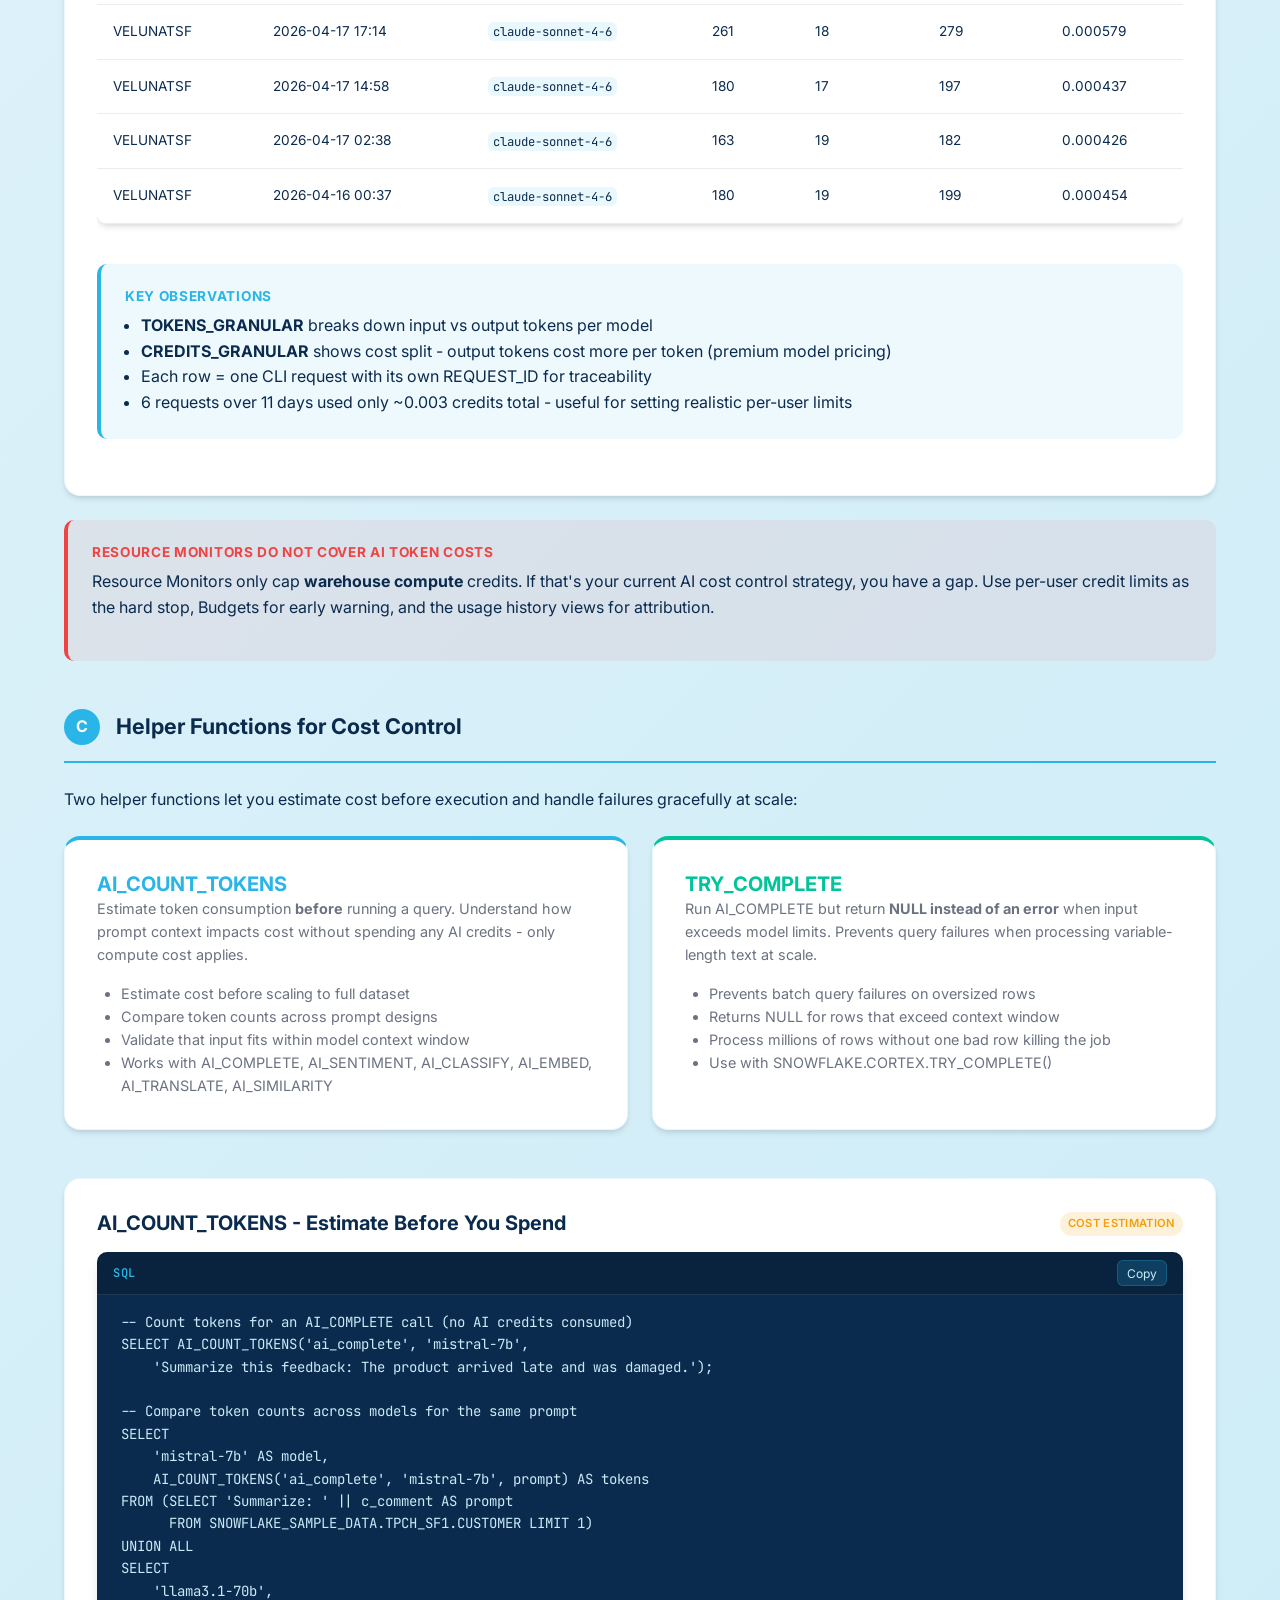
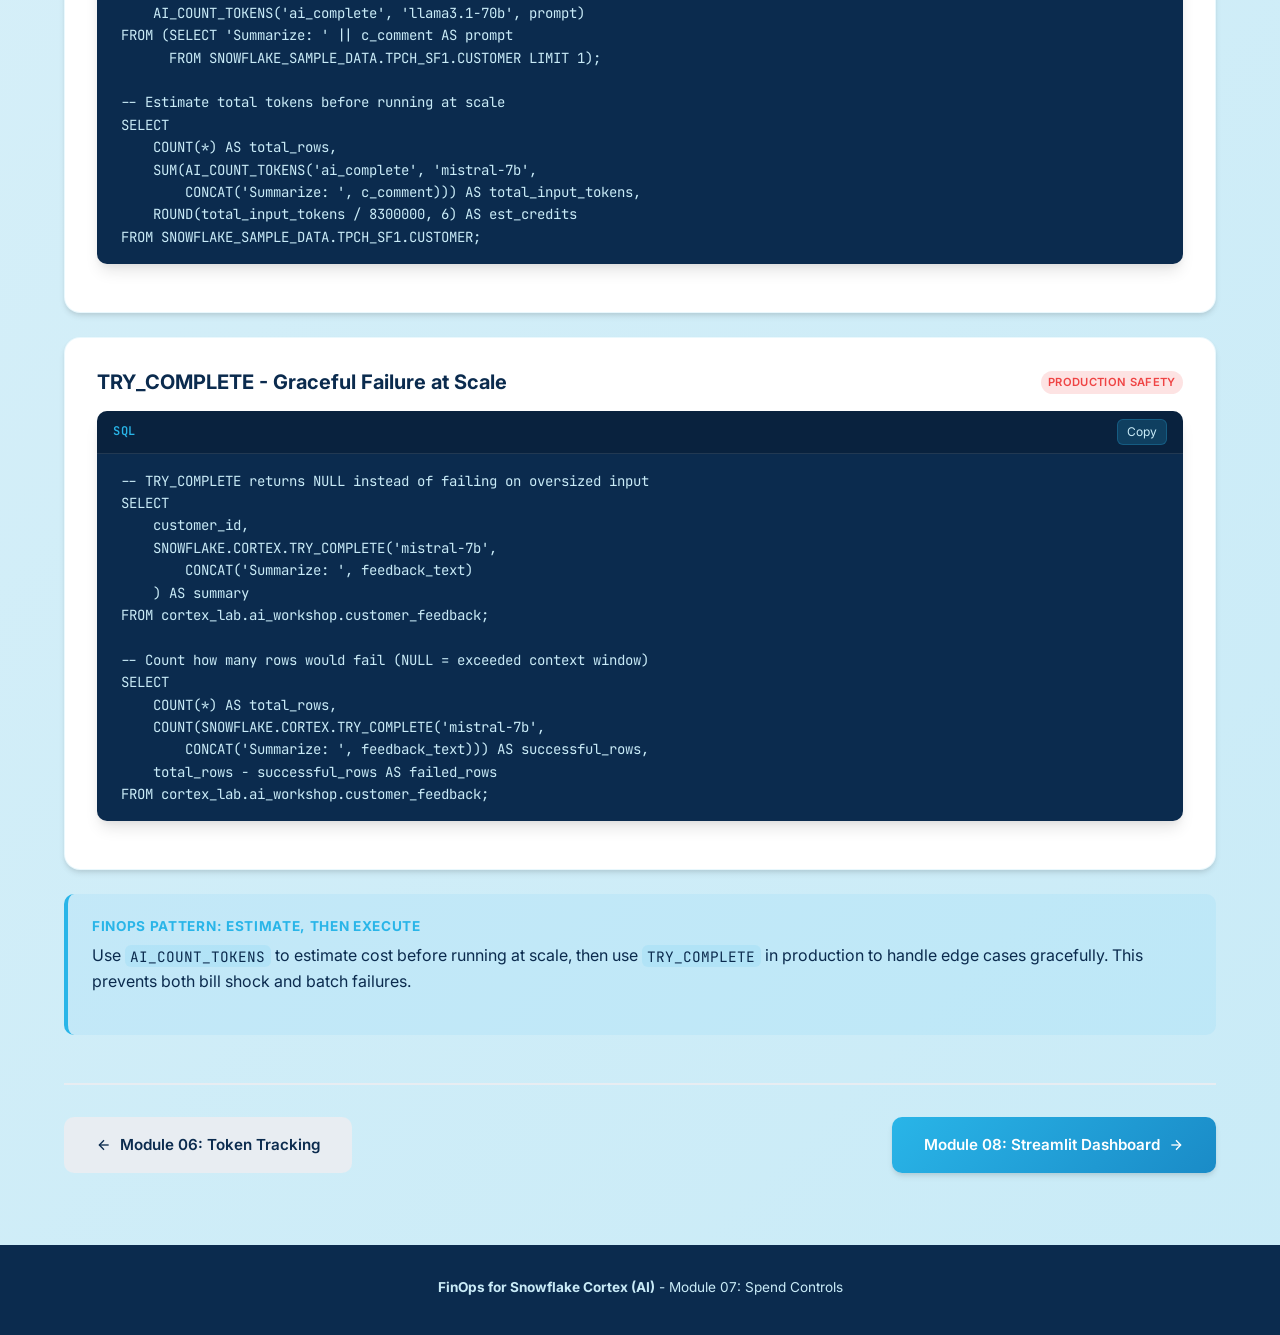
<file: modules/07-ai-credits-transition.html>
<!DOCTYPE html>
<html lang="en">
<head>
  <meta charset="UTF-8">
  <meta name="viewport" content="width=device-width, initial-scale=1.0">
  <title>Module 07: Spend Controls - FinOps for Snowflake Cortex (AI)</title>
  <link rel="stylesheet" href="../css/theme.css">
  <link rel="icon" type="image/png" href="../icons/CoCo-Training.png">
</head>
<body>
  <!-- ─── Top Navigation ───────────────────────────────────────────────────── -->
  <nav class="top-nav">
    <div class="top-nav-inner">
      <a href="../index.html" class="nav-brand">
        <img src="../icons/CoCo-Training.png" alt="CoCo Training" width="28" height="28">
FinOps for Snowflake Cortex (AI)
      </a>
      <div class="nav-modules">
        <a href="01-ai-token-economy.html" class="nav-link" data-module="01"><span class="num">01</span> Tokens</a>
        <a href="02-cortex-ai-capabilities.html" class="nav-link" data-module="02"><span class="num">02</span> Capabilities</a>
        <a href="03-environment-setup.html" class="nav-link" data-module="03"><span class="num">03</span> Environment</a>
        <a href="04-cortex-code-setup.html" class="nav-link" data-module="04"><span class="num">04</span> CoCo Setup</a>
        <a href="05-ai-sql-hands-on.html" class="nav-link" data-module="05"><span class="num">05</span> SQL Labs</a>
        <a href="06-token-usage-tracking.html" class="nav-link" data-module="06"><span class="num">06</span> Tracking</a>
        <a href="07-ai-credits-transition.html" class="nav-link active" data-module="07"><span class="num">07</span> Spend Controls</a>
        <a href="08-streamlit-dashboard.html" class="nav-link" data-module="08"><span class="num">08</span> Dashboard</a>
        <a href="09-closing-note.html" class="nav-link" data-module="09"><span class="num">09</span> Closing</a>
      </div>
    </div>
  </nav>

  <!-- ─── Progress Bar ─────────────────────────────────────────────────────── -->
  <div class="progress-bar">
    <div class="progress-bar-fill" style="width: 77.8%;"></div>
    <span class="progress-text">7 of 9</span>
  </div>

  <main class="container">
    <!-- ─── Module Header ──────────────────────────────────────────────────── -->
    <header class="module-header">
      <div class="module-number">
        <span>MODULE 07</span>
        <span class="timing-badge lab">5 min</span>
      </div>
        <h1 class="module-title">Spend Controls</h1>
      <p class="module-subtitle">New SERVICE_TYPE billing, per-user credit limits, and Cortex Code cost governance</p>
      
      <div class="learning-objectives">
        <h4>Learning Objectives</h4>
        <ul>
          <li>Detect the 5 SERVICE_TYPE entries that track AI spend in METERING_DAILY_HISTORY</li>
          <li>Set per-user credit limits and model allowlists to control Cortex Code spend</li>
          <li>Apply the four-layer governance model: Credit Limits → Budgets → Model Allowlist → Usage History</li>
          <li>Query CORTEX_CODE_CLI_USAGE_HISTORY for per-user, per-model attribution</li>
          <li>Use AI_COUNT_TOKENS to estimate cost before execution and TRY_COMPLETE for production safety</li>
        </ul>
      </div>
    </header>

    <!-- ─── Section A: AI Credits Transition ───────────────────────────────── -->
    <section class="section">
      <div class="section-header">
        <div class="section-letter">A</div>
        <h2 class="section-title">New SERVICE_TYPE Billing <span class="badge" style="background: var(--sf-blue); color: #fff; font-size: 0.7rem; vertical-align: middle; margin-left: 0.5rem;">New Feature</span></h2>
      </div>

      <div class="callout warn">
        <h5>Breaking Change for Cost Dashboards</h5>
        <p>Four services are getting their own billing types as part of the <strong>AI Credits transition</strong>. If your cost dashboards only look for <code>AI_SERVICES</code>, you will silently miss spend from these new service types.</p>
      </div>

      <div class="cols two">
        <div class="panel" style="border-top: 4px solid var(--sf-danger);">
          <h4 style="color: var(--sf-danger);">Moving to Own SERVICE_TYPE</h4>
          <ul style="list-style: none; padding: 0; font-family: monospace; font-size: 0.9rem;">
            <li style="padding: var(--space-xs) 0;"><code>CORTEX_AGENTS</code></li>
            <li style="padding: var(--space-xs) 0;"><code>CORTEX_CODE_CLI</code></li>
            <li style="padding: var(--space-xs) 0;"><code>CORTEX_CODE_SNOWSIGHT</code></li>
            <li style="padding: var(--space-xs) 0;"><code>SNOWFLAKE_INTELLIGENCE</code></li>
          </ul>
        </div>
        <div class="panel" style="border-top: 4px solid var(--sf-good);">
          <h4 style="color: var(--sf-good);">Still Under AI_SERVICES</h4>
          <ul style="list-style: none; padding: 0; font-size: 0.9rem;">
            <li style="padding: var(--space-xs) 0;">AI Functions (COMPLETE, SENTIMENT, etc.)</li>
            <li style="padding: var(--space-xs) 0;">Cortex Analyst</li>
            <li style="padding: var(--space-xs) 0;">Fine Tuning</li>
            <li style="padding: var(--space-xs) 0;">Search Serving</li>
            <li style="padding: var(--space-xs) 0;">Provisioned Throughput</li>
          </ul>
        </div>
      </div>

      <div class="panel" style="margin-top: var(--space-lg);">
        <div style="display: flex; justify-content: space-between; align-items: center; margin-bottom: var(--space-md);">
          <h4 style="margin: 0;">Query: Detect New AI Credit Service Types</h4>
          <span class="badge high">Transition Check</span>
        </div>
        <p><strong>When to run:</strong> Immediately - check if your account already shows the new service types in <code>METERING_DAILY_HISTORY</code>.</p>

        <div class="code-block">
          <div class="code-header">
            <span class="code-lang">SQL</span>
            <button class="copy-btn"><span>Copy</span></button>
          </div>
          <div class="code-content">
            <pre>SELECT
    SERVICE_TYPE,
    MIN(USAGE_DATE)          AS first_seen,
    MAX(USAGE_DATE)          AS last_seen,
    SUM(CREDITS_BILLED)      AS total_credits_billed,
    SUM(CREDITS_USED)         AS total_credits_used
FROM SNOWFLAKE.ACCOUNT_USAGE.METERING_DAILY_HISTORY
WHERE SERVICE_TYPE IN (
    'AI_SERVICES',
    'CORTEX_AGENTS',
    'CORTEX_CODE_CLI',
    'CORTEX_CODE_SNOWSIGHT',
    'SNOWFLAKE_INTELLIGENCE'
)
GROUP BY SERVICE_TYPE
ORDER BY total_credits_billed DESC;</pre>
          </div>
        </div>
      </div>

      <div class="callout cost" style="margin-top: var(--space-lg);">
        <h5>Action Required for Your Dashboards</h5>
        <p>If you built cost dashboards that filter on <code>SERVICE_TYPE = 'AI_SERVICES'</code>, update them now to also include the four new service types. Otherwise, your AI spend totals will be silently wrong - showing lower costs than actual.</p>
      </div>
    </section>

    <!-- ─── Section B: Spend Cap - Cortex Code Credit Guardrails ─────────────── -->
    <section class="section">
      <div class="section-header">
        <div class="section-letter">B</div>
        <h2 class="section-title">Spend Cap - Cortex Code Credit Guardrails <span class="badge" style="background: var(--sf-blue); color: #fff; font-size: 0.7rem; vertical-align: middle; margin-left: 0.5rem;">New Feature</span></h2>
      </div>

      <div class="callout tip" style="margin-bottom: var(--space-lg);">
        <h5>Spend Caps on Budgets</h5>
        <p>Enable financial control by setting automated spend limits on your cloud expenses. Uses out-of-the-box budgets to enforce automated cost boundaries at the project level for specific services in a non-destructive manner. On budget breach, usage is blocked and financial damage is controlled - <strong>reduce bill shock, and protect your Cortex budget!</strong></p>
      </div>

      <p>How do you govern LLM spend from Cortex Code on a per-user basis? Four tools, each for a different scenario:</p>

      <div style="overflow-x: auto; margin-top: var(--space-lg);">
        <table class="comparison-table" style="min-width: 700px;">
          <thead>
            <tr>
              <th style="width: 25%;">Layer</th>
              <th style="width: 25%;">Tool</th>
              <th style="width: 25%;">Behavior</th>
              <th style="width: 25%;">Scope</th>
            </tr>
          </thead>
          <tbody>
            <tr>
              <td><strong style="color: var(--sf-danger);">Proactive</strong></td>
              <td>Per-user credit limits</td>
              <td>Hard block - rolling 24h window</td>
              <td>Account-wide default + per-user override</td>
            </tr>
            <tr>
              <td><strong style="color: var(--sf-warn);">Threshold</strong></td>
              <td>Monthly Budgets</td>
              <td>Alert before overshoot - no hard block</td>
              <td>Account-wide</td>
            </tr>
            <tr>
              <td><strong style="color: var(--sf-good);">Preventive</strong></td>
              <td>Model Allowlist</td>
              <td>Block expensive models at the source</td>
              <td>Account-wide</td>
            </tr>
            <tr>
              <td><strong style="color: var(--sf-blue);">Audit</strong></td>
              <td>Usage History views</td>
              <td>Attribution after-the-fact by user + model</td>
              <td>Per surface (CLI / Snowsight)</td>
            </tr>
          </tbody>
        </table>
      </div>

      <!-- Per-User Credit Limits -->
      <h3 style="margin-top: var(--space-xl);">Per-User Credit Limits <span class="badge high">Proactive - Blocks Before Spend Happens</span></h3>

      <div style="overflow-x: auto; margin-top: var(--space-md);">
        <table class="comparison-table" style="min-width: 600px;">
          <thead>
            <tr>
              <th style="width: 60%;">Parameter</th>
              <th style="width: 40%;">Controls</th>
            </tr>
          </thead>
          <tbody>
            <tr>
              <td><code style="font-size: 0.85rem;">CORTEX_CODE_CLI_DAILY_EST_CREDIT_LIMIT_PER_USER</code></td>
              <td>Cortex Code CLI usage</td>
            </tr>
            <tr>
              <td><code style="font-size: 0.85rem;">CORTEX_CODE_SNOWSIGHT_DAILY_EST_CREDIT_LIMIT_PER_USER</code></td>
              <td>Cortex Code in Snowsight usage</td>
            </tr>
          </tbody>
        </table>
      </div>

      <div class="panel" style="margin-top: var(--space-lg);">
        <div style="display: flex; justify-content: space-between; align-items: center; margin-bottom: var(--space-md);">
          <h4 style="margin: 0;">Set Account-Wide Default + Per-User Override</h4>
          <span class="badge high">Guardrail SQL</span>
        </div>

        <div class="code-block">
          <div class="code-header">
            <span class="code-lang">SQL</span>
            <button class="copy-btn"><span>Copy</span></button>
          </div>
          <div class="code-content">
            <pre>-- Account-wide default: 20 credits/day per user (CLI)
ALTER ACCOUNT SET CORTEX_CODE_CLI_DAILY_EST_CREDIT_LIMIT_PER_USER = 20;

-- Tighter limit for a specific user
ALTER USER USER_COCO SET CORTEX_CODE_CLI_DAILY_EST_CREDIT_LIMIT_PER_USER = 5;

-- Same for Snowsight
ALTER ACCOUNT SET CORTEX_CODE_SNOWSIGHT_DAILY_EST_CREDIT_LIMIT_PER_USER = 20;
ALTER USER USER_COCO SET CORTEX_CODE_SNOWSIGHT_DAILY_EST_CREDIT_LIMIT_PER_USER = 5;</pre>
          </div>
        </div>
      </div>

      <div class="cols three" style="margin-top: var(--space-lg);">
        <div class="panel" style="border-top: 4px solid var(--sf-blue);">
          <h4 style="margin-bottom: var(--space-xs);">Rolling 24h Window</h4>
          <p style="color: #6b7280; margin: 0; font-size: 0.9rem;">The limit is a rolling 24-hour window, not a calendar day. If a user hits the cap at 9am Tuesday, they're blocked until 9am Wednesday.</p>
        </div>
        <div class="panel" style="border-top: 4px solid var(--sf-good);">
          <h4 style="margin-bottom: var(--space-xs);">Independent Surfaces</h4>
          <p style="color: #6b7280; margin: 0; font-size: 0.9rem;">CLI and Snowsight are tracked independently with separate parameters. Cap someone on CLI while leaving Snowsight open, or vice versa.</p>
        </div>
        <div class="panel" style="border-top: 4px solid var(--sf-warn);">
          <h4 style="margin-bottom: var(--space-xs);">Two-Level Control</h4>
          <p style="color: #6b7280; margin: 0; font-size: 0.9rem;">Set an account-wide default, then override per user. Power users get more headroom; restricted roles get tighter limits.</p>
        </div>
      </div>

      <!-- Monthly Budgets -->
      <h3 style="margin-top: var(--space-xl);">Monthly Budgets <span class="badge" style="background: var(--sf-warn); color: white;">Threshold - Alerts Before Overshoot</span></h3>

      <div class="panel" style="margin-top: var(--space-md);">
        <p>Snowflake Budgets track actual billed credits across warehouses, pipelines, and AI together. Set a monthly limit and get notified before you hit it.</p>
        <div class="callout warn" style="margin-top: var(--space-md);">
          <h5>Budgets Alert - They Don't Hard-Block</h5>
          <p>Budgets are an early warning system. <strong>Per-user credit limits</strong> are the only hard stop for Cortex Code spend.</p>
        </div>
      </div>

      <!-- Model Allowlist -->
      <h3 style="margin-top: var(--space-xl);">Model Allowlist <span class="badge" style="background: var(--sf-good); color: white;">Preventive - Block Expensive Models</span></h3>

      <div class="panel" style="margin-top: var(--space-md);">
        <p>Restrict which LLM models users can call via Cortex AI functions. By limiting the allowlist to budget/standard models, you prevent expensive premium model usage at the source - before any credits are consumed.</p>

        <div style="overflow-x: auto; margin-top: var(--space-md);">
          <table class="comparison-table" style="min-width: 500px;">
            <thead>
              <tr>
                <th style="width: 30%;">Setting</th>
                <th style="width: 70%;">Behavior</th>
              </tr>
            </thead>
            <tbody>
              <tr>
                <td><code>ALL</code> (default)</td>
                <td>All available models can be used - no restriction</td>
              </tr>
              <tr>
                <td><code>NONE</code></td>
                <td>Blocks all Cortex LLM calls entirely</td>
              </tr>
              <tr>
                <td>Comma-separated list</td>
                <td>Only listed models are permitted</td>
              </tr>
            </tbody>
          </table>
        </div>

        <div class="code-block" style="margin-top: var(--space-md);">
          <div class="code-header">
            <span class="code-lang">SQL</span>
            <button class="copy-btn"><span>Copy</span></button>
          </div>
          <div class="code-content">
            <pre>-- Check current allowlist
SHOW PARAMETERS LIKE 'CORTEX_MODELS_ALLOWLIST' IN ACCOUNT;

-- Restrict to budget and standard models only (block premium)
ALTER ACCOUNT SET CORTEX_MODELS_ALLOWLIST = 'mistral-7b,llama3.1-8b,llama3.1-70b,mistral-large2,snowflake-arctic';

-- Allow all models (default)
ALTER ACCOUNT SET CORTEX_MODELS_ALLOWLIST = 'ALL';</pre>
          </div>
        </div>

        <div class="callout tip" style="margin-top: var(--space-md);">
          <h5>Layered Defense</h5>
          <p>Combine with per-user credit limits for maximum control: the allowlist prevents expensive model selection, while credit limits cap total spend regardless of model choice.</p>
        </div>
      </div>

      <!-- Cortex Code Usage History -->
      <h3 style="margin-top: var(--space-xl);">Cortex Code Usage History <span class="badge" style="background: var(--sf-blue); color: white;">Audit - Attribution After-the-Fact</span></h3>

      <div class="cols two" style="margin-top: var(--space-md);">
        <div class="panel" style="border-left: 4px solid var(--sf-blue);">
          <h4 style="margin-bottom: var(--space-xs);"><code>CORTEX_CODE_CLI_USAGE_HISTORY</code></h4>
          <p style="color: #6b7280; margin: 0;">Breaks down Cortex Code CLI spend by <strong>user</strong> and <strong>model</strong>. One row per usage event. Use this to identify who's spending the most and on which models.</p>
        </div>
        <div class="panel" style="border-left: 4px solid var(--sf-good);">
          <h4 style="margin-bottom: var(--space-xs);"><code>CORTEX_CODE_SNOWSIGHT_USAGE_HISTORY</code></h4>
          <p style="color: #6b7280; margin: 0;">Same structure for Snowsight-based Cortex Code usage. CLI and Snowsight tracked in <strong>separate views</strong> - query both for complete attribution.</p>
        </div>
      </div>

      <div class="panel" style="margin-top: var(--space-lg);">
        <div style="display: flex; justify-content: space-between; align-items: center; margin-bottom: var(--space-md);">
          <h4 style="margin: 0;">Query: Top Cortex Code Spenders by User & Model</h4>
          <span class="badge high">Attribution</span>
        </div>

        <div class="code-block">
          <div class="code-header">
            <span class="code-lang">SQL</span>
            <button class="copy-btn"><span>Copy</span></button>
          </div>
          <div class="code-content">
            <pre>-- Cortex Code CLI spend by user and model (last 30 days)
SELECT
    h.USER_NAME,
    f.key                       AS model_name,
    SUM(h.TOKEN_CREDITS)        AS total_credits,
    ROUND(total_credits * 3, 4) AS est_cost_usd
FROM SNOWFLAKE.ACCOUNT_USAGE.CORTEX_CODE_CLI_USAGE_HISTORY h,
     LATERAL FLATTEN(input => h.TOKENS_GRANULAR) f
WHERE h.USAGE_TIME >= DATEADD('day', -30, CURRENT_TIMESTAMP())
GROUP BY h.USER_NAME, f.key
ORDER BY total_credits DESC;

-- Repeat with CORTEX_CODE_SNOWSIGHT_USAGE_HISTORY
-- for Snowsight usage attribution</pre>
          </div>
        </div>
      </div>

      <div class="panel" style="margin-top: var(--space-lg);">
        <div style="display: flex; justify-content: space-between; align-items: center; margin-bottom: var(--space-md);">
          <h4 style="margin: 0;">Sample Output: CORTEX_CODE_CLI_USAGE_HISTORY</h4>
          <span class="badge" style="background: var(--sf-blue); color: white;">Real Data</span>
        </div>

        <div class="code-block">
          <div class="code-header">
            <span class="code-lang">SQL</span>
            <button class="copy-btn"><span>Copy</span></button>
          </div>
          <div class="code-content">
            <pre>-- Cortex Code CLI usage detail with model breakdown
SELECT
    h.USER_NAME,
    h.USAGE_TIME,
    f.key                           AS model,
    f.value:input::NUMBER           AS input_tokens,
    f.value:output::NUMBER          AS output_tokens,
    h.TOKENS,
    h.TOKEN_CREDITS                 AS credits
FROM SNOWFLAKE.ACCOUNT_USAGE.CORTEX_CODE_CLI_USAGE_HISTORY h,
     LATERAL FLATTEN(input => h.TOKENS_GRANULAR) f
ORDER BY h.USAGE_TIME DESC;</pre>
          </div>
        </div>

        <div style="overflow-x: auto; margin-top: var(--space-md);">
          <table class="comparison-table" style="min-width: 800px; font-size: 0.85rem;">
            <thead>
              <tr>
                <th>USER_NAME</th>
                <th>USAGE_TIME</th>
                <th>MODEL</th>
                <th>INPUT</th>
                <th>OUTPUT</th>
                <th>TOKENS</th>
                <th>CREDITS</th>
              </tr>
            </thead>
            <tbody>
              <tr>
                <td>VELUNATSF</td>
                <td>2026-04-27 00:07</td>
                <td><code>claude-sonnet-4-6</code></td>
                <td>177</td>
                <td>19</td>
                <td>196</td>
                <td>0.000449</td>
              </tr>
              <tr>
                <td>VELUNATSF</td>
                <td>2026-04-18 22:12</td>
                <td><code>claude-sonnet-4-6</code></td>
                <td>193</td>
                <td>15</td>
                <td>208</td>
                <td>0.000442</td>
              </tr>
              <tr>
                <td>VELUNATSF</td>
                <td>2026-04-17 17:14</td>
                <td><code>claude-sonnet-4-6</code></td>
                <td>261</td>
                <td>18</td>
                <td>279</td>
                <td>0.000579</td>
              </tr>
              <tr>
                <td>VELUNATSF</td>
                <td>2026-04-17 14:58</td>
                <td><code>claude-sonnet-4-6</code></td>
                <td>180</td>
                <td>17</td>
                <td>197</td>
                <td>0.000437</td>
              </tr>
              <tr>
                <td>VELUNATSF</td>
                <td>2026-04-17 02:38</td>
                <td><code>claude-sonnet-4-6</code></td>
                <td>163</td>
                <td>19</td>
                <td>182</td>
                <td>0.000426</td>
              </tr>
              <tr>
                <td>VELUNATSF</td>
                <td>2026-04-16 00:37</td>
                <td><code>claude-sonnet-4-6</code></td>
                <td>180</td>
                <td>19</td>
                <td>199</td>
                <td>0.000454</td>
              </tr>
            </tbody>
          </table>
        </div>

        <div class="callout tip" style="margin-top: var(--space-md);">
          <h5>Key Observations</h5>
          <ul style="margin: 0; padding-left: var(--space-md);">
            <li><strong>TOKENS_GRANULAR</strong> breaks down input vs output tokens per model</li>
            <li><strong>CREDITS_GRANULAR</strong> shows cost split - output tokens cost more per token (premium model pricing)</li>
            <li>Each row = one CLI request with its own REQUEST_ID for traceability</li>
            <li>6 requests over 11 days used only ~0.003 credits total - useful for setting realistic per-user limits</li>
          </ul>
        </div>
      </div>

      <div class="callout cost" style="margin-top: var(--space-lg);">
        <h5>Resource Monitors Do NOT Cover AI Token Costs</h5>
        <p>Resource Monitors only cap <strong>warehouse compute</strong> credits. If that's your current AI cost control strategy, you have a gap. Use per-user credit limits as the hard stop, Budgets for early warning, and the usage history views for attribution.</p>
      </div>
    </section>

    <!-- ─── Section C: Helper Functions ──────────────────────────────────────── -->
    <section class="section">
      <div class="section-header">
        <div class="section-letter">C</div>
        <h2 class="section-title">Helper Functions for Cost Control</h2>
      </div>

      <p>Two helper functions let you estimate cost before execution and handle failures gracefully at scale:</p>

      <div class="cols two" style="margin-top: var(--space-lg);">
        <div class="panel" style="border-top: 4px solid var(--sf-blue);">
          <h4 style="color: var(--sf-blue);">AI_COUNT_TOKENS</h4>
          <p style="color: #6b7280; font-size: 0.9rem;">Estimate token consumption <strong>before</strong> running a query. Understand how prompt context impacts cost without spending any AI credits - only compute cost applies.</p>
          <ul style="list-style: disc; padding-left: 1.5rem; font-size: 0.9rem; color: #6b7280;">
            <li>Estimate cost before scaling to full dataset</li>
            <li>Compare token counts across prompt designs</li>
            <li>Validate that input fits within model context window</li>
            <li>Works with AI_COMPLETE, AI_SENTIMENT, AI_CLASSIFY, AI_EMBED, AI_TRANSLATE, AI_SIMILARITY</li>
          </ul>
        </div>
        <div class="panel" style="border-top: 4px solid var(--sf-good);">
          <h4 style="color: var(--sf-good);">TRY_COMPLETE</h4>
          <p style="color: #6b7280; font-size: 0.9rem;">Run AI_COMPLETE but return <strong>NULL instead of an error</strong> when input exceeds model limits. Prevents query failures when processing variable-length text at scale.</p>
          <ul style="list-style: disc; padding-left: 1.5rem; font-size: 0.9rem; color: #6b7280;">
            <li>Prevents batch query failures on oversized rows</li>
            <li>Returns NULL for rows that exceed context window</li>
            <li>Process millions of rows without one bad row killing the job</li>
            <li>Use with SNOWFLAKE.CORTEX.TRY_COMPLETE()</li>
          </ul>
        </div>
      </div>

      <div class="panel" style="margin-top: var(--space-lg);">
        <div style="display: flex; justify-content: space-between; align-items: center; margin-bottom: var(--space-md);">
          <h4 style="margin: 0;">AI_COUNT_TOKENS - Estimate Before You Spend</h4>
          <span class="badge medium">Cost Estimation</span>
        </div>

        <div class="code-block">
          <div class="code-header">
            <span class="code-lang">SQL</span>
            <button class="copy-btn"><span>Copy</span></button>
          </div>
          <div class="code-content">
            <pre>-- Count tokens for an AI_COMPLETE call (no AI credits consumed)
SELECT AI_COUNT_TOKENS('ai_complete', 'mistral-7b',
    'Summarize this feedback: The product arrived late and was damaged.');

-- Compare token counts across models for the same prompt
SELECT
    'mistral-7b' AS model,
    AI_COUNT_TOKENS('ai_complete', 'mistral-7b', prompt) AS tokens
FROM (SELECT 'Summarize: ' || c_comment AS prompt
      FROM SNOWFLAKE_SAMPLE_DATA.TPCH_SF1.CUSTOMER LIMIT 1)
UNION ALL
SELECT
    'llama3.1-70b',
    AI_COUNT_TOKENS('ai_complete', 'llama3.1-70b', prompt)
FROM (SELECT 'Summarize: ' || c_comment AS prompt
      FROM SNOWFLAKE_SAMPLE_DATA.TPCH_SF1.CUSTOMER LIMIT 1);

-- Estimate total tokens before running at scale
SELECT
    COUNT(*) AS total_rows,
    SUM(AI_COUNT_TOKENS('ai_complete', 'mistral-7b',
        CONCAT('Summarize: ', c_comment))) AS total_input_tokens,
    ROUND(total_input_tokens / 8300000, 6) AS est_credits
FROM SNOWFLAKE_SAMPLE_DATA.TPCH_SF1.CUSTOMER;</pre>
          </div>
        </div>
      </div>

      <div class="panel" style="margin-top: var(--space-lg);">
        <div style="display: flex; justify-content: space-between; align-items: center; margin-bottom: var(--space-md);">
          <h4 style="margin: 0;">TRY_COMPLETE - Graceful Failure at Scale</h4>
          <span class="badge high">Production Safety</span>
        </div>

        <div class="code-block">
          <div class="code-header">
            <span class="code-lang">SQL</span>
            <button class="copy-btn"><span>Copy</span></button>
          </div>
          <div class="code-content">
            <pre>-- TRY_COMPLETE returns NULL instead of failing on oversized input
SELECT
    customer_id,
    SNOWFLAKE.CORTEX.TRY_COMPLETE('mistral-7b',
        CONCAT('Summarize: ', feedback_text)
    ) AS summary
FROM cortex_lab.ai_workshop.customer_feedback;

-- Count how many rows would fail (NULL = exceeded context window)
SELECT
    COUNT(*) AS total_rows,
    COUNT(SNOWFLAKE.CORTEX.TRY_COMPLETE('mistral-7b',
        CONCAT('Summarize: ', feedback_text))) AS successful_rows,
    total_rows - successful_rows AS failed_rows
FROM cortex_lab.ai_workshop.customer_feedback;</pre>
          </div>
        </div>
      </div>

      <div class="callout tip" style="margin-top: var(--space-lg);">
        <h5>FinOps Pattern: Estimate, Then Execute</h5>
        <p>Use <code>AI_COUNT_TOKENS</code> to estimate cost before running at scale, then use <code>TRY_COMPLETE</code> in production to handle edge cases gracefully. This prevents both bill shock and batch failures.</p>
      </div>
    </section>

    <!-- ─── Navigation Footer ──────────────────────────────────────────────── -->
    <nav class="nav-footer">
      <a href="06-token-usage-tracking.html" class="nav-btn prev">
        <svg width="16" height="16" viewBox="0 0 24 24" fill="none" stroke="currentColor" stroke-width="2">
          <line x1="19" y1="12" x2="5" y2="12"/>
          <polyline points="12 19 5 12 12 5"/>
        </svg>
        Module 06: Token Tracking
      </a>
      <a href="08-streamlit-dashboard.html" class="nav-btn next">
        Module 08: Streamlit Dashboard
        <svg width="16" height="16" viewBox="0 0 24 24" fill="none" stroke="currentColor" stroke-width="2">
          <line x1="5" y1="12" x2="19" y2="12"/>
          <polyline points="12 5 19 12 12 19"/>
        </svg>
      </a>
    </nav>
  </main>

  <!-- ─── Footer ───────────────────────────────────────────────────────────── -->
  <footer class="site-footer">
    <p><strong>FinOps for Snowflake Cortex (AI)</strong> - Module 07: Spend Controls</p>
  </footer>

  <script src="../js/main.js"></script>
</body>
</html>
</file>
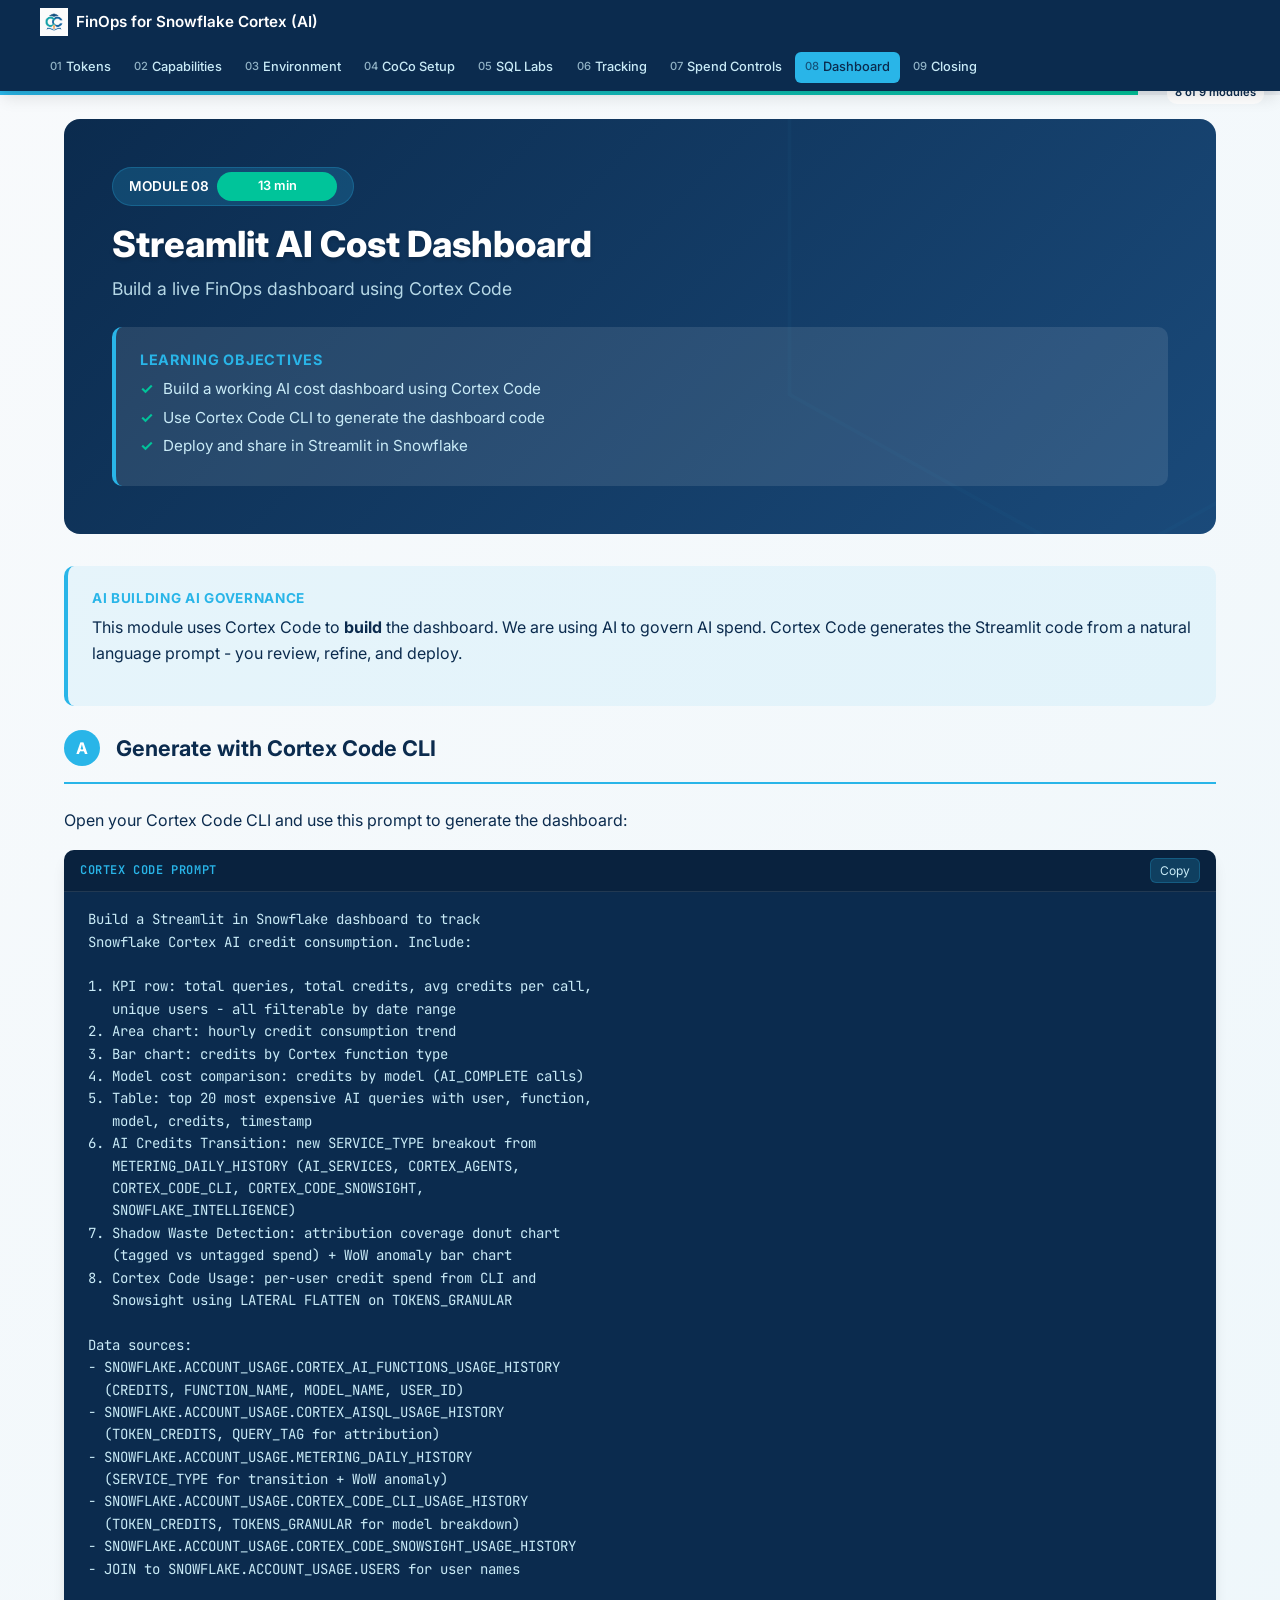
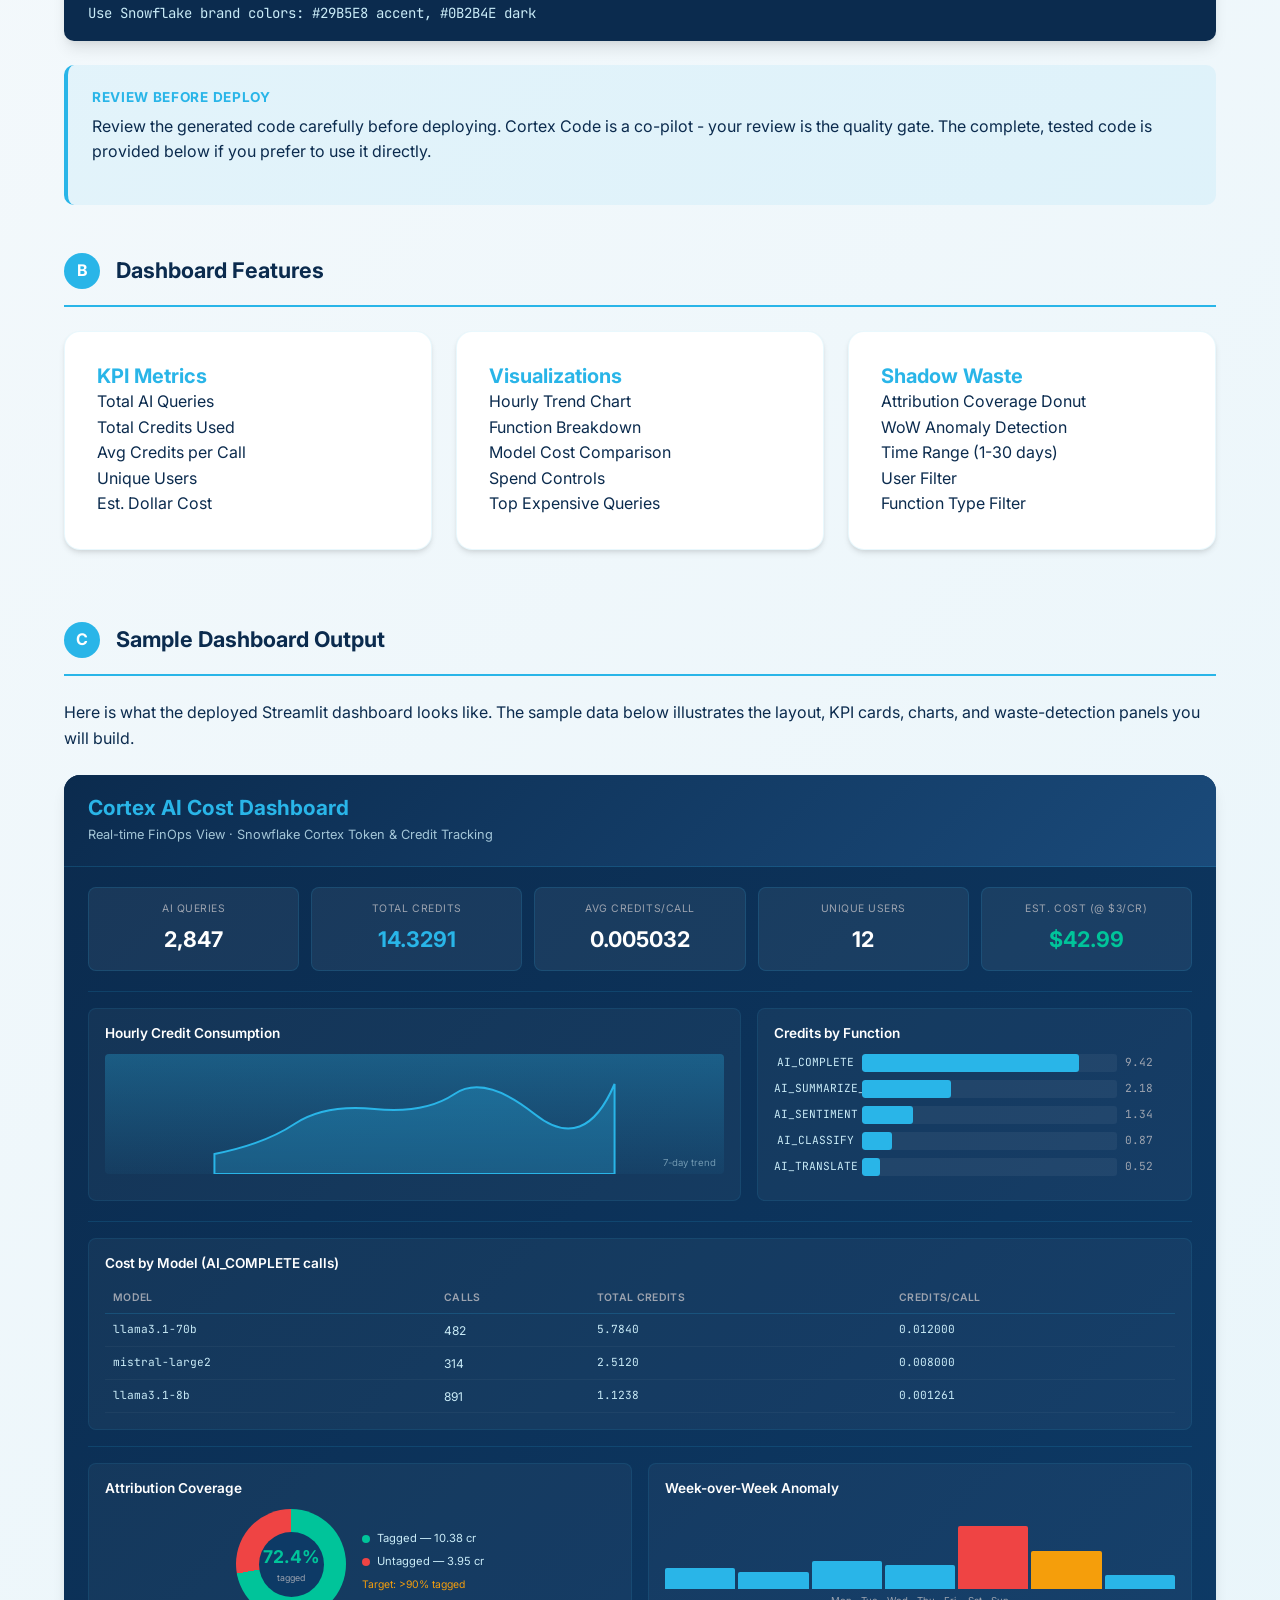
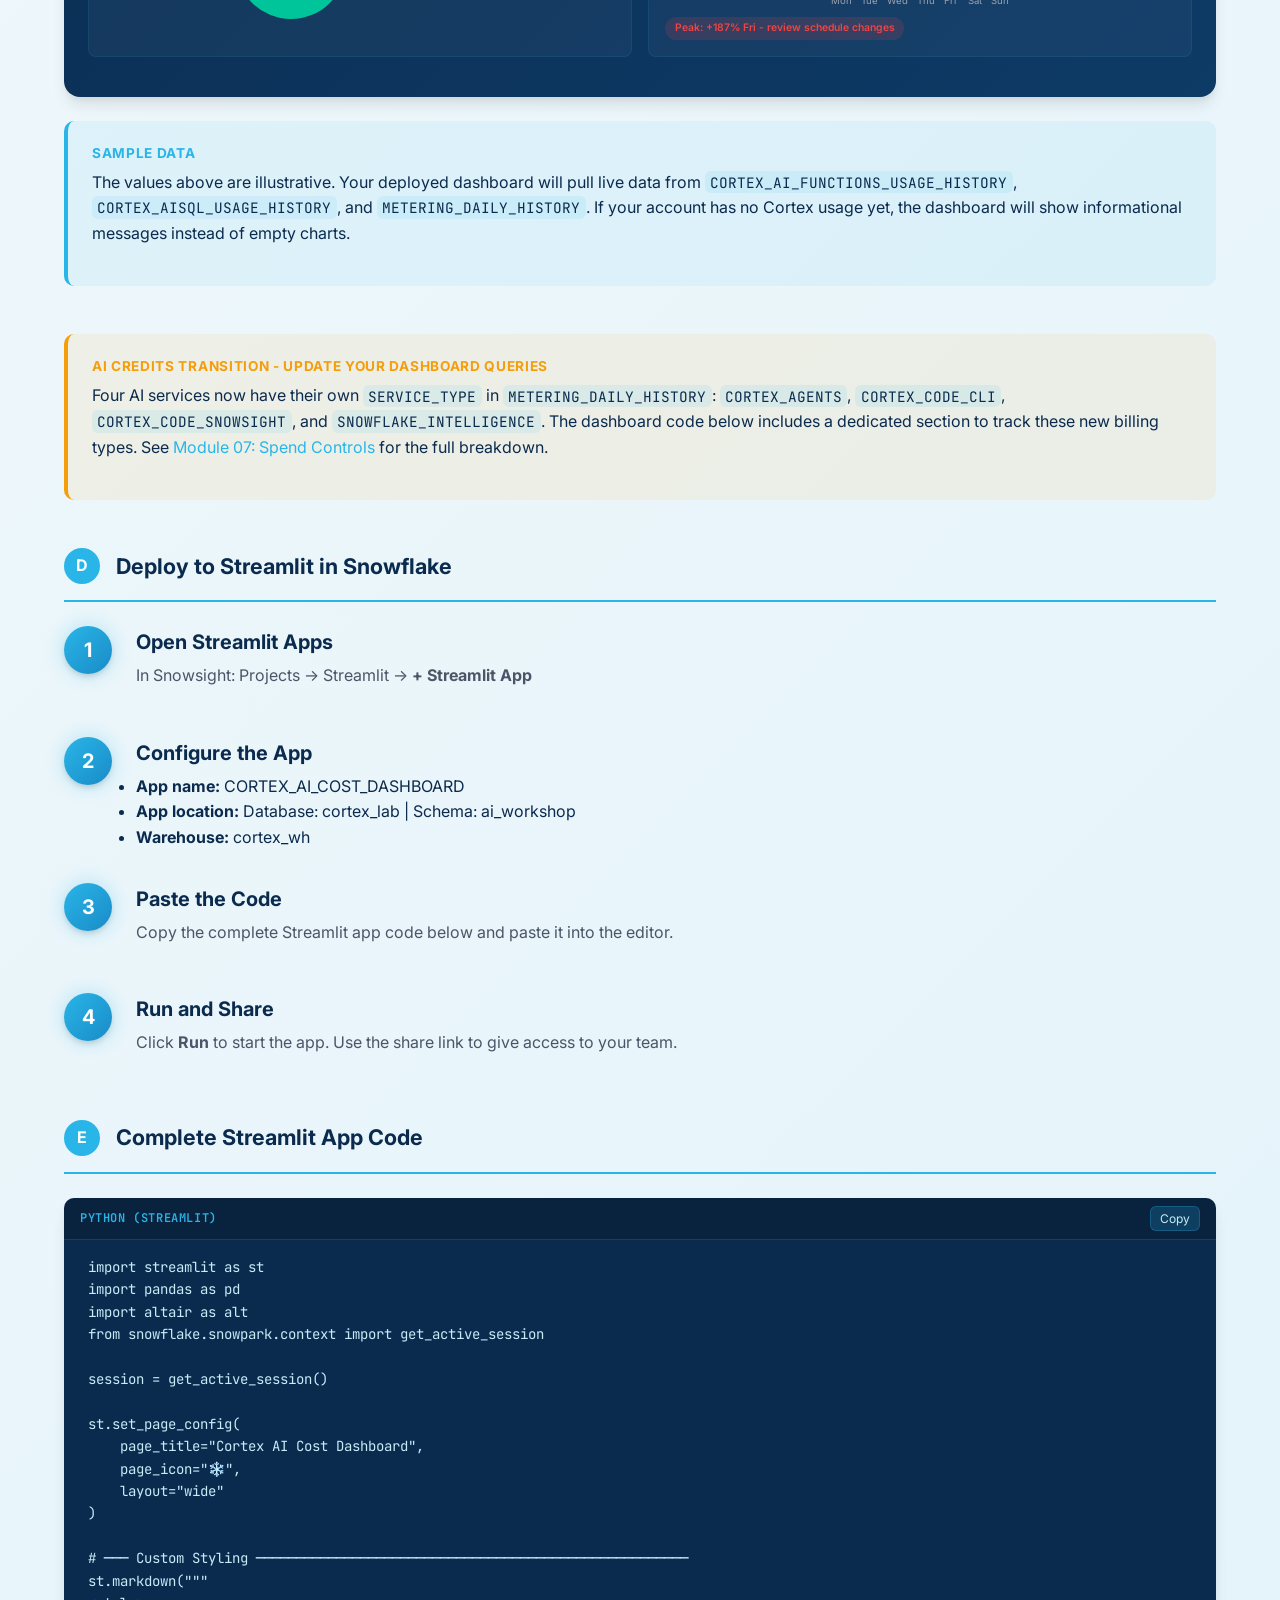
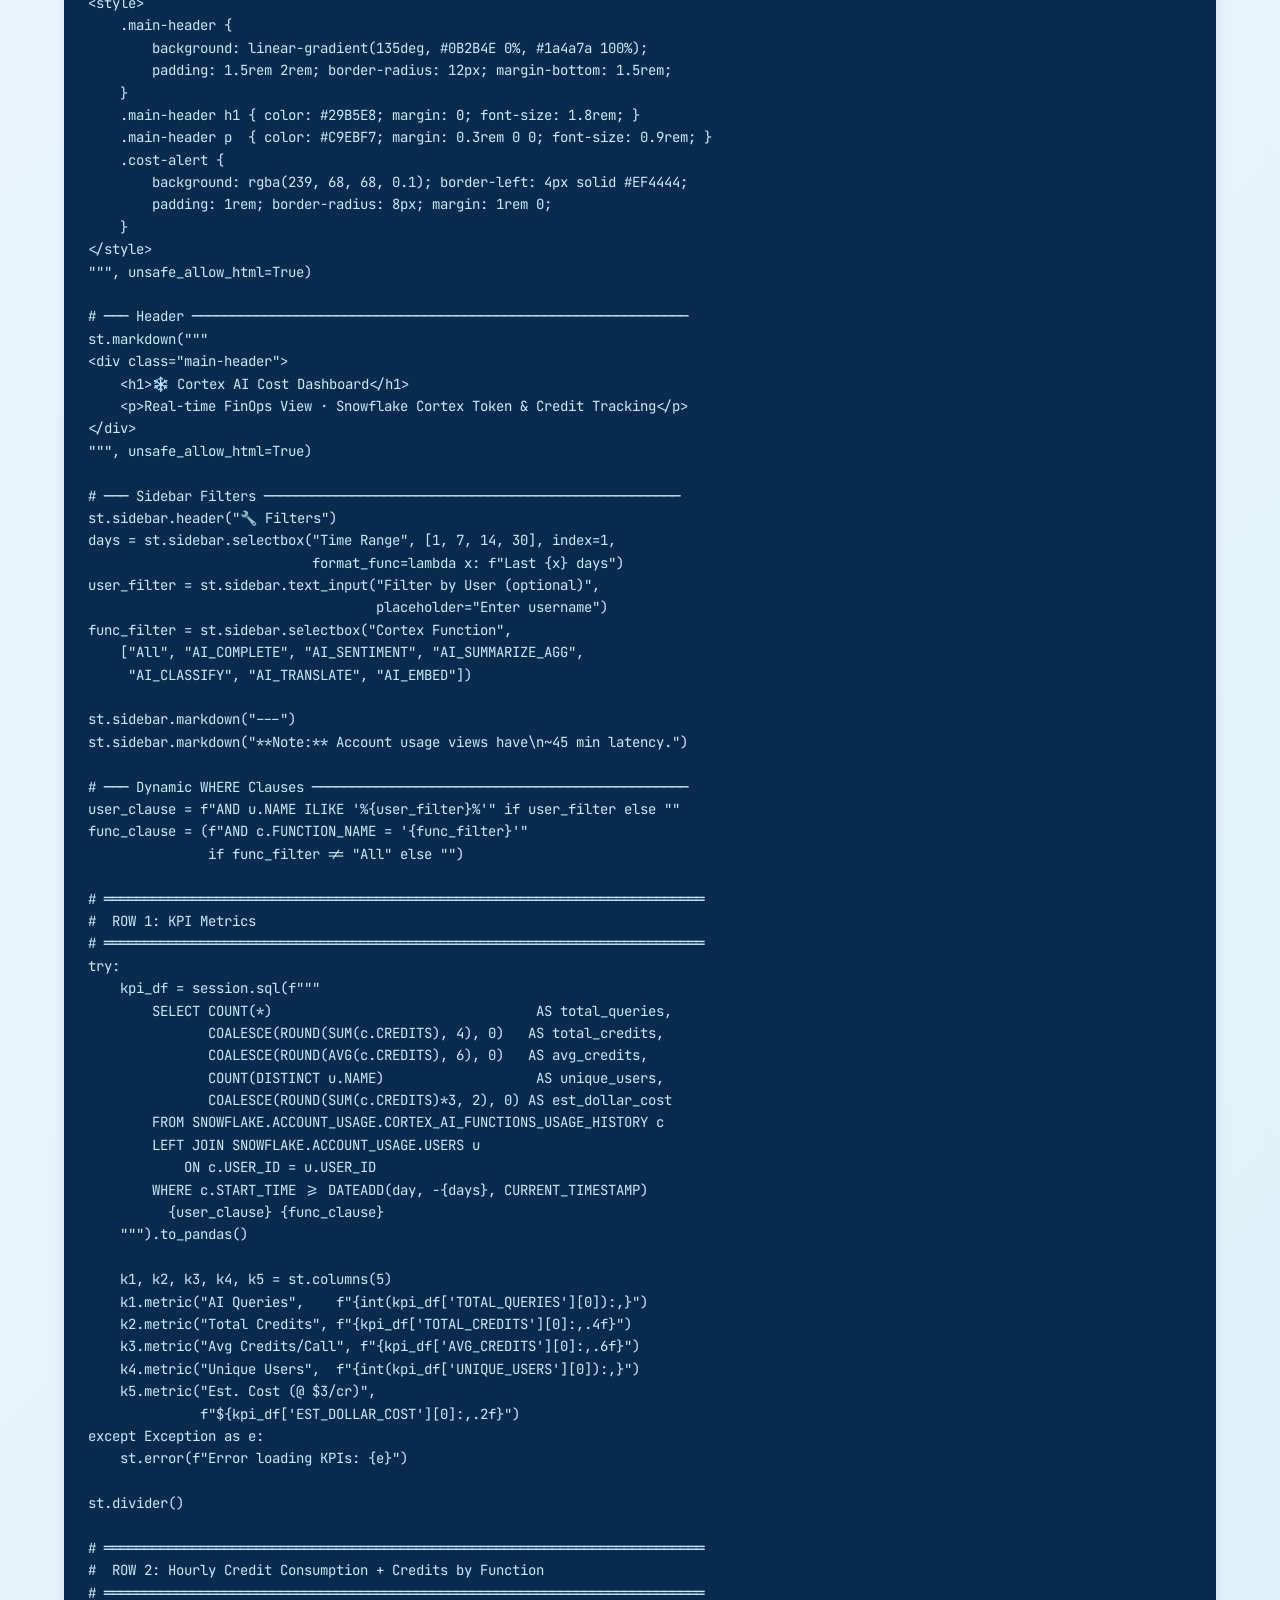
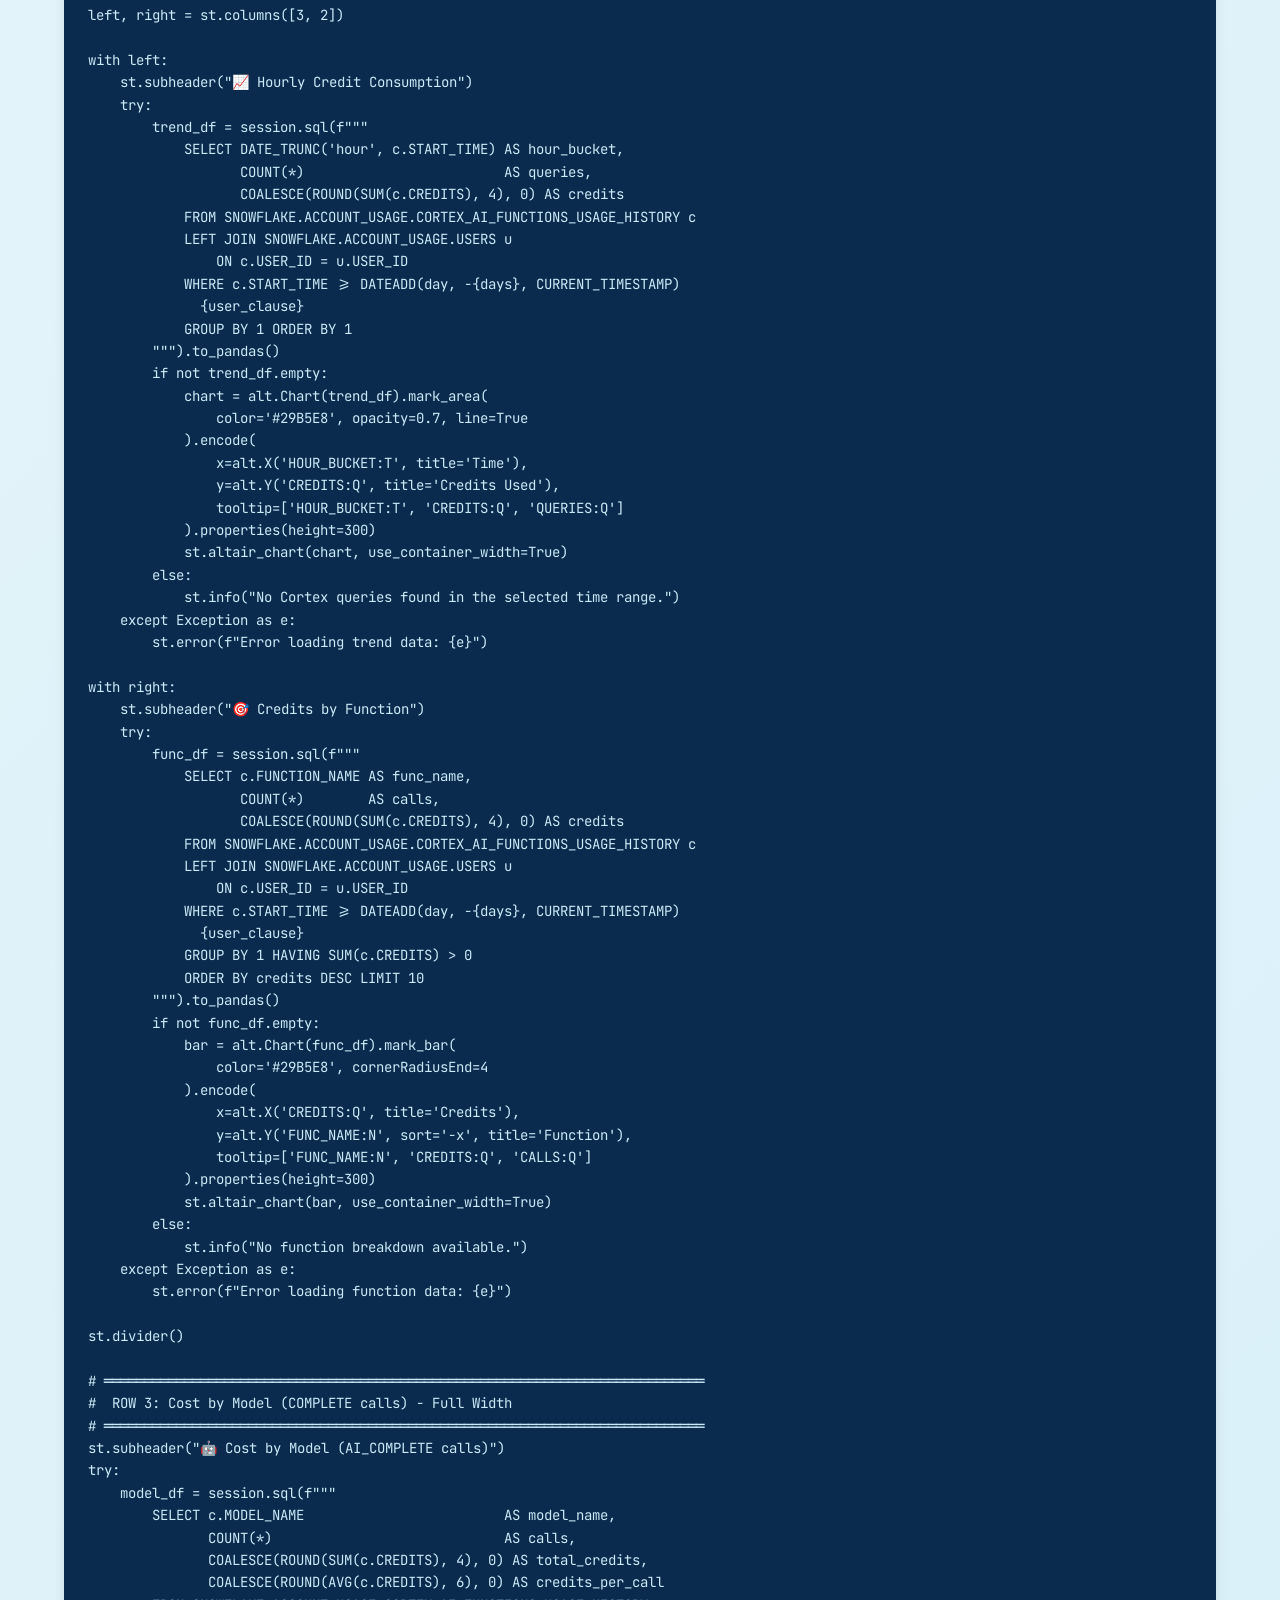
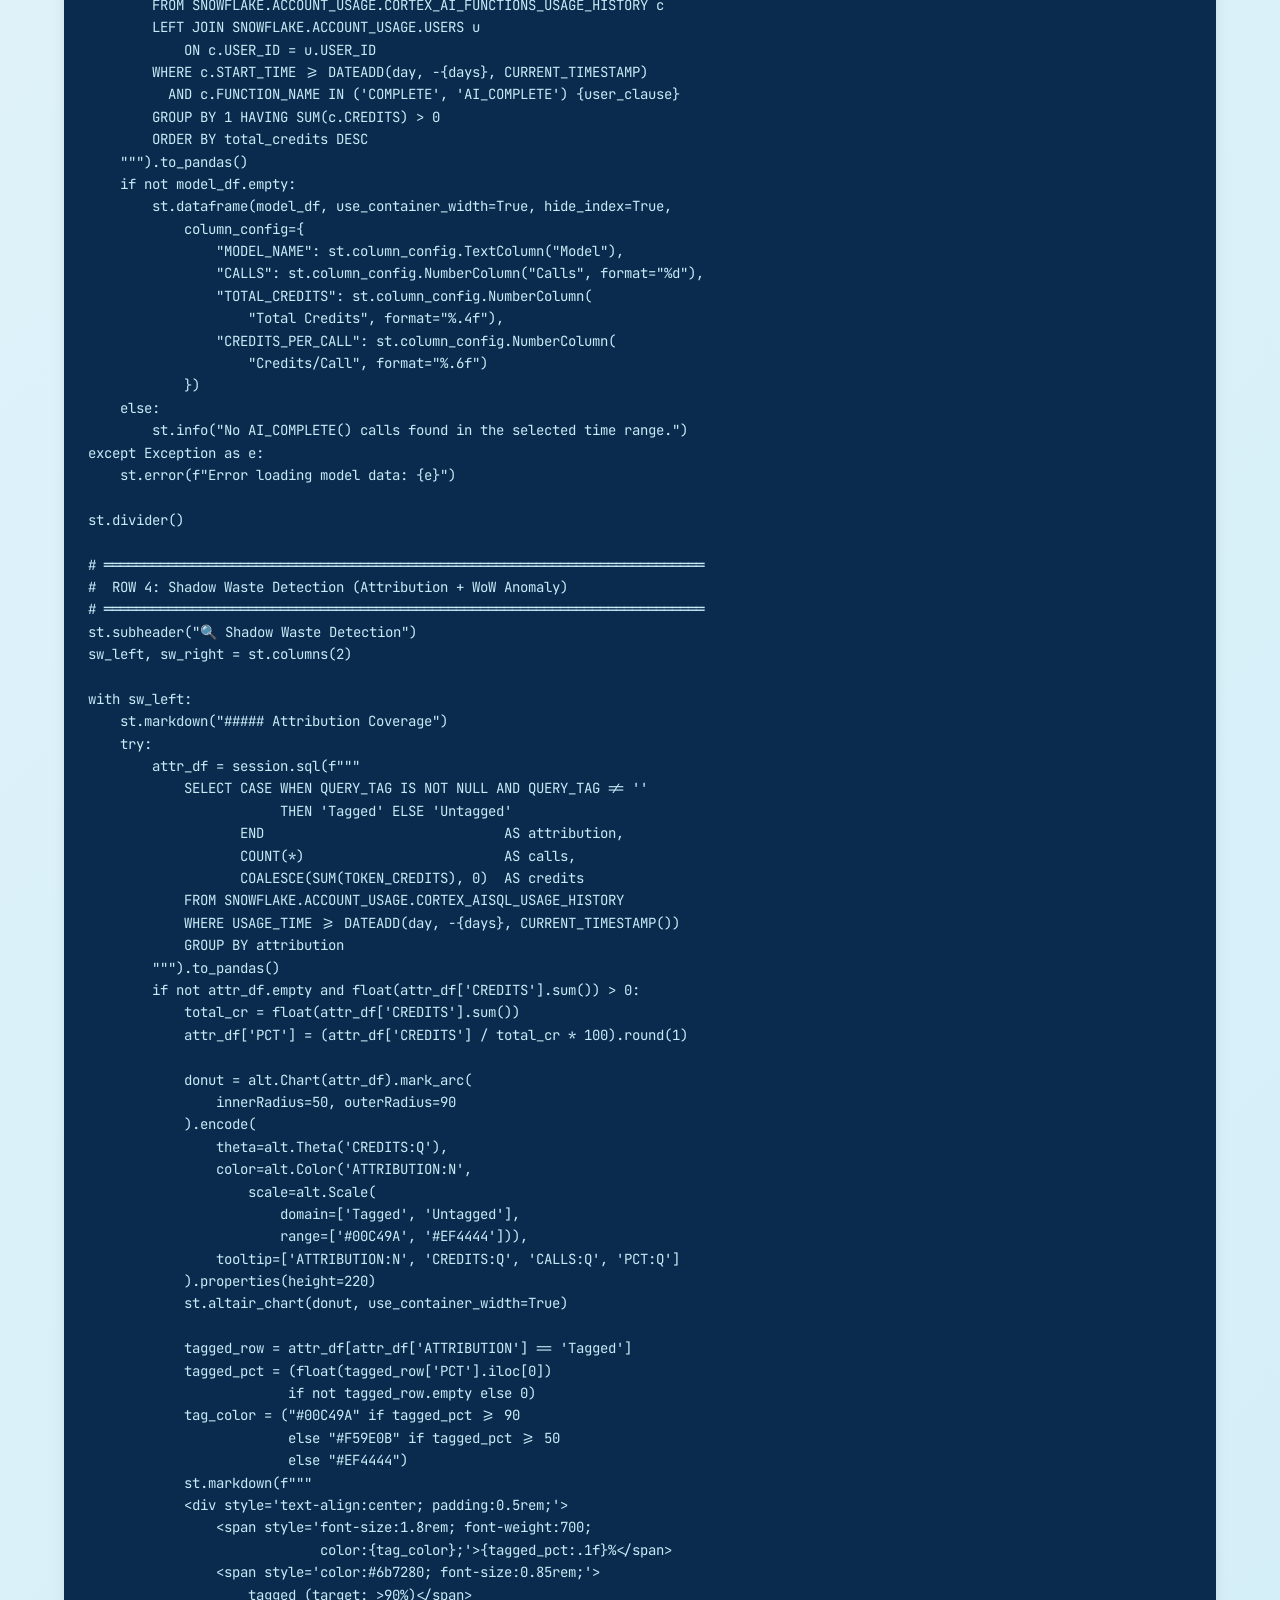
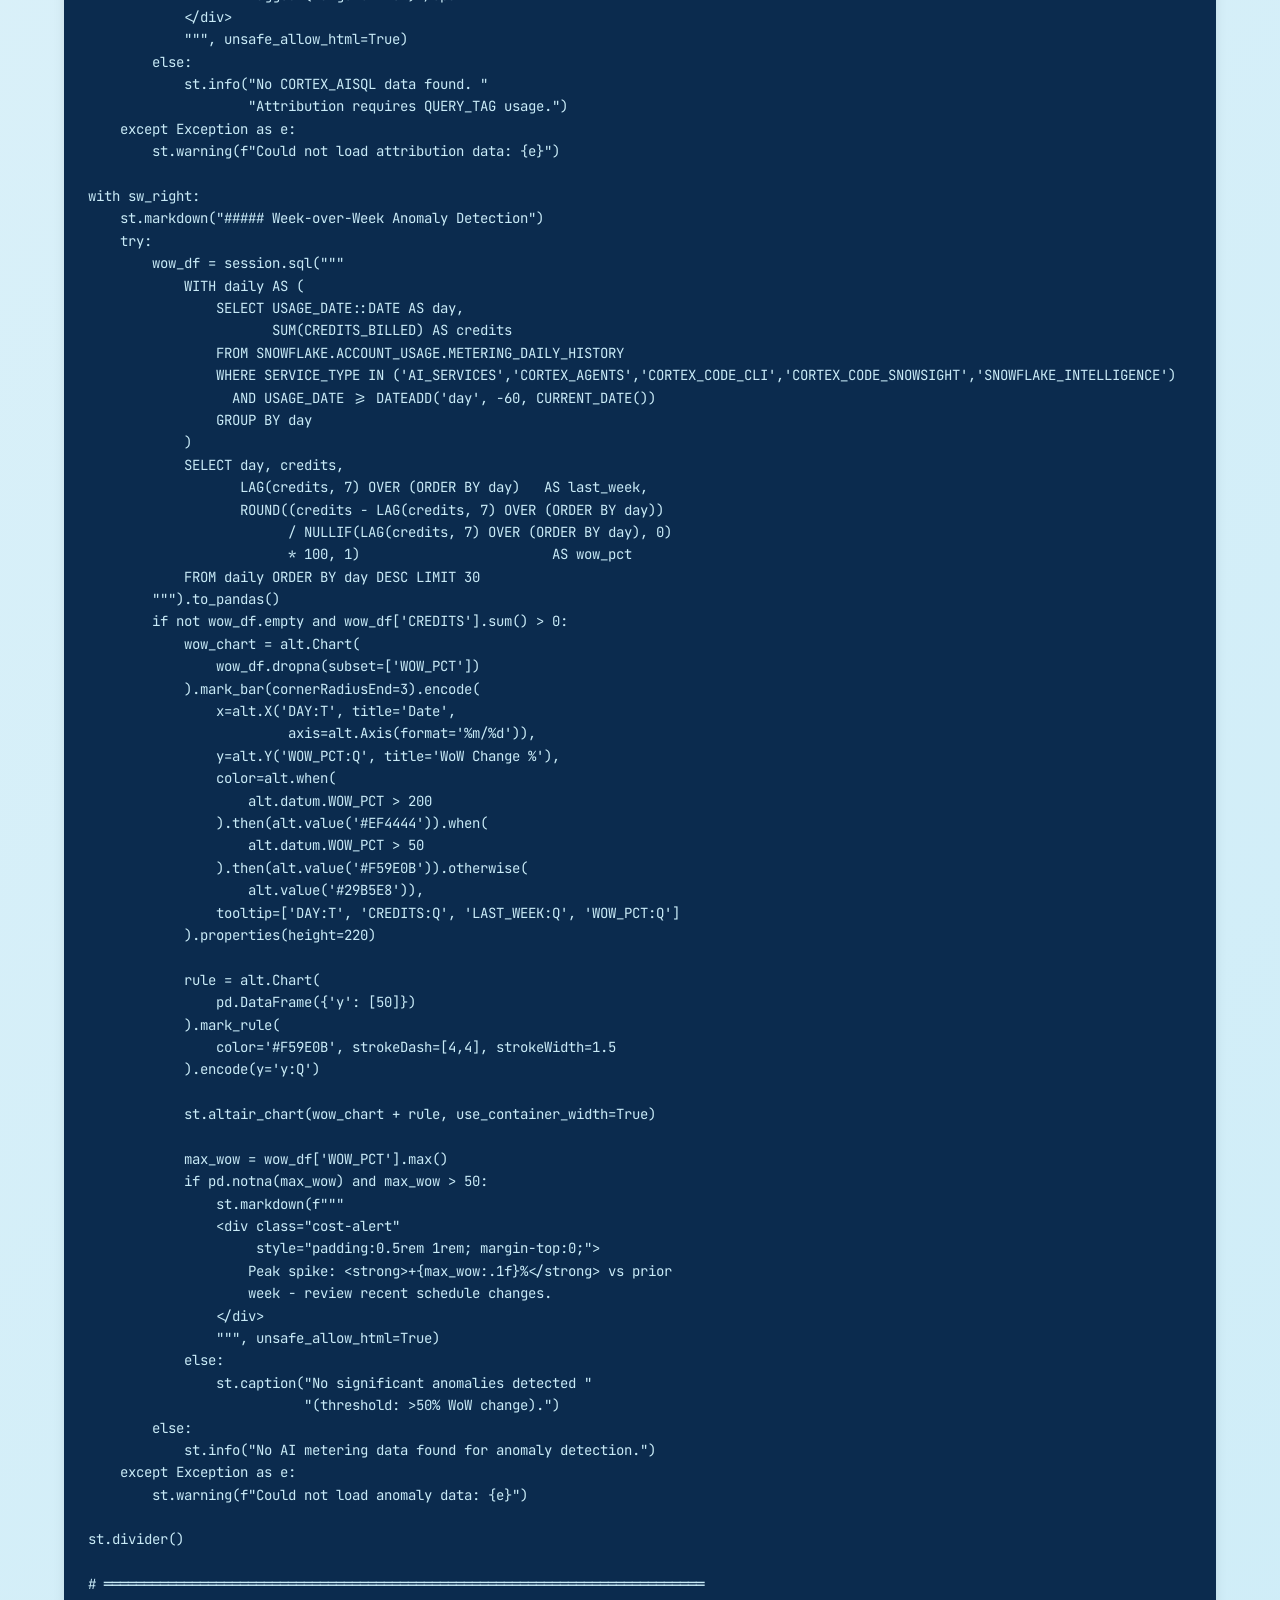
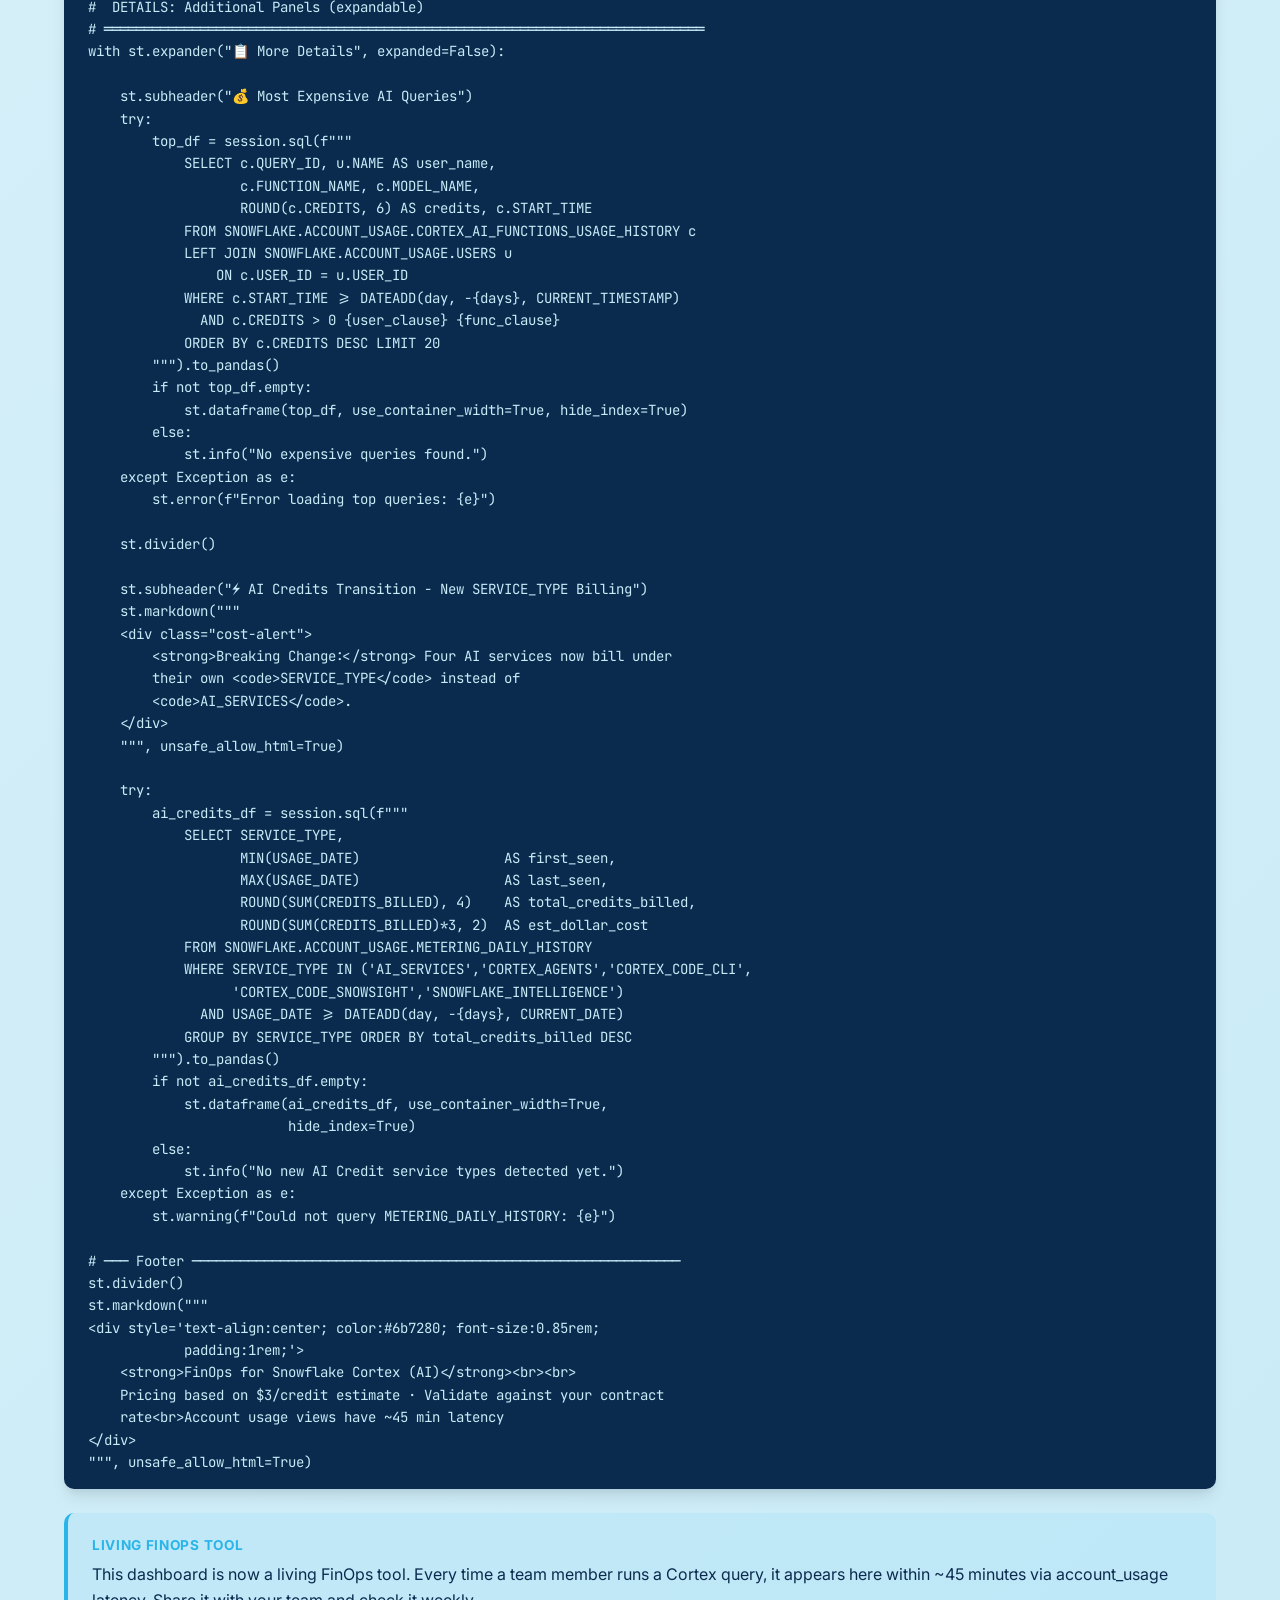
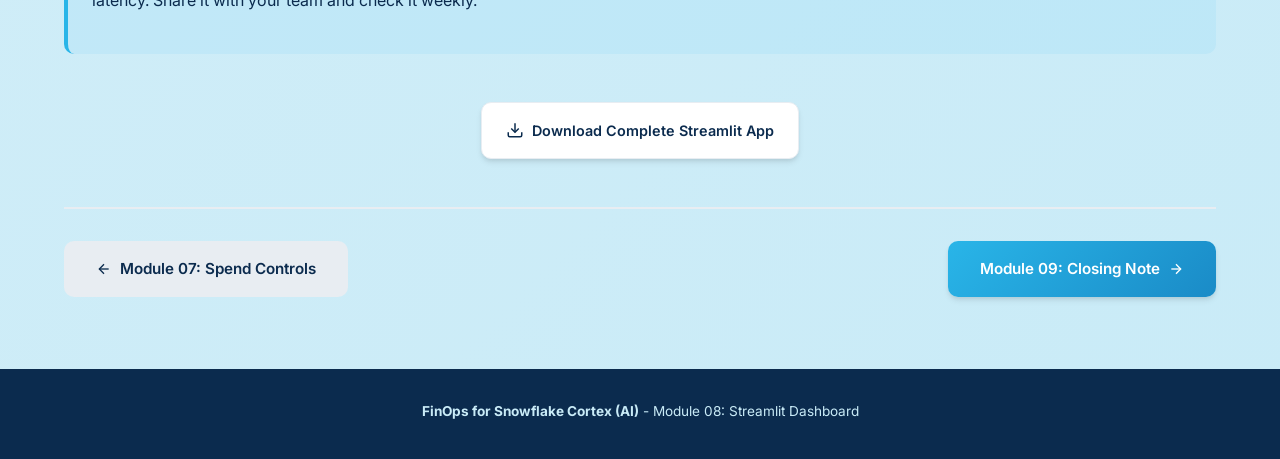
<file: modules/08-streamlit-dashboard.html>
<!DOCTYPE html>
<html lang="en">
<head>
  <meta charset="UTF-8">
  <meta name="viewport" content="width=device-width, initial-scale=1.0">
  <title>Module 08: Streamlit Dashboard - FinOps for Snowflake Cortex (AI)</title>
  <link rel="stylesheet" href="../css/theme.css">
  <link rel="icon" type="image/png" href="../icons/CoCo-Training.png">
</head>
<body>
  <!-- ─── Top Navigation ───────────────────────────────────────────────────── -->
  <nav class="top-nav">
    <div class="top-nav-inner">
      <a href="../index.html" class="nav-brand">
        <img src="../icons/CoCo-Training.png" alt="CoCo Training" width="28" height="28">
FinOps for Snowflake Cortex (AI)
      </a>
      <div class="nav-modules">
        <a href="01-ai-token-economy.html" class="nav-link" data-module="01"><span class="num">01</span> Tokens</a>
        <a href="02-cortex-ai-capabilities.html" class="nav-link" data-module="02"><span class="num">02</span> Capabilities</a>
        <a href="03-environment-setup.html" class="nav-link" data-module="03"><span class="num">03</span> Environment</a>
        <a href="04-cortex-code-setup.html" class="nav-link" data-module="04"><span class="num">04</span> CoCo Setup</a>
        <a href="05-ai-sql-hands-on.html" class="nav-link" data-module="05"><span class="num">05</span> SQL Labs</a>
        <a href="06-token-usage-tracking.html" class="nav-link" data-module="06"><span class="num">06</span> Tracking</a>
        <a href="07-ai-credits-transition.html" class="nav-link" data-module="07"><span class="num">07</span> Spend Controls</a>
        <a href="08-streamlit-dashboard.html" class="nav-link active" data-module="08"><span class="num">08</span> Dashboard</a>
        <a href="09-closing-note.html" class="nav-link" data-module="09"><span class="num">09</span> Closing</a>
      </div>
    </div>
  </nav>

  <!-- ─── Progress Bar ─────────────────────────────────────────────────────── -->
  <div class="progress-bar">
    <div class="progress-bar-fill" style="width: 88.9%;"></div>
    <span class="progress-text">8 of 9</span>
  </div>

  <main class="container">
    <!-- ─── Module Header ──────────────────────────────────────────────────── -->
    <header class="module-header">
      <div class="module-number">
        <span>MODULE 08</span>
        <span class="timing-badge lab">13 min</span>
      </div>
      <h1 class="module-title">Streamlit AI Cost Dashboard</h1>
      <p class="module-subtitle">Build a live FinOps dashboard using Cortex Code</p>
      
      <div class="learning-objectives">
        <h4>Learning Objectives</h4>
        <ul>
          <li>Build a working AI cost dashboard using Cortex Code</li>
          <li>Use Cortex Code CLI to generate the dashboard code</li>
          <li>Deploy and share in Streamlit in Snowflake</li>
        </ul>
      </div>
    </header>

    <div class="callout tip">
      <h5>AI Building AI Governance</h5>
      <p>This module uses Cortex Code to <strong>build</strong> the dashboard. We are using AI to govern AI spend. Cortex Code generates the Streamlit code from a natural language prompt - you review, refine, and deploy.</p>
    </div>

    <!-- ─── Section A: Generate with Cortex Code ───────────────────────────── -->
    <section class="section">
      <div class="section-header">
        <div class="section-letter">A</div>
        <h2 class="section-title">Generate with Cortex Code CLI</h2>
      </div>

      <p>Open your Cortex Code CLI and use this prompt to generate the dashboard:</p>

      <div class="code-block">
        <div class="code-header">
          <span class="code-lang">Cortex Code Prompt</span>
          <button class="copy-btn"><span>Copy</span></button>
        </div>
        <div class="code-content">
          <pre>Build a Streamlit in Snowflake dashboard to track 
Snowflake Cortex AI credit consumption. Include:

1. KPI row: total queries, total credits, avg credits per call,
   unique users - all filterable by date range
2. Area chart: hourly credit consumption trend
3. Bar chart: credits by Cortex function type
4. Model cost comparison: credits by model (AI_COMPLETE calls)
5. Table: top 20 most expensive AI queries with user, function,
   model, credits, timestamp
6. AI Credits Transition: new SERVICE_TYPE breakout from
   METERING_DAILY_HISTORY (AI_SERVICES, CORTEX_AGENTS,
   CORTEX_CODE_CLI, CORTEX_CODE_SNOWSIGHT,
   SNOWFLAKE_INTELLIGENCE)
7. Shadow Waste Detection: attribution coverage donut chart
   (tagged vs untagged spend) + WoW anomaly bar chart
8. Cortex Code Usage: per-user credit spend from CLI and
   Snowsight using LATERAL FLATTEN on TOKENS_GRANULAR

Data sources:
- SNOWFLAKE.ACCOUNT_USAGE.CORTEX_AI_FUNCTIONS_USAGE_HISTORY
  (CREDITS, FUNCTION_NAME, MODEL_NAME, USER_ID)
- SNOWFLAKE.ACCOUNT_USAGE.CORTEX_AISQL_USAGE_HISTORY
  (TOKEN_CREDITS, QUERY_TAG for attribution)
- SNOWFLAKE.ACCOUNT_USAGE.METERING_DAILY_HISTORY
  (SERVICE_TYPE for transition + WoW anomaly)
- SNOWFLAKE.ACCOUNT_USAGE.CORTEX_CODE_CLI_USAGE_HISTORY
  (TOKEN_CREDITS, TOKENS_GRANULAR for model breakdown)
- SNOWFLAKE.ACCOUNT_USAGE.CORTEX_CODE_SNOWSIGHT_USAGE_HISTORY
- JOIN to SNOWFLAKE.ACCOUNT_USAGE.USERS for user names

Use Snowflake brand colors: #29B5E8 accent, #0B2B4E dark</pre>
        </div>
      </div>

      <div class="callout tip">
        <h5>Review Before Deploy</h5>
        <p>Review the generated code carefully before deploying. Cortex Code is a co-pilot - your review is the quality gate. The complete, tested code is provided below if you prefer to use it directly.</p>
      </div>
    </section>

    <!-- ─── Section B: Dashboard Features ──────────────────────────────────── -->
    <section class="section">
      <div class="section-header">
        <div class="section-letter">B</div>
        <h2 class="section-title">Dashboard Features</h2>
      </div>

      <div class="cols three">
        <div class="panel">
          <h4 style="color: var(--sf-blue);">KPI Metrics</h4>
          <ul style="list-style: none; padding: 0;">
            <li>Total AI Queries</li>
            <li>Total Credits Used</li>
            <li>Avg Credits per Call</li>
            <li>Unique Users</li>
            <li>Est. Dollar Cost</li>
          </ul>
        </div>
        <div class="panel">
          <h4 style="color: var(--sf-blue);">Visualizations</h4>
          <ul style="list-style: none; padding: 0;">
            <li>Hourly Trend Chart</li>
            <li>Function Breakdown</li>
            <li>Model Cost Comparison</li>
            <li>Spend Controls</li>
            <li>Top Expensive Queries</li>
          </ul>
        </div>
        <div class="panel">
          <h4 style="color: var(--sf-blue);">Shadow Waste</h4>
          <ul style="list-style: none; padding: 0;">
            <li>Attribution Coverage Donut</li>
            <li>WoW Anomaly Detection</li>
            <li>Time Range (1-30 days)</li>
            <li>User Filter</li>
            <li>Function Type Filter</li>
          </ul>
        </div>
      </div>
    </section>

    <!-- ─── Section C: Sample Dashboard Output ─────────────────────────────── -->
    <section class="section">
      <div class="section-header">
        <div class="section-letter">C</div>
        <h2 class="section-title">Sample Dashboard Output</h2>
      </div>

      <p>Here is what the deployed Streamlit dashboard looks like. The sample data below illustrates the layout, KPI cards, charts, and waste-detection panels you will build.</p>

      <!-- Scoped dashboard preview styles -->
      <style>
        .dash-preview {
          background: linear-gradient(135deg, #0B2B4E 0%, #0d3a66 100%);
          border-radius: var(--radius-lg);
          padding: 0;
          overflow: hidden;
          box-shadow: var(--shadow-lg);
          margin-top: var(--space-lg);
          font-family: var(--font-body);
          color: #C9EBF7;
          font-size: 0.85rem;
        }
        .dash-preview * { box-sizing: border-box; }
        .dash-header {
          background: linear-gradient(135deg, #0B2B4E 0%, #1a4a7a 100%);
          padding: 1.25rem 1.5rem;
          border-bottom: 1px solid rgba(41,181,232,0.2);
        }
        .dash-header h3 { color: #29B5E8; margin: 0; font-size: 1.3rem; font-weight: 700; }
        .dash-header p { color: #C9EBF7; margin: 0.25rem 0 0; font-size: 0.8rem; opacity: 0.8; }
        .dash-body { padding: 1.25rem 1.5rem; }
        .dash-kpi-row {
          display: grid;
          grid-template-columns: repeat(5, 1fr);
          gap: 0.75rem;
          margin-bottom: 1.25rem;
        }
        .dash-kpi {
          background: rgba(255,255,255,0.06);
          border-radius: 8px;
          padding: 0.85rem;
          border: 1px solid rgba(41,181,232,0.15);
          text-align: center;
        }
        .dash-kpi-label { font-size: 0.65rem; color: #9ca3af; text-transform: uppercase; letter-spacing: 0.05em; margin-bottom: 0.25rem; }
        .dash-kpi-value { font-size: 1.35rem; font-weight: 700; color: #FFFFFF; }
        .dash-kpi-value.accent { color: #29B5E8; }
        .dash-kpi-value.cost { color: #00C49A; }
        .dash-kpi-value.warn { color: #F59E0B; }
        .dash-divider { height: 1px; background: rgba(41,181,232,0.15); margin: 1rem 0; }
        .dash-row { display: grid; gap: 1rem; margin-bottom: 1.25rem; }
        .dash-row.two { grid-template-columns: 3fr 2fr; }
        .dash-row.equal { grid-template-columns: 1fr 1fr; }
        .dash-panel {
          background: rgba(255,255,255,0.04);
          border-radius: 8px;
          padding: 1rem;
          border: 1px solid rgba(41,181,232,0.1);
        }
        .dash-panel h4 { color: #FFFFFF; font-size: 0.85rem; margin: 0 0 0.75rem; font-weight: 600; }
        /* Area chart mockup */
        .dash-area-chart {
          height: 120px;
          background: linear-gradient(180deg, rgba(41,181,232,0.3) 0%, rgba(41,181,232,0.05) 100%);
          border-radius: 4px;
          position: relative;
          overflow: hidden;
        }
        .dash-area-chart::before {
          content: '';
          position: absolute;
          bottom: 0; left: 0; right: 0;
          height: 100%;
          background: url("data:image/svg+xml,%3Csvg xmlns='http://www.w3.org/2000/svg' viewBox='0 0 400 120'%3E%3Cpath d='M0,100 Q50,90 80,70 T160,55 T240,40 T320,60 T400,30 L400,120 L0,120 Z' fill='rgba(41,181,232,0.25)' stroke='%2329B5E8' stroke-width='2'/%3E%3C/svg%3E") no-repeat bottom;
          background-size: 100% 100%;
        }
        .dash-area-chart .dash-chart-label {
          position: absolute; bottom: 4px; right: 8px;
          font-size: 0.6rem; color: rgba(201,235,247,0.5);
        }
        /* Bar chart mockup */
        .dash-bar { display: flex; align-items: center; gap: 0.5rem; margin-bottom: 0.5rem; }
        .dash-bar-label { width: 80px; font-size: 0.7rem; color: #C9EBF7; text-align: right; font-family: var(--font-mono); white-space: nowrap; }
        .dash-bar-track { flex: 1; height: 18px; background: rgba(255,255,255,0.05); border-radius: 3px; overflow: hidden; }
        .dash-bar-fill { height: 100%; border-radius: 3px; transition: width 0.3s; }
        .dash-bar-val { width: 50px; font-size: 0.7rem; color: #9ca3af; font-family: var(--font-mono); }
        /* Mini table */
        .dash-table { width: 100%; border-collapse: collapse; font-size: 0.75rem; }
        .dash-table th { text-align: left; padding: 0.4rem 0.5rem; color: #9ca3af; font-weight: 600; text-transform: uppercase; font-size: 0.65rem; letter-spacing: 0.03em; border-bottom: 1px solid rgba(41,181,232,0.2); }
        .dash-table td { padding: 0.4rem 0.5rem; border-bottom: 1px solid rgba(255,255,255,0.04); color: #C9EBF7; }
        .dash-table td.mono { font-family: var(--font-mono); font-size: 0.7rem; }
        /* Donut mockup */
        .dash-donut-wrap { display: flex; align-items: center; justify-content: center; gap: 1rem; }
        .dash-donut {
          width: 110px; height: 110px; border-radius: 50%;
          background: conic-gradient(#00C49A 0deg 260deg, #EF4444 260deg 360deg);
          display: flex; align-items: center; justify-content: center;
          position: relative;
        }
        .dash-donut-hole {
          width: 65px; height: 65px; border-radius: 50%;
          background: #0d3a66;
          display: flex; align-items: center; justify-content: center; flex-direction: column;
        }
        .dash-donut-pct { font-size: 1.1rem; font-weight: 700; color: #00C49A; }
        .dash-donut-sub { font-size: 0.55rem; color: #9ca3af; }
        .dash-donut-legend { font-size: 0.7rem; }
        .dash-donut-legend div { display: flex; align-items: center; gap: 0.4rem; margin-bottom: 0.3rem; }
        .dash-dot { width: 8px; height: 8px; border-radius: 50%; flex-shrink: 0; }
        /* WoW bars */
        .dash-wow-bars { display: flex; align-items: flex-end; gap: 3px; height: 80px; padding-top: 10px; }
        .dash-wow-bar { flex: 1; border-radius: 2px 2px 0 0; min-width: 6px; transition: height 0.3s; }
        .dash-wow-label { font-size: 0.6rem; color: #9ca3af; text-align: center; margin-top: 0.25rem; }
        .dash-alert-badge {
          display: inline-block; background: rgba(239,68,68,0.15); color: #EF4444;
          padding: 0.2rem 0.6rem; border-radius: 12px; font-size: 0.65rem; font-weight: 600;
          margin-top: 0.5rem;
        }
        @media (max-width: 768px) {
          .dash-kpi-row { grid-template-columns: repeat(3, 1fr); }
          .dash-row.two, .dash-row.equal { grid-template-columns: 1fr; }
          .dash-bar-label { width: 60px; }
        }
      </style>

      <div class="dash-preview">
        <!-- Header -->
        <div class="dash-header">
          <h3>Cortex AI Cost Dashboard</h3>
          <p>Real-time FinOps View &middot; Snowflake Cortex Token &amp; Credit Tracking</p>
        </div>

        <div class="dash-body">
          <!-- KPI Row -->
          <div class="dash-kpi-row">
            <div class="dash-kpi">
              <div class="dash-kpi-label">AI Queries</div>
              <div class="dash-kpi-value">2,847</div>
            </div>
            <div class="dash-kpi">
              <div class="dash-kpi-label">Total Credits</div>
              <div class="dash-kpi-value accent">14.3291</div>
            </div>
            <div class="dash-kpi">
              <div class="dash-kpi-label">Avg Credits/Call</div>
              <div class="dash-kpi-value">0.005032</div>
            </div>
            <div class="dash-kpi">
              <div class="dash-kpi-label">Unique Users</div>
              <div class="dash-kpi-value">12</div>
            </div>
            <div class="dash-kpi">
              <div class="dash-kpi-label">Est. Cost (@ $3/cr)</div>
              <div class="dash-kpi-value cost">$42.99</div>
            </div>
          </div>

          <div class="dash-divider"></div>

          <!-- Charts Row: Hourly Trend + Function Breakdown -->
          <div class="dash-row two">
            <div class="dash-panel">
              <h4>Hourly Credit Consumption</h4>
              <div class="dash-area-chart">
                <span class="dash-chart-label">7-day trend</span>
              </div>
            </div>
            <div class="dash-panel">
              <h4>Credits by Function</h4>
              <div class="dash-bar">
                <span class="dash-bar-label">AI_COMPLETE</span>
                <div class="dash-bar-track"><div class="dash-bar-fill" style="width:85%;background:#29B5E8;"></div></div>
                <span class="dash-bar-val">9.42</span>
              </div>
              <div class="dash-bar">
                <span class="dash-bar-label">AI_SUMMARIZE_AGG</span>
                <div class="dash-bar-track"><div class="dash-bar-fill" style="width:35%;background:#29B5E8;"></div></div>
                <span class="dash-bar-val">2.18</span>
              </div>
              <div class="dash-bar">
                <span class="dash-bar-label">AI_SENTIMENT</span>
                <div class="dash-bar-track"><div class="dash-bar-fill" style="width:20%;background:#29B5E8;"></div></div>
                <span class="dash-bar-val">1.34</span>
              </div>
              <div class="dash-bar">
                <span class="dash-bar-label">AI_CLASSIFY</span>
                <div class="dash-bar-track"><div class="dash-bar-fill" style="width:12%;background:#29B5E8;"></div></div>
                <span class="dash-bar-val">0.87</span>
              </div>
              <div class="dash-bar">
                <span class="dash-bar-label">AI_TRANSLATE</span>
                <div class="dash-bar-track"><div class="dash-bar-fill" style="width:7%;background:#29B5E8;"></div></div>
                <span class="dash-bar-val">0.52</span>
              </div>
            </div>
          </div>

          <div class="dash-divider"></div>

          <!-- Model Comparison Table -->
          <div class="dash-panel">
            <h4>Cost by Model (AI_COMPLETE calls)</h4>
            <table class="dash-table">
              <thead>
                <tr><th>Model</th><th>Calls</th><th>Total Credits</th><th>Credits/Call</th></tr>
              </thead>
              <tbody>
                <tr><td class="mono">llama3.1-70b</td><td>482</td><td class="mono">5.7840</td><td class="mono">0.012000</td></tr>
                <tr><td class="mono">mistral-large2</td><td>314</td><td class="mono">2.5120</td><td class="mono">0.008000</td></tr>
                <tr><td class="mono">llama3.1-8b</td><td>891</td><td class="mono">1.1238</td><td class="mono">0.001261</td></tr>
              </tbody>
            </table>
          </div>

          <div class="dash-divider"></div>

          <!-- Shadow Waste Row -->
          <div class="dash-row equal">
            <div class="dash-panel">
              <h4>Attribution Coverage</h4>
              <div class="dash-donut-wrap">
                <div class="dash-donut">
                  <div class="dash-donut-hole">
                    <span class="dash-donut-pct">72.4%</span>
                    <span class="dash-donut-sub">tagged</span>
                  </div>
                </div>
                <div class="dash-donut-legend">
                  <div><span class="dash-dot" style="background:#00C49A;"></span> Tagged &mdash; 10.38 cr</div>
                  <div><span class="dash-dot" style="background:#EF4444;"></span> Untagged &mdash; 3.95 cr</div>
                  <div style="margin-top:0.4rem; color:#F59E0B; font-size:0.65rem;">Target: &gt;90% tagged</div>
                </div>
              </div>
            </div>
            <div class="dash-panel">
              <h4>Week-over-Week Anomaly</h4>
              <div class="dash-wow-bars">
                <div class="dash-wow-bar" style="height:30%;background:#29B5E8;" title="Mon: +12%"></div>
                <div class="dash-wow-bar" style="height:25%;background:#29B5E8;" title="Tue: +8%"></div>
                <div class="dash-wow-bar" style="height:40%;background:#29B5E8;" title="Wed: +22%"></div>
                <div class="dash-wow-bar" style="height:35%;background:#29B5E8;" title="Thu: +15%"></div>
                <div class="dash-wow-bar" style="height:90%;background:#EF4444;" title="Fri: +187%"></div>
                <div class="dash-wow-bar" style="height:55%;background:#F59E0B;" title="Sat: +68%"></div>
                <div class="dash-wow-bar" style="height:20%;background:#29B5E8;" title="Sun: +5%"></div>
              </div>
              <div class="dash-wow-label">Mon &nbsp; Tue &nbsp; Wed &nbsp; Thu &nbsp; Fri &nbsp;&nbsp; Sat &nbsp; Sun</div>
              <span class="dash-alert-badge">Peak: +187% Fri - review schedule changes</span>
            </div>
          </div>
        </div>
      </div>

      <div class="callout tip" style="margin-top: var(--space-lg);">
        <h5>Sample Data</h5>
        <p>The values above are illustrative. Your deployed dashboard will pull live data from <code>CORTEX_AI_FUNCTIONS_USAGE_HISTORY</code>, <code>CORTEX_AISQL_USAGE_HISTORY</code>, and <code>METERING_DAILY_HISTORY</code>. If your account has no Cortex usage yet, the dashboard will show informational messages instead of empty charts.</p>
      </div>
    </section>

    <!-- ─── AI Credits Transition Awareness ──────────────────────────────── -->
    <section class="section">
      <div class="callout warn">
        <h5>AI Credits Transition - Update Your Dashboard Queries</h5>
        <p>Four AI services now have their own <code>SERVICE_TYPE</code> in <code>METERING_DAILY_HISTORY</code>: <code>CORTEX_AGENTS</code>, <code>CORTEX_CODE_CLI</code>, <code>CORTEX_CODE_SNOWSIGHT</code>, and <code>SNOWFLAKE_INTELLIGENCE</code>. The dashboard code below includes a dedicated section to track these new billing types. See <a href="07-ai-credits-transition.html" style="color: var(--sf-blue);">Module 07: Spend Controls</a> for the full breakdown.</p>
      </div>
    </section>

    <!-- ─── Section D: Deploy Steps ────────────────────────────────────────── -->
    <section class="section">
      <div class="section-header">
        <div class="section-letter">D</div>
        <h2 class="section-title">Deploy to Streamlit in Snowflake</h2>
      </div>

      <div class="step">
        <div class="step-number">1</div>
        <div class="step-content">
          <h4>Open Streamlit Apps</h4>
          <p>In Snowsight: Projects → Streamlit → <strong>+ Streamlit App</strong></p>
        </div>
      </div>

      <div class="step">
        <div class="step-number">2</div>
        <div class="step-content">
          <h4>Configure the App</h4>
          <ul style="margin-top: var(--space-sm);">
            <li><strong>App name:</strong> CORTEX_AI_COST_DASHBOARD</li>
            <li><strong>App location:</strong> Database: cortex_lab | Schema: ai_workshop</li>
            <li><strong>Warehouse:</strong> cortex_wh</li>
          </ul>
        </div>
      </div>

      <div class="step">
        <div class="step-number">3</div>
        <div class="step-content">
          <h4>Paste the Code</h4>
          <p>Copy the complete Streamlit app code below and paste it into the editor.</p>
        </div>
      </div>

      <div class="step">
        <div class="step-number">4</div>
        <div class="step-content">
          <h4>Run and Share</h4>
          <p>Click <strong>Run</strong> to start the app. Use the share link to give access to your team.</p>
        </div>
      </div>
    </section>

    <!-- ─── Section E: Complete Code ───────────────────────────────────────── -->
    <section class="section">
      <div class="section-header">
        <div class="section-letter">E</div>
        <h2 class="section-title">Complete Streamlit App Code</h2>
      </div>

      <div class="code-block">
        <div class="code-header">
          <span class="code-lang">Python (Streamlit)</span>
          <button class="copy-btn"><span>Copy</span></button>
        </div>
        <div class="code-content">
          <pre>import streamlit as st
import pandas as pd
import altair as alt
from snowflake.snowpark.context import get_active_session

session = get_active_session()

st.set_page_config(
    page_title="Cortex AI Cost Dashboard",
    page_icon="❄️",
    layout="wide"
)

# ─── Custom Styling ──────────────────────────────────────────────────────
st.markdown("""
&lt;style&gt;
    .main-header {
        background: linear-gradient(135deg, #0B2B4E 0%, #1a4a7a 100%);
        padding: 1.5rem 2rem; border-radius: 12px; margin-bottom: 1.5rem;
    }
    .main-header h1 { color: #29B5E8; margin: 0; font-size: 1.8rem; }
    .main-header p  { color: #C9EBF7; margin: 0.3rem 0 0; font-size: 0.9rem; }
    .cost-alert {
        background: rgba(239, 68, 68, 0.1); border-left: 4px solid #EF4444;
        padding: 1rem; border-radius: 8px; margin: 1rem 0;
    }
&lt;/style&gt;
""", unsafe_allow_html=True)

# ─── Header ──────────────────────────────────────────────────────────────
st.markdown("""
&lt;div class="main-header"&gt;
    &lt;h1&gt;❄️ Cortex AI Cost Dashboard&lt;/h1&gt;
    &lt;p&gt;Real-time FinOps View · Snowflake Cortex Token &amp; Credit Tracking&lt;/p&gt;
&lt;/div&gt;
""", unsafe_allow_html=True)

# ─── Sidebar Filters ────────────────────────────────────────────────────
st.sidebar.header("🔧 Filters")
days = st.sidebar.selectbox("Time Range", [1, 7, 14, 30], index=1,
                            format_func=lambda x: f"Last {x} days")
user_filter = st.sidebar.text_input("Filter by User (optional)",
                                    placeholder="Enter username")
func_filter = st.sidebar.selectbox("Cortex Function",
    ["All", "AI_COMPLETE", "AI_SENTIMENT", "AI_SUMMARIZE_AGG",
     "AI_CLASSIFY", "AI_TRANSLATE", "AI_EMBED"])

st.sidebar.markdown("---")
st.sidebar.markdown("**Note:** Account usage views have\n~45 min latency.")

# ─── Dynamic WHERE Clauses ───────────────────────────────────────────────
user_clause = f"AND u.NAME ILIKE '%{user_filter}%'" if user_filter else ""
func_clause = (f"AND c.FUNCTION_NAME = '{func_filter}'"
               if func_filter != "All" else "")

# ═══════════════════════════════════════════════════════════════════════════
#  ROW 1: KPI Metrics
# ═══════════════════════════════════════════════════════════════════════════
try:
    kpi_df = session.sql(f"""
        SELECT COUNT(*)                                 AS total_queries,
               COALESCE(ROUND(SUM(c.CREDITS), 4), 0)   AS total_credits,
               COALESCE(ROUND(AVG(c.CREDITS), 6), 0)   AS avg_credits,
               COUNT(DISTINCT u.NAME)                   AS unique_users,
               COALESCE(ROUND(SUM(c.CREDITS)*3, 2), 0) AS est_dollar_cost
        FROM SNOWFLAKE.ACCOUNT_USAGE.CORTEX_AI_FUNCTIONS_USAGE_HISTORY c
        LEFT JOIN SNOWFLAKE.ACCOUNT_USAGE.USERS u
            ON c.USER_ID = u.USER_ID
        WHERE c.START_TIME &gt;= DATEADD(day, -{days}, CURRENT_TIMESTAMP)
          {user_clause} {func_clause}
    """).to_pandas()

    k1, k2, k3, k4, k5 = st.columns(5)
    k1.metric("AI Queries",    f"{int(kpi_df['TOTAL_QUERIES'][0]):,}")
    k2.metric("Total Credits", f"{kpi_df['TOTAL_CREDITS'][0]:,.4f}")
    k3.metric("Avg Credits/Call", f"{kpi_df['AVG_CREDITS'][0]:,.6f}")
    k4.metric("Unique Users",  f"{int(kpi_df['UNIQUE_USERS'][0]):,}")
    k5.metric("Est. Cost (@ $3/cr)",
              f"${kpi_df['EST_DOLLAR_COST'][0]:,.2f}")
except Exception as e:
    st.error(f"Error loading KPIs: {e}")

st.divider()

# ═══════════════════════════════════════════════════════════════════════════
#  ROW 2: Hourly Credit Consumption + Credits by Function
# ═══════════════════════════════════════════════════════════════════════════
left, right = st.columns([3, 2])

with left:
    st.subheader("📈 Hourly Credit Consumption")
    try:
        trend_df = session.sql(f"""
            SELECT DATE_TRUNC('hour', c.START_TIME) AS hour_bucket,
                   COUNT(*)                         AS queries,
                   COALESCE(ROUND(SUM(c.CREDITS), 4), 0) AS credits
            FROM SNOWFLAKE.ACCOUNT_USAGE.CORTEX_AI_FUNCTIONS_USAGE_HISTORY c
            LEFT JOIN SNOWFLAKE.ACCOUNT_USAGE.USERS u
                ON c.USER_ID = u.USER_ID
            WHERE c.START_TIME &gt;= DATEADD(day, -{days}, CURRENT_TIMESTAMP)
              {user_clause}
            GROUP BY 1 ORDER BY 1
        """).to_pandas()
        if not trend_df.empty:
            chart = alt.Chart(trend_df).mark_area(
                color='#29B5E8', opacity=0.7, line=True
            ).encode(
                x=alt.X('HOUR_BUCKET:T', title='Time'),
                y=alt.Y('CREDITS:Q', title='Credits Used'),
                tooltip=['HOUR_BUCKET:T', 'CREDITS:Q', 'QUERIES:Q']
            ).properties(height=300)
            st.altair_chart(chart, use_container_width=True)
        else:
            st.info("No Cortex queries found in the selected time range.")
    except Exception as e:
        st.error(f"Error loading trend data: {e}")

with right:
    st.subheader("🎯 Credits by Function")
    try:
        func_df = session.sql(f"""
            SELECT c.FUNCTION_NAME AS func_name,
                   COUNT(*)        AS calls,
                   COALESCE(ROUND(SUM(c.CREDITS), 4), 0) AS credits
            FROM SNOWFLAKE.ACCOUNT_USAGE.CORTEX_AI_FUNCTIONS_USAGE_HISTORY c
            LEFT JOIN SNOWFLAKE.ACCOUNT_USAGE.USERS u
                ON c.USER_ID = u.USER_ID
            WHERE c.START_TIME &gt;= DATEADD(day, -{days}, CURRENT_TIMESTAMP)
              {user_clause}
            GROUP BY 1 HAVING SUM(c.CREDITS) &gt; 0
            ORDER BY credits DESC LIMIT 10
        """).to_pandas()
        if not func_df.empty:
            bar = alt.Chart(func_df).mark_bar(
                color='#29B5E8', cornerRadiusEnd=4
            ).encode(
                x=alt.X('CREDITS:Q', title='Credits'),
                y=alt.Y('FUNC_NAME:N', sort='-x', title='Function'),
                tooltip=['FUNC_NAME:N', 'CREDITS:Q', 'CALLS:Q']
            ).properties(height=300)
            st.altair_chart(bar, use_container_width=True)
        else:
            st.info("No function breakdown available.")
    except Exception as e:
        st.error(f"Error loading function data: {e}")

st.divider()

# ═══════════════════════════════════════════════════════════════════════════
#  ROW 3: Cost by Model (COMPLETE calls) - Full Width
# ═══════════════════════════════════════════════════════════════════════════
st.subheader("🤖 Cost by Model (AI_COMPLETE calls)")
try:
    model_df = session.sql(f"""
        SELECT c.MODEL_NAME                         AS model_name,
               COUNT(*)                             AS calls,
               COALESCE(ROUND(SUM(c.CREDITS), 4), 0) AS total_credits,
               COALESCE(ROUND(AVG(c.CREDITS), 6), 0) AS credits_per_call
        FROM SNOWFLAKE.ACCOUNT_USAGE.CORTEX_AI_FUNCTIONS_USAGE_HISTORY c
        LEFT JOIN SNOWFLAKE.ACCOUNT_USAGE.USERS u
            ON c.USER_ID = u.USER_ID
        WHERE c.START_TIME &gt;= DATEADD(day, -{days}, CURRENT_TIMESTAMP)
          AND c.FUNCTION_NAME IN ('COMPLETE', 'AI_COMPLETE') {user_clause}
        GROUP BY 1 HAVING SUM(c.CREDITS) &gt; 0
        ORDER BY total_credits DESC
    """).to_pandas()
    if not model_df.empty:
        st.dataframe(model_df, use_container_width=True, hide_index=True,
            column_config={
                "MODEL_NAME": st.column_config.TextColumn("Model"),
                "CALLS": st.column_config.NumberColumn("Calls", format="%d"),
                "TOTAL_CREDITS": st.column_config.NumberColumn(
                    "Total Credits", format="%.4f"),
                "CREDITS_PER_CALL": st.column_config.NumberColumn(
                    "Credits/Call", format="%.6f")
            })
    else:
        st.info("No AI_COMPLETE() calls found in the selected time range.")
except Exception as e:
    st.error(f"Error loading model data: {e}")

st.divider()

# ═══════════════════════════════════════════════════════════════════════════
#  ROW 4: Shadow Waste Detection (Attribution + WoW Anomaly)
# ═══════════════════════════════════════════════════════════════════════════
st.subheader("🔍 Shadow Waste Detection")
sw_left, sw_right = st.columns(2)

with sw_left:
    st.markdown("##### Attribution Coverage")
    try:
        attr_df = session.sql(f"""
            SELECT CASE WHEN QUERY_TAG IS NOT NULL AND QUERY_TAG != ''
                        THEN 'Tagged' ELSE 'Untagged'
                   END                              AS attribution,
                   COUNT(*)                         AS calls,
                   COALESCE(SUM(TOKEN_CREDITS), 0)  AS credits
            FROM SNOWFLAKE.ACCOUNT_USAGE.CORTEX_AISQL_USAGE_HISTORY
            WHERE USAGE_TIME &gt;= DATEADD(day, -{days}, CURRENT_TIMESTAMP())
            GROUP BY attribution
        """).to_pandas()
        if not attr_df.empty and float(attr_df['CREDITS'].sum()) &gt; 0:
            total_cr = float(attr_df['CREDITS'].sum())
            attr_df['PCT'] = (attr_df['CREDITS'] / total_cr * 100).round(1)

            donut = alt.Chart(attr_df).mark_arc(
                innerRadius=50, outerRadius=90
            ).encode(
                theta=alt.Theta('CREDITS:Q'),
                color=alt.Color('ATTRIBUTION:N',
                    scale=alt.Scale(
                        domain=['Tagged', 'Untagged'],
                        range=['#00C49A', '#EF4444'])),
                tooltip=['ATTRIBUTION:N', 'CREDITS:Q', 'CALLS:Q', 'PCT:Q']
            ).properties(height=220)
            st.altair_chart(donut, use_container_width=True)

            tagged_row = attr_df[attr_df['ATTRIBUTION'] == 'Tagged']
            tagged_pct = (float(tagged_row['PCT'].iloc[0])
                         if not tagged_row.empty else 0)
            tag_color = ("#00C49A" if tagged_pct &gt;= 90
                         else "#F59E0B" if tagged_pct &gt;= 50
                         else "#EF4444")
            st.markdown(f"""
            &lt;div style='text-align:center; padding:0.5rem;'&gt;
                &lt;span style='font-size:1.8rem; font-weight:700;
                             color:{tag_color};'&gt;{tagged_pct:.1f}%&lt;/span&gt;
                &lt;span style='color:#6b7280; font-size:0.85rem;'&gt;
                    tagged (target: &gt;90%)&lt;/span&gt;
            &lt;/div&gt;
            """, unsafe_allow_html=True)
        else:
            st.info("No CORTEX_AISQL data found. "
                    "Attribution requires QUERY_TAG usage.")
    except Exception as e:
        st.warning(f"Could not load attribution data: {e}")

with sw_right:
    st.markdown("##### Week-over-Week Anomaly Detection")
    try:
        wow_df = session.sql("""
            WITH daily AS (
                SELECT USAGE_DATE::DATE AS day,
                       SUM(CREDITS_BILLED) AS credits
                FROM SNOWFLAKE.ACCOUNT_USAGE.METERING_DAILY_HISTORY
                WHERE SERVICE_TYPE IN ('AI_SERVICES','CORTEX_AGENTS','CORTEX_CODE_CLI','CORTEX_CODE_SNOWSIGHT','SNOWFLAKE_INTELLIGENCE')
                  AND USAGE_DATE &gt;= DATEADD('day', -60, CURRENT_DATE())
                GROUP BY day
            )
            SELECT day, credits,
                   LAG(credits, 7) OVER (ORDER BY day)   AS last_week,
                   ROUND((credits - LAG(credits, 7) OVER (ORDER BY day))
                         / NULLIF(LAG(credits, 7) OVER (ORDER BY day), 0)
                         * 100, 1)                        AS wow_pct
            FROM daily ORDER BY day DESC LIMIT 30
        """).to_pandas()
        if not wow_df.empty and wow_df['CREDITS'].sum() &gt; 0:
            wow_chart = alt.Chart(
                wow_df.dropna(subset=['WOW_PCT'])
            ).mark_bar(cornerRadiusEnd=3).encode(
                x=alt.X('DAY:T', title='Date',
                         axis=alt.Axis(format='%m/%d')),
                y=alt.Y('WOW_PCT:Q', title='WoW Change %'),
                color=alt.when(
                    alt.datum.WOW_PCT &gt; 200
                ).then(alt.value('#EF4444')).when(
                    alt.datum.WOW_PCT &gt; 50
                ).then(alt.value('#F59E0B')).otherwise(
                    alt.value('#29B5E8')),
                tooltip=['DAY:T', 'CREDITS:Q', 'LAST_WEEK:Q', 'WOW_PCT:Q']
            ).properties(height=220)

            rule = alt.Chart(
                pd.DataFrame({'y': [50]})
            ).mark_rule(
                color='#F59E0B', strokeDash=[4,4], strokeWidth=1.5
            ).encode(y='y:Q')

            st.altair_chart(wow_chart + rule, use_container_width=True)

            max_wow = wow_df['WOW_PCT'].max()
            if pd.notna(max_wow) and max_wow &gt; 50:
                st.markdown(f"""
                &lt;div class="cost-alert"
                     style="padding:0.5rem 1rem; margin-top:0;"&gt;
                    Peak spike: &lt;strong&gt;+{max_wow:.1f}%&lt;/strong&gt; vs prior
                    week - review recent schedule changes.
                &lt;/div&gt;
                """, unsafe_allow_html=True)
            else:
                st.caption("No significant anomalies detected "
                           "(threshold: &gt;50% WoW change).")
        else:
            st.info("No AI metering data found for anomaly detection.")
    except Exception as e:
        st.warning(f"Could not load anomaly data: {e}")

st.divider()

# ═══════════════════════════════════════════════════════════════════════════
#  DETAILS: Additional Panels (expandable)
# ═══════════════════════════════════════════════════════════════════════════
with st.expander("📋 More Details", expanded=False):

    st.subheader("💰 Most Expensive AI Queries")
    try:
        top_df = session.sql(f"""
            SELECT c.QUERY_ID, u.NAME AS user_name,
                   c.FUNCTION_NAME, c.MODEL_NAME,
                   ROUND(c.CREDITS, 6) AS credits, c.START_TIME
            FROM SNOWFLAKE.ACCOUNT_USAGE.CORTEX_AI_FUNCTIONS_USAGE_HISTORY c
            LEFT JOIN SNOWFLAKE.ACCOUNT_USAGE.USERS u
                ON c.USER_ID = u.USER_ID
            WHERE c.START_TIME &gt;= DATEADD(day, -{days}, CURRENT_TIMESTAMP)
              AND c.CREDITS &gt; 0 {user_clause} {func_clause}
            ORDER BY c.CREDITS DESC LIMIT 20
        """).to_pandas()
        if not top_df.empty:
            st.dataframe(top_df, use_container_width=True, hide_index=True)
        else:
            st.info("No expensive queries found.")
    except Exception as e:
        st.error(f"Error loading top queries: {e}")

    st.divider()

    st.subheader("⚡ AI Credits Transition - New SERVICE_TYPE Billing")
    st.markdown("""
    &lt;div class="cost-alert"&gt;
        &lt;strong&gt;Breaking Change:&lt;/strong&gt; Four AI services now bill under
        their own &lt;code&gt;SERVICE_TYPE&lt;/code&gt; instead of
        &lt;code&gt;AI_SERVICES&lt;/code&gt;.
    &lt;/div&gt;
    """, unsafe_allow_html=True)

    try:
        ai_credits_df = session.sql(f"""
            SELECT SERVICE_TYPE,
                   MIN(USAGE_DATE)                  AS first_seen,
                   MAX(USAGE_DATE)                  AS last_seen,
                   ROUND(SUM(CREDITS_BILLED), 4)    AS total_credits_billed,
                   ROUND(SUM(CREDITS_BILLED)*3, 2)  AS est_dollar_cost
            FROM SNOWFLAKE.ACCOUNT_USAGE.METERING_DAILY_HISTORY
            WHERE SERVICE_TYPE IN ('AI_SERVICES','CORTEX_AGENTS','CORTEX_CODE_CLI',
                  'CORTEX_CODE_SNOWSIGHT','SNOWFLAKE_INTELLIGENCE')
              AND USAGE_DATE &gt;= DATEADD(day, -{days}, CURRENT_DATE)
            GROUP BY SERVICE_TYPE ORDER BY total_credits_billed DESC
        """).to_pandas()
        if not ai_credits_df.empty:
            st.dataframe(ai_credits_df, use_container_width=True,
                         hide_index=True)
        else:
            st.info("No new AI Credit service types detected yet.")
    except Exception as e:
        st.warning(f"Could not query METERING_DAILY_HISTORY: {e}")

# ─── Footer ─────────────────────────────────────────────────────────────
st.divider()
st.markdown("""
&lt;div style='text-align:center; color:#6b7280; font-size:0.85rem;
            padding:1rem;'&gt;
    &lt;strong&gt;FinOps for Snowflake Cortex (AI)&lt;/strong&gt;&lt;br&gt;&lt;br&gt;
    Pricing based on $3/credit estimate · Validate against your contract
    rate&lt;br&gt;Account usage views have ~45 min latency
&lt;/div&gt;
""", unsafe_allow_html=True)</pre>
        </div>
      </div>

      <div class="callout tip">
        <h5>Living FinOps Tool</h5>
        <p>This dashboard is now a living FinOps tool. Every time a team member runs a Cortex query, it appears here within ~45 minutes via account_usage latency. Share it with your team and check it weekly.</p>
      </div>
    </section>

    <!-- ─── Download ───────────────────────────────────────────────────────── -->
    <section class="section text-center">
      <a href="../sql/07-streamlit-app.py" class="download-btn" download style="display: inline-flex;">
        <svg width="18" height="18" viewBox="0 0 24 24" fill="none" stroke="currentColor" stroke-width="2">
          <path d="M21 15v4a2 2 0 0 1-2 2H5a2 2 0 0 1-2-2v-4"/>
          <polyline points="7 10 12 15 17 10"/>
          <line x1="12" y1="15" x2="12" y2="3"/>
        </svg>
        Download Complete Streamlit App
      </a>
    </section>

    <!-- ─── Navigation Footer ──────────────────────────────────────────────── -->
    <nav class="nav-footer">
      <a href="07-ai-credits-transition.html" class="nav-btn prev">
        <svg width="16" height="16" viewBox="0 0 24 24" fill="none" stroke="currentColor" stroke-width="2">
          <line x1="19" y1="12" x2="5" y2="12"/>
          <polyline points="12 19 5 12 12 5"/>
        </svg>
        Module 07: Spend Controls
      </a>
      <a href="09-closing-note.html" class="nav-btn next">
        Module 09: Closing Note
        <svg width="16" height="16" viewBox="0 0 24 24" fill="none" stroke="currentColor" stroke-width="2">
          <line x1="5" y1="12" x2="19" y2="12"/>
          <polyline points="12 5 19 12 12 19"/>
        </svg>
      </a>
    </nav>
  </main>

  <!-- ─── Footer ───────────────────────────────────────────────────────────── -->
  <footer class="site-footer">
    <p><strong>FinOps for Snowflake Cortex (AI)</strong> - Module 08: Streamlit Dashboard</p>
  </footer>

  <script src="../js/main.js"></script>
</body>
</html>
</file>
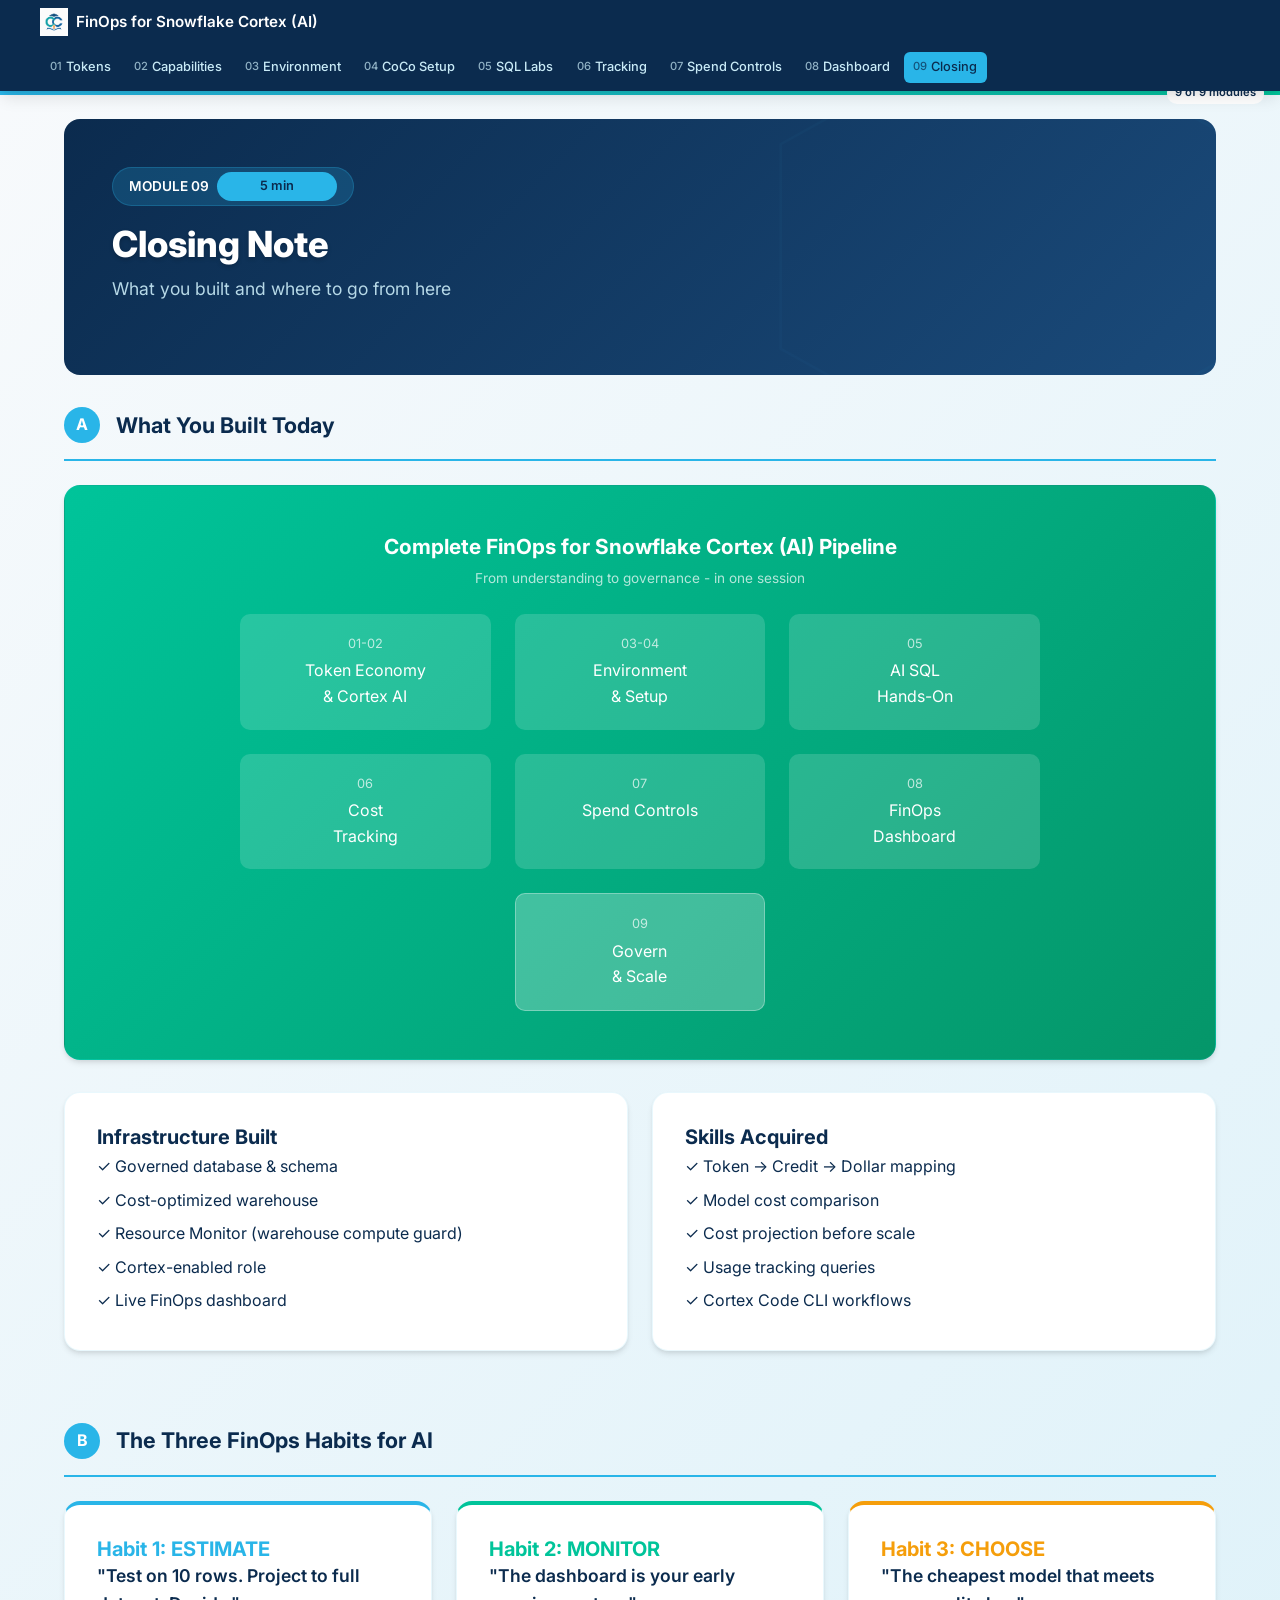
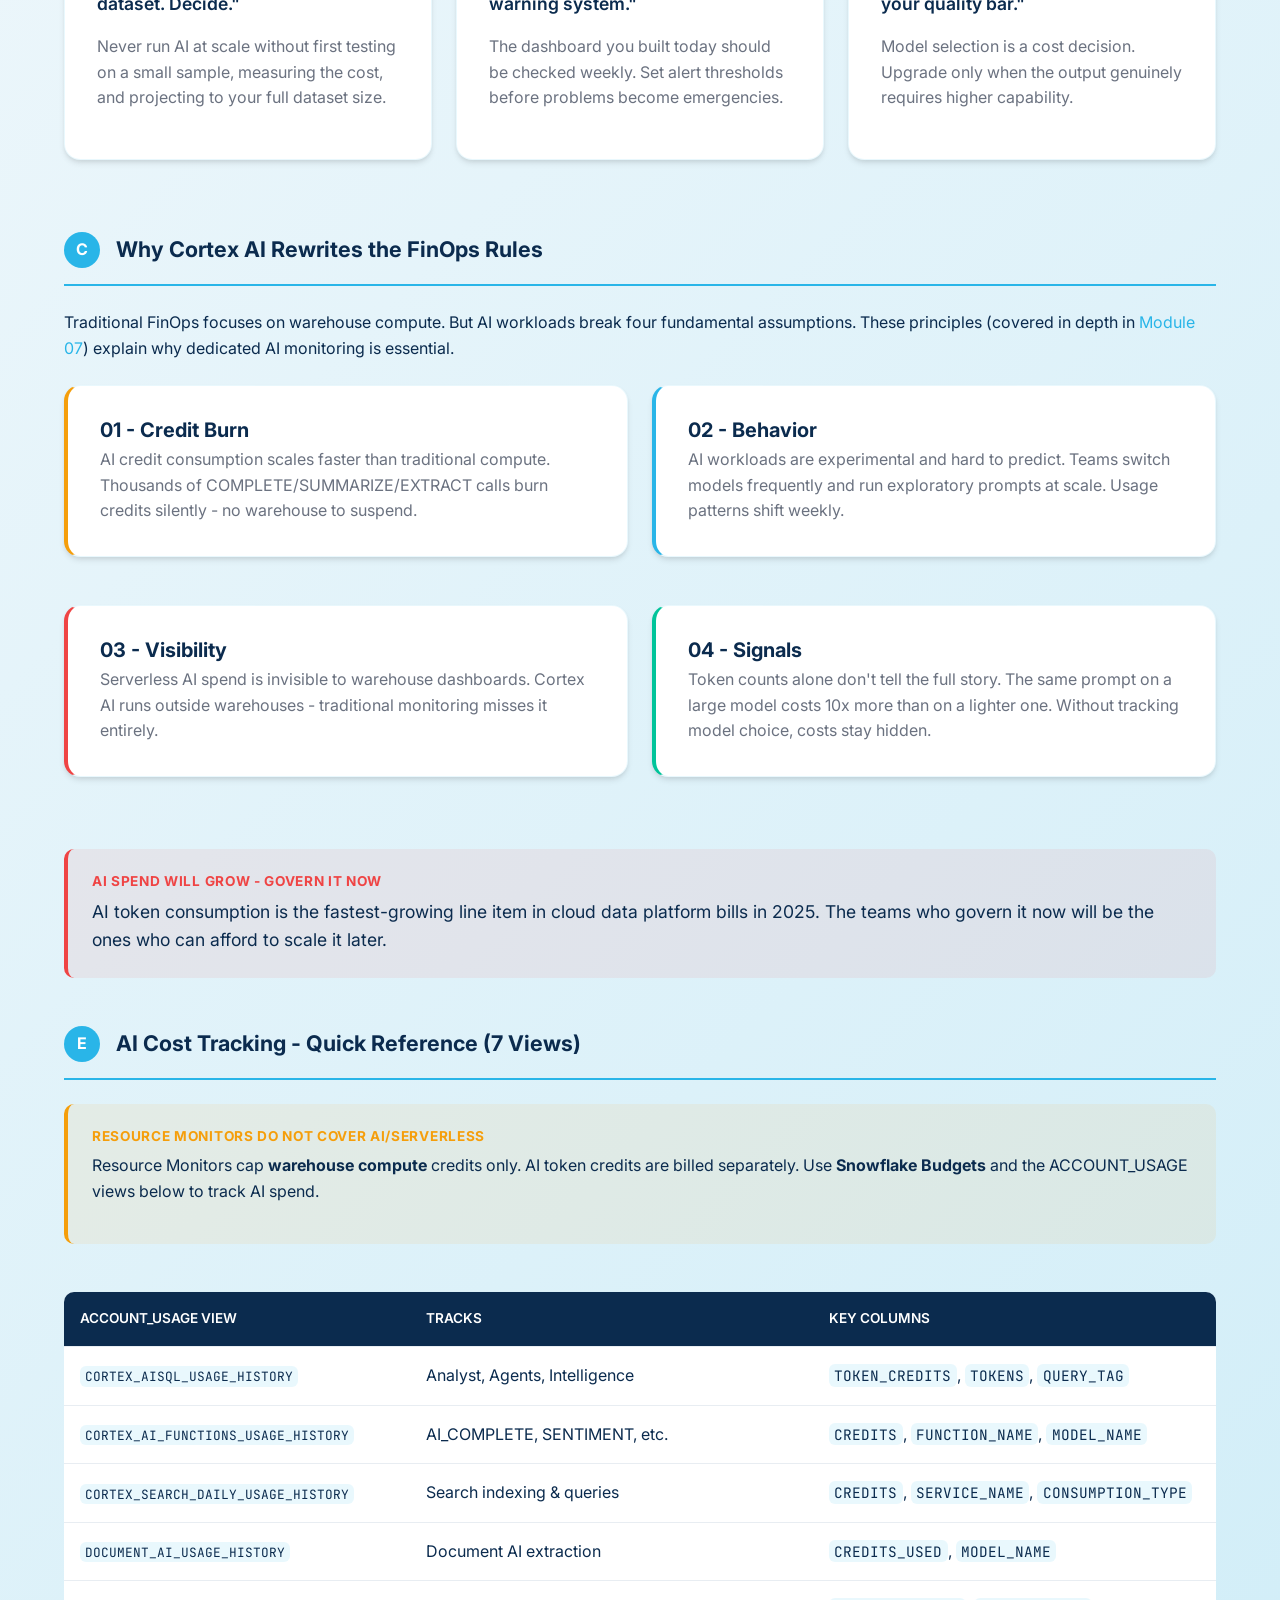
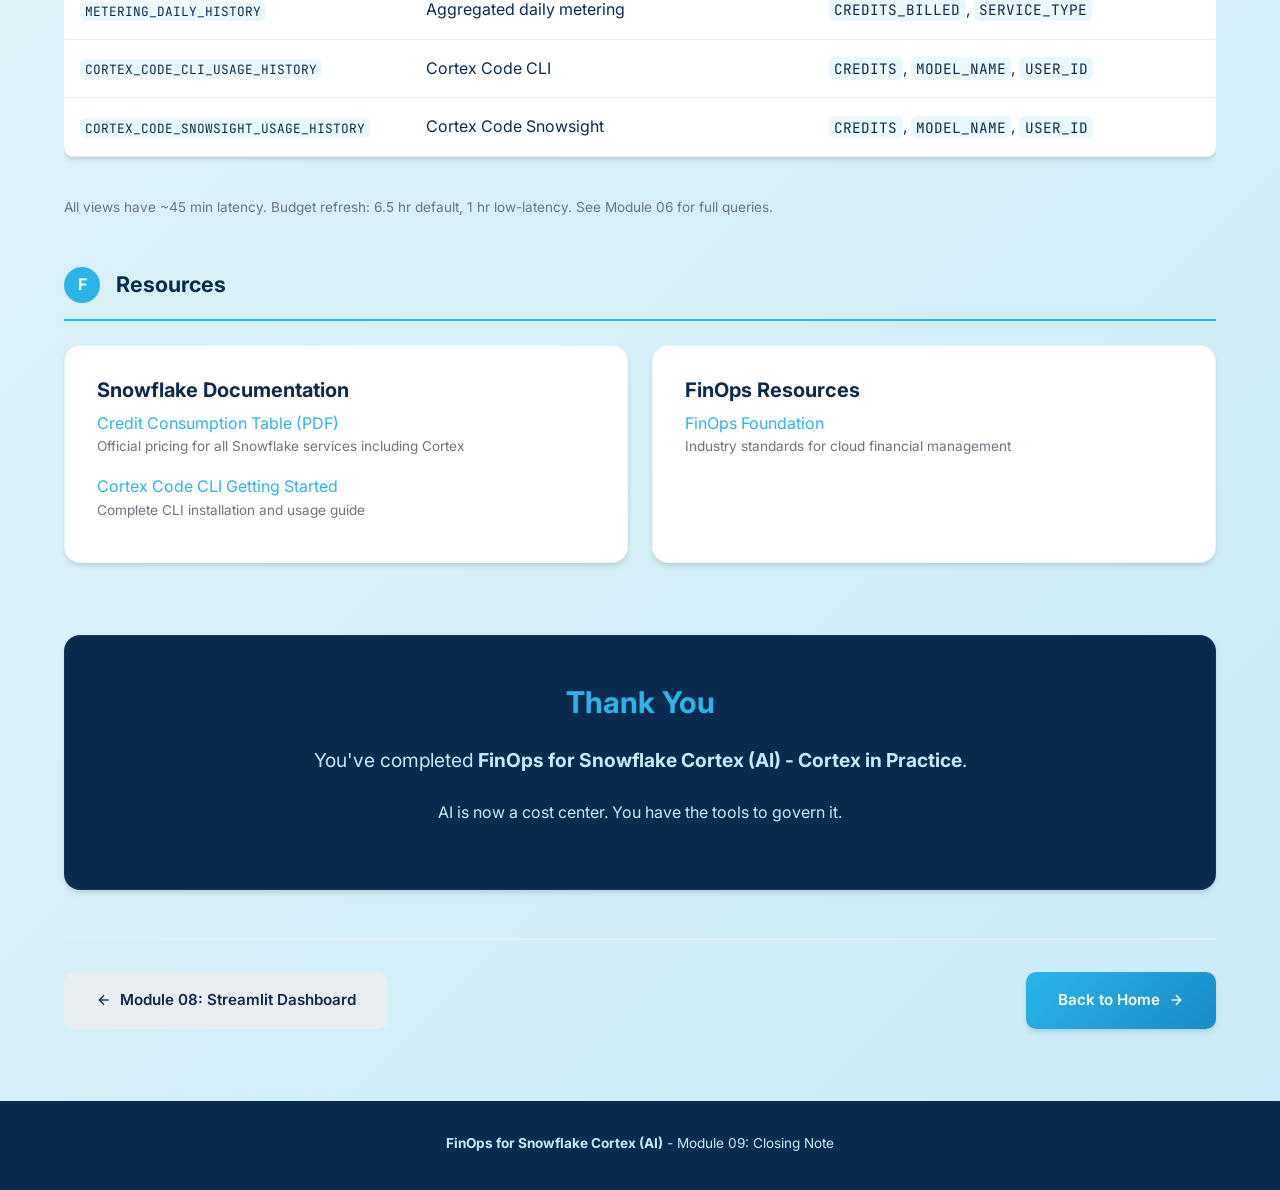
<file: modules/09-closing-note.html>
<!DOCTYPE html>
<html lang="en">
<head>
  <meta charset="UTF-8">
  <meta name="viewport" content="width=device-width, initial-scale=1.0">
  <title>Module 09: Closing Note - AI for FinOps</title>
  <link rel="stylesheet" href="../css/theme.css">
  <link rel="icon" type="image/png" href="../icons/CoCo-Training.png">
</head>
<body>
  <!-- ─── Top Navigation ───────────────────────────────────────────────────── -->
  <nav class="top-nav">
    <div class="top-nav-inner">
      <a href="../index.html" class="nav-brand">
        <img src="../icons/CoCo-Training.png" alt="CoCo Training" width="28" height="28">
FinOps for Snowflake Cortex (AI)
      </a>
      <div class="nav-modules">
        <a href="01-ai-token-economy.html" class="nav-link" data-module="01"><span class="num">01</span> Tokens</a>
        <a href="02-cortex-ai-capabilities.html" class="nav-link" data-module="02"><span class="num">02</span> Capabilities</a>
        <a href="03-environment-setup.html" class="nav-link" data-module="03"><span class="num">03</span> Environment</a>
        <a href="04-cortex-code-setup.html" class="nav-link" data-module="04"><span class="num">04</span> CoCo Setup</a>
        <a href="05-ai-sql-hands-on.html" class="nav-link" data-module="05"><span class="num">05</span> SQL Labs</a>
        <a href="06-token-usage-tracking.html" class="nav-link" data-module="06"><span class="num">06</span> Tracking</a>
        <a href="07-ai-credits-transition.html" class="nav-link" data-module="07"><span class="num">07</span> Spend Controls</a>
        <a href="08-streamlit-dashboard.html" class="nav-link" data-module="08"><span class="num">08</span> Dashboard</a>
        <a href="09-closing-note.html" class="nav-link active" data-module="09"><span class="num">09</span> Closing</a>
      </div>
    </div>
  </nav>

  <!-- ─── Progress Bar ─────────────────────────────────────────────────────── -->
  <div class="progress-bar">
    <div class="progress-bar-fill" style="width: 100%;"></div>
    <span class="progress-text">9 of 9 - Complete!</span>
  </div>

  <main class="container">
    <!-- ─── Module Header ──────────────────────────────────────────────────── -->
    <header class="module-header">
      <div class="module-number">
        <span>MODULE 09</span>
        <span class="timing-badge">5 min</span>
      </div>
      <h1 class="module-title">Closing Note</h1>
      <p class="module-subtitle">What you built and where to go from here</p>
    </header>

    <!-- ─── Section A: What You Built ──────────────────────────────────────── -->
    <section class="section">
      <div class="section-header">
        <div class="section-letter">A</div>
        <h2 class="section-title">What You Built Today</h2>
      </div>

      <div class="panel" style="background: linear-gradient(135deg, var(--sf-good), #059669); color: white; text-align: center; padding: var(--space-2xl);">
        <h3 style="color: white; margin-bottom: var(--space-sm); font-size: 1.3rem;">Complete FinOps for Snowflake Cortex (AI) Pipeline</h3>
        <p style="color: rgba(255,255,255,0.7); font-size: 0.85rem; margin-bottom: var(--space-lg);">From understanding to governance - in one session</p>
        <div style="display: grid; grid-template-columns: repeat(3, 1fr); gap: var(--space-lg); max-width: 800px; margin: 0 auto;">
          <div style="text-align: center; padding: 1.25rem 1rem; background: rgba(255,255,255,0.15); border-radius: 10px; font-size: 1rem;">
            <div style="font-size: 0.8rem; opacity: 0.7; margin-bottom: 4px;">01-02</div>
            Token Economy<br>&amp; Cortex AI
          </div>
          <div style="text-align: center; padding: 1.25rem 1rem; background: rgba(255,255,255,0.15); border-radius: 10px; font-size: 1rem;">
            <div style="font-size: 0.8rem; opacity: 0.7; margin-bottom: 4px;">03-04</div>
            Environment<br>&amp; Setup
          </div>
          <div style="text-align: center; padding: 1.25rem 1rem; background: rgba(255,255,255,0.15); border-radius: 10px; font-size: 1rem;">
            <div style="font-size: 0.8rem; opacity: 0.7; margin-bottom: 4px;">05</div>
            AI SQL<br>Hands-On
          </div>
          <div style="text-align: center; padding: 1.25rem 1rem; background: rgba(255,255,255,0.15); border-radius: 10px; font-size: 1rem;">
            <div style="font-size: 0.8rem; opacity: 0.7; margin-bottom: 4px;">06</div>
            Cost<br>Tracking
          </div>
          <div style="text-align: center; padding: 1.25rem 1rem; background: rgba(255,255,255,0.15); border-radius: 10px; font-size: 1rem;">
            <div style="font-size: 0.8rem; opacity: 0.7; margin-bottom: 4px;">07</div>
            Spend Controls
          </div>
          <div style="text-align: center; padding: 1.25rem 1rem; background: rgba(255,255,255,0.15); border-radius: 10px; font-size: 1rem;">
            <div style="font-size: 0.8rem; opacity: 0.7; margin-bottom: 4px;">08</div>
            FinOps<br>Dashboard
          </div>
          <div style="text-align: center; padding: 1.25rem 1rem; background: rgba(255,255,255,0.25); border-radius: 10px; font-size: 1rem; border: 1px solid rgba(255,255,255,0.3); grid-column: 2;">
            <div style="font-size: 0.8rem; opacity: 0.7; margin-bottom: 4px;">09</div>
            Govern<br>&amp; Scale
          </div>
        </div>
      </div>

      <div class="cols two" style="margin-top: var(--space-xl);">
        <div class="panel">
          <h4>Infrastructure Built</h4>
          <ul style="list-style: none; padding: 0;">
            <li style="padding: var(--space-xs) 0;">✓ Governed database & schema</li>
            <li style="padding: var(--space-xs) 0;">✓ Cost-optimized warehouse</li>
            <li style="padding: var(--space-xs) 0;">✓ Resource Monitor (warehouse compute guard)</li>
            <li style="padding: var(--space-xs) 0;">✓ Cortex-enabled role</li>
            <li style="padding: var(--space-xs) 0;">✓ Live FinOps dashboard</li>
          </ul>
        </div>
        <div class="panel">
          <h4>Skills Acquired</h4>
          <ul style="list-style: none; padding: 0;">
            <li style="padding: var(--space-xs) 0;">✓ Token → Credit → Dollar mapping</li>
            <li style="padding: var(--space-xs) 0;">✓ Model cost comparison</li>
            <li style="padding: var(--space-xs) 0;">✓ Cost projection before scale</li>
            <li style="padding: var(--space-xs) 0;">✓ Usage tracking queries</li>
            <li style="padding: var(--space-xs) 0;">✓ Cortex Code CLI workflows</li>
          </ul>
        </div>
      </div>
    </section>

    <!-- ─── Section B: Three FinOps Habits ─────────────────────────────────── -->
    <section class="section">
      <div class="section-header">
        <div class="section-letter">B</div>
        <h2 class="section-title">The Three FinOps Habits for AI</h2>
      </div>

      <div class="cols three">
        <div class="panel" style="border-top: 4px solid var(--sf-blue);">
          <h4 style="color: var(--sf-blue);">Habit 1: ESTIMATE</h4>
          <p style="font-size: 1.1rem; font-weight: 600; margin-bottom: var(--space-md);">"Test on 10 rows. Project to full dataset. Decide."</p>
          <p style="color: #6b7280;">Never run AI at scale without first testing on a small sample, measuring the cost, and projecting to your full dataset size.</p>
        </div>
        <div class="panel" style="border-top: 4px solid var(--sf-good);">
          <h4 style="color: var(--sf-good);">Habit 2: MONITOR</h4>
          <p style="font-size: 1.1rem; font-weight: 600; margin-bottom: var(--space-md);">"The dashboard is your early warning system."</p>
          <p style="color: #6b7280;">The dashboard you built today should be checked weekly. Set alert thresholds before problems become emergencies.</p>
        </div>
        <div class="panel" style="border-top: 4px solid var(--sf-warn);">
          <h4 style="color: var(--sf-warn);">Habit 3: CHOOSE</h4>
          <p style="font-size: 1.1rem; font-weight: 600; margin-bottom: var(--space-md);">"The cheapest model that meets your quality bar."</p>
          <p style="color: #6b7280;">Model selection is a cost decision. Upgrade only when the output genuinely requires higher capability.</p>
        </div>
      </div>
    </section>

    <!-- ─── Section C: Why AI Rewrites the FinOps Rules ────────────────────── -->
    <section class="section">
      <div class="section-header">
        <div class="section-letter">C</div>
        <h2 class="section-title">Why Cortex AI Rewrites the FinOps Rules</h2>
      </div>

      <p>Traditional FinOps focuses on warehouse compute. But AI workloads break four fundamental assumptions. These principles (covered in depth in <a href="07-ai-credits-transition.html" style="color: var(--sf-blue);">Module 07</a>) explain why dedicated AI monitoring is essential.</p>

      <div class="cols two" style="margin-top: var(--space-lg);">
        <div class="panel" style="border-left: 4px solid var(--sf-warn);">
          <h4 style="margin-bottom: var(--space-xs);">01 - Credit Burn</h4>
          <p style="color: #6b7280; margin: 0;">AI credit consumption scales faster than traditional compute. Thousands of COMPLETE/SUMMARIZE/EXTRACT calls burn credits silently - no warehouse to suspend.</p>
        </div>
        <div class="panel" style="border-left: 4px solid var(--sf-blue);">
          <h4 style="margin-bottom: var(--space-xs);">02 - Behavior</h4>
          <p style="color: #6b7280; margin: 0;">AI workloads are experimental and hard to predict. Teams switch models frequently and run exploratory prompts at scale. Usage patterns shift weekly.</p>
        </div>
        <div class="panel" style="border-left: 4px solid var(--sf-danger);">
          <h4 style="margin-bottom: var(--space-xs);">03 - Visibility</h4>
          <p style="color: #6b7280; margin: 0;">Serverless AI spend is invisible to warehouse dashboards. Cortex AI runs outside warehouses - traditional monitoring misses it entirely.</p>
        </div>
        <div class="panel" style="border-left: 4px solid var(--sf-good);">
          <h4 style="margin-bottom: var(--space-xs);">04 - Signals</h4>
          <p style="color: #6b7280; margin: 0;">Token counts alone don't tell the full story. The same prompt on a large model costs 10x more than on a lighter one. Without tracking model choice, costs stay hidden.</p>
        </div>
      </div>
    </section>

    <!-- ─── Section D: AI Spend Will Grow ──────────────────────────────────── -->
    <section class="section">
      <div class="callout cost">
        <h5>AI Spend Will Grow - Govern It Now</h5>
        <p style="font-size: 1.1rem; margin-bottom: 0;">AI token consumption is the fastest-growing line item in cloud data platform bills in 2025. The teams who govern it now will be the ones who can afford to scale it later.</p>
      </div>
    </section>

    <!-- ─── Section E: AI Cost Tracking Quick Reference ─────────────────────── -->
    <section class="section">
      <div class="section-header">
        <div class="section-letter">E</div>
        <h2 class="section-title">AI Cost Tracking - Quick Reference (7 Views)</h2>
      </div>

      <div class="callout warn" style="margin-bottom: var(--space-lg);">
        <h5>Resource Monitors Do NOT Cover AI/Serverless</h5>
        <p>Resource Monitors cap <strong>warehouse compute</strong> credits only. AI token credits are billed separately. Use <strong>Snowflake Budgets</strong> and the ACCOUNT_USAGE views below to track AI spend.</p>
      </div>

      <div style="overflow-x: auto;">
        <table class="comparison-table" style="min-width: 700px;">
          <thead>
            <tr>
              <th style="width: 30%;">ACCOUNT_USAGE View</th>
              <th style="width: 35%;">Tracks</th>
              <th style="width: 35%;">Key Columns</th>
            </tr>
          </thead>
          <tbody>
            <tr>
              <td><code style="font-size: 0.8rem;">CORTEX_AISQL_USAGE_HISTORY</code></td>
              <td>Analyst, Agents, Intelligence</td>
              <td><code>TOKEN_CREDITS</code>, <code>TOKENS</code>, <code>QUERY_TAG</code></td>
            </tr>
            <tr>
              <td><code style="font-size: 0.8rem;">CORTEX_AI_FUNCTIONS_USAGE_HISTORY</code></td>
              <td>AI_COMPLETE, SENTIMENT, etc.</td>
              <td><code>CREDITS</code>, <code>FUNCTION_NAME</code>, <code>MODEL_NAME</code></td>
            </tr>
            <tr>
              <td><code style="font-size: 0.8rem;">CORTEX_SEARCH_DAILY_USAGE_HISTORY</code></td>
              <td>Search indexing &amp; queries</td>
              <td><code>CREDITS</code>, <code>SERVICE_NAME</code>, <code>CONSUMPTION_TYPE</code></td>
            </tr>
            <tr>
              <td><code style="font-size: 0.8rem;">DOCUMENT_AI_USAGE_HISTORY</code></td>
              <td>Document AI extraction</td>
              <td><code>CREDITS_USED</code>, <code>MODEL_NAME</code></td>
            </tr>
            <tr>
              <td><code style="font-size: 0.8rem;">METERING_DAILY_HISTORY</code></td>
              <td>Aggregated daily metering</td>
              <td><code>CREDITS_BILLED</code>, <code>SERVICE_TYPE</code></td>
            </tr>
            <tr>
              <td><code style="font-size: 0.8rem;">CORTEX_CODE_CLI_USAGE_HISTORY</code></td>
              <td>Cortex Code CLI</td>
              <td><code>CREDITS</code>, <code>MODEL_NAME</code>, <code>USER_ID</code></td>
            </tr>
            <tr>
              <td><code style="font-size: 0.8rem;">CORTEX_CODE_SNOWSIGHT_USAGE_HISTORY</code></td>
              <td>Cortex Code Snowsight</td>
              <td><code>CREDITS</code>, <code>MODEL_NAME</code>, <code>USER_ID</code></td>
            </tr>
          </tbody>
        </table>
      </div>

      <p style="color: #6b7280; font-size: 0.85rem; margin-top: var(--space-md);">All views have ~45 min latency. Budget refresh: 6.5 hr default, 1 hr low-latency. See Module 06 for full queries.</p>
    </section>

    <!-- ─── Section F: Resources ───────────────────────────────────────────── -->
    <section class="section">
      <div class="section-header">
        <div class="section-letter">F</div>
        <h2 class="section-title" style="color: var(--sf-navy);">Resources</h2>
      </div>

      <div class="cols two">
        <div class="panel">
          <h4>Snowflake Documentation</h4>
          <ul style="list-style: none; padding: 0;">
            <li style="padding: var(--space-sm) 0;">
              <a href="https://www.snowflake.com/legal-files/CreditConsumptionTable.pdf" target="_blank" rel="noopener">Credit Consumption Table (PDF)</a>
              <p style="color: #6b7280; font-size: 0.85rem; margin: 0;">Official pricing for all Snowflake services including Cortex</p>
            </li>
            <li style="padding: var(--space-sm) 0;">
              <a href="https://www.snowflake.com/en/developers/guides/getting-started-with-cortex-code-cli/" target="_blank" rel="noopener">Cortex Code CLI Getting Started</a>
              <p style="color: #6b7280; font-size: 0.85rem; margin: 0;">Complete CLI installation and usage guide</p>
            </li>
          </ul>
        </div>
        <div class="panel">
          <h4>FinOps Resources</h4>
          <ul style="list-style: none; padding: 0;">
            <li style="padding: var(--space-sm) 0;">
              <a href="https://www.finops.org" target="_blank" rel="noopener">FinOps Foundation</a>
              <p style="color: #6b7280; font-size: 0.85rem; margin: 0;">Industry standards for cloud financial management</p>
            </li>
          </ul>
        </div>
      </div>
    </section>

    <!-- ─── Final Message ──────────────────────────────────────────────────── -->
    <section class="section">
      <div class="panel panel-dark" style="text-align: center; padding: var(--space-2xl);">
        <h2 style="color: var(--sf-blue); margin-bottom: var(--space-lg);">Thank You</h2>
        <p style="font-size: 1.2rem; color: var(--sf-ice); margin-bottom: var(--space-lg);">
          You've completed <strong>FinOps for Snowflake Cortex (AI) - Cortex in Practice</strong>.
        </p>
        <p style="color: var(--sf-ice);">
          AI is now a cost center. You have the tools to govern it.
        </p>
      </div>
    </section>

    <!-- ─── Navigation Footer ──────────────────────────────────────────────── -->
    <nav class="nav-footer">
      <a href="08-streamlit-dashboard.html" class="nav-btn prev">
        <svg width="16" height="16" viewBox="0 0 24 24" fill="none" stroke="currentColor" stroke-width="2">
          <line x1="19" y1="12" x2="5" y2="12"/>
          <polyline points="12 19 5 12 12 5"/>
        </svg>
        Module 08: Streamlit Dashboard
      </a>
      <a href="../index.html" class="nav-btn next">
        Back to Home
        <svg width="16" height="16" viewBox="0 0 24 24" fill="none" stroke="currentColor" stroke-width="2">
          <line x1="5" y1="12" x2="19" y2="12"/>
          <polyline points="12 5 19 12 12 19"/>
        </svg>
      </a>
    </nav>
  </main>

  <!-- ─── Footer ───────────────────────────────────────────────────────────── -->
  <footer class="site-footer">
    <p><strong>FinOps for Snowflake Cortex (AI)</strong> - Module 09: Closing Note</p>
  </footer>

  <script src="../js/main.js"></script>
</body>
</html>
</file>
<file: css/theme.css>
/* ═══════════════════════════════════════════════════════════════════════════
   AI for FinOps Training — Snowflake Design System
   FinOps for Snowflake Cortex (AI) · Snowflake Cortex FinOps Training
   ═══════════════════════════════════════════════════════════════════════════ */

/* ─── Google Fonts ─────────────────────────────────────────────────────────── */
@import url('https://fonts.googleapis.com/css2?family=Inter:wght@300;400;500;600;700;800&family=JetBrains+Mono:wght@400;500;600&display=swap');

/* ─── CSS Custom Properties (Snowflake Brand Palette) ──────────────────────── */
:root {
  /* Primary Colors */
  --sf-navy: #0B2B4E;
  --sf-blue: #29B5E8;
  --sf-ice: #C9EBF7;
  --sf-white: #FFFFFF;
  --sf-silver: #E8EDF2;
  
  /* Semantic Colors */
  --sf-good: #00C49A;
  --sf-warn: #F59E0B;
  --sf-danger: #EF4444;
  
  /* Transparency */
  --sf-panel: rgba(255, 255, 255, 0.06);
  --sf-border: rgba(41, 181, 232, 0.25);
  --sf-overlay: rgba(11, 43, 78, 0.95);
  
  /* Typography */
  --font-body: 'Inter', -apple-system, BlinkMacSystemFont, 'Segoe UI', sans-serif;
  --font-mono: 'JetBrains Mono', 'Fira Code', 'Consolas', monospace;
  
  /* Spacing */
  --space-xs: 0.25rem;
  --space-sm: 0.5rem;
  --space-md: 1rem;
  --space-lg: 1.5rem;
  --space-xl: 2rem;
  --space-2xl: 3rem;
  
  /* Borders */
  --radius-sm: 6px;
  --radius-md: 10px;
  --radius-lg: 16px;
  --radius-xl: 24px;
  
  /* Shadows */
  --shadow-sm: 0 1px 2px rgba(0, 0, 0, 0.05);
  --shadow-md: 0 4px 6px -1px rgba(0, 0, 0, 0.1), 0 2px 4px -1px rgba(0, 0, 0, 0.06);
  --shadow-lg: 0 10px 15px -3px rgba(0, 0, 0, 0.1), 0 4px 6px -2px rgba(0, 0, 0, 0.05);
  --shadow-glow: 0 0 20px rgba(41, 181, 232, 0.3);
}

/* ─── Reset & Base ─────────────────────────────────────────────────────────── */
*, *::before, *::after {
  box-sizing: border-box;
  margin: 0;
  padding: 0;
}

html {
  font-size: 16px;
  scroll-behavior: smooth;
}

body {
  font-family: var(--font-body);
  font-size: 1rem;
  line-height: 1.6;
  color: var(--sf-navy);
  background: linear-gradient(135deg, #f8fafc 0%, var(--sf-ice) 100%);
  min-height: 100vh;
}

/* ─── Typography ───────────────────────────────────────────────────────────── */
h1, h2, h3, h4, h5, h6 {
  font-weight: 700;
  line-height: 1.25;
  color: var(--sf-navy);
}

h1 { font-size: 2.5rem; }
h2 { font-size: 1.875rem; }
h3 { font-size: 1.5rem; }
h4 { font-size: 1.25rem; }
h5 { font-size: 1.125rem; }
h6 { font-size: 1rem; }

p {
  margin-bottom: var(--space-md);
}

a {
  color: var(--sf-blue);
  text-decoration: none;
  transition: color 0.2s ease;
}

a:hover {
  color: var(--sf-navy);
  text-decoration: underline;
}

code {
  font-family: var(--font-mono);
  font-size: 0.9em;
  background: rgba(41, 181, 232, 0.1);
  padding: 0.125em 0.375em;
  border-radius: var(--radius-sm);
  color: var(--sf-navy);
}

/* ─── Layout Container ─────────────────────────────────────────────────────── */
.container {
  max-width: 1200px;
  margin: 0 auto;
  padding: var(--space-lg);
}

.container-narrow {
  max-width: 900px;
  margin: 0 auto;
  padding: var(--space-lg);
}

/* ─── Top Navigation ───────────────────────────────────────────────────────── */
.top-nav {
  background: var(--sf-navy);
  position: sticky;
  top: 0;
  z-index: 1000;
  padding: var(--space-sm) var(--space-lg);
  box-shadow: var(--shadow-lg);
}

.top-nav-inner {
  max-width: 1200px;
  margin: 0 auto;
  display: flex;
  align-items: center;
  justify-content: space-between;
  gap: var(--space-md);
  flex-wrap: wrap;
}

.nav-brand {
  display: flex;
  align-items: center;
  gap: var(--space-sm);
  color: var(--sf-white);
  font-weight: 600;
  font-size: 0.95rem;
}

.nav-brand svg {
  width: 24px;
  height: 24px;
  fill: var(--sf-blue);
}

.nav-modules {
  display: flex;
  gap: var(--space-xs);
  flex-wrap: wrap;
}

.nav-link {
  display: flex;
  align-items: center;
  gap: 4px;
  padding: 0.4em 0.75em;
  border-radius: var(--radius-sm);
  color: var(--sf-ice);
  font-size: 0.8rem;
  font-weight: 500;
  text-decoration: none;
  transition: all 0.2s ease;
  white-space: nowrap;
}

.nav-link:hover {
  background: rgba(41, 181, 232, 0.2);
  color: var(--sf-white);
  text-decoration: none;
}

.nav-link.active {
  background: var(--sf-blue);
  color: var(--sf-navy);
}

.nav-link .num {
  font-size: 0.7rem;
  opacity: 0.7;
}

/* ─── Progress Bar ─────────────────────────────────────────────────────────── */
.progress-bar {
  background: var(--sf-silver);
  height: 4px;
  width: 100%;
  position: relative;
}

.progress-bar-fill {
  background: linear-gradient(90deg, var(--sf-blue), var(--sf-good));
  height: 100%;
  transition: width 0.4s ease;
}

.progress-text {
  position: absolute;
  right: var(--space-md);
  top: 50%;
  transform: translateY(-50%);
  font-size: 0.7rem;
  color: var(--sf-navy);
  font-weight: 600;
  background: var(--sf-white);
  padding: 2px 8px;
  border-radius: 10px;
}

/* ─── Module Header ────────────────────────────────────────────────────────── */
.module-header {
  background: linear-gradient(135deg, var(--sf-navy) 0%, #1a4a7a 100%);
  color: var(--sf-white);
  padding: var(--space-2xl);
  border-radius: var(--radius-lg);
  margin-bottom: var(--space-xl);
  position: relative;
  overflow: hidden;
}

.module-header::before {
  content: '';
  position: absolute;
  top: -50%;
  right: -20%;
  width: 60%;
  height: 200%;
  background: url("data:image/svg+xml,%3Csvg xmlns='http://www.w3.org/2000/svg' viewBox='0 0 100 100'%3E%3Cpath d='M50 5 L95 30 L95 70 L50 95 L5 70 L5 30 Z' fill='none' stroke='%2329B5E8' stroke-width='0.5' opacity='0.1'/%3E%3C/svg%3E") repeat;
  opacity: 0.3;
  pointer-events: none;
}

.module-number {
  display: inline-flex;
  align-items: center;
  gap: var(--space-sm);
  background: rgba(41, 181, 232, 0.2);
  padding: var(--space-xs) var(--space-md);
  border-radius: 20px;
  font-size: 0.85rem;
  font-weight: 600;
  margin-bottom: var(--space-md);
  border: 1px solid var(--sf-border);
}

.module-title {
  font-size: 2.25rem;
  font-weight: 800;
  margin-bottom: var(--space-sm);
  text-shadow: 0 2px 4px rgba(0, 0, 0, 0.2);
  color: var(--sf-white);
}

.module-subtitle {
  font-size: 1.1rem;
  color: var(--sf-ice);
  opacity: 0.9;
  margin-bottom: var(--space-lg);
}

.learning-objectives {
  background: rgba(255, 255, 255, 0.1);
  border-radius: var(--radius-md);
  padding: var(--space-lg);
  border-left: 4px solid var(--sf-blue);
}

.learning-objectives h4 {
  color: var(--sf-blue);
  font-size: 0.9rem;
  text-transform: uppercase;
  letter-spacing: 0.05em;
  margin-bottom: var(--space-sm);
}

.learning-objectives ul {
  list-style: none;
  padding: 0;
}

.learning-objectives li {
  position: relative;
  padding-left: 1.5em;
  margin-bottom: var(--space-xs);
  color: var(--sf-ice);
  font-size: 0.95rem;
}

.learning-objectives li::before {
  content: '✓';
  position: absolute;
  left: 0;
  color: var(--sf-good);
  font-weight: bold;
}

/* ─── Timing Badge ─────────────────────────────────────────────────────────── */
.timing-badge {
  display: inline-flex;
  align-items: center;
  justify-content: center;
  gap: 4px;
  background: var(--sf-blue);
  color: var(--sf-navy);
  padding: 0.35em 0.85em;
  border-radius: 20px;
  font-size: 0.8rem;
  font-weight: 600;
  min-width: 120px;
  text-align: center;
}

.timing-badge.concept {
  background: rgba(41, 181, 232, 0.2);
  color: var(--sf-blue);
  border: 1px solid var(--sf-blue);
}

.timing-badge.lab {
  background: var(--sf-good);
  color: var(--sf-white);
}

.timing-badge.setup {
  background: var(--sf-warn);
  color: var(--sf-navy);
}

.timing-badge.wrapup {
  background: rgba(107, 114, 128, 0.2);
  color: #9ca3af;
  border: 1px solid #6b7280;
}

/* ─── Step Component ───────────────────────────────────────────────────────── */
.step {
  display: flex;
  gap: var(--space-lg);
  margin-bottom: var(--space-xl);
  position: relative;
}

.step-number {
  flex-shrink: 0;
  width: 48px;
  height: 48px;
  display: flex;
  align-items: center;
  justify-content: center;
  background: linear-gradient(135deg, var(--sf-blue), #1a8bc7);
  color: var(--sf-white);
  font-size: 1.25rem;
  font-weight: 700;
  border-radius: 50%;
  box-shadow: var(--shadow-md), var(--shadow-glow);
}

.step-content {
  flex: 1;
  padding-top: var(--space-xs);
}

.step-content h4 {
  margin-bottom: var(--space-sm);
  color: var(--sf-navy);
}

.step-content p {
  color: #4a5568;
}

/* ─── Code Block ───────────────────────────────────────────────────────────── */
.code-block {
  background: var(--sf-navy);
  border-radius: var(--radius-md);
  margin: var(--space-md) 0;
  position: relative;
  overflow: hidden;
  box-shadow: var(--shadow-lg);
}

.code-header {
  display: flex;
  justify-content: space-between;
  align-items: center;
  padding: var(--space-sm) var(--space-md);
  background: rgba(0, 0, 0, 0.2);
  border-bottom: 1px solid rgba(255, 255, 255, 0.1);
}

.code-lang {
  font-family: var(--font-mono);
  font-size: 0.75rem;
  color: var(--sf-blue);
  font-weight: 600;
  text-transform: uppercase;
  letter-spacing: 0.05em;
}

.copy-btn {
  display: flex;
  align-items: center;
  gap: 4px;
  background: rgba(41, 181, 232, 0.2);
  border: 1px solid var(--sf-border);
  color: var(--sf-ice);
  padding: 0.35em 0.75em;
  border-radius: var(--radius-sm);
  font-size: 0.75rem;
  font-family: var(--font-body);
  cursor: pointer;
  transition: all 0.2s ease;
}

.copy-btn:hover {
  background: var(--sf-blue);
  color: var(--sf-navy);
}

.copy-btn.copied {
  background: var(--sf-good);
  border-color: var(--sf-good);
  color: var(--sf-white);
}

.code-content {
  padding: var(--space-md) var(--space-lg);
  overflow-x: auto;
}

.code-content pre {
  margin: 0;
  font-family: var(--font-mono);
  font-size: 0.875rem;
  line-height: 1.6;
  color: var(--sf-ice);
  white-space: pre;
}

.code-content .comment {
  color: #6b7280;
  font-style: italic;
}

.code-content .keyword {
  color: #c084fc;
}

.code-content .function {
  color: #22d3ee;
}

.code-content .string {
  color: #86efac;
}

.code-content .number {
  color: #fbbf24;
}

/* ─── Callout Boxes ────────────────────────────────────────────────────────── */
.callout {
  border-radius: var(--radius-md);
  padding: var(--space-lg);
  margin: var(--space-lg) 0;
  border-left: 4px solid;
  position: relative;
}

.callout-icon {
  position: absolute;
  top: var(--space-md);
  left: calc(-2px - 12px);
  width: 24px;
  height: 24px;
  border-radius: 50%;
  display: flex;
  align-items: center;
  justify-content: center;
  font-size: 0.8rem;
}

.callout h5 {
  font-size: 0.85rem;
  text-transform: uppercase;
  letter-spacing: 0.05em;
  margin-bottom: var(--space-sm);
}

.callout.tip {
  background: rgba(41, 181, 232, 0.08);
  border-color: var(--sf-blue);
}

.callout.tip h5 {
  color: var(--sf-blue);
}

.callout.warn {
  background: rgba(245, 158, 11, 0.08);
  border-color: var(--sf-warn);
}

.callout.warn h5 {
  color: var(--sf-warn);
}

.callout.cost {
  background: rgba(239, 68, 68, 0.08);
  border-color: var(--sf-danger);
}

.callout.cost h5 {
  color: var(--sf-danger);
}

.callout.success {
  background: rgba(0, 196, 154, 0.08);
  border-color: var(--sf-good);
}

.callout.success h5 {
  color: var(--sf-good);
}

/* ─── Panel / Card ─────────────────────────────────────────────────────────── */
.panel {
  background: var(--sf-white);
  border-radius: var(--radius-lg);
  padding: var(--space-xl);
  box-shadow: var(--shadow-md);
  border: 1px solid rgba(41, 181, 232, 0.1);
  margin-bottom: var(--space-lg);
}

.panel-dark {
  background: var(--sf-navy);
  color: var(--sf-ice);
}

.panel-dark h3, .panel-dark h4 {
  color: var(--sf-white);
}

/* ─── Column Layouts ───────────────────────────────────────────────────────── */
.cols {
  display: grid;
  gap: var(--space-lg);
}

.cols.two {
  grid-template-columns: repeat(2, 1fr);
}

.cols.three {
  grid-template-columns: repeat(3, 1fr);
}

.cols.four {
  grid-template-columns: repeat(4, 1fr);
}

@media (max-width: 900px) {
  .cols.two, .cols.three, .cols.four {
    grid-template-columns: 1fr;
  }
}

/* ─── Token Meter ──────────────────────────────────────────────────────────── */
.token-meter {
  background: var(--sf-white);
  border-radius: var(--radius-md);
  padding: var(--space-lg);
  box-shadow: var(--shadow-md);
}

.token-meter-label {
  font-size: 0.85rem;
  color: #6b7280;
  margin-bottom: var(--space-xs);
}

.token-meter-bar {
  height: 24px;
  background: var(--sf-silver);
  border-radius: 12px;
  overflow: hidden;
  position: relative;
}

.token-meter-fill {
  height: 100%;
  border-radius: 12px;
  transition: width 0.4s ease, background 0.3s ease;
}

.token-meter-fill.low {
  background: linear-gradient(90deg, var(--sf-good), #34d399);
}

.token-meter-fill.medium {
  background: linear-gradient(90deg, var(--sf-warn), #fbbf24);
}

.token-meter-fill.high {
  background: linear-gradient(90deg, var(--sf-danger), #f87171);
}

.token-meter-value {
  position: absolute;
  right: var(--space-sm);
  top: 50%;
  transform: translateY(-50%);
  font-size: 0.75rem;
  font-weight: 600;
  color: var(--sf-navy);
}

/* ─── Cost Table ───────────────────────────────────────────────────────────── */
.cost-table {
  width: 100%;
  border-collapse: collapse;
  font-size: 0.9rem;
  margin: var(--space-lg) 0;
}

.cost-table thead {
  background: var(--sf-navy);
  color: var(--sf-white);
}

.cost-table th {
  padding: var(--space-md);
  text-align: left;
  font-weight: 600;
  font-size: 0.8rem;
  text-transform: uppercase;
  letter-spacing: 0.05em;
}

.cost-table td {
  padding: var(--space-md);
  border-bottom: 1px solid var(--sf-silver);
}

.cost-table tbody tr:nth-child(even) {
  background: rgba(41, 181, 232, 0.03);
}

.cost-table tbody tr:hover {
  background: rgba(41, 181, 232, 0.08);
}

/* ─── Model Card ───────────────────────────────────────────────────────────── */
.model-card {
  background: var(--sf-white);
  border-radius: var(--radius-md);
  padding: var(--space-lg);
  border: 1px solid var(--sf-silver);
  transition: all 0.2s ease;
}

.model-card:hover {
  border-color: var(--sf-blue);
  box-shadow: var(--shadow-md);
  transform: translateY(-2px);
}

.model-card-header {
  display: flex;
  justify-content: space-between;
  align-items: flex-start;
  margin-bottom: var(--space-md);
}

.model-name {
  font-weight: 700;
  font-size: 1rem;
  color: var(--sf-navy);
  font-family: var(--font-mono);
}

.model-provider {
  font-size: 0.75rem;
  color: #6b7280;
  margin-top: 2px;
}

.model-stats {
  display: flex;
  gap: var(--space-md);
  margin-top: var(--space-md);
  padding-top: var(--space-md);
  border-top: 1px solid var(--sf-silver);
  font-size: 0.8rem;
}

.model-stat {
  display: flex;
  flex-direction: column;
  gap: 2px;
}

.model-stat-label {
  color: #6b7280;
  font-size: 0.7rem;
  text-transform: uppercase;
}

.model-stat-value {
  font-weight: 600;
  color: var(--sf-navy);
}

/* ─── Badges ───────────────────────────────────────────────────────────────── */
.badge {
  display: inline-flex;
  align-items: center;
  padding: 0.25em 0.65em;
  border-radius: 20px;
  font-size: 0.7rem;
  font-weight: 600;
  text-transform: uppercase;
  letter-spacing: 0.03em;
}

.badge.high {
  background: rgba(239, 68, 68, 0.15);
  color: var(--sf-danger);
}

.badge.medium {
  background: rgba(245, 158, 11, 0.15);
  color: var(--sf-warn);
}

.badge.low {
  background: rgba(0, 196, 154, 0.15);
  color: var(--sf-good);
}

.badge.premium {
  background: linear-gradient(135deg, #8b5cf6, #d946ef);
  color: var(--sf-white);
}

.badge.standard {
  background: var(--sf-blue);
  color: var(--sf-white);
}

.badge.budget {
  background: var(--sf-good);
  color: var(--sf-white);
}

/* ─── Checkpoint ───────────────────────────────────────────────────────────── */
.checkpoint {
  background: linear-gradient(135deg, var(--sf-navy), #1a4a7a);
  border-radius: var(--radius-lg);
  padding: var(--space-xl);
  margin: var(--space-2xl) 0;
  color: var(--sf-white);
}

.checkpoint h3 {
  color: var(--sf-blue);
  margin-bottom: var(--space-lg);
  display: flex;
  align-items: center;
  gap: var(--space-sm);
}

.checkpoint-question {
  background: rgba(255, 255, 255, 0.05);
  border-radius: var(--radius-md);
  padding: var(--space-lg);
  margin-bottom: var(--space-md);
  border: 1px solid rgba(255, 255, 255, 0.1);
}

.checkpoint-question p {
  margin-bottom: var(--space-sm);
  font-weight: 500;
}

.checkpoint-answer {
  display: none;
  background: rgba(0, 196, 154, 0.1);
  border-radius: var(--radius-sm);
  padding: var(--space-md);
  margin-top: var(--space-sm);
  border-left: 3px solid var(--sf-good);
  color: var(--sf-ice);
}

.checkpoint-answer.show {
  display: block;
}

.reveal-btn {
  background: rgba(41, 181, 232, 0.2);
  border: 1px solid var(--sf-border);
  color: var(--sf-blue);
  padding: 0.5em 1em;
  border-radius: var(--radius-sm);
  font-size: 0.85rem;
  cursor: pointer;
  transition: all 0.2s ease;
}

.reveal-btn:hover {
  background: var(--sf-blue);
  color: var(--sf-navy);
}

/* ─── Prerequisite Box ─────────────────────────────────────────────────────── */
.prerequisite {
  background: var(--sf-white);
  border-radius: var(--radius-lg);
  padding: var(--space-xl);
  border: 2px dashed var(--sf-border);
  margin: var(--space-lg) 0;
}

.prerequisite h4 {
  color: var(--sf-navy);
  margin-bottom: var(--space-md);
  display: flex;
  align-items: center;
  gap: var(--space-sm);
}

.prerequisite ul {
  list-style: none;
}

.prerequisite li {
  padding: var(--space-sm) 0;
  padding-left: 2em;
  position: relative;
  color: #4a5568;
}

.prerequisite li::before {
  content: '☐';
  position: absolute;
  left: 0;
  color: var(--sf-blue);
  font-size: 1.1em;
}

/* ─── Navigation Footer ────────────────────────────────────────────────────── */
.nav-footer {
  display: flex;
  justify-content: space-between;
  align-items: center;
  margin-top: var(--space-2xl);
  padding-top: var(--space-xl);
  border-top: 2px solid var(--sf-silver);
}

.nav-btn {
  display: inline-flex;
  align-items: center;
  gap: var(--space-sm);
  padding: var(--space-md) var(--space-xl);
  border-radius: var(--radius-md);
  font-weight: 600;
  font-size: 0.95rem;
  text-decoration: none;
  transition: all 0.2s ease;
}

.nav-btn.prev {
  background: var(--sf-silver);
  color: var(--sf-navy);
}

.nav-btn.prev:hover {
  background: var(--sf-ice);
  text-decoration: none;
}

.nav-btn.next {
  background: linear-gradient(135deg, var(--sf-blue), #1a8bc7);
  color: var(--sf-white);
  box-shadow: var(--shadow-md);
}

.nav-btn.next:hover {
  transform: translateX(4px);
  box-shadow: var(--shadow-lg);
  text-decoration: none;
}

.nav-btn.disabled {
  opacity: 0.5;
  pointer-events: none;
}

/* ─── Hero Section (Index Page) ────────────────────────────────────────────── */
.hero {
  background: linear-gradient(135deg, var(--sf-navy) 0%, #0d3a66 50%, #1a4a7a 100%);
  color: var(--sf-white);
  padding: var(--space-2xl) var(--space-xl);
  text-align: center;
  position: relative;
  overflow: hidden;
  border-radius: 0 0 var(--radius-xl) var(--radius-xl);
}

.hero::before {
  content: '';
  position: absolute;
  top: 0;
  left: 0;
  right: 0;
  bottom: 0;
  background: url("data:image/svg+xml,%3Csvg xmlns='http://www.w3.org/2000/svg' viewBox='0 0 100 100'%3E%3Cpath d='M50 5 L95 30 L95 70 L50 95 L5 70 L5 30 Z' fill='none' stroke='%2329B5E8' stroke-width='0.3' opacity='0.03'/%3E%3C/svg%3E") repeat;
  opacity: 0.5;
}

.hero-content {
  position: relative;
  z-index: 1;
  max-width: 800px;
  margin: 0 auto;
}

.hero h1 {
  font-size: 2.75rem;
  font-weight: 800;
  color: var(--sf-white);
  margin-bottom: var(--space-md);
  text-shadow: 0 2px 8px rgba(0, 0, 0, 0.2);
}

.hero h1 span {
  color: var(--sf-blue);
}

.hero-subtitle {
  font-size: 1.25rem;
  color: var(--sf-ice);
  margin-bottom: var(--space-lg);
  opacity: 0.9;
}

.hero-meta {
  display: flex;
  justify-content: center;
  gap: var(--space-lg);
  flex-wrap: wrap;
}

.hero-meta-item {
  display: flex;
  align-items: center;
  gap: var(--space-xs);
  background: rgba(255, 255, 255, 0.1);
  padding: var(--space-sm) var(--space-md);
  border-radius: 20px;
  font-size: 0.9rem;
  color: var(--sf-ice);
}

/* ─── Agenda Table ─────────────────────────────────────────────────────────── */
.agenda-table {
  width: 100%;
  border-collapse: collapse;
  background: var(--sf-white);
  border-radius: var(--radius-lg);
  overflow: hidden;
  box-shadow: var(--shadow-lg);
}

.agenda-table thead {
  background: var(--sf-navy);
  color: var(--sf-white);
}

.agenda-table th {
  padding: var(--space-md) var(--space-lg);
  text-align: left;
  font-weight: 600;
  font-size: 0.85rem;
  text-transform: uppercase;
  letter-spacing: 0.03em;
}

.agenda-table td {
  padding: var(--space-md) var(--space-lg);
  border-bottom: 1px solid var(--sf-silver);
  vertical-align: middle;
}

.agenda-table tbody tr {
  transition: background 0.2s ease;
}

.agenda-table tbody tr:hover {
  background: rgba(41, 181, 232, 0.05);
}

.agenda-table a {
  color: var(--sf-navy);
  font-weight: 600;
  text-decoration: none;
}

.agenda-table a:hover {
  color: var(--sf-blue);
}

/* ─── Quick Downloads ──────────────────────────────────────────────────────── */
.downloads-bar {
  display: flex;
  gap: var(--space-md);
  flex-wrap: wrap;
  justify-content: center;
  padding: var(--space-lg);
}

.download-btn {
  display: inline-flex;
  align-items: center;
  gap: var(--space-sm);
  background: var(--sf-white);
  color: var(--sf-navy);
  padding: var(--space-md) var(--space-lg);
  border-radius: var(--radius-md);
  font-weight: 600;
  font-size: 0.9rem;
  text-decoration: none;
  box-shadow: var(--shadow-md);
  transition: all 0.2s ease;
  border: 1px solid var(--sf-silver);
}

.download-btn:hover {
  background: var(--sf-blue);
  color: var(--sf-white);
  border-color: var(--sf-blue);
  text-decoration: none;
  transform: translateY(-2px);
}

/* ─── Visual Token Anatomy ─────────────────────────────────────────────────── */
.token-visual {
  display: flex;
  flex-wrap: wrap;
  gap: var(--space-xs);
  padding: var(--space-lg);
  background: var(--sf-navy);
  border-radius: var(--radius-md);
  margin: var(--space-md) 0;
}

.token-block {
  background: linear-gradient(135deg, var(--sf-blue), #1a8bc7);
  color: var(--sf-white);
  padding: var(--space-sm) var(--space-md);
  border-radius: var(--radius-sm);
  font-family: var(--font-mono);
  font-size: 0.85rem;
  font-weight: 500;
  box-shadow: var(--shadow-sm);
}

/* ─── Cost Diagram ─────────────────────────────────────────────────────────── */
.cost-diagram {
  background: var(--sf-white);
  border: 2px solid var(--sf-silver);
  border-radius: var(--radius-lg);
  padding: var(--space-lg);
  font-family: var(--font-mono);
  font-size: 0.85rem;
  line-height: 1.8;
  margin: var(--space-lg) 0;
}

.cost-diagram .header {
  color: var(--sf-blue);
  font-weight: 600;
  border-bottom: 1px solid var(--sf-silver);
  padding-bottom: var(--space-sm);
  margin-bottom: var(--space-sm);
}

.cost-diagram .divider {
  border-top: 1px dashed var(--sf-silver);
  margin: var(--space-sm) 0;
}

.cost-diagram .input {
  color: var(--sf-good);
}

.cost-diagram .output {
  color: var(--sf-warn);
}

.cost-diagram .total {
  background: var(--sf-ice);
  padding: var(--space-sm);
  border-radius: var(--radius-sm);
  margin-top: var(--space-sm);
  font-weight: 600;
}

/* ─── Interactive Calculator ───────────────────────────────────────────────── */
.calculator {
  background: var(--sf-white);
  border-radius: var(--radius-lg);
  padding: var(--space-xl);
  box-shadow: var(--shadow-lg);
  border: 1px solid var(--sf-silver);
}

.calculator-row {
  margin-bottom: var(--space-lg);
}

.calculator-label {
  display: block;
  font-size: 0.85rem;
  font-weight: 600;
  color: var(--sf-navy);
  margin-bottom: var(--space-xs);
}

.calculator-input {
  width: 100%;
  padding: var(--space-md);
  border: 2px solid var(--sf-silver);
  border-radius: var(--radius-md);
  font-size: 1rem;
  transition: border-color 0.2s ease;
}

.calculator-input:focus {
  outline: none;
  border-color: var(--sf-blue);
}

.calculator-slider {
  width: 100%;
  height: 8px;
  -webkit-appearance: none;
  appearance: none;
  background: var(--sf-silver);
  border-radius: 4px;
  outline: none;
}

.calculator-slider::-webkit-slider-thumb {
  -webkit-appearance: none;
  appearance: none;
  width: 20px;
  height: 20px;
  background: var(--sf-blue);
  border-radius: 50%;
  cursor: pointer;
  box-shadow: var(--shadow-md);
}

.calculator-output {
  background: linear-gradient(135deg, var(--sf-navy), #1a4a7a);
  color: var(--sf-white);
  border-radius: var(--radius-md);
  padding: var(--space-lg);
  margin-top: var(--space-lg);
}

.calculator-result {
  display: flex;
  justify-content: space-between;
  padding: var(--space-sm) 0;
  border-bottom: 1px solid rgba(255, 255, 255, 0.1);
}

.calculator-result:last-child {
  border-bottom: none;
}

.calculator-result-label {
  color: var(--sf-ice);
}

.calculator-result-value {
  font-weight: 700;
  font-family: var(--font-mono);
  color: var(--sf-blue);
}

/* ─── Section Styling ──────────────────────────────────────────────────────── */
.section {
  margin-bottom: var(--space-2xl);
}

.section-header {
  display: flex;
  align-items: center;
  gap: var(--space-md);
  margin-bottom: var(--space-lg);
  padding-bottom: var(--space-md);
  border-bottom: 2px solid var(--sf-blue);
}

.section-letter {
  width: 36px;
  height: 36px;
  display: flex;
  align-items: center;
  justify-content: center;
  background: var(--sf-blue);
  color: var(--sf-white);
  border-radius: 50%;
  font-weight: 700;
  font-size: 1rem;
}

.section-title {
  font-size: 1.35rem;
  font-weight: 700;
  color: var(--sf-navy);
}

/* ─── Exercise Styling ─────────────────────────────────────────────────────── */
.exercise {
  background: var(--sf-white);
  border-radius: var(--radius-lg);
  padding: var(--space-xl);
  margin-bottom: var(--space-xl);
  border-left: 4px solid var(--sf-blue);
  box-shadow: var(--shadow-md);
}

.exercise-header {
  display: flex;
  justify-content: space-between;
  align-items: flex-start;
  margin-bottom: var(--space-lg);
}

.exercise-number {
  background: var(--sf-blue);
  color: var(--sf-white);
  padding: var(--space-xs) var(--space-md);
  border-radius: 20px;
  font-size: 0.8rem;
  font-weight: 600;
}

.exercise-meta {
  display: flex;
  gap: var(--space-sm);
}

.cost-check {
  background: linear-gradient(135deg, var(--sf-danger), #dc2626);
  color: var(--sf-white);
  padding: var(--space-md);
  border-radius: var(--radius-md);
  margin-top: var(--space-lg);
  display: flex;
  align-items: center;
  gap: var(--space-sm);
  font-weight: 600;
}

/* ─── Comparison Table ─────────────────────────────────────────────────────── */
.comparison-table {
  width: 100%;
  border-collapse: collapse;
  margin: var(--space-lg) 0;
  background: var(--sf-white);
  border-radius: var(--radius-md);
  overflow: hidden;
  box-shadow: var(--shadow-md);
}

.comparison-table th,
.comparison-table td {
  padding: var(--space-md);
  text-align: left;
  border-bottom: 1px solid var(--sf-silver);
}

.comparison-table thead {
  background: var(--sf-navy);
  color: var(--sf-white);
}

.comparison-table th {
  font-weight: 600;
  font-size: 0.85rem;
  text-transform: uppercase;
}

.comparison-table tbody tr.budget-row {
  background: rgba(0, 196, 154, 0.05);
}

.comparison-table tbody tr.standard-row {
  background: rgba(41, 181, 232, 0.05);
}

.comparison-table tbody tr.premium-row {
  background: rgba(239, 68, 68, 0.05);
}

/* ─── Capability Grid ──────────────────────────────────────────────────────── */
.capability-grid {
  display: grid;
  grid-template-columns: repeat(3, 1fr);
  gap: var(--space-md);
  margin: var(--space-lg) 0;
}

@media (max-width: 768px) {
  .capability-grid {
    grid-template-columns: 1fr;
  }
}

.capability-column {
  background: var(--sf-white);
  border-radius: var(--radius-md);
  padding: var(--space-lg);
  border: 1px solid var(--sf-silver);
}

.capability-column h4 {
  color: var(--sf-blue);
  font-size: 0.9rem;
  text-transform: uppercase;
  letter-spacing: 0.05em;
  margin-bottom: var(--space-md);
  padding-bottom: var(--space-sm);
  border-bottom: 2px solid var(--sf-blue);
}

.capability-item {
  padding: var(--space-sm) 0;
  font-family: var(--font-mono);
  font-size: 0.85rem;
  color: var(--sf-navy);
}

/* ─── Footer ───────────────────────────────────────────────────────────────── */
.site-footer {
  background: var(--sf-navy);
  color: var(--sf-ice);
  padding: var(--space-xl);
  text-align: center;
  margin-top: var(--space-2xl);
}

.site-footer p {
  margin-bottom: var(--space-xs);
  font-size: 0.85rem;
}

.site-footer a {
  color: var(--sf-blue);
}

/* ─── Utility Classes ──────────────────────────────────────────────────────── */
.text-center { text-align: center; }
.text-right { text-align: right; }
.mt-0 { margin-top: 0; }
.mt-1 { margin-top: var(--space-md); }
.mt-2 { margin-top: var(--space-lg); }
.mb-0 { margin-bottom: 0; }
.mb-1 { margin-bottom: var(--space-md); }
.mb-2 { margin-bottom: var(--space-lg); }
.hidden { display: none; }
.font-mono { font-family: var(--font-mono); }
.font-bold { font-weight: 700; }

/* ─── Responsive ───────────────────────────────────────────────────────────── */
@media (max-width: 768px) {
  html { font-size: 14px; }
  
  .hero h1 { font-size: 2rem; }
  .module-title { font-size: 1.75rem; }
  
  .nav-modules {
    display: none;
  }
  
  .step {
    flex-direction: column;
  }
  
  .step-number {
    width: 40px;
    height: 40px;
    font-size: 1rem;
  }
  
  .nav-footer {
    flex-direction: column;
    gap: var(--space-md);
  }
  
  .nav-btn {
    width: 100%;
    justify-content: center;
  }
}

/* ─── Print Styles ─────────────────────────────────────────────────────────── */
@media print {
  .top-nav,
  .nav-footer,
  .copy-btn,
  .reveal-btn {
    display: none !important;
  }
  
  body {
    background: white;
    color: black;
  }
  
  .code-block {
    border: 1px solid #ccc;
    background: #f5f5f5;
  }
  
  .code-content pre {
    color: black;
  }
}
</file>
